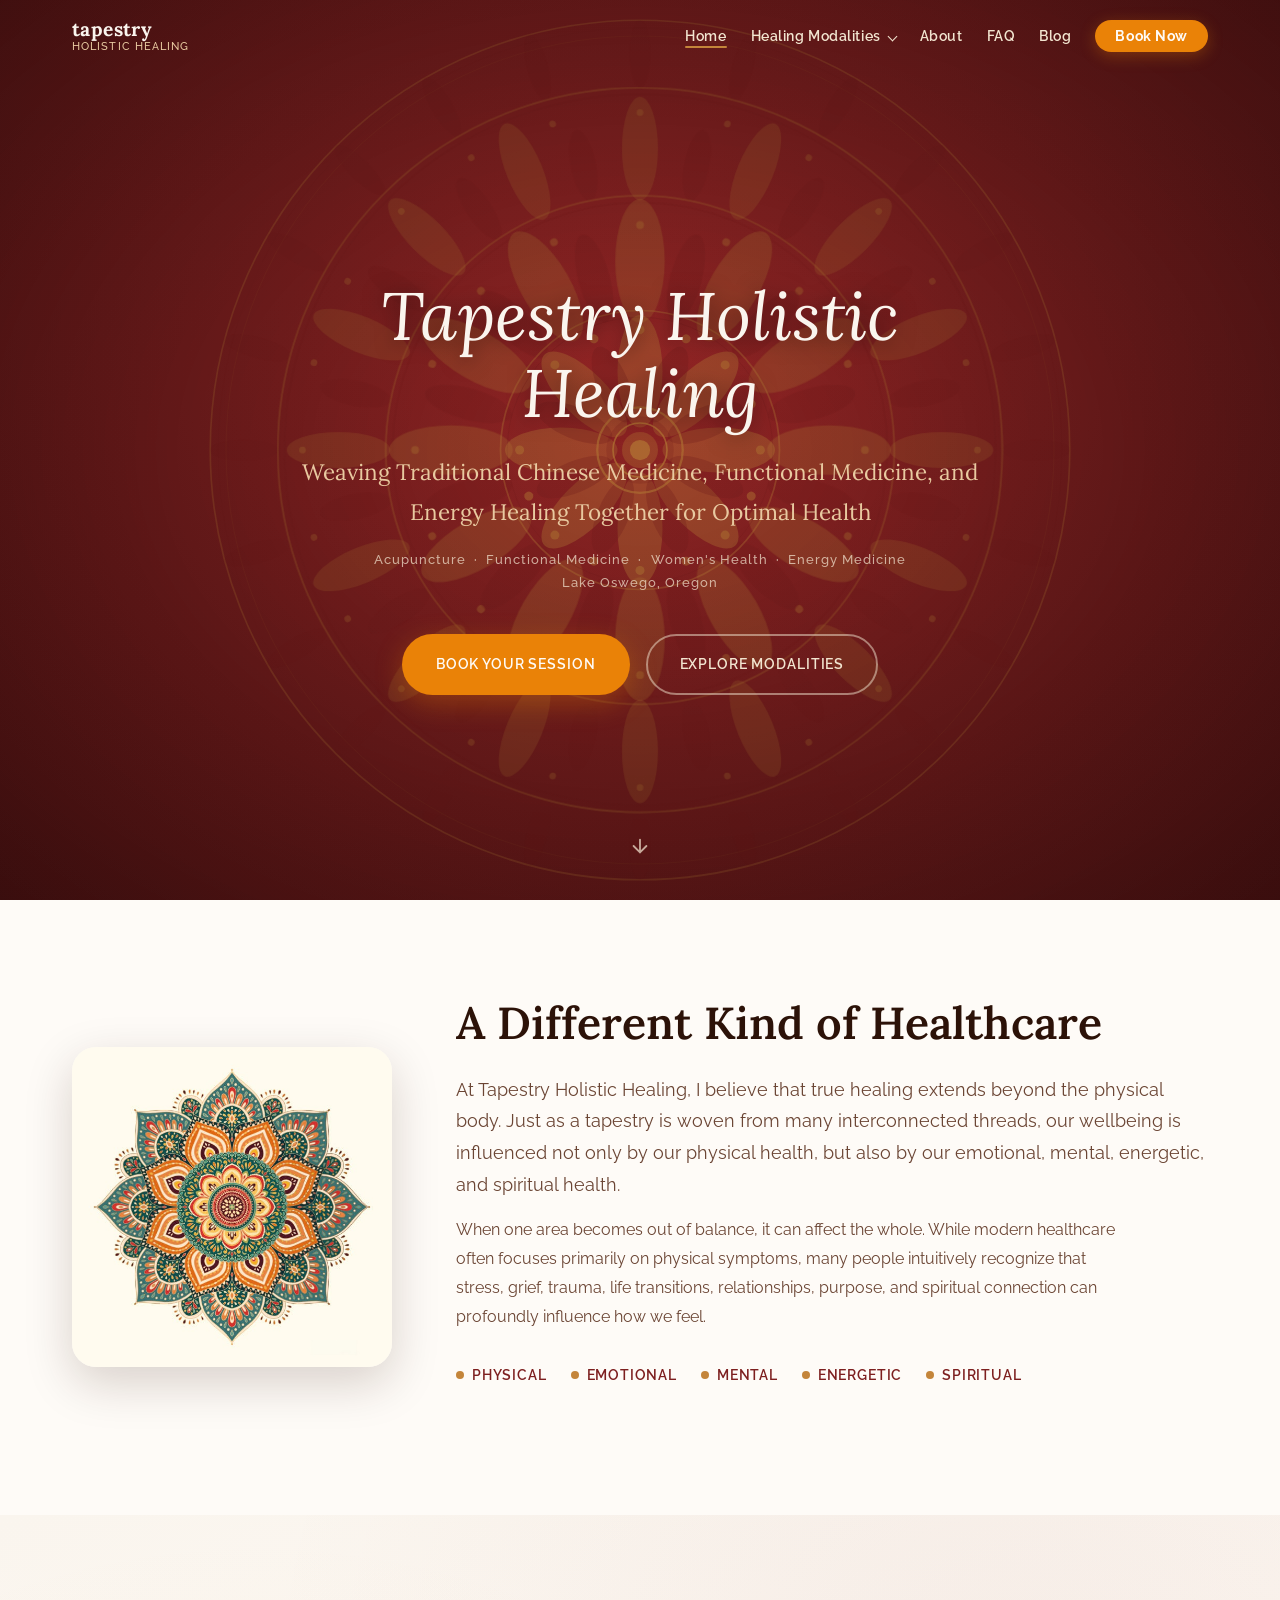
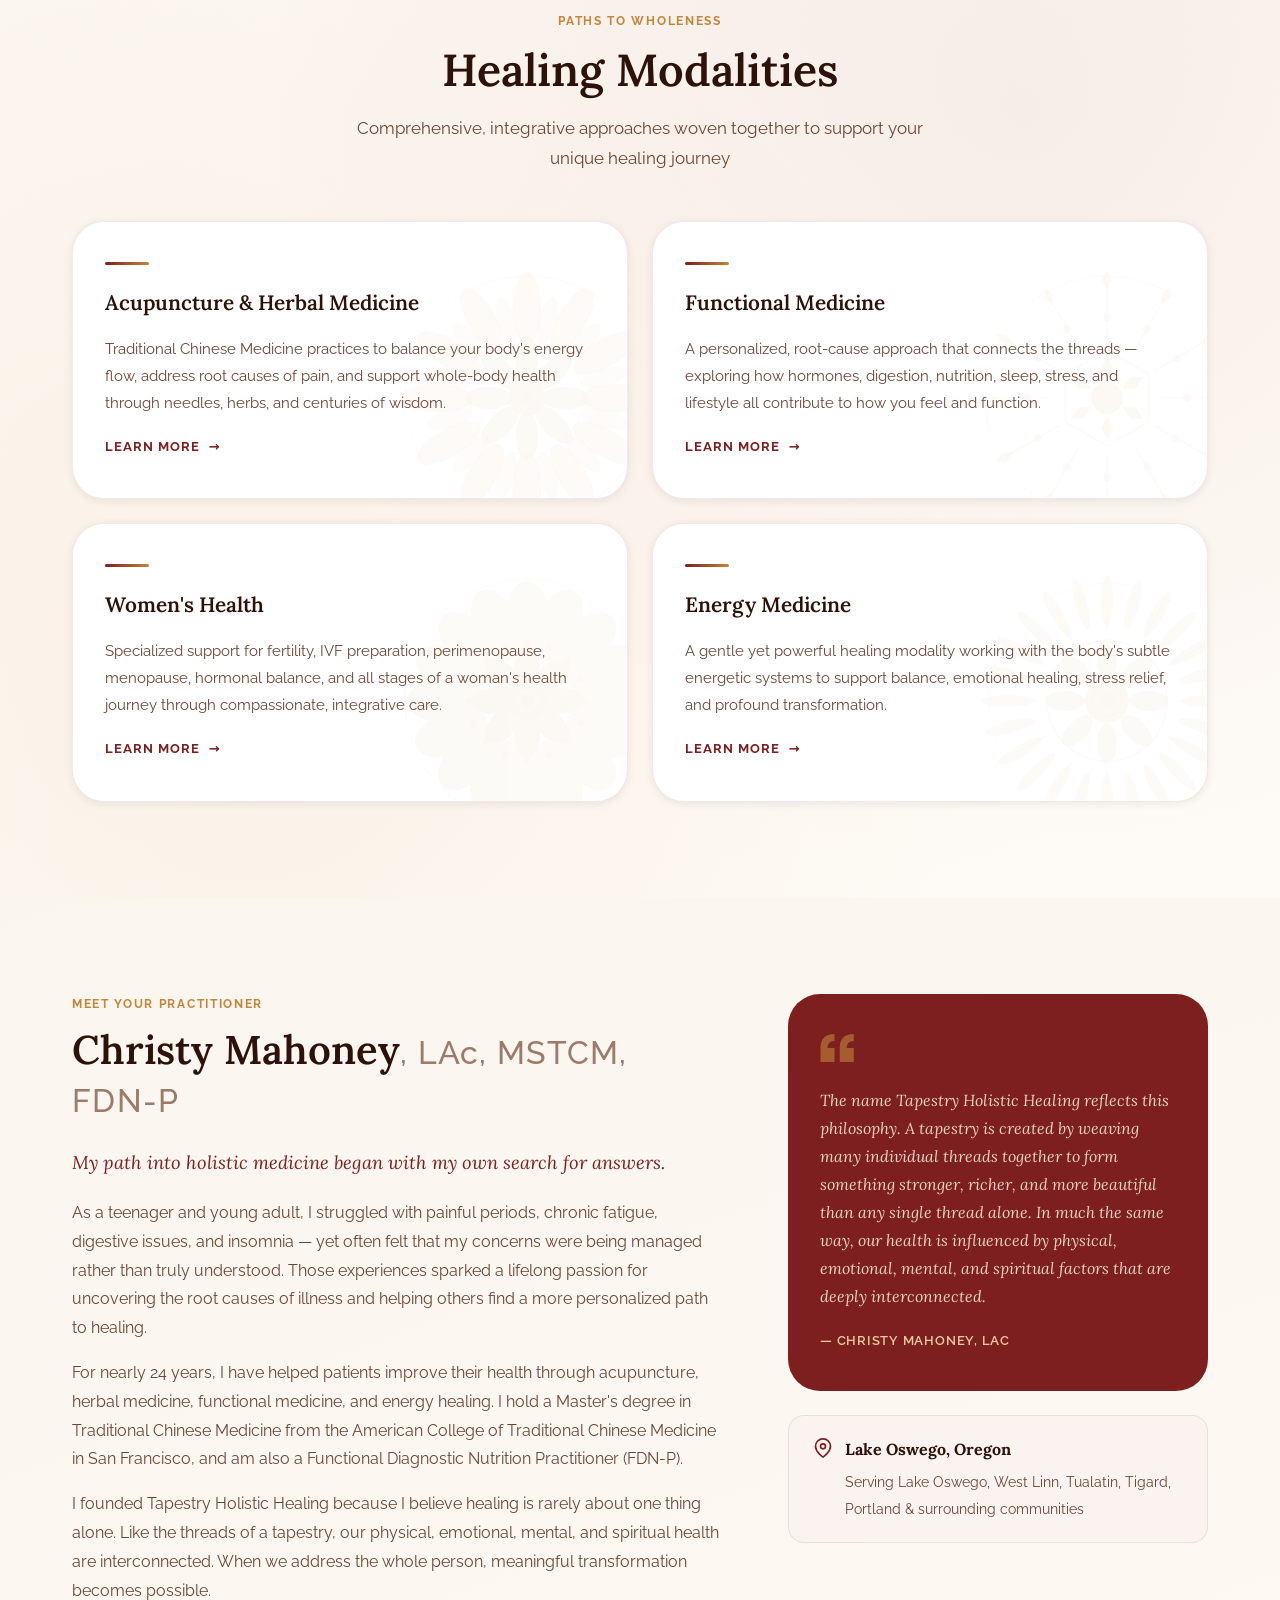
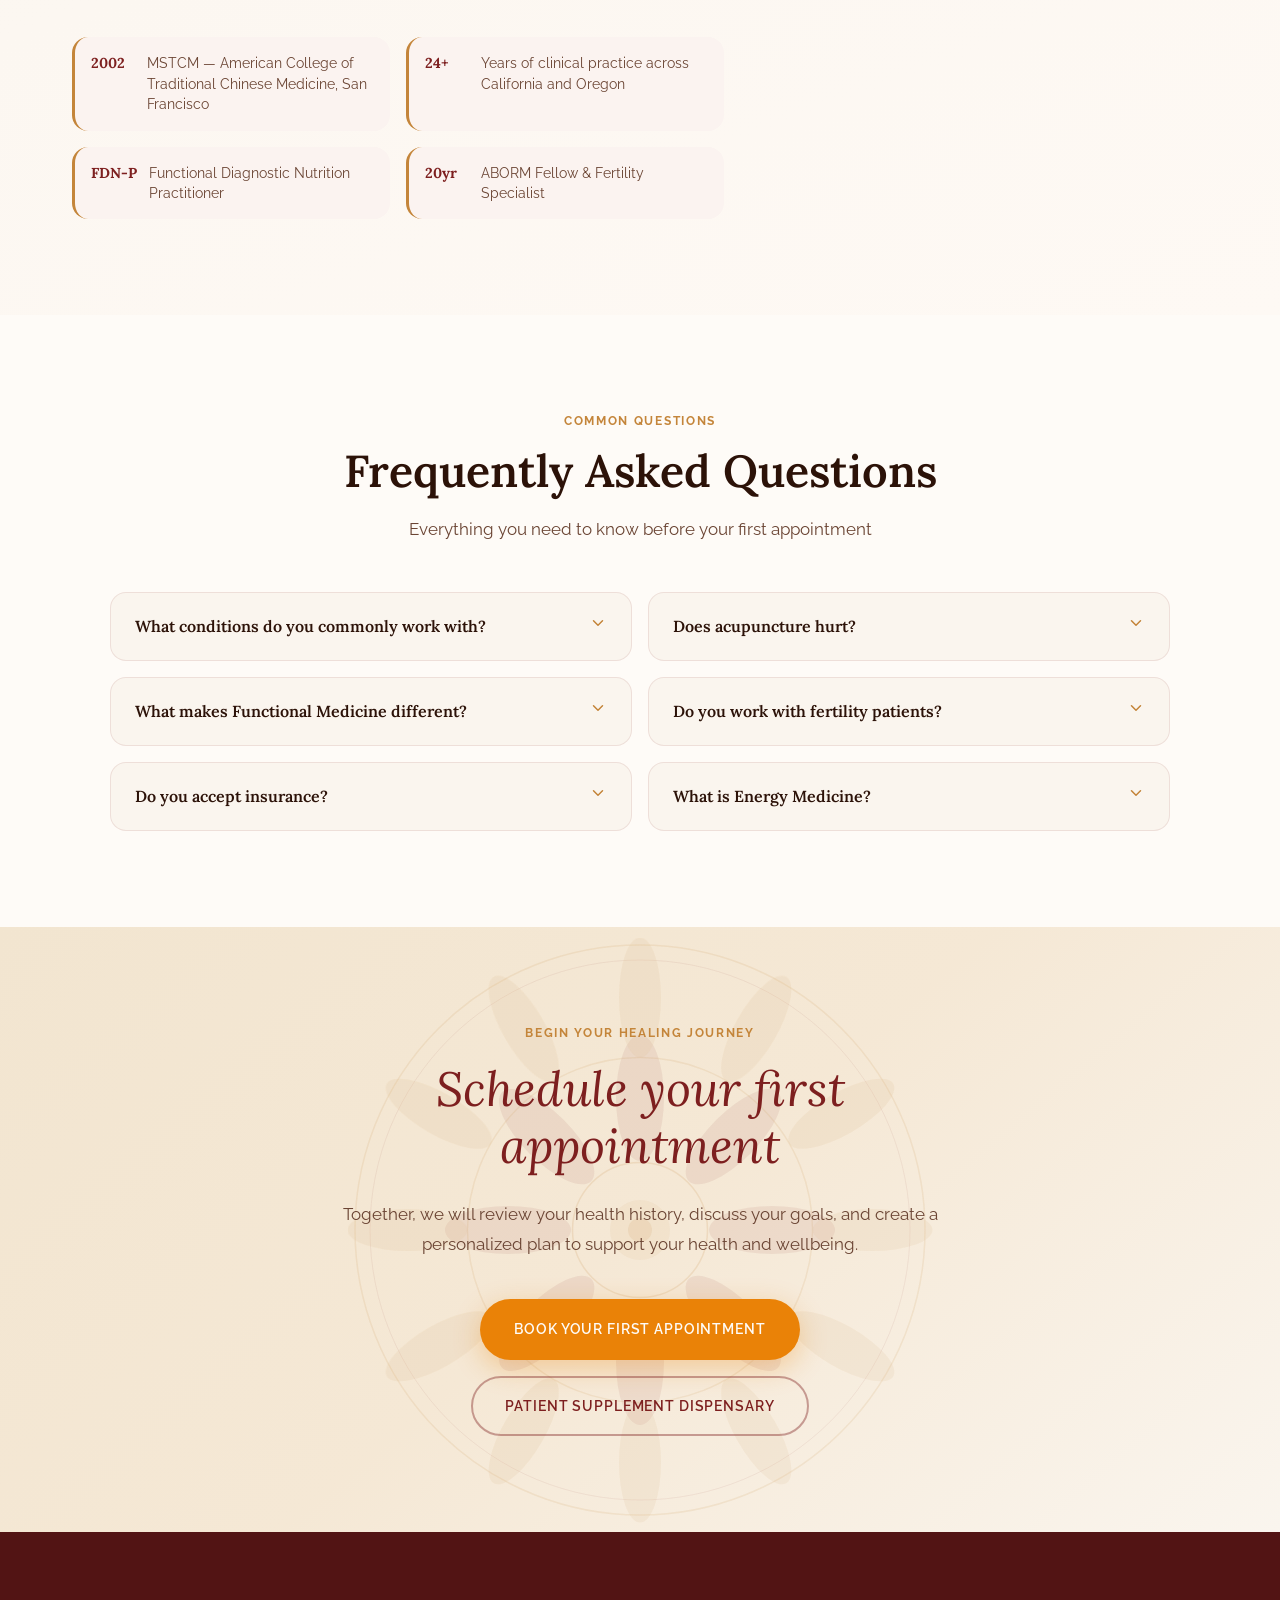
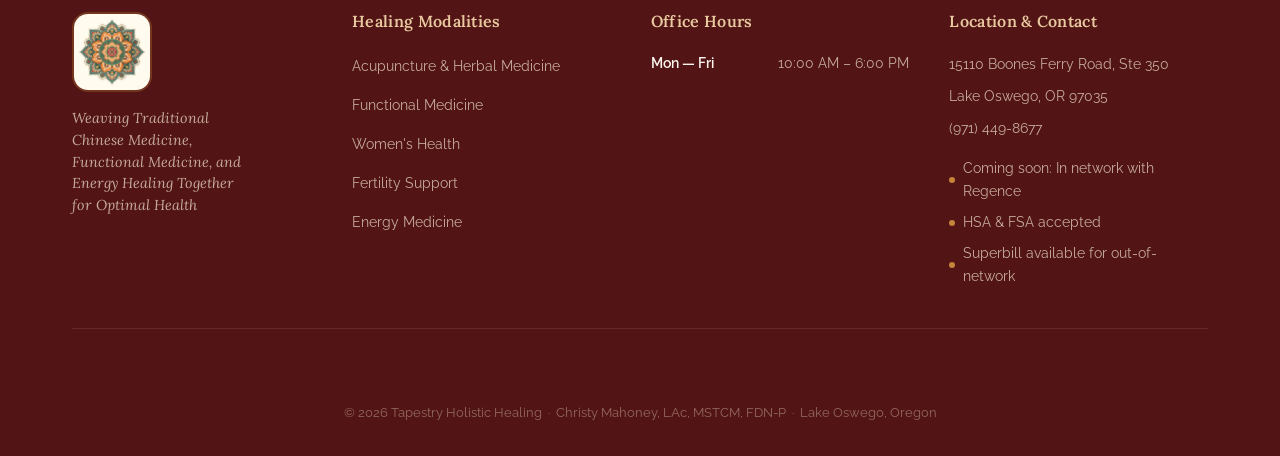
<file: index.html>
<!DOCTYPE html>
<html lang="en">
<head>
    <meta charset="UTF-8">
    <meta name="viewport" content="width=device-width, initial-scale=1.0">
    <title>Acupuncture &amp; Integrative Health in Lake Oswego | Tapestry Holistic Healing</title>
    <meta name="description" content="Tapestry Holistic Healing offers integrative health care including acupuncture, herbal medicine, functional medicine, women's health, and energy medicine in Lake Oswego, Oregon. Christy Mahoney, LAc, MSTCM, FDN&#8209;P.">
    <link rel="canonical" href="https://www.tapestryholistic.health/">
    <meta property="og:type" content="website">
    <meta property="og:title" content="Acupuncture &amp; Integrative Health in Lake Oswego | Tapestry Holistic Healing">
    <meta property="og:description" content="Tapestry Holistic Healing offers integrative health care including acupuncture, herbal medicine, functional medicine, women&#x27;s health, and energy medicine in Lake Oswego, Oregon. Christy Mahoney, LAc, MSTCM, FDN‑P.">
    <meta property="og:url" content="https://www.tapestryholistic.health/">
    <meta property="og:site_name" content="Tapestry Holistic Healing">
    <meta property="og:image" content="https://www.tapestryholistic.health/img/mandala-612x612.jpg">
    <meta property="og:image:width" content="612">
    <meta property="og:image:height" content="612">
    <meta property="og:image:alt" content="Tapestry Holistic Healing mandala">
    <meta name="twitter:card" content="summary">
    <meta name="twitter:title" content="Acupuncture &amp; Integrative Health in Lake Oswego | Tapestry Holistic Healing">
    <meta name="twitter:description" content="Tapestry Holistic Healing offers integrative health care including acupuncture, herbal medicine, functional medicine, women&#x27;s health, and energy medicine in Lake Oswego, Oregon. Christy Mahoney, LAc, MSTCM, FDN‑P.">
    <meta name="twitter:image" content="https://www.tapestryholistic.health/img/mandala-612x612.jpg">
    <meta name="twitter:image:alt" content="Tapestry Holistic Healing mandala">
    <script type="application/ld+json">
{
    "@context": "https://schema.org",
    "@type": "LocalBusiness",
    "@id": "https://www.tapestryholistic.health/#business",
    "name": "Tapestry Holistic Healing",
    "url": "https://www.tapestryholistic.health/",
    "telephone": "+1-971-449-8677",
    "image": "https://www.tapestryholistic.health/img/mandala-612x612.jpg",
    "address": {
        "@type": "PostalAddress",
        "streetAddress": "15110 Boones Ferry Road, Ste 350",
        "addressLocality": "Lake Oswego",
        "addressRegion": "OR",
        "postalCode": "97035",
        "addressCountry": "US"
    },
    "openingHoursSpecification": [
        {
            "@type": "OpeningHoursSpecification",
            "dayOfWeek": [
                "Monday",
                "Tuesday",
                "Wednesday",
                "Thursday",
                "Friday"
            ],
            "opens": "10:00",
            "closes": "18:00"
        }
    ]
}
</script>
    <link rel="preconnect" href="https://fonts.googleapis.com">
    <link rel="preconnect" href="https://fonts.gstatic.com" crossorigin>
    <link href="https://fonts.googleapis.com/css2?family=Lora:ital,wght@0,400;0,500;0,600;0,700;1,400;1,500&family=Raleway:wght@300;400;500;600;700&display=swap" rel="stylesheet">
    <link rel="stylesheet" href="styles.css">
</head>
<body>

    <!-- ======================================================
         NAVIGATION
         ====================================================== -->
    <nav class="navbar" id="navbar" role="navigation" aria-label="Main navigation">
        <div class="nav-container">
            <a href="/" class="nav-brand" aria-label="Tapestry Holistic Healing — Home">
                <span class="nav-brand-words" aria-hidden="true">
                    <span class="nav-brand-main">tapestry</span>
                    <span class="nav-brand-sub">holistic healing</span>
                </span>
            </a>
            <button class="hamburger" id="hamburger" aria-label="Open navigation menu" aria-expanded="false" aria-controls="navMenu">
                <span></span><span></span><span></span>
            </button>
            <ul class="nav-menu" id="navMenu" role="list">
                <li><a href="#home"        class="nav-link">Home</a></li>
                <li class="nav-item nav-item--dropdown">
                    <a href="#modalities" class="nav-link nav-link--has-submenu">Healing Modalities<span class="nav-caret" aria-hidden="true"></span></a>
                    <ul class="nav-submenu">
                        <li><a href="/acupuncture/" class="nav-link">Acupuncture &amp; Herbal Medicine</a></li>
                        <li><a href="/functional-medicine/" class="nav-link">Functional Medicine</a></li>
                        <li><a href="/womens-health/" class="nav-link">Women's Health</a></li>
                        <li><a href="/fertility/" class="nav-link">Fertility Support</a></li>
                        <li><a href="/energy-medicine/" class="nav-link">Energy Medicine</a></li>
                    </ul>
                </li>
                <li><a href="#about"       class="nav-link">About</a></li>
                <li><a href="#faq"         class="nav-link">FAQ</a></li>
                <li><a href="/blog/"       class="nav-link">Blog</a></li>
                <li><a href="https://tapestryholistic.acubliss.app/portal/booking/christina-mahoney/lake-oswego/" class="nav-link nav-book" target="_blank" rel="noopener noreferrer">Book Now</a></li>
            </ul>
        </div>
    </nav>


    <!-- ======================================================
         HERO
         ====================================================== -->
    <section class="hero" id="home" aria-label="Welcome">

        <!-- Animated mandala SVG -->
        <div class="hero-mandala" aria-hidden="true">
            <svg viewBox="0 0 800 800" xmlns="http://www.w3.org/2000/svg" class="mandala-svg" focusable="false">
                <g transform="translate(400 400)">

                    <!-- ── Outer boundary rings ── -->
                    <circle r="382" fill="none" stroke="#C4853A" stroke-width="1.5" opacity="0.28"/>
                    <circle r="375" fill="none" stroke="#7D1F1F" stroke-width="0.8" opacity="0.22"/>
                    <circle r="368" fill="none" stroke="#C4853A" stroke-width="0.5" opacity="0.15"/>

                    <!-- ── Edge petals — 24 petals (15° apart) crimson ── -->
                    <g fill="#7D1F1F" opacity="0.18">
                        <ellipse cx="0" cy="-352" rx="9" ry="30"/>
                        <ellipse cx="0" cy="-352" rx="9" ry="30" transform="rotate(15)"/>
                        <ellipse cx="0" cy="-352" rx="9" ry="30" transform="rotate(30)"/>
                        <ellipse cx="0" cy="-352" rx="9" ry="30" transform="rotate(45)"/>
                        <ellipse cx="0" cy="-352" rx="9" ry="30" transform="rotate(60)"/>
                        <ellipse cx="0" cy="-352" rx="9" ry="30" transform="rotate(75)"/>
                        <ellipse cx="0" cy="-352" rx="9" ry="30" transform="rotate(90)"/>
                        <ellipse cx="0" cy="-352" rx="9" ry="30" transform="rotate(105)"/>
                        <ellipse cx="0" cy="-352" rx="9" ry="30" transform="rotate(120)"/>
                        <ellipse cx="0" cy="-352" rx="9" ry="30" transform="rotate(135)"/>
                        <ellipse cx="0" cy="-352" rx="9" ry="30" transform="rotate(150)"/>
                        <ellipse cx="0" cy="-352" rx="9" ry="30" transform="rotate(165)"/>
                        <ellipse cx="0" cy="-352" rx="9" ry="30" transform="rotate(180)"/>
                        <ellipse cx="0" cy="-352" rx="9" ry="30" transform="rotate(195)"/>
                        <ellipse cx="0" cy="-352" rx="9" ry="30" transform="rotate(210)"/>
                        <ellipse cx="0" cy="-352" rx="9" ry="30" transform="rotate(225)"/>
                        <ellipse cx="0" cy="-352" rx="9" ry="30" transform="rotate(240)"/>
                        <ellipse cx="0" cy="-352" rx="9" ry="30" transform="rotate(255)"/>
                        <ellipse cx="0" cy="-352" rx="9" ry="30" transform="rotate(270)"/>
                        <ellipse cx="0" cy="-352" rx="9" ry="30" transform="rotate(285)"/>
                        <ellipse cx="0" cy="-352" rx="9" ry="30" transform="rotate(300)"/>
                        <ellipse cx="0" cy="-352" rx="9" ry="30" transform="rotate(315)"/>
                        <ellipse cx="0" cy="-352" rx="9" ry="30" transform="rotate(330)"/>
                        <ellipse cx="0" cy="-352" rx="9" ry="30" transform="rotate(345)"/>
                    </g>

                    <!-- ── Ring separator ── -->
                    <circle r="322" fill="none" stroke="#C4853A" stroke-width="1.5" opacity="0.32"/>
                    <circle r="316" fill="none" stroke="#7D1F1F" stroke-width="0.8" opacity="0.25"/>

                    <!-- ── Outer dot ring — 24 dots ── -->
                    <g fill="#C4853A" opacity="0.3">
                        <circle cx="0" cy="-300" r="3"/>
                        <circle cx="0" cy="-300" r="3" transform="rotate(15)"/>
                        <circle cx="0" cy="-300" r="3" transform="rotate(30)"/>
                        <circle cx="0" cy="-300" r="3" transform="rotate(45)"/>
                        <circle cx="0" cy="-300" r="3" transform="rotate(60)"/>
                        <circle cx="0" cy="-300" r="3" transform="rotate(75)"/>
                        <circle cx="0" cy="-300" r="3" transform="rotate(90)"/>
                        <circle cx="0" cy="-300" r="3" transform="rotate(105)"/>
                        <circle cx="0" cy="-300" r="3" transform="rotate(120)"/>
                        <circle cx="0" cy="-300" r="3" transform="rotate(135)"/>
                        <circle cx="0" cy="-300" r="3" transform="rotate(150)"/>
                        <circle cx="0" cy="-300" r="3" transform="rotate(165)"/>
                        <circle cx="0" cy="-300" r="3" transform="rotate(180)"/>
                        <circle cx="0" cy="-300" r="3" transform="rotate(195)"/>
                        <circle cx="0" cy="-300" r="3" transform="rotate(210)"/>
                        <circle cx="0" cy="-300" r="3" transform="rotate(225)"/>
                        <circle cx="0" cy="-300" r="3" transform="rotate(240)"/>
                        <circle cx="0" cy="-300" r="3" transform="rotate(255)"/>
                        <circle cx="0" cy="-300" r="3" transform="rotate(270)"/>
                        <circle cx="0" cy="-300" r="3" transform="rotate(285)"/>
                        <circle cx="0" cy="-300" r="3" transform="rotate(300)"/>
                        <circle cx="0" cy="-300" r="3" transform="rotate(315)"/>
                        <circle cx="0" cy="-300" r="3" transform="rotate(330)"/>
                        <circle cx="0" cy="-300" r="3" transform="rotate(345)"/>
                    </g>

                    <!-- ── Outer petal ring — 16 gold petals ── -->
                    <g fill="#C4853A" opacity="0.22">
                        <ellipse cx="0" cy="-268" rx="16" ry="46"/>
                        <ellipse cx="0" cy="-268" rx="16" ry="46" transform="rotate(22.5)"/>
                        <ellipse cx="0" cy="-268" rx="16" ry="46" transform="rotate(45)"/>
                        <ellipse cx="0" cy="-268" rx="16" ry="46" transform="rotate(67.5)"/>
                        <ellipse cx="0" cy="-268" rx="16" ry="46" transform="rotate(90)"/>
                        <ellipse cx="0" cy="-268" rx="16" ry="46" transform="rotate(112.5)"/>
                        <ellipse cx="0" cy="-268" rx="16" ry="46" transform="rotate(135)"/>
                        <ellipse cx="0" cy="-268" rx="16" ry="46" transform="rotate(157.5)"/>
                        <ellipse cx="0" cy="-268" rx="16" ry="46" transform="rotate(180)"/>
                        <ellipse cx="0" cy="-268" rx="16" ry="46" transform="rotate(202.5)"/>
                        <ellipse cx="0" cy="-268" rx="16" ry="46" transform="rotate(225)"/>
                        <ellipse cx="0" cy="-268" rx="16" ry="46" transform="rotate(247.5)"/>
                        <ellipse cx="0" cy="-268" rx="16" ry="46" transform="rotate(270)"/>
                        <ellipse cx="0" cy="-268" rx="16" ry="46" transform="rotate(292.5)"/>
                        <ellipse cx="0" cy="-268" rx="16" ry="46" transform="rotate(315)"/>
                        <ellipse cx="0" cy="-268" rx="16" ry="46" transform="rotate(337.5)"/>
                    </g>
                    <!-- 16 crimson inter-petals (offset 11.25°) -->
                    <g fill="#7D1F1F" opacity="0.18">
                        <ellipse cx="0" cy="-258" rx="11" ry="32" transform="rotate(11.25)"/>
                        <ellipse cx="0" cy="-258" rx="11" ry="32" transform="rotate(33.75)"/>
                        <ellipse cx="0" cy="-258" rx="11" ry="32" transform="rotate(56.25)"/>
                        <ellipse cx="0" cy="-258" rx="11" ry="32" transform="rotate(78.75)"/>
                        <ellipse cx="0" cy="-258" rx="11" ry="32" transform="rotate(101.25)"/>
                        <ellipse cx="0" cy="-258" rx="11" ry="32" transform="rotate(123.75)"/>
                        <ellipse cx="0" cy="-258" rx="11" ry="32" transform="rotate(146.25)"/>
                        <ellipse cx="0" cy="-258" rx="11" ry="32" transform="rotate(168.75)"/>
                        <ellipse cx="0" cy="-258" rx="11" ry="32" transform="rotate(191.25)"/>
                        <ellipse cx="0" cy="-258" rx="11" ry="32" transform="rotate(213.75)"/>
                        <ellipse cx="0" cy="-258" rx="11" ry="32" transform="rotate(236.25)"/>
                        <ellipse cx="0" cy="-258" rx="11" ry="32" transform="rotate(258.75)"/>
                        <ellipse cx="0" cy="-258" rx="11" ry="32" transform="rotate(281.25)"/>
                        <ellipse cx="0" cy="-258" rx="11" ry="32" transform="rotate(303.75)"/>
                        <ellipse cx="0" cy="-258" rx="11" ry="32" transform="rotate(326.25)"/>
                        <ellipse cx="0" cy="-258" rx="11" ry="32" transform="rotate(348.75)"/>
                    </g>

                    <!-- ── Ring separator ── -->
                    <circle r="226" fill="none" stroke="#C4853A" stroke-width="1.5" opacity="0.32"/>
                    <circle r="220" fill="none" stroke="#7D1F1F" stroke-width="0.8" opacity="0.26"/>

                    <!-- ── Middle dot ring — 16 dots ── -->
                    <g fill="#C4853A" opacity="0.38">
                        <circle cx="0" cy="-200" r="3.5"/>
                        <circle cx="0" cy="-200" r="3.5" transform="rotate(22.5)"/>
                        <circle cx="0" cy="-200" r="3.5" transform="rotate(45)"/>
                        <circle cx="0" cy="-200" r="3.5" transform="rotate(67.5)"/>
                        <circle cx="0" cy="-200" r="3.5" transform="rotate(90)"/>
                        <circle cx="0" cy="-200" r="3.5" transform="rotate(112.5)"/>
                        <circle cx="0" cy="-200" r="3.5" transform="rotate(135)"/>
                        <circle cx="0" cy="-200" r="3.5" transform="rotate(157.5)"/>
                        <circle cx="0" cy="-200" r="3.5" transform="rotate(180)"/>
                        <circle cx="0" cy="-200" r="3.5" transform="rotate(202.5)"/>
                        <circle cx="0" cy="-200" r="3.5" transform="rotate(225)"/>
                        <circle cx="0" cy="-200" r="3.5" transform="rotate(247.5)"/>
                        <circle cx="0" cy="-200" r="3.5" transform="rotate(270)"/>
                        <circle cx="0" cy="-200" r="3.5" transform="rotate(292.5)"/>
                        <circle cx="0" cy="-200" r="3.5" transform="rotate(315)"/>
                        <circle cx="0" cy="-200" r="3.5" transform="rotate(337.5)"/>
                    </g>

                    <!-- ── Middle petal ring — 12 gold petals ── -->
                    <g fill="#C4853A" opacity="0.28">
                        <ellipse cx="0" cy="-168" rx="22" ry="55"/>
                        <ellipse cx="0" cy="-168" rx="22" ry="55" transform="rotate(30)"/>
                        <ellipse cx="0" cy="-168" rx="22" ry="55" transform="rotate(60)"/>
                        <ellipse cx="0" cy="-168" rx="22" ry="55" transform="rotate(90)"/>
                        <ellipse cx="0" cy="-168" rx="22" ry="55" transform="rotate(120)"/>
                        <ellipse cx="0" cy="-168" rx="22" ry="55" transform="rotate(150)"/>
                        <ellipse cx="0" cy="-168" rx="22" ry="55" transform="rotate(180)"/>
                        <ellipse cx="0" cy="-168" rx="22" ry="55" transform="rotate(210)"/>
                        <ellipse cx="0" cy="-168" rx="22" ry="55" transform="rotate(240)"/>
                        <ellipse cx="0" cy="-168" rx="22" ry="55" transform="rotate(270)"/>
                        <ellipse cx="0" cy="-168" rx="22" ry="55" transform="rotate(300)"/>
                        <ellipse cx="0" cy="-168" rx="22" ry="55" transform="rotate(330)"/>
                    </g>
                    <!-- 12 crimson inter-petals (offset 15°) -->
                    <g fill="#7D1F1F" opacity="0.22">
                        <ellipse cx="0" cy="-158" rx="14" ry="40" transform="rotate(15)"/>
                        <ellipse cx="0" cy="-158" rx="14" ry="40" transform="rotate(45)"/>
                        <ellipse cx="0" cy="-158" rx="14" ry="40" transform="rotate(75)"/>
                        <ellipse cx="0" cy="-158" rx="14" ry="40" transform="rotate(105)"/>
                        <ellipse cx="0" cy="-158" rx="14" ry="40" transform="rotate(135)"/>
                        <ellipse cx="0" cy="-158" rx="14" ry="40" transform="rotate(165)"/>
                        <ellipse cx="0" cy="-158" rx="14" ry="40" transform="rotate(195)"/>
                        <ellipse cx="0" cy="-158" rx="14" ry="40" transform="rotate(225)"/>
                        <ellipse cx="0" cy="-158" rx="14" ry="40" transform="rotate(255)"/>
                        <ellipse cx="0" cy="-158" rx="14" ry="40" transform="rotate(285)"/>
                        <ellipse cx="0" cy="-158" rx="14" ry="40" transform="rotate(315)"/>
                        <ellipse cx="0" cy="-158" rx="14" ry="40" transform="rotate(345)"/>
                    </g>

                    <!-- ── Inner ring separator ── -->
                    <circle r="124" fill="none" stroke="#C4853A" stroke-width="1.5" opacity="0.38"/>
                    <circle r="118" fill="none" stroke="#7D1F1F" stroke-width="0.8" opacity="0.3"/>

                    <!-- ── Inner dot ring — 16 dots ── -->
                    <g fill="#C4853A" opacity="0.48">
                        <circle cx="0" cy="-107" r="4"/>
                        <circle cx="0" cy="-107" r="4" transform="rotate(22.5)"/>
                        <circle cx="0" cy="-107" r="4" transform="rotate(45)"/>
                        <circle cx="0" cy="-107" r="4" transform="rotate(67.5)"/>
                        <circle cx="0" cy="-107" r="4" transform="rotate(90)"/>
                        <circle cx="0" cy="-107" r="4" transform="rotate(112.5)"/>
                        <circle cx="0" cy="-107" r="4" transform="rotate(135)"/>
                        <circle cx="0" cy="-107" r="4" transform="rotate(157.5)"/>
                        <circle cx="0" cy="-107" r="4" transform="rotate(180)"/>
                        <circle cx="0" cy="-107" r="4" transform="rotate(202.5)"/>
                        <circle cx="0" cy="-107" r="4" transform="rotate(225)"/>
                        <circle cx="0" cy="-107" r="4" transform="rotate(247.5)"/>
                        <circle cx="0" cy="-107" r="4" transform="rotate(270)"/>
                        <circle cx="0" cy="-107" r="4" transform="rotate(292.5)"/>
                        <circle cx="0" cy="-107" r="4" transform="rotate(315)"/>
                        <circle cx="0" cy="-107" r="4" transform="rotate(337.5)"/>
                    </g>

                    <!-- ── Inner lotus — 8 gold petals ── -->
                    <g fill="#C4853A" opacity="0.38">
                        <ellipse cx="0" cy="-70" rx="20" ry="50"/>
                        <ellipse cx="0" cy="-70" rx="20" ry="50" transform="rotate(45)"/>
                        <ellipse cx="0" cy="-70" rx="20" ry="50" transform="rotate(90)"/>
                        <ellipse cx="0" cy="-70" rx="20" ry="50" transform="rotate(135)"/>
                        <ellipse cx="0" cy="-70" rx="20" ry="50" transform="rotate(180)"/>
                        <ellipse cx="0" cy="-70" rx="20" ry="50" transform="rotate(225)"/>
                        <ellipse cx="0" cy="-70" rx="20" ry="50" transform="rotate(270)"/>
                        <ellipse cx="0" cy="-70" rx="20" ry="50" transform="rotate(315)"/>
                    </g>
                    <!-- 8 crimson inter-petals (offset 22.5°) -->
                    <g fill="#7D1F1F" opacity="0.3">
                        <ellipse cx="0" cy="-63" rx="14" ry="36" transform="rotate(22.5)"/>
                        <ellipse cx="0" cy="-63" rx="14" ry="36" transform="rotate(67.5)"/>
                        <ellipse cx="0" cy="-63" rx="14" ry="36" transform="rotate(112.5)"/>
                        <ellipse cx="0" cy="-63" rx="14" ry="36" transform="rotate(157.5)"/>
                        <ellipse cx="0" cy="-63" rx="14" ry="36" transform="rotate(202.5)"/>
                        <ellipse cx="0" cy="-63" rx="14" ry="36" transform="rotate(247.5)"/>
                        <ellipse cx="0" cy="-63" rx="14" ry="36" transform="rotate(292.5)"/>
                        <ellipse cx="0" cy="-63" rx="14" ry="36" transform="rotate(337.5)"/>
                    </g>

                    <!-- ── Center circles ── -->
                    <circle r="38" fill="none" stroke="#C4853A" stroke-width="2"   opacity="0.55"/>
                    <circle r="30" fill="#7D1F1F"                                  opacity="0.22"/>
                    <circle r="24" fill="none" stroke="#C4853A" stroke-width="1.5" opacity="0.65"/>
                    <circle r="16" fill="#C4853A"                                  opacity="0.32"/>
                    <circle r="9"  fill="#C4853A"                                  opacity="0.65"/>
                </g>
            </svg>
        </div>

        <div class="hero-overlay" aria-hidden="true"></div>

        <div class="hero-content">
            <h1 class="hero-title">Tapestry Holistic Healing</h1>
            <p class="hero-subtitle">Weaving Traditional Chinese Medicine, Functional Medicine, and Energy Healing Together for Optimal Health</p>
            <p class="hero-descriptor">Acupuncture &nbsp;·&nbsp; Functional Medicine &nbsp;·&nbsp; Women's Health &nbsp;·&nbsp; Energy Medicine<br>Lake Oswego, Oregon</p>
            <div class="hero-actions">
                <a href="https://tapestryholistic.acubliss.app/portal/booking/christina-mahoney/lake-oswego/" class="btn btn-gold" target="_blank">Book Your Session</a>
                <a href="#modalities" class="btn btn-outline-cream">Explore Modalities</a>
            </div>
        </div>

        <a href="#welcome" class="hero-scroll" aria-label="Scroll to content">
            <svg width="22" height="22" viewBox="0 0 24 24" fill="none" stroke="currentColor" stroke-width="2" stroke-linecap="round" stroke-linejoin="round" aria-hidden="true">
                <path d="M12 5v14M5 12l7 7 7-7"/>
            </svg>
        </a>
    </section>


    <!-- ======================================================
         WELCOME / PHILOSOPHY
         ====================================================== -->
    <section class="welcome" id="welcome">
        <div class="container">
            <div class="welcome-inner">
                <div class="welcome-emblem">
                    <img src="img/mandala-612x612.jpg" alt="" class="welcome-logo-img" aria-hidden="true">
                </div>
                <div class="welcome-text">
                    <h2>A Different Kind of Healthcare</h2>
                    <p class="welcome-lead">At Tapestry Holistic Healing, I believe that true healing extends beyond the physical body. Just as a tapestry is woven from many interconnected threads, our wellbeing is influenced not only by our physical health, but also by our emotional, mental, energetic, and spiritual health.</p>
                    <p>When one area becomes out of balance, it can affect the whole. While modern healthcare often focuses primarily on physical symptoms, many people intuitively recognize that stress, grief, trauma, life transitions, relationships, purpose, and spiritual connection can profoundly influence how we feel.</p>
                    <div class="welcome-pillars" aria-label="Five dimensions of wellbeing">
                        <div class="pillar">
                            <span class="pillar-dot" aria-hidden="true"></span>
                            <span>Physical</span>
                        </div>
                        <div class="pillar">
                            <span class="pillar-dot" aria-hidden="true"></span>
                            <span>Emotional</span>
                        </div>
                        <div class="pillar">
                            <span class="pillar-dot" aria-hidden="true"></span>
                            <span>Mental</span>
                        </div>
                        <div class="pillar">
                            <span class="pillar-dot" aria-hidden="true"></span>
                            <span>Energetic</span>
                        </div>
                        <div class="pillar">
                            <span class="pillar-dot" aria-hidden="true"></span>
                            <span>Spiritual</span>
                        </div>
                    </div>
                </div>
            </div>
        </div>
    </section>


    <!-- ======================================================
         HEALING MODALITIES
         ====================================================== -->
    <section class="modalities" id="modalities">
        <div class="container">
            <div class="section-header">
                <span class="eyebrow eyebrow--light">Paths to Wholeness</span>
                <h2 class="section-title">Healing Modalities</h2>
                <p class="section-subtitle">Comprehensive, integrative approaches woven together to support your unique healing journey</p>
            </div>

            <div class="modalities-grid">

                <!-- Acupuncture & Herbal Medicine -->
                <a href="/acupuncture/" class="modality-card" aria-label="Acupuncture and Herbal Medicine — Learn More">
                    <div class="card-accent" aria-hidden="true"></div>
                    <h3>Acupuncture &amp; Herbal Medicine</h3>
                    <p>Traditional Chinese Medicine practices to balance your body's energy flow, address root causes of pain, and support whole-body health through needles, herbs, and centuries of wisdom.</p>
                    <span class="modality-link" aria-hidden="true">Learn More <span class="arrow">→</span></span>
                    <div class="modality-mandala" aria-hidden="true">
                        <svg viewBox="0 0 260 260" xmlns="http://www.w3.org/2000/svg" focusable="false">
                            <g transform="translate(130 130)">
                                <circle r="122" fill="none" stroke="currentColor" stroke-width="1" opacity="0.5"/>
                                <g fill="currentColor" opacity="0.6">
                                    <ellipse cx="0" cy="-90" rx="14" ry="36"/><ellipse cx="0" cy="-90" rx="14" ry="36" transform="rotate(30)"/>
                                    <ellipse cx="0" cy="-90" rx="14" ry="36" transform="rotate(60)"/><ellipse cx="0" cy="-90" rx="14" ry="36" transform="rotate(90)"/>
                                    <ellipse cx="0" cy="-90" rx="14" ry="36" transform="rotate(120)"/><ellipse cx="0" cy="-90" rx="14" ry="36" transform="rotate(150)"/>
                                    <ellipse cx="0" cy="-90" rx="14" ry="36" transform="rotate(180)"/><ellipse cx="0" cy="-90" rx="14" ry="36" transform="rotate(210)"/>
                                    <ellipse cx="0" cy="-90" rx="14" ry="36" transform="rotate(240)"/><ellipse cx="0" cy="-90" rx="14" ry="36" transform="rotate(270)"/>
                                    <ellipse cx="0" cy="-90" rx="14" ry="36" transform="rotate(300)"/><ellipse cx="0" cy="-90" rx="14" ry="36" transform="rotate(330)"/>
                                </g>
                                <g fill="currentColor" opacity="0.35">
                                    <ellipse cx="0" cy="-80" rx="9" ry="24" transform="rotate(15)"/><ellipse cx="0" cy="-80" rx="9" ry="24" transform="rotate(45)"/>
                                    <ellipse cx="0" cy="-80" rx="9" ry="24" transform="rotate(75)"/><ellipse cx="0" cy="-80" rx="9" ry="24" transform="rotate(105)"/>
                                    <ellipse cx="0" cy="-80" rx="9" ry="24" transform="rotate(135)"/><ellipse cx="0" cy="-80" rx="9" ry="24" transform="rotate(165)"/>
                                    <ellipse cx="0" cy="-80" rx="9" ry="24" transform="rotate(195)"/><ellipse cx="0" cy="-80" rx="9" ry="24" transform="rotate(225)"/>
                                    <ellipse cx="0" cy="-80" rx="9" ry="24" transform="rotate(255)"/><ellipse cx="0" cy="-80" rx="9" ry="24" transform="rotate(285)"/>
                                    <ellipse cx="0" cy="-80" rx="9" ry="24" transform="rotate(315)"/><ellipse cx="0" cy="-80" rx="9" ry="24" transform="rotate(345)"/>
                                </g>
                                <circle r="56" fill="none" stroke="currentColor" stroke-width="1" opacity="0.4"/>
                                <g fill="currentColor" opacity="0.65">
                                    <ellipse cx="0" cy="-38" rx="11" ry="24"/><ellipse cx="0" cy="-38" rx="11" ry="24" transform="rotate(45)"/>
                                    <ellipse cx="0" cy="-38" rx="11" ry="24" transform="rotate(90)"/><ellipse cx="0" cy="-38" rx="11" ry="24" transform="rotate(135)"/>
                                    <ellipse cx="0" cy="-38" rx="11" ry="24" transform="rotate(180)"/><ellipse cx="0" cy="-38" rx="11" ry="24" transform="rotate(225)"/>
                                    <ellipse cx="0" cy="-38" rx="11" ry="24" transform="rotate(270)"/><ellipse cx="0" cy="-38" rx="11" ry="24" transform="rotate(315)"/>
                                </g>
                                <circle r="18" fill="currentColor" opacity="0.7"/>
                                <circle r="12" fill="none" stroke="currentColor" stroke-width="1.5" opacity="0.8"/>
                                <circle r="6" fill="currentColor" opacity="0.9"/>
                            </g>
                        </svg>
                    </div>
                </a>

                <!-- Functional Medicine -->
                <a href="/functional-medicine/" class="modality-card" aria-label="Functional Medicine — Learn More">
                    <div class="card-accent" aria-hidden="true"></div>
                    <h3>Functional Medicine</h3>
                    <p>A personalized, root-cause approach that connects the threads — exploring how hormones, digestion, nutrition, sleep, stress, and lifestyle all contribute to how you feel and function.</p>
                    <span class="modality-link" aria-hidden="true">Learn More <span class="arrow">→</span></span>
                    <div class="modality-mandala" aria-hidden="true">
                        <svg viewBox="0 0 260 260" xmlns="http://www.w3.org/2000/svg" focusable="false">
                            <g transform="translate(130 130)">
                                <circle r="122" fill="none" stroke="currentColor" stroke-width="1" opacity="0.5"/>
                                <g stroke="currentColor" stroke-width="1.5" opacity="0.45" fill="none">
                                    <line x1="0" y1="-55" x2="0" y2="-118"/><line x1="0" y1="-55" x2="0" y2="-118" transform="rotate(30)"/>
                                    <line x1="0" y1="-55" x2="0" y2="-118" transform="rotate(60)"/><line x1="0" y1="-55" x2="0" y2="-118" transform="rotate(90)"/>
                                    <line x1="0" y1="-55" x2="0" y2="-118" transform="rotate(120)"/><line x1="0" y1="-55" x2="0" y2="-118" transform="rotate(150)"/>
                                    <line x1="0" y1="-55" x2="0" y2="-118" transform="rotate(180)"/><line x1="0" y1="-55" x2="0" y2="-118" transform="rotate(210)"/>
                                    <line x1="0" y1="-55" x2="0" y2="-118" transform="rotate(240)"/><line x1="0" y1="-55" x2="0" y2="-118" transform="rotate(270)"/>
                                    <line x1="0" y1="-55" x2="0" y2="-118" transform="rotate(300)"/><line x1="0" y1="-55" x2="0" y2="-118" transform="rotate(330)"/>
                                </g>
                                <g fill="currentColor" opacity="0.6">
                                    <polygon points="0,-108 5,-118 0,-128 -5,-118"/><polygon points="0,-108 5,-118 0,-128 -5,-118" transform="rotate(30)"/>
                                    <polygon points="0,-108 5,-118 0,-128 -5,-118" transform="rotate(60)"/><polygon points="0,-108 5,-118 0,-128 -5,-118" transform="rotate(90)"/>
                                    <polygon points="0,-108 5,-118 0,-128 -5,-118" transform="rotate(120)"/><polygon points="0,-108 5,-118 0,-128 -5,-118" transform="rotate(150)"/>
                                    <polygon points="0,-108 5,-118 0,-128 -5,-118" transform="rotate(180)"/><polygon points="0,-108 5,-118 0,-128 -5,-118" transform="rotate(210)"/>
                                    <polygon points="0,-108 5,-118 0,-128 -5,-118" transform="rotate(240)"/><polygon points="0,-108 5,-118 0,-128 -5,-118" transform="rotate(270)"/>
                                    <polygon points="0,-108 5,-118 0,-128 -5,-118" transform="rotate(300)"/><polygon points="0,-108 5,-118 0,-128 -5,-118" transform="rotate(330)"/>
                                </g>
                                <g fill="currentColor" opacity="0.55">
                                    <circle cx="0" cy="-80" r="4"/><circle cx="0" cy="-80" r="4" transform="rotate(30)"/>
                                    <circle cx="0" cy="-80" r="4" transform="rotate(60)"/><circle cx="0" cy="-80" r="4" transform="rotate(90)"/>
                                    <circle cx="0" cy="-80" r="4" transform="rotate(120)"/><circle cx="0" cy="-80" r="4" transform="rotate(150)"/>
                                    <circle cx="0" cy="-80" r="4" transform="rotate(180)"/><circle cx="0" cy="-80" r="4" transform="rotate(210)"/>
                                    <circle cx="0" cy="-80" r="4" transform="rotate(240)"/><circle cx="0" cy="-80" r="4" transform="rotate(270)"/>
                                    <circle cx="0" cy="-80" r="4" transform="rotate(300)"/><circle cx="0" cy="-80" r="4" transform="rotate(330)"/>
                                </g>
                                <polygon points="0,-48 41.6,-24 41.6,24 0,48 -41.6,24 -41.6,-24" fill="none" stroke="currentColor" stroke-width="1.5" opacity="0.45"/>
                                <g fill="currentColor" opacity="0.7">
                                    <polygon points="0,-42 6,-30 0,-18 -6,-30"/><polygon points="0,-42 6,-30 0,-18 -6,-30" transform="rotate(60)"/>
                                    <polygon points="0,-42 6,-30 0,-18 -6,-30" transform="rotate(120)"/><polygon points="0,-42 6,-30 0,-18 -6,-30" transform="rotate(180)"/>
                                    <polygon points="0,-42 6,-30 0,-18 -6,-30" transform="rotate(240)"/><polygon points="0,-42 6,-30 0,-18 -6,-30" transform="rotate(300)"/>
                                </g>
                                <circle r="16" fill="currentColor" opacity="0.7"/>
                                <circle r="9" fill="none" stroke="currentColor" stroke-width="2" opacity="0.9"/>
                            </g>
                        </svg>
                    </div>
                </a>

                <!-- Women's Health -->
                <a href="/womens-health/" class="modality-card" aria-label="Women's Health — Learn More">
                    <div class="card-accent" aria-hidden="true"></div>
                    <h3>Women's Health</h3>
                    <p>Specialized support for fertility, IVF preparation, perimenopause, menopause, hormonal balance, and all stages of a woman's health journey through compassionate, integrative care.</p>
                    <span class="modality-link" aria-hidden="true">Learn More <span class="arrow">→</span></span>
                    <div class="modality-mandala" aria-hidden="true">
                        <svg viewBox="0 0 260 260" xmlns="http://www.w3.org/2000/svg" focusable="false">
                            <g transform="translate(130 130)">
                                <circle r="122" fill="none" stroke="currentColor" stroke-width="1" opacity="0.4"/>
                                <g fill="currentColor" opacity="0.5">
                                    <ellipse cx="0" cy="-82" rx="22" ry="38"/><ellipse cx="0" cy="-82" rx="22" ry="38" transform="rotate(22.5)"/>
                                    <ellipse cx="0" cy="-82" rx="22" ry="38" transform="rotate(45)"/><ellipse cx="0" cy="-82" rx="22" ry="38" transform="rotate(67.5)"/>
                                    <ellipse cx="0" cy="-82" rx="22" ry="38" transform="rotate(90)"/><ellipse cx="0" cy="-82" rx="22" ry="38" transform="rotate(112.5)"/>
                                    <ellipse cx="0" cy="-82" rx="22" ry="38" transform="rotate(135)"/><ellipse cx="0" cy="-82" rx="22" ry="38" transform="rotate(157.5)"/>
                                    <ellipse cx="0" cy="-82" rx="22" ry="38" transform="rotate(180)"/><ellipse cx="0" cy="-82" rx="22" ry="38" transform="rotate(202.5)"/>
                                    <ellipse cx="0" cy="-82" rx="22" ry="38" transform="rotate(225)"/><ellipse cx="0" cy="-82" rx="22" ry="38" transform="rotate(247.5)"/>
                                    <ellipse cx="0" cy="-82" rx="22" ry="38" transform="rotate(270)"/><ellipse cx="0" cy="-82" rx="22" ry="38" transform="rotate(292.5)"/>
                                    <ellipse cx="0" cy="-82" rx="22" ry="38" transform="rotate(315)"/><ellipse cx="0" cy="-82" rx="22" ry="38" transform="rotate(337.5)"/>
                                </g>
                                <g fill="currentColor" opacity="0.6">
                                    <circle cx="0" cy="-58" r="3.5"/><circle cx="0" cy="-58" r="3.5" transform="rotate(22.5)"/>
                                    <circle cx="0" cy="-58" r="3.5" transform="rotate(45)"/><circle cx="0" cy="-58" r="3.5" transform="rotate(67.5)"/>
                                    <circle cx="0" cy="-58" r="3.5" transform="rotate(90)"/><circle cx="0" cy="-58" r="3.5" transform="rotate(112.5)"/>
                                    <circle cx="0" cy="-58" r="3.5" transform="rotate(135)"/><circle cx="0" cy="-58" r="3.5" transform="rotate(157.5)"/>
                                    <circle cx="0" cy="-58" r="3.5" transform="rotate(180)"/><circle cx="0" cy="-58" r="3.5" transform="rotate(202.5)"/>
                                    <circle cx="0" cy="-58" r="3.5" transform="rotate(225)"/><circle cx="0" cy="-58" r="3.5" transform="rotate(247.5)"/>
                                    <circle cx="0" cy="-58" r="3.5" transform="rotate(270)"/><circle cx="0" cy="-58" r="3.5" transform="rotate(292.5)"/>
                                    <circle cx="0" cy="-58" r="3.5" transform="rotate(315)"/><circle cx="0" cy="-58" r="3.5" transform="rotate(337.5)"/>
                                </g>
                                <g fill="currentColor" opacity="0.7">
                                    <ellipse cx="0" cy="-34" rx="13" ry="22"/><ellipse cx="0" cy="-34" rx="13" ry="22" transform="rotate(45)"/>
                                    <ellipse cx="0" cy="-34" rx="13" ry="22" transform="rotate(90)"/><ellipse cx="0" cy="-34" rx="13" ry="22" transform="rotate(135)"/>
                                    <ellipse cx="0" cy="-34" rx="13" ry="22" transform="rotate(180)"/><ellipse cx="0" cy="-34" rx="13" ry="22" transform="rotate(225)"/>
                                    <ellipse cx="0" cy="-34" rx="13" ry="22" transform="rotate(270)"/><ellipse cx="0" cy="-34" rx="13" ry="22" transform="rotate(315)"/>
                                </g>
                                <circle r="20" fill="currentColor" opacity="0.75"/>
                                <circle r="13" fill="none" stroke="currentColor" stroke-width="1.5" opacity="0.9"/>
                                <circle r="7" fill="currentColor" opacity="1"/>
                            </g>
                        </svg>
                    </div>
                </a>

                <!-- Energy Medicine -->
                <a href="/energy-medicine/" class="modality-card" aria-label="Energy Medicine — Learn More">
                    <div class="card-accent" aria-hidden="true"></div>
                    <h3>Energy Medicine</h3>
                    <p>A gentle yet powerful healing modality working with the body's subtle energetic systems to support balance, emotional healing, stress relief, and profound transformation.</p>
                    <span class="modality-link" aria-hidden="true">Learn More <span class="arrow">→</span></span>
                    <div class="modality-mandala" aria-hidden="true">
                        <svg viewBox="0 0 260 260" xmlns="http://www.w3.org/2000/svg" focusable="false">
                            <g transform="translate(130 130)">
                                <g fill="currentColor" opacity="0.45">
                                    <ellipse cx="0" cy="-100" rx="6" ry="26"/><ellipse cx="0" cy="-100" rx="6" ry="26" transform="rotate(15)"/>
                                    <ellipse cx="0" cy="-100" rx="6" ry="26" transform="rotate(30)"/><ellipse cx="0" cy="-100" rx="6" ry="26" transform="rotate(45)"/>
                                    <ellipse cx="0" cy="-100" rx="6" ry="26" transform="rotate(60)"/><ellipse cx="0" cy="-100" rx="6" ry="26" transform="rotate(75)"/>
                                    <ellipse cx="0" cy="-100" rx="6" ry="26" transform="rotate(90)"/><ellipse cx="0" cy="-100" rx="6" ry="26" transform="rotate(105)"/>
                                    <ellipse cx="0" cy="-100" rx="6" ry="26" transform="rotate(120)"/><ellipse cx="0" cy="-100" rx="6" ry="26" transform="rotate(135)"/>
                                    <ellipse cx="0" cy="-100" rx="6" ry="26" transform="rotate(150)"/><ellipse cx="0" cy="-100" rx="6" ry="26" transform="rotate(165)"/>
                                    <ellipse cx="0" cy="-100" rx="6" ry="26" transform="rotate(180)"/><ellipse cx="0" cy="-100" rx="6" ry="26" transform="rotate(195)"/>
                                    <ellipse cx="0" cy="-100" rx="6" ry="26" transform="rotate(210)"/><ellipse cx="0" cy="-100" rx="6" ry="26" transform="rotate(225)"/>
                                    <ellipse cx="0" cy="-100" rx="6" ry="26" transform="rotate(240)"/><ellipse cx="0" cy="-100" rx="6" ry="26" transform="rotate(255)"/>
                                    <ellipse cx="0" cy="-100" rx="6" ry="26" transform="rotate(270)"/><ellipse cx="0" cy="-100" rx="6" ry="26" transform="rotate(285)"/>
                                    <ellipse cx="0" cy="-100" rx="6" ry="26" transform="rotate(300)"/><ellipse cx="0" cy="-100" rx="6" ry="26" transform="rotate(315)"/>
                                    <ellipse cx="0" cy="-100" rx="6" ry="26" transform="rotate(330)"/><ellipse cx="0" cy="-100" rx="6" ry="26" transform="rotate(345)"/>
                                </g>
                                <circle r="118" fill="none" stroke="currentColor" stroke-width="1" opacity="0.4"/>
                                <g stroke="currentColor" stroke-width="1.5" opacity="0.5" fill="none">
                                    <line x1="0" y1="-70" x2="0" y2="-114"/><line x1="0" y1="-70" x2="0" y2="-114" transform="rotate(30)"/>
                                    <line x1="0" y1="-70" x2="0" y2="-114" transform="rotate(60)"/><line x1="0" y1="-70" x2="0" y2="-114" transform="rotate(90)"/>
                                    <line x1="0" y1="-70" x2="0" y2="-114" transform="rotate(120)"/><line x1="0" y1="-70" x2="0" y2="-114" transform="rotate(150)"/>
                                    <line x1="0" y1="-70" x2="0" y2="-114" transform="rotate(180)"/><line x1="0" y1="-70" x2="0" y2="-114" transform="rotate(210)"/>
                                    <line x1="0" y1="-70" x2="0" y2="-114" transform="rotate(240)"/><line x1="0" y1="-70" x2="0" y2="-114" transform="rotate(270)"/>
                                    <line x1="0" y1="-70" x2="0" y2="-114" transform="rotate(300)"/><line x1="0" y1="-70" x2="0" y2="-114" transform="rotate(330)"/>
                                </g>
                                <circle r="60" fill="none" stroke="currentColor" stroke-width="1.5" opacity="0.5"/>
                                <g fill="currentColor" opacity="0.65">
                                    <ellipse cx="0" cy="-42" rx="10" ry="20"/><ellipse cx="0" cy="-42" rx="10" ry="20" transform="rotate(45)"/>
                                    <ellipse cx="0" cy="-42" rx="10" ry="20" transform="rotate(90)"/><ellipse cx="0" cy="-42" rx="10" ry="20" transform="rotate(135)"/>
                                    <ellipse cx="0" cy="-42" rx="10" ry="20" transform="rotate(180)"/><ellipse cx="0" cy="-42" rx="10" ry="20" transform="rotate(225)"/>
                                    <ellipse cx="0" cy="-42" rx="10" ry="20" transform="rotate(270)"/><ellipse cx="0" cy="-42" rx="10" ry="20" transform="rotate(315)"/>
                                </g>
                                <circle r="22" fill="currentColor" opacity="0.7"/>
                                <circle r="15" fill="none" stroke="currentColor" stroke-width="2" opacity="0.9"/>
                                <circle r="8" fill="currentColor" opacity="1"/>
                            </g>
                        </svg>
                    </div>
                </a>

            </div>
        </div>
    </section>


    <!-- ======================================================
         ABOUT CHRISTY
         ====================================================== -->
    <section class="about" id="about">
        <div class="container">
            <div class="about-inner">
                <div class="about-text">
                    <span class="eyebrow">Meet Your Practitioner</span>
                    <h2>Christy Mahoney<span class="credentials">, LAc, MSTCM, FDN&#8209;P</span></h2>
                    <p class="about-lead">My path into holistic medicine began with my own search for answers.</p>
                    <p>As a teenager and young adult, I struggled with painful periods, chronic fatigue, digestive issues, and insomnia — yet often felt that my concerns were being managed rather than truly understood. Those experiences sparked a lifelong passion for uncovering the root causes of illness and helping others find a more personalized path to healing.</p>
                    <p>For nearly 24 years, I have helped patients improve their health through acupuncture, herbal medicine, functional medicine, and energy healing. I hold a Master's degree in Traditional Chinese Medicine from the American College of Traditional Chinese Medicine in San Francisco, and am also a Functional Diagnostic Nutrition Practitioner (FDN&#8209;P).</p>
                    <p>I founded Tapestry Holistic Healing because I believe healing is rarely about one thing alone. Like the threads of a tapestry, our physical, emotional, mental, and spiritual health are interconnected. When we address the whole person, meaningful transformation becomes possible.</p>
                    <div class="about-credentials" aria-label="Credentials and experience">
                        <div class="credential-item">
                            <span class="credential-badge">2002</span>
                            <span class="credential-desc">MSTCM — American College of Traditional Chinese Medicine, San Francisco</span>
                        </div>
                        <div class="credential-item">
                            <span class="credential-badge">24+</span>
                            <span class="credential-desc">Years of clinical practice across California and Oregon</span>
                        </div>
                        <div class="credential-item">
                            <span class="credential-badge">FDN&#8209;P</span>
                            <span class="credential-desc">Functional Diagnostic Nutrition Practitioner</span>
                        </div>
                        <div class="credential-item">
                            <span class="credential-badge">20yr</span>
                            <span class="credential-desc">ABORM Fellow &amp; Fertility Specialist</span>
                        </div>
                    </div>
                </div>
                <div class="about-side">
                    <blockquote class="about-quote">
                        <svg class="quote-mark" viewBox="0 0 40 32" fill="currentColor" aria-hidden="true">
                            <path d="M 0 32 L 0 16 Q 0 0 16 0 L 16 8 Q 8 8 8 16 L 16 16 L 16 32 Z M 22 32 L 22 16 Q 22 0 38 0 L 38 8 Q 30 8 30 16 L 38 16 L 38 32 Z"/>
                        </svg>
                        <p>The name Tapestry Holistic Healing reflects this philosophy. A tapestry is created by weaving many individual threads together to form something stronger, richer, and more beautiful than any single thread alone. In much the same way, our health is influenced by physical, emotional, mental, and spiritual factors that are deeply interconnected.</p>
                        <cite>— Christy Mahoney, LAc</cite>
                    </blockquote>
                    <div class="about-location">
                        <svg width="20" height="20" viewBox="0 0 24 24" fill="none" stroke="currentColor" stroke-width="2" stroke-linecap="round" stroke-linejoin="round" aria-hidden="true">
                            <path d="M21 10c0 7-9 13-9 13s-9-6-9-13a9 9 0 0 1 18 0z"/>
                            <circle cx="12" cy="10" r="3"/>
                        </svg>
                        <div>
                            <strong>Lake Oswego, Oregon</strong>
                            <span>Serving Lake Oswego, West Linn, Tualatin, Tigard, Portland &amp; surrounding communities</span>
                        </div>
                    </div>
                </div>
            </div>
        </div>
    </section>


    <!-- ======================================================
         FAQ
         ====================================================== -->
    <section class="faq" id="faq">
        <div class="container">
            <div class="section-header">
                <span class="eyebrow">Common Questions</span>
                <h2 class="section-title">Frequently Asked Questions</h2>
                <p class="section-subtitle">Everything you need to know before your first appointment</p>
            </div>
            <div class="faq-grid">

                <details class="faq-item">
                    <summary class="faq-question">
                        <span>What conditions do you commonly work with?</span>
                        <span class="faq-chevron" aria-hidden="true">
                            <svg width="18" height="18" viewBox="0 0 24 24" fill="none" stroke="currentColor" stroke-width="2" stroke-linecap="round" stroke-linejoin="round"><path d="m6 9 6 6 6-6"/></svg>
                        </span>
                    </summary>
                    <div class="faq-answer">
                        <p>Acupuncture may help support a wide variety of health concerns, including chronic and acute pain, neck, back, shoulder, hip and knee pain, headaches and migraines, fertility support, hormone imbalances, PMS and painful periods, perimenopause and menopause, digestive concerns, stress and anxiety, insomnia and sleep issues, fatigue and burnout, and metabolic health concerns.</p>
                        <p>If you are unsure whether your condition is a good fit, please reach out.</p>
                    </div>
                </details>

                <details class="faq-item">
                    <summary class="faq-question">
                        <span>Does acupuncture hurt?</span>
                        <span class="faq-chevron" aria-hidden="true">
                            <svg width="18" height="18" viewBox="0 0 24 24" fill="none" stroke="currentColor" stroke-width="2" stroke-linecap="round" stroke-linejoin="round"><path d="m6 9 6 6 6-6"/></svg>
                        </span>
                    </summary>
                    <div class="faq-answer">
                        <p>Most people find acupuncture much more comfortable than they expect. The needles are extremely thin — far finer than a hypodermic needle — and many patients barely feel them being inserted.</p>
                        <p>You may notice sensations such as warmth, tingling, heaviness, or gentle movement around a point. Many patients become so relaxed that they fall asleep during treatment.</p>
                    </div>
                </details>

                <details class="faq-item">
                    <summary class="faq-question">
                        <span>What makes Functional Medicine different?</span>
                        <span class="faq-chevron" aria-hidden="true">
                            <svg width="18" height="18" viewBox="0 0 24 24" fill="none" stroke="currentColor" stroke-width="2" stroke-linecap="round" stroke-linejoin="round"><path d="m6 9 6 6 6-6"/></svg>
                        </span>
                    </summary>
                    <div class="faq-answer">
                        <p>Functional Medicine is a personalized approach to health that focuses on identifying and addressing potential root causes rather than simply managing symptoms. By exploring the relationships between hormones, digestion, nutrition, sleep, stress, metabolism, and lifestyle, we gain a clearer picture of what may be contributing to imbalance — and where meaningful opportunities for healing exist.</p>
                    </div>
                </details>

                <details class="faq-item">
                    <summary class="faq-question">
                        <span>Do you work with fertility patients?</span>
                        <span class="faq-chevron" aria-hidden="true">
                            <svg width="18" height="18" viewBox="0 0 24 24" fill="none" stroke="currentColor" stroke-width="2" stroke-linecap="round" stroke-linejoin="round"><path d="m6 9 6 6 6-6"/></svg>
                        </span>
                    </summary>
                    <div class="faq-answer">
                        <p>Yes. Fertility support has been a major focus of my work for more than 20 years. Care may include acupuncture, functional testing recommendations, nutrition, supplements, cycle tracking, IVF support, and preconception health optimization. Learn more about <a href="/fertility/">fertility and preconception support</a> in Lake Oswego.</p>
                    </div>
                </details>

                <details class="faq-item">
                    <summary class="faq-question">
                        <span>Do you accept insurance?</span>
                        <span class="faq-chevron" aria-hidden="true">
                            <svg width="18" height="18" viewBox="0 0 24 24" fill="none" stroke="currentColor" stroke-width="2" stroke-linecap="round" stroke-linejoin="round"><path d="m6 9 6 6 6-6"/></svg>
                        </span>
                    </summary>
                    <div class="faq-answer">
                        <p>Tapestry Holistic Healing is currently in network with Regence. If you do not have Regence and your insurance plan offers out-of-network acupuncture benefits, a superbill can be provided for possible reimbursement. HSA and FSA cards are accepted for eligible services.</p>
                    </div>
                </details>

                <details class="faq-item">
                    <summary class="faq-question">
                        <span>What is Energy Medicine?</span>
                        <span class="faq-chevron" aria-hidden="true">
                            <svg width="18" height="18" viewBox="0 0 24 24" fill="none" stroke="currentColor" stroke-width="2" stroke-linecap="round" stroke-linejoin="round"><path d="m6 9 6 6 6-6"/></svg>
                        </span>
                    </summary>
                    <div class="faq-answer">
                        <p>Energy Medicine is a gentle healing modality that works with the body's energetic systems to support balance, relaxation, and wellbeing. Some people seek Energy Medicine for stress reduction and emotional healing. Others are interested in personal growth, spiritual development, or navigating major life transitions. Energy Medicine can be received on its own or combined with an acupuncture treatment. You do not need to be spiritually oriented to benefit.</p>
                    </div>
                </details>

            </div>
        </div>
    </section>


    <!-- ======================================================
         BOOK CTA
         ====================================================== -->
    <section class="book-cta" id="book" aria-labelledby="cta-heading">
        <div class="book-cta-mandala" aria-hidden="true">
            <svg viewBox="0 0 400 400" xmlns="http://www.w3.org/2000/svg" focusable="false">
                <g transform="translate(200 200)">
                    <circle r="190" fill="none" stroke="#C4853A" stroke-width="1"   opacity="0.2"/>
                    <circle r="180" fill="none" stroke="#7D1F1F" stroke-width="0.5" opacity="0.15"/>
                    <g fill="#C4853A" opacity="0.12">
                        <ellipse cx="0" cy="-155" rx="14" ry="40"/>
                        <ellipse cx="0" cy="-155" rx="14" ry="40" transform="rotate(30)"/>
                        <ellipse cx="0" cy="-155" rx="14" ry="40" transform="rotate(60)"/>
                        <ellipse cx="0" cy="-155" rx="14" ry="40" transform="rotate(90)"/>
                        <ellipse cx="0" cy="-155" rx="14" ry="40" transform="rotate(120)"/>
                        <ellipse cx="0" cy="-155" rx="14" ry="40" transform="rotate(150)"/>
                        <ellipse cx="0" cy="-155" rx="14" ry="40" transform="rotate(180)"/>
                        <ellipse cx="0" cy="-155" rx="14" ry="40" transform="rotate(210)"/>
                        <ellipse cx="0" cy="-155" rx="14" ry="40" transform="rotate(240)"/>
                        <ellipse cx="0" cy="-155" rx="14" ry="40" transform="rotate(270)"/>
                        <ellipse cx="0" cy="-155" rx="14" ry="40" transform="rotate(300)"/>
                        <ellipse cx="0" cy="-155" rx="14" ry="40" transform="rotate(330)"/>
                    </g>
                    <circle r="115" fill="none" stroke="#C4853A" stroke-width="1" opacity="0.2"/>
                    <g fill="#7D1F1F" opacity="0.12">
                        <ellipse cx="0" cy="-88" rx="16" ry="42"/>
                        <ellipse cx="0" cy="-88" rx="16" ry="42" transform="rotate(45)"/>
                        <ellipse cx="0" cy="-88" rx="16" ry="42" transform="rotate(90)"/>
                        <ellipse cx="0" cy="-88" rx="16" ry="42" transform="rotate(135)"/>
                        <ellipse cx="0" cy="-88" rx="16" ry="42" transform="rotate(180)"/>
                        <ellipse cx="0" cy="-88" rx="16" ry="42" transform="rotate(225)"/>
                        <ellipse cx="0" cy="-88" rx="16" ry="42" transform="rotate(270)"/>
                        <ellipse cx="0" cy="-88" rx="16" ry="42" transform="rotate(315)"/>
                    </g>
                    <circle r="45" fill="none" stroke="#C4853A" stroke-width="1" opacity="0.25"/>
                    <circle r="20" fill="#C4853A" opacity="0.1"/>
                    <circle r="8"  fill="#C4853A" opacity="0.2"/>
                </g>
            </svg>
        </div>
        <div class="container">
            <div class="book-cta-content">
                <span class="eyebrow eyebrow--light">Begin Your Healing Journey</span>
                <h2 id="cta-heading">Schedule your first appointment</h2>
                <p>Together, we will review your health history, discuss your goals, and create a personalized plan to support your health and wellbeing.</p>
                <div class="book-cta-actions">
                    <a href="https://tapestryholistic.acubliss.app/portal/booking/christina-mahoney/lake-oswego/" class="btn btn-gold" target="_blank" rel="noopener noreferrer">Book Your First Appointment</a>
                    <a href="https://us.fullscript.com/welcome/cmahoney1665860134" target="_blank" rel="noopener noreferrer" class="btn btn-outline-cream">Patient Supplement Dispensary</a>
                </div>
            </div>
        </div>
    </section>


    <!-- ======================================================
         FOOTER / CONTACT
         ====================================================== -->
    <footer class="footer" id="contact">
        <div class="container">
            <div class="footer-grid">

                <div class="footer-brand">
                    <img src="img/mandala-612x612.jpg" alt="Tapestry Holistic Healing" class="footer-logo">
                    <p class="footer-tagline">Weaving Traditional Chinese Medicine, Functional Medicine, and Energy Healing Together for Optimal Health</p>
                    <!-- add foot social here -->
                </div>

                <div class="footer-section">
                    <h4 class="footer-heading">Healing Modalities</h4>
                    <ul class="footer-links">
                        <li><a href="/acupuncture/">Acupuncture &amp; Herbal Medicine</a></li>
                        <li><a href="/functional-medicine/">Functional Medicine</a></li>
                        <li><a href="/womens-health/">Women's Health</a></li>
                        <li><a href="/fertility/">Fertility Support</a></li>
                        <li><a href="/energy-medicine/">Energy Medicine</a></li>
                    </ul>
                </div>

                <div class="footer-section">
                    <h4 class="footer-heading">Office Hours</h4>
                    <ul class="footer-hours">
                        <li><span>Mon &mdash; Fri</span><span>10:00 AM – 6:00 PM</span></li>
                    </ul>
                </div>

                <div class="footer-section">
                    <h4 class="footer-heading">Location &amp; Contact</h4>
                    <address class="footer-address">
                        <a href="https://maps.google.com/?q=15110+Boones+Ferry+Rd,+Ste+350,+Lake+Oswego,+OR+97035" target="_blank" rel="noopener noreferrer">
                            <p>15110 Boones Ferry Road, Ste 350</p>
                            <p>Lake Oswego, OR 97035</p>
                        </a>
                        <p><a href="tel:9714498677">(971) 449-8677</a></p>
                    </address>
                    <ul class="footer-meta">
                        <li>Coming soon: In network with Regence</li>
                        <li>HSA &amp; FSA accepted</li>
                        <li>Superbill available for out-of-network</li>
                    </ul>
                </div>

            </div>

            <div class="footer-bottom">
                <p>&copy; <script>document.write(new Date().getFullYear())</script> Tapestry Holistic Healing &nbsp;·&nbsp; Christy Mahoney, LAc, MSTCM, FDN&#8209;P &nbsp;·&nbsp; Lake Oswego, Oregon</p>
            </div>
        </div>
    </footer>


    <script src="script.js"></script>
</body>
</html>
</file>
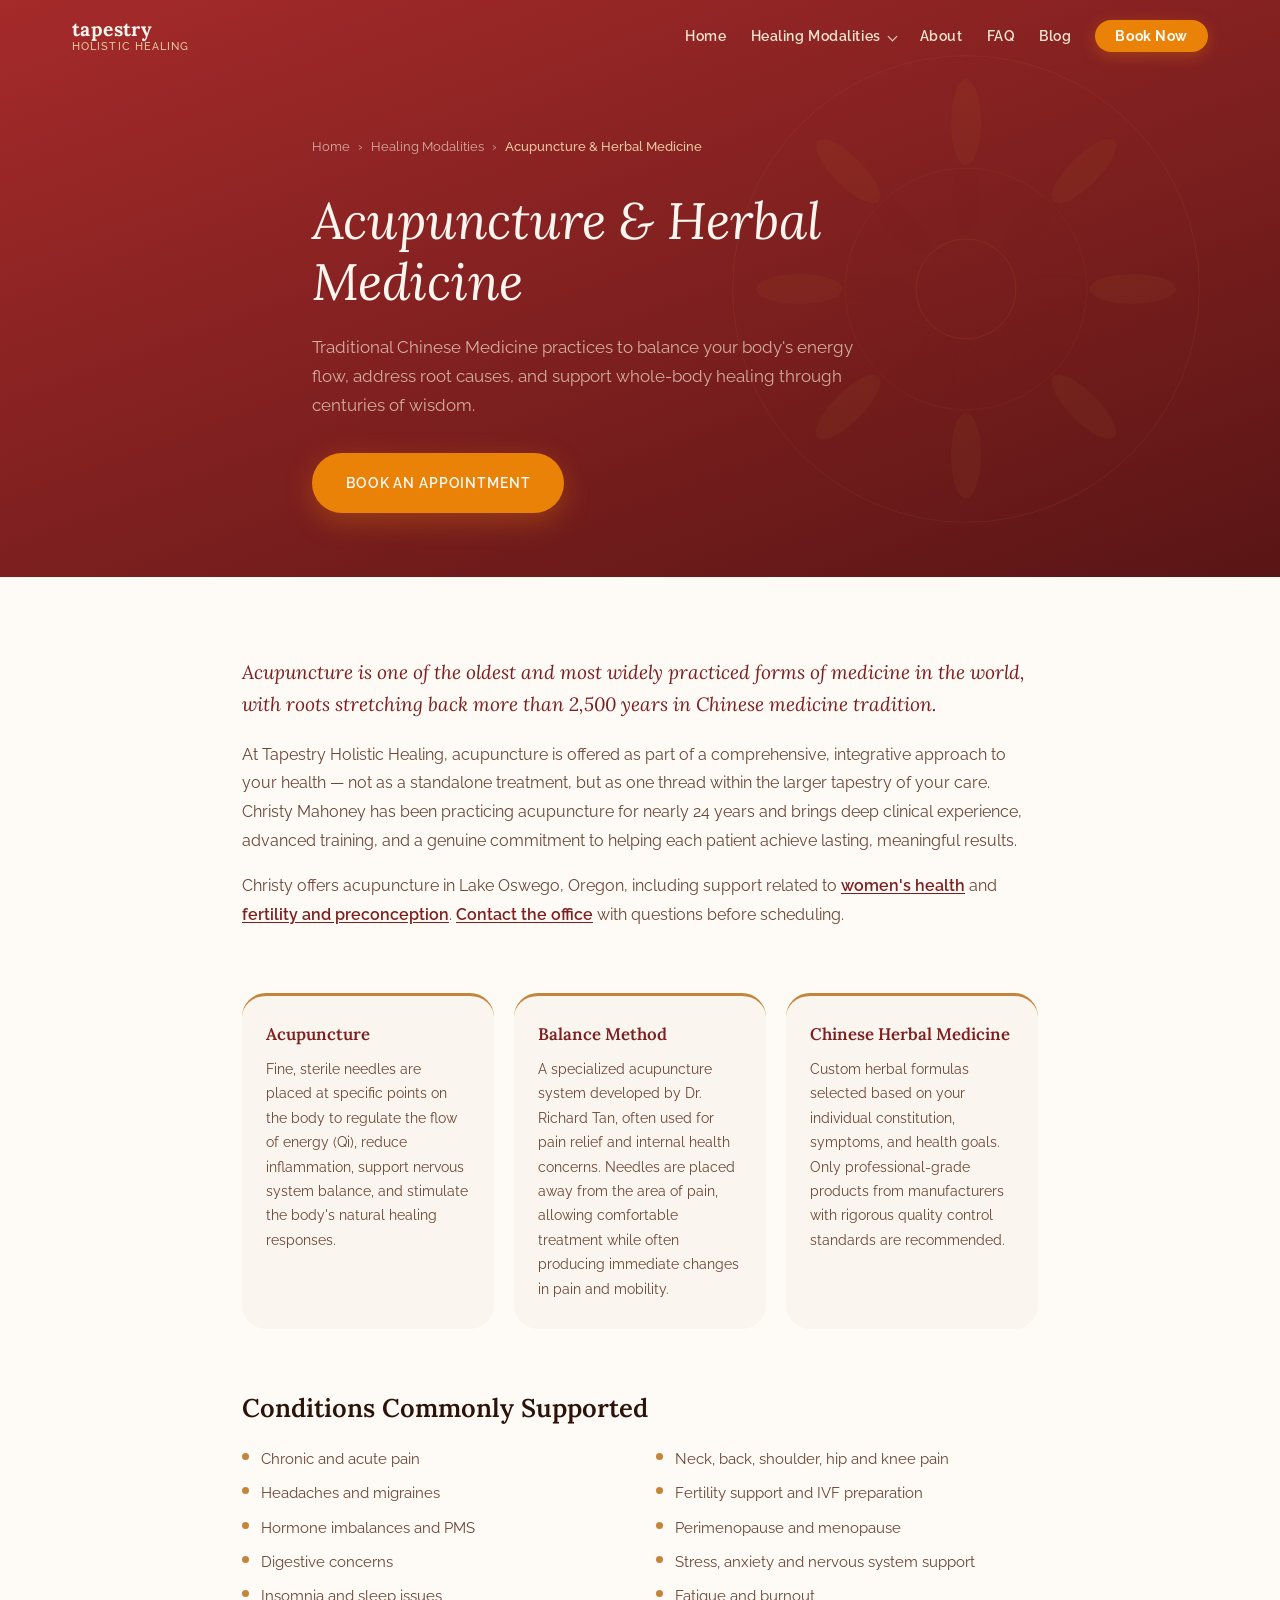
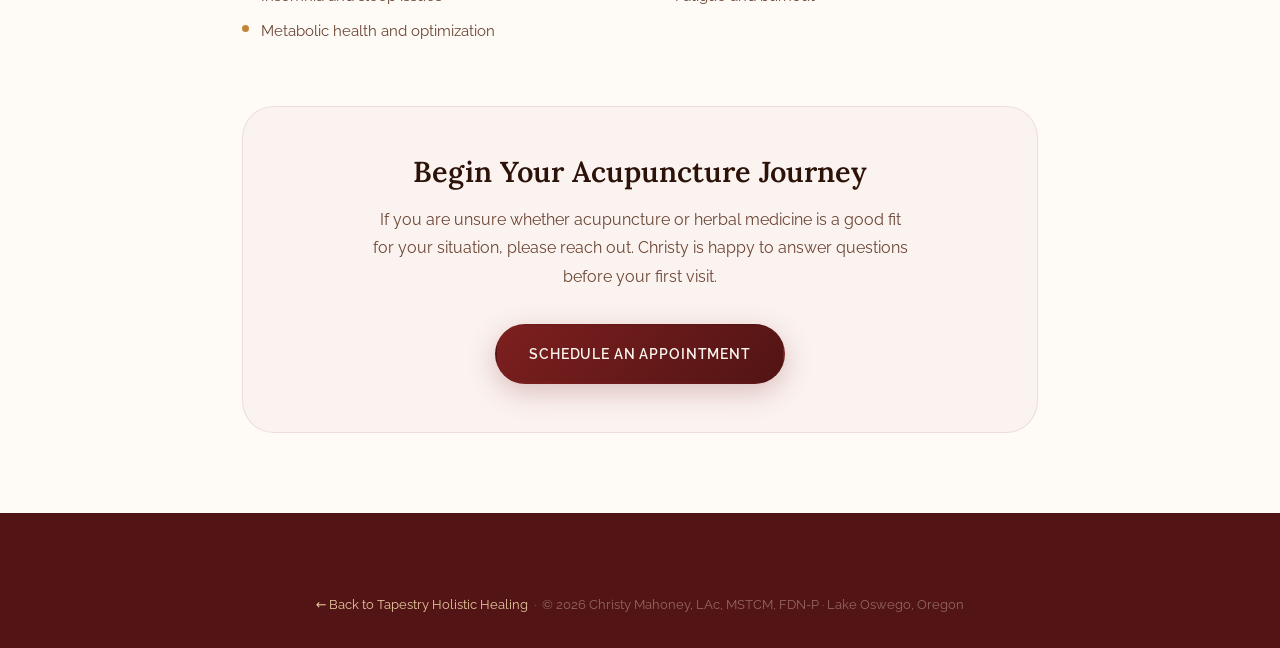
<file: acupuncture/index.html>
<!DOCTYPE html>
<html lang="en">
<head>
    <meta charset="UTF-8">
    <meta name="viewport" content="width=device-width, initial-scale=1.0">
    <title>Acupuncture in Lake Oswego, OR | Tapestry Holistic Healing</title>
    <meta name="description" content="Acupuncture and Chinese herbal medicine in Lake Oswego, Oregon. Christy Mahoney, LAc, MSTCM offers Traditional Chinese Medicine for pain, fertility, women's health, and whole-body wellness.">
    <link rel="canonical" href="https://www.tapestryholistic.health/acupuncture/">
    <meta property="og:type" content="website">
    <meta property="og:title" content="Acupuncture in Lake Oswego, OR | Tapestry Holistic Healing">
    <meta property="og:description" content="Acupuncture and Chinese herbal medicine in Lake Oswego, Oregon. Christy Mahoney, LAc, MSTCM offers Traditional Chinese Medicine for pain, fertility, women&#x27;s health, and whole-body wellness.">
    <meta property="og:url" content="https://www.tapestryholistic.health/acupuncture/">
    <meta property="og:site_name" content="Tapestry Holistic Healing">
    <meta property="og:image" content="https://www.tapestryholistic.health/img/mandala-612x612.jpg">
    <meta property="og:image:width" content="612">
    <meta property="og:image:height" content="612">
    <meta property="og:image:alt" content="Tapestry Holistic Healing mandala">
    <meta name="twitter:card" content="summary">
    <meta name="twitter:title" content="Acupuncture in Lake Oswego, OR | Tapestry Holistic Healing">
    <meta name="twitter:description" content="Acupuncture and Chinese herbal medicine in Lake Oswego, Oregon. Christy Mahoney, LAc, MSTCM offers Traditional Chinese Medicine for pain, fertility, women&#x27;s health, and whole-body wellness.">
    <meta name="twitter:image" content="https://www.tapestryholistic.health/img/mandala-612x612.jpg">
    <meta name="twitter:image:alt" content="Tapestry Holistic Healing mandala">
    <script type="application/ld+json">
{
    "@context": "https://schema.org",
    "@type": "BreadcrumbList",
    "itemListElement": [
        {
            "@type": "ListItem",
            "position": 1,
            "name": "Home",
            "item": "https://www.tapestryholistic.health/"
        },
        {
            "@type": "ListItem",
            "position": 2,
            "name": "Healing Modalities",
            "item": "https://www.tapestryholistic.health/#modalities"
        },
        {
            "@type": "ListItem",
            "position": 3,
            "name": "Acupuncture & Herbal Medicine",
            "item": "https://www.tapestryholistic.health/acupuncture/"
        }
    ]
}
</script>
    <link rel="preconnect" href="https://fonts.googleapis.com">
    <link rel="preconnect" href="https://fonts.gstatic.com" crossorigin>
    <link href="https://fonts.googleapis.com/css2?family=Lora:ital,wght@0,400;0,500;0,600;0,700;1,400;1,500&family=Raleway:wght@300;400;500;600;700&display=swap" rel="stylesheet">
    <link rel="stylesheet" href="../styles.css">
    <link rel="stylesheet" href="../modality.css">
</head>
<body>

    <nav class="navbar" id="navbar">
        <div class="nav-container">
            <a href="/" class="nav-brand" aria-label="Tapestry Holistic Healing — Home">
                <span class="nav-brand-words" aria-hidden="true">
                    <span class="nav-brand-main">tapestry</span>
                    <span class="nav-brand-sub">holistic healing</span>
                </span>
            </a>
            <button class="hamburger" id="hamburger" aria-label="Open navigation menu" aria-expanded="false" aria-controls="navMenu">
                <span></span><span></span><span></span>
            </button>
            <ul class="nav-menu" id="navMenu" role="list">
                <li><a href="/#home"       class="nav-link">Home</a></li>
                <li class="nav-item nav-item--dropdown">
                    <a href="/#modalities" class="nav-link nav-link--has-submenu">Healing Modalities<span class="nav-caret" aria-hidden="true"></span></a>
                    <ul class="nav-submenu">
                        <li><a href="/acupuncture/" class="nav-link">Acupuncture &amp; Herbal Medicine</a></li>
                        <li><a href="/functional-medicine/" class="nav-link">Functional Medicine</a></li>
                        <li><a href="/womens-health/" class="nav-link">Women's Health</a></li>
                        <li><a href="/fertility/" class="nav-link">Fertility Support</a></li>
                        <li><a href="/energy-medicine/" class="nav-link">Energy Medicine</a></li>
                    </ul>
                </li>
                <li><a href="/#about"      class="nav-link">About</a></li>
                <li><a href="/#faq"        class="nav-link">FAQ</a></li>
                <li><a href="/blog/"       class="nav-link">Blog</a></li>
                <li><a href="https://tapestryholistic.acubliss.app/portal/booking/christina-mahoney/lake-oswego/" class="nav-link nav-book" target="_blank" rel="noopener noreferrer">Book Now</a></li>
            </ul>
        </div>
    </nav>

    <!-- Page Header -->
    <header class="modality-header">
        <div class="modality-header-bg" aria-hidden="true">
            <svg viewBox="0 0 600 600" xmlns="http://www.w3.org/2000/svg" focusable="false">
                <g transform="translate(300 300)">
                    <circle r="280" fill="none" stroke="#C4853A" stroke-width="1" opacity="0.2"/>
                    <g fill="#C4853A" opacity="0.1">
                        <ellipse cx="0" cy="-200" rx="18" ry="52" transform="rotate(0)"/>
                        <ellipse cx="0" cy="-200" rx="18" ry="52" transform="rotate(45)"/>
                        <ellipse cx="0" cy="-200" rx="18" ry="52" transform="rotate(90)"/>
                        <ellipse cx="0" cy="-200" rx="18" ry="52" transform="rotate(135)"/>
                        <ellipse cx="0" cy="-200" rx="18" ry="52" transform="rotate(180)"/>
                        <ellipse cx="0" cy="-200" rx="18" ry="52" transform="rotate(225)"/>
                        <ellipse cx="0" cy="-200" rx="18" ry="52" transform="rotate(270)"/>
                        <ellipse cx="0" cy="-200" rx="18" ry="52" transform="rotate(315)"/>
                    </g>
                    <circle r="145" fill="none" stroke="#C4853A" stroke-width="1" opacity="0.2"/>
                    <g fill="#7D1F1F" opacity="0.1">
                        <ellipse cx="0" cy="-110" rx="16" ry="44" transform="rotate(0)"/>
                        <ellipse cx="0" cy="-110" rx="16" ry="44" transform="rotate(45)"/>
                        <ellipse cx="0" cy="-110" rx="16" ry="44" transform="rotate(90)"/>
                        <ellipse cx="0" cy="-110" rx="16" ry="44" transform="rotate(135)"/>
                        <ellipse cx="0" cy="-110" rx="16" ry="44" transform="rotate(180)"/>
                        <ellipse cx="0" cy="-110" rx="16" ry="44" transform="rotate(225)"/>
                        <ellipse cx="0" cy="-110" rx="16" ry="44" transform="rotate(270)"/>
                        <ellipse cx="0" cy="-110" rx="16" ry="44" transform="rotate(315)"/>
                    </g>
                    <circle r="60" fill="none" stroke="#C4853A" stroke-width="1" opacity="0.3"/>
                </g>
            </svg>
        </div>
        <div class="container">
            <nav class="breadcrumb" aria-label="Breadcrumb">
                <a href="/">Home</a>
                <span aria-hidden="true">›</span>
                <a href="/#modalities">Healing Modalities</a>
                <span aria-hidden="true">›</span>
                <span aria-current="page">Acupuncture &amp; Herbal Medicine</span>
            </nav>
            <h1>Acupuncture &amp; Herbal Medicine</h1>
            <p class="modality-header-desc">Traditional Chinese Medicine practices to balance your body's energy flow, address root causes, and support whole-body healing through centuries of wisdom.</p>
            <a href="https://tapestryholistic.acubliss.app/portal/booking/christina-mahoney/lake-oswego/" class="btn btn-gold" target="_blank" rel="noopener noreferrer">Book an Appointment</a>
        </div>
    </header>

    <!-- Content -->
    <main class="modality-content">
        <div class="container">

            <div class="modality-intro">
                <p class="modality-intro-lead">Acupuncture is one of the oldest and most widely practiced forms of medicine in the world, with roots stretching back more than 2,500 years in Chinese medicine tradition.</p>
                <p>At Tapestry Holistic Healing, acupuncture is offered as part of a comprehensive, integrative approach to your health — not as a standalone treatment, but as one thread within the larger tapestry of your care. Christy Mahoney has been practicing acupuncture for nearly 24 years and brings deep clinical experience, advanced training, and a genuine commitment to helping each patient achieve lasting, meaningful results.</p>
                <p>Christy offers acupuncture in Lake Oswego, Oregon, including support related to <a href="/womens-health/">women's health</a> and <a href="/fertility/">fertility and preconception</a>. <a href="/#contact">Contact the office</a> with questions before scheduling.</p>
            </div>

            <div class="modality-highlights">
                <div class="highlight-card">
                    <h3>Acupuncture</h3>
                    <p>Fine, sterile needles are placed at specific points on the body to regulate the flow of energy (Qi), reduce inflammation, support nervous system balance, and stimulate the body's natural healing responses.</p>
                </div>
                <div class="highlight-card">
                    <h3>Balance Method</h3>
                    <p>A specialized acupuncture system developed by Dr. Richard Tan, often used for pain relief and internal health concerns. Needles are placed away from the area of pain, allowing comfortable treatment while often producing immediate changes in pain and mobility.</p>
                </div>
                <div class="highlight-card">
                    <h3>Chinese Herbal Medicine</h3>
                    <p>Custom herbal formulas selected based on your individual constitution, symptoms, and health goals. Only professional-grade products from manufacturers with rigorous quality control standards are recommended.</p>
                </div>
            </div>

            <div class="modality-conditions">
                <h2>Conditions Commonly Supported</h2>
                <ul class="conditions-list">
                    <li>Chronic and acute pain</li>
                    <li>Neck, back, shoulder, hip and knee pain</li>
                    <li>Headaches and migraines</li>
                    <li>Fertility support and IVF preparation</li>
                    <li>Hormone imbalances and PMS</li>
                    <li>Perimenopause and menopause</li>
                    <li>Digestive concerns</li>
                    <li>Stress, anxiety and nervous system support</li>
                    <li>Insomnia and sleep issues</li>
                    <li>Fatigue and burnout</li>
                    <li>Metabolic health and optimization</li>
                </ul>
            </div>

            <div class="modality-cta-block">
                <h2>Begin Your Acupuncture Journey</h2>
                <p>If you are unsure whether acupuncture or herbal medicine is a good fit for your situation, please reach out. Christy is happy to answer questions before your first visit.</p>
                <a href="https://tapestryholistic.acubliss.app/portal/booking/christina-mahoney/lake-oswego/" class="btn btn-crimson" target="_blank" rel="noopener noreferrer">Schedule an Appointment</a>
            </div>

        </div>
    </main>

    <!-- Footer -->
    <footer class="footer" id="contact">
        <div class="container">
            <div class="footer-bottom" style="padding-top: 0;">
                <p><a href="/">← Back to Tapestry Holistic Healing</a> &nbsp;·&nbsp; &copy; <script>document.write(new Date().getFullYear())</script> Christy Mahoney, LAc, MSTCM, FDN&#8209;P · Lake Oswego, Oregon</p>
            </div>
        </div>
    </footer>

    <script src="../script.js"></script>
</body>
</html>
</file>
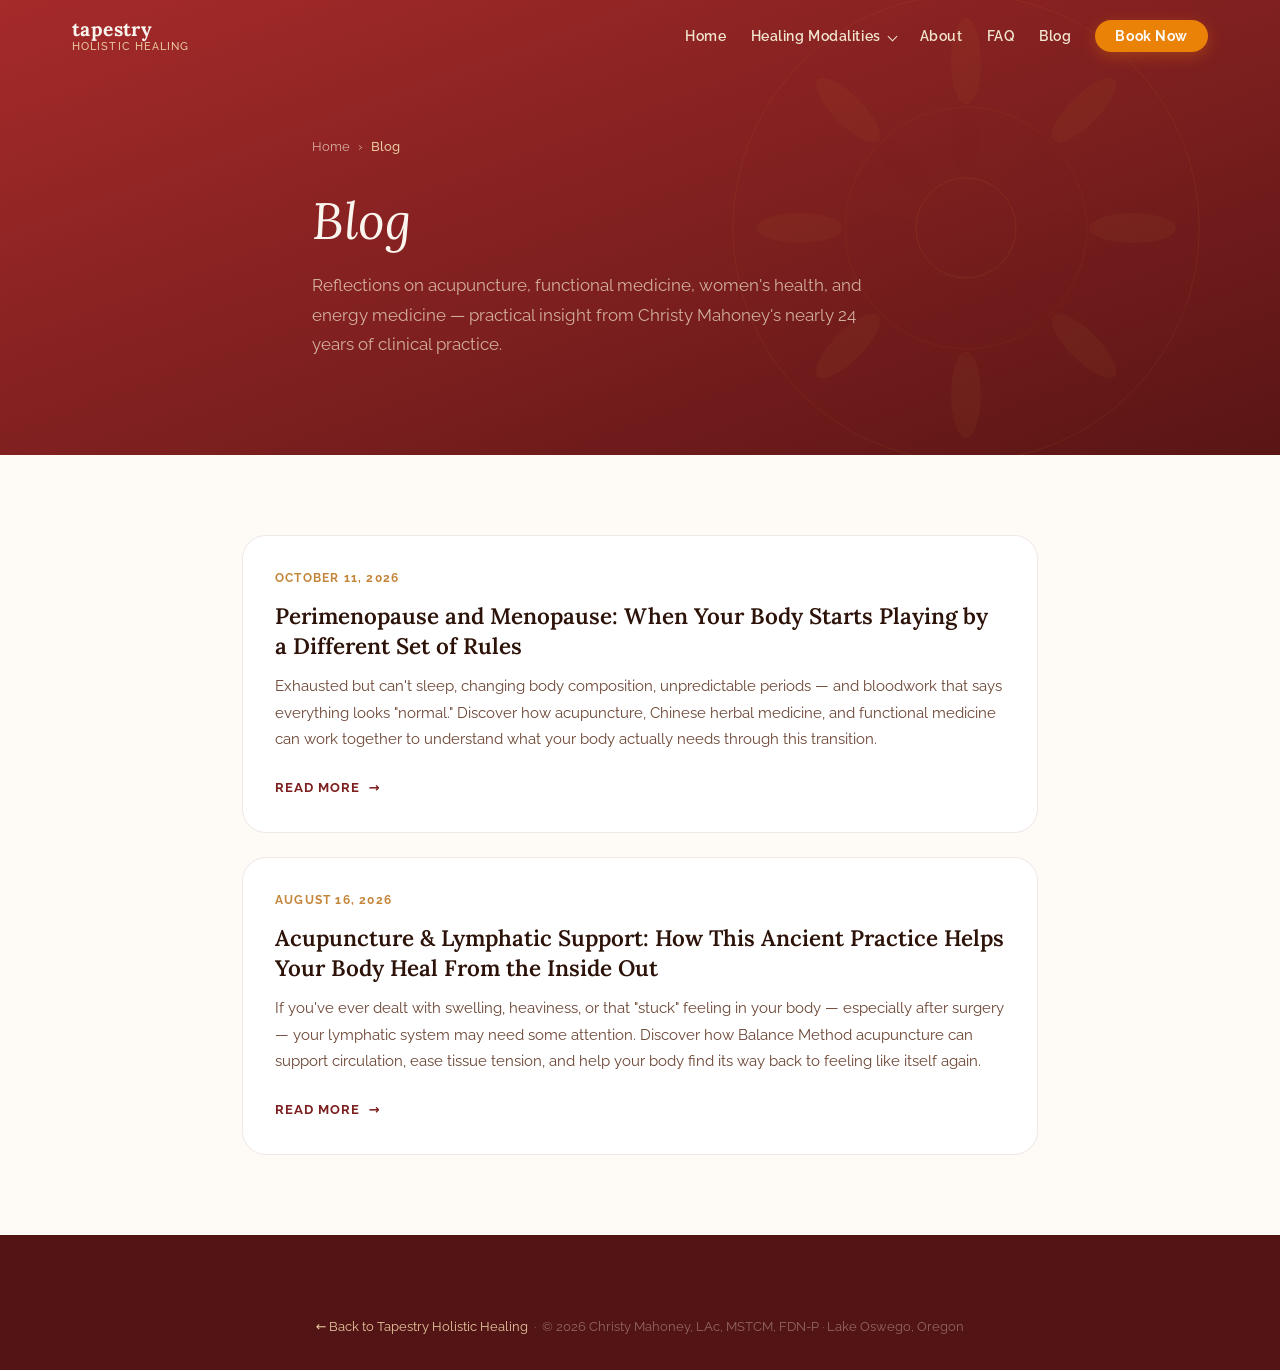
<file: blog/index.html>
<!DOCTYPE html>
<html lang="en">
<head>
    <meta charset="UTF-8">
    <meta name="viewport" content="width=device-width, initial-scale=1.0">
    <title>Blog | Tapestry Holistic Healing | Lake Oswego, OR</title>
    <meta name="description" content="Articles on acupuncture, functional medicine, women's health, and energy medicine from Christy Mahoney, LAc, MSTCM, FDN&#8209;P of Tapestry Holistic Healing in Lake Oswego, Oregon.">
    <link rel="canonical" href="https://www.tapestryholistic.health/blog/">
    <meta property="og:type" content="website">
    <meta property="og:title" content="Blog | Tapestry Holistic Healing | Lake Oswego, OR">
    <meta property="og:description" content="Articles on acupuncture, functional medicine, women&#x27;s health, and energy medicine from Christy Mahoney, LAc, MSTCM, FDN‑P of Tapestry Holistic Healing in Lake Oswego, Oregon.">
    <meta property="og:url" content="https://www.tapestryholistic.health/blog/">
    <meta property="og:site_name" content="Tapestry Holistic Healing">
    <meta property="og:image" content="https://www.tapestryholistic.health/img/mandala-612x612.jpg">
    <meta property="og:image:width" content="612">
    <meta property="og:image:height" content="612">
    <meta property="og:image:alt" content="Tapestry Holistic Healing mandala">
    <meta name="twitter:card" content="summary">
    <meta name="twitter:title" content="Blog | Tapestry Holistic Healing | Lake Oswego, OR">
    <meta name="twitter:description" content="Articles on acupuncture, functional medicine, women&#x27;s health, and energy medicine from Christy Mahoney, LAc, MSTCM, FDN‑P of Tapestry Holistic Healing in Lake Oswego, Oregon.">
    <meta name="twitter:image" content="https://www.tapestryholistic.health/img/mandala-612x612.jpg">
    <meta name="twitter:image:alt" content="Tapestry Holistic Healing mandala">
    <script type="application/ld+json">
{
    "@context": "https://schema.org",
    "@type": "BreadcrumbList",
    "itemListElement": [
        {
            "@type": "ListItem",
            "position": 1,
            "name": "Home",
            "item": "https://www.tapestryholistic.health/"
        },
        {
            "@type": "ListItem",
            "position": 2,
            "name": "Blog",
            "item": "https://www.tapestryholistic.health/blog/"
        }
    ]
}
</script>
    <link rel="preconnect" href="https://fonts.googleapis.com">
    <link rel="preconnect" href="https://fonts.gstatic.com" crossorigin>
    <link href="https://fonts.googleapis.com/css2?family=Lora:ital,wght@0,400;0,500;0,600;0,700;1,400;1,500&family=Raleway:wght@300;400;500;600;700&display=swap" rel="stylesheet">
    <link rel="stylesheet" href="../styles.css">
    <link rel="stylesheet" href="../modality.css">
    <link rel="stylesheet" href="../blog.css">
</head>
<body>

    <nav class="navbar" id="navbar">
        <div class="nav-container">
            <a href="/" class="nav-brand" aria-label="Tapestry Holistic Healing — Home">
                <span class="nav-brand-words" aria-hidden="true">
                    <span class="nav-brand-main">tapestry</span>
                    <span class="nav-brand-sub">holistic healing</span>
                </span>
            </a>
            <button class="hamburger" id="hamburger" aria-label="Open navigation menu" aria-expanded="false" aria-controls="navMenu">
                <span></span><span></span><span></span>
            </button>
            <ul class="nav-menu" id="navMenu" role="list">
                <li><a href="/#home"       class="nav-link">Home</a></li>
                <li class="nav-item nav-item--dropdown">
                    <a href="/#modalities" class="nav-link nav-link--has-submenu">Healing Modalities<span class="nav-caret" aria-hidden="true"></span></a>
                    <ul class="nav-submenu">
                        <li><a href="/acupuncture/" class="nav-link">Acupuncture &amp; Herbal Medicine</a></li>
                        <li><a href="/functional-medicine/" class="nav-link">Functional Medicine</a></li>
                        <li><a href="/womens-health/" class="nav-link">Women's Health</a></li>
                        <li><a href="/fertility/" class="nav-link">Fertility Support</a></li>
                        <li><a href="/energy-medicine/" class="nav-link">Energy Medicine</a></li>
                    </ul>
                </li>
                <li><a href="/#about"      class="nav-link">About</a></li>
                <li><a href="/#faq"        class="nav-link">FAQ</a></li>
                <li><a href="/blog/"       class="nav-link">Blog</a></li>
                <li><a href="https://tapestryholistic.acubliss.app/portal/booking/christina-mahoney/lake-oswego/" class="nav-link nav-book" target="_blank" rel="noopener noreferrer">Book Now</a></li>
            </ul>
        </div>
    </nav>

    <!-- Page Header -->
    <header class="modality-header">
        <div class="modality-header-bg" aria-hidden="true">
            <svg viewBox="0 0 600 600" xmlns="http://www.w3.org/2000/svg" focusable="false">
                <g transform="translate(300 300)">
                    <circle r="280" fill="none" stroke="#C4853A" stroke-width="1" opacity="0.2"/>
                    <g fill="#C4853A" opacity="0.1">
                        <ellipse cx="0" cy="-200" rx="18" ry="52" transform="rotate(0)"/>
                        <ellipse cx="0" cy="-200" rx="18" ry="52" transform="rotate(45)"/>
                        <ellipse cx="0" cy="-200" rx="18" ry="52" transform="rotate(90)"/>
                        <ellipse cx="0" cy="-200" rx="18" ry="52" transform="rotate(135)"/>
                        <ellipse cx="0" cy="-200" rx="18" ry="52" transform="rotate(180)"/>
                        <ellipse cx="0" cy="-200" rx="18" ry="52" transform="rotate(225)"/>
                        <ellipse cx="0" cy="-200" rx="18" ry="52" transform="rotate(270)"/>
                        <ellipse cx="0" cy="-200" rx="18" ry="52" transform="rotate(315)"/>
                    </g>
                    <circle r="145" fill="none" stroke="#C4853A" stroke-width="1" opacity="0.2"/>
                    <g fill="#7D1F1F" opacity="0.1">
                        <ellipse cx="0" cy="-110" rx="16" ry="44" transform="rotate(0)"/>
                        <ellipse cx="0" cy="-110" rx="16" ry="44" transform="rotate(45)"/>
                        <ellipse cx="0" cy="-110" rx="16" ry="44" transform="rotate(90)"/>
                        <ellipse cx="0" cy="-110" rx="16" ry="44" transform="rotate(135)"/>
                        <ellipse cx="0" cy="-110" rx="16" ry="44" transform="rotate(180)"/>
                        <ellipse cx="0" cy="-110" rx="16" ry="44" transform="rotate(225)"/>
                        <ellipse cx="0" cy="-110" rx="16" ry="44" transform="rotate(270)"/>
                        <ellipse cx="0" cy="-110" rx="16" ry="44" transform="rotate(315)"/>
                    </g>
                    <circle r="60" fill="none" stroke="#C4853A" stroke-width="1" opacity="0.3"/>
                </g>
            </svg>
        </div>
        <div class="container">
            <nav class="breadcrumb" aria-label="Breadcrumb">
                <a href="/">Home</a>
                <span aria-hidden="true">›</span>
                <span aria-current="page">Blog</span>
            </nav>
            <h1>Blog</h1>
            <p class="modality-header-desc">Reflections on acupuncture, functional medicine, women's health, and energy medicine — practical insight from Christy Mahoney's nearly 24 years of clinical practice.</p>
        </div>
    </header>

    <!-- Content -->
    <main class="modality-content">
        <div class="container">
            <div class="blog-list">

                <a href="/blog/perimenopause-and-menopause/" class="blog-card">
                    <span class="blog-card-date">October 11, 2026</span>
                    <h2>Perimenopause and Menopause: When Your Body Starts Playing by a Different Set of Rules</h2>
                    <p>Exhausted but can't sleep, changing body composition, unpredictable periods — and bloodwork that says everything looks "normal." Discover how acupuncture, Chinese herbal medicine, and functional medicine can work together to understand what your body actually needs through this transition.</p>
                    <span class="modality-link" aria-hidden="true">Read More <span class="arrow">→</span></span>
                </a>

                <a href="/blog/acupuncture-lymphatic-support/" class="blog-card">
                    <span class="blog-card-date">August 16, 2026</span>
                    <h2>Acupuncture &amp; Lymphatic Support: How This Ancient Practice Helps Your Body Heal From the Inside Out</h2>
                    <p>If you've ever dealt with swelling, heaviness, or that "stuck" feeling in your body — especially after surgery — your lymphatic system may need some attention. Discover how Balance Method acupuncture can support circulation, ease tissue tension, and help your body find its way back to feeling like itself again.</p>
                    <span class="modality-link" aria-hidden="true">Read More <span class="arrow">→</span></span>
                </a>

            </div>
        </div>
    </main>

    <!-- Footer -->
    <footer class="footer" id="contact">
        <div class="container">
            <div class="footer-bottom" style="padding-top: 0;">
                <p><a href="/">← Back to Tapestry Holistic Healing</a> &nbsp;·&nbsp; &copy; <script>document.write(new Date().getFullYear())</script> Christy Mahoney, LAc, MSTCM, FDN&#8209;P · Lake Oswego, Oregon</p>
            </div>
        </div>
    </footer>

    <script src="../script.js"></script>
</body>
</html>
</file>
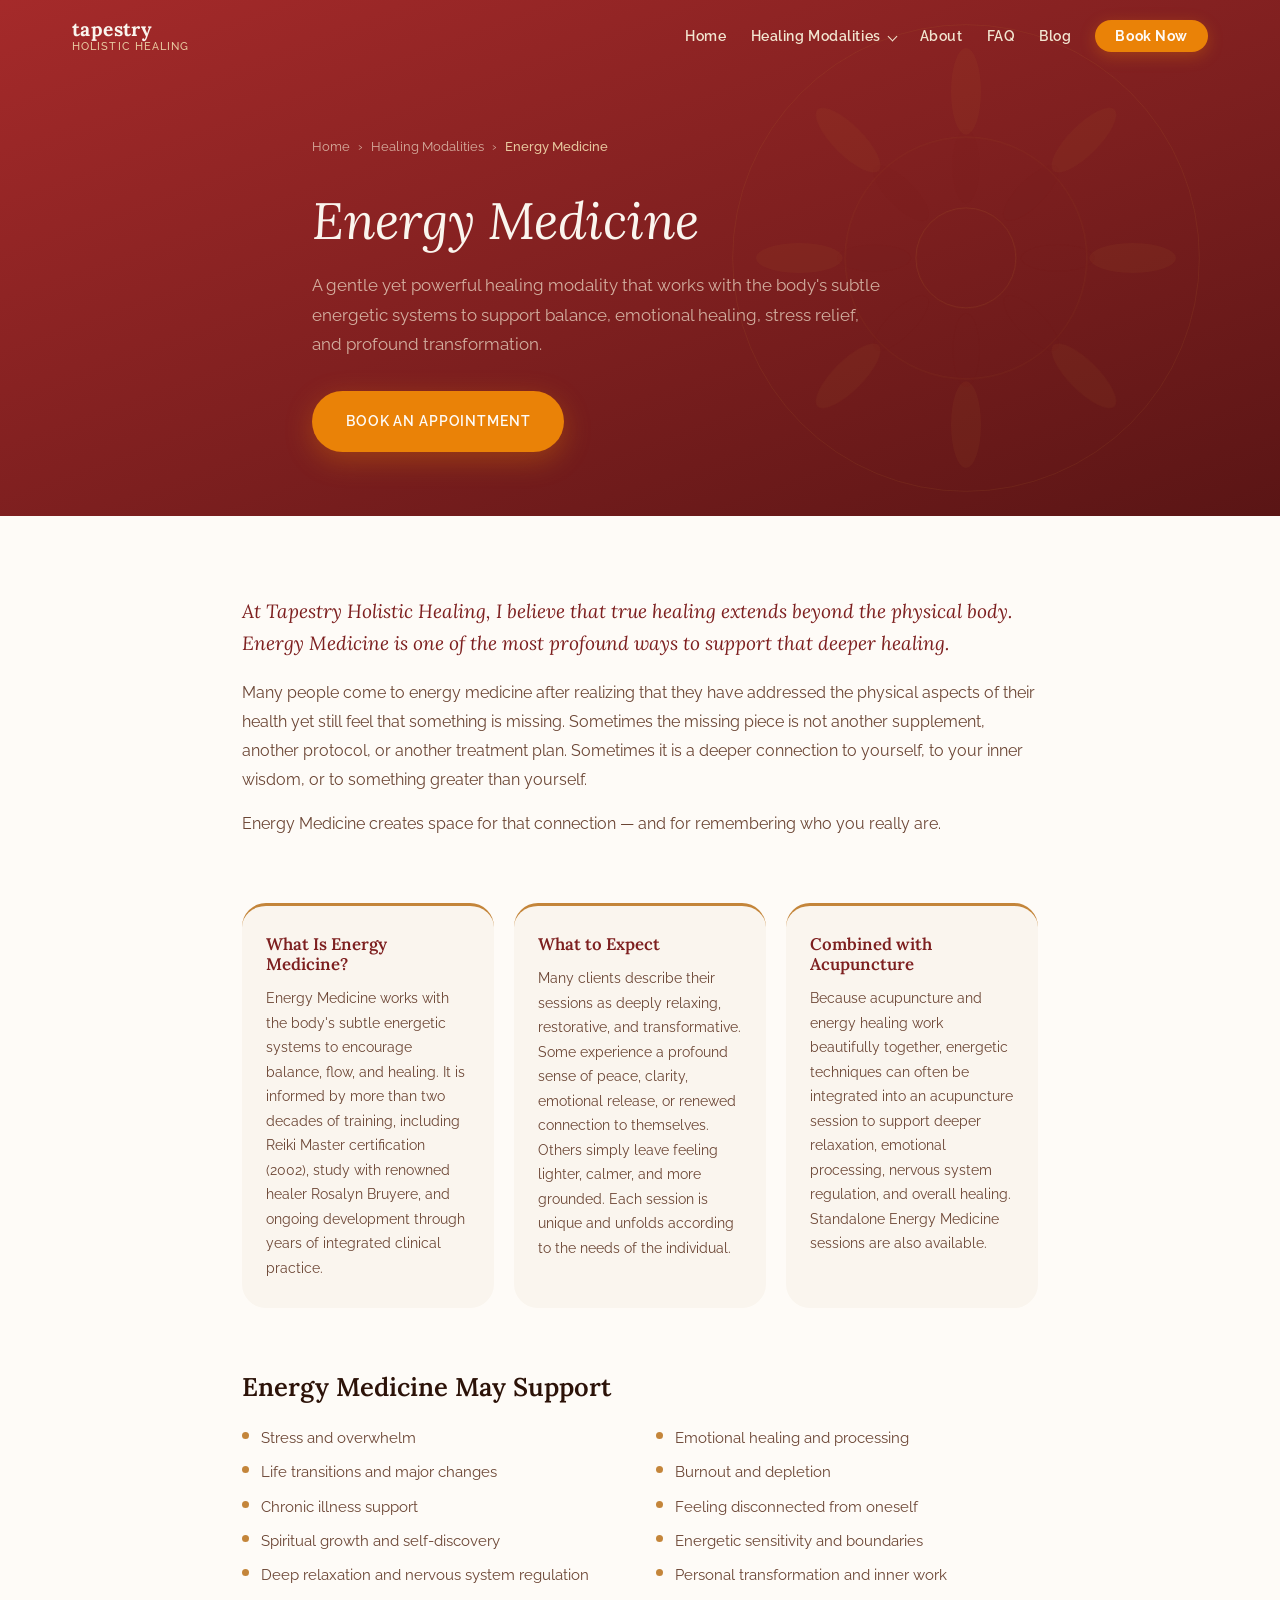
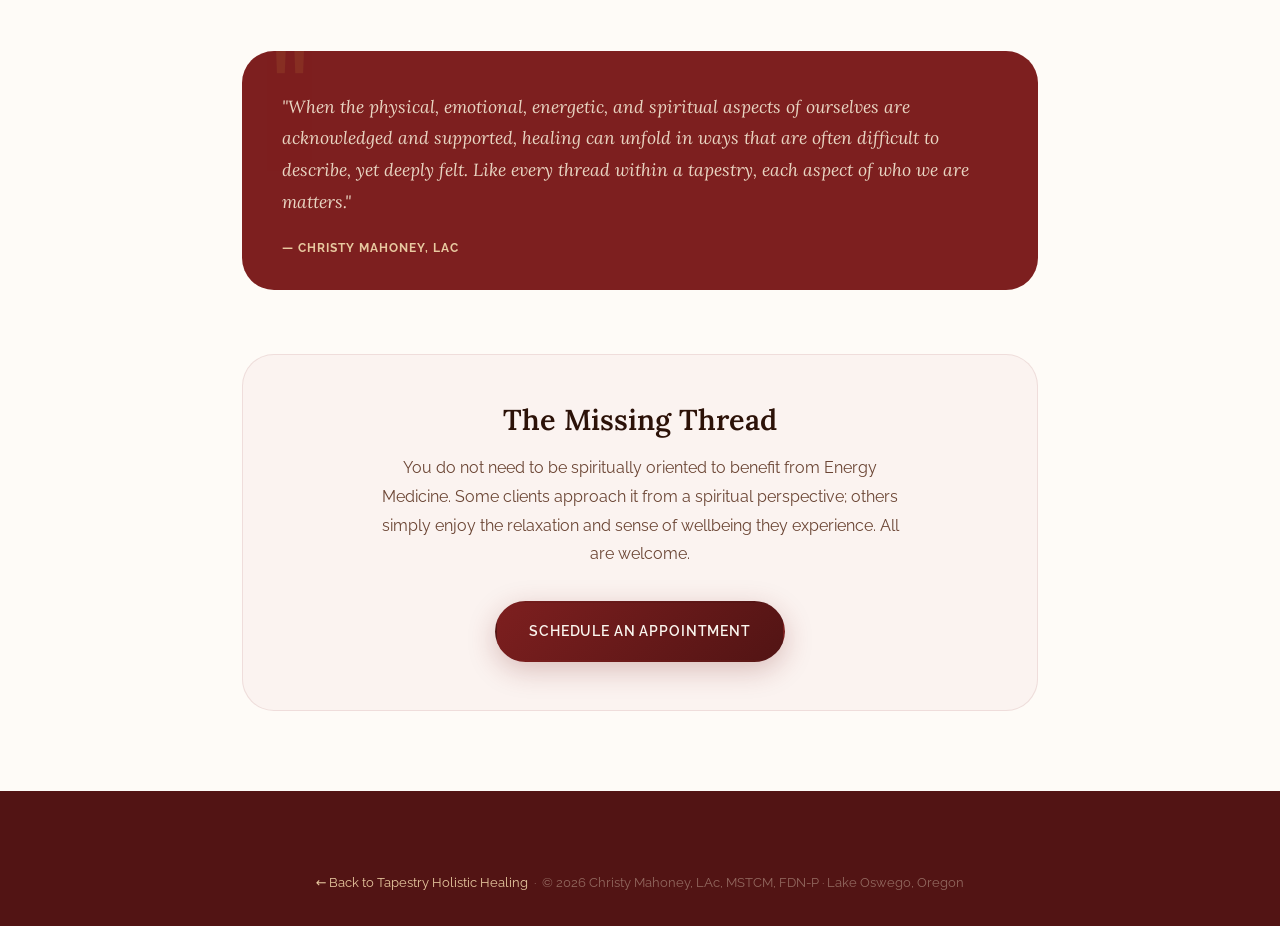
<file: energy-medicine/index.html>
<!DOCTYPE html>
<html lang="en">
<head>
    <meta charset="UTF-8">
    <meta name="viewport" content="width=device-width, initial-scale=1.0">
    <title>Energy Medicine in Lake Oswego | Tapestry Holistic Healing</title>
    <meta name="description" content="Energy Medicine in Lake Oswego, Oregon. Gentle, transformative healing that works with the body's subtle energetic systems to support balance, emotional healing, and deep relaxation.">
    <link rel="canonical" href="https://www.tapestryholistic.health/energy-medicine/">
    <meta property="og:type" content="website">
    <meta property="og:title" content="Energy Medicine in Lake Oswego | Tapestry Holistic Healing">
    <meta property="og:description" content="Energy Medicine in Lake Oswego, Oregon. Gentle, transformative healing that works with the body&#x27;s subtle energetic systems to support balance, emotional healing, and deep relaxation.">
    <meta property="og:url" content="https://www.tapestryholistic.health/energy-medicine/">
    <meta property="og:site_name" content="Tapestry Holistic Healing">
    <meta property="og:image" content="https://www.tapestryholistic.health/img/mandala-612x612.jpg">
    <meta property="og:image:width" content="612">
    <meta property="og:image:height" content="612">
    <meta property="og:image:alt" content="Tapestry Holistic Healing mandala">
    <meta name="twitter:card" content="summary">
    <meta name="twitter:title" content="Energy Medicine in Lake Oswego | Tapestry Holistic Healing">
    <meta name="twitter:description" content="Energy Medicine in Lake Oswego, Oregon. Gentle, transformative healing that works with the body&#x27;s subtle energetic systems to support balance, emotional healing, and deep relaxation.">
    <meta name="twitter:image" content="https://www.tapestryholistic.health/img/mandala-612x612.jpg">
    <meta name="twitter:image:alt" content="Tapestry Holistic Healing mandala">
    <script type="application/ld+json">
{
    "@context": "https://schema.org",
    "@type": "BreadcrumbList",
    "itemListElement": [
        {
            "@type": "ListItem",
            "position": 1,
            "name": "Home",
            "item": "https://www.tapestryholistic.health/"
        },
        {
            "@type": "ListItem",
            "position": 2,
            "name": "Healing Modalities",
            "item": "https://www.tapestryholistic.health/#modalities"
        },
        {
            "@type": "ListItem",
            "position": 3,
            "name": "Energy Medicine",
            "item": "https://www.tapestryholistic.health/energy-medicine/"
        }
    ]
}
</script>
    <link rel="preconnect" href="https://fonts.googleapis.com">
    <link rel="preconnect" href="https://fonts.gstatic.com" crossorigin>
    <link href="https://fonts.googleapis.com/css2?family=Lora:ital,wght@0,400;0,500;0,600;0,700;1,400;1,500&family=Raleway:wght@300;400;500;600;700&display=swap" rel="stylesheet">
    <link rel="stylesheet" href="../styles.css">
    <link rel="stylesheet" href="../modality.css">
</head>
<body>

    <nav class="navbar" id="navbar">
        <div class="nav-container">
            <a href="/" class="nav-brand" aria-label="Tapestry Holistic Healing — Home">
                <span class="nav-brand-words" aria-hidden="true">
                    <span class="nav-brand-main">tapestry</span>
                    <span class="nav-brand-sub">holistic healing</span>
                </span>
            </a>
            <button class="hamburger" id="hamburger" aria-label="Open navigation menu" aria-expanded="false" aria-controls="navMenu">
                <span></span><span></span><span></span>
            </button>
            <ul class="nav-menu" id="navMenu" role="list">
                <li><a href="/#home"       class="nav-link">Home</a></li>
                <li class="nav-item nav-item--dropdown">
                    <a href="/#modalities" class="nav-link nav-link--has-submenu">Healing Modalities<span class="nav-caret" aria-hidden="true"></span></a>
                    <ul class="nav-submenu">
                        <li><a href="/acupuncture/" class="nav-link">Acupuncture &amp; Herbal Medicine</a></li>
                        <li><a href="/functional-medicine/" class="nav-link">Functional Medicine</a></li>
                        <li><a href="/womens-health/" class="nav-link">Women's Health</a></li>
                        <li><a href="/fertility/" class="nav-link">Fertility Support</a></li>
                        <li><a href="/energy-medicine/" class="nav-link">Energy Medicine</a></li>
                    </ul>
                </li>
                <li><a href="/#about"      class="nav-link">About</a></li>
                <li><a href="/#faq"        class="nav-link">FAQ</a></li>
                <li><a href="/blog/"       class="nav-link">Blog</a></li>
                <li><a href="https://tapestryholistic.acubliss.app/portal/booking/christina-mahoney/lake-oswego/" class="nav-link nav-book" target="_blank" rel="noopener noreferrer">Book Now</a></li>
            </ul>
        </div>
    </nav>

    <header class="modality-header">
        <div class="modality-header-bg" aria-hidden="true">
            <svg viewBox="0 0 600 600" xmlns="http://www.w3.org/2000/svg" focusable="false">
                <g transform="translate(300 300)">
                    <circle r="280" fill="none" stroke="#C4853A" stroke-width="1" opacity="0.2"/>
                    <g fill="#C4853A" opacity="0.1">
                        <ellipse cx="0" cy="-200" rx="18" ry="52" transform="rotate(0)"/>
                        <ellipse cx="0" cy="-200" rx="18" ry="52" transform="rotate(45)"/>
                        <ellipse cx="0" cy="-200" rx="18" ry="52" transform="rotate(90)"/>
                        <ellipse cx="0" cy="-200" rx="18" ry="52" transform="rotate(135)"/>
                        <ellipse cx="0" cy="-200" rx="18" ry="52" transform="rotate(180)"/>
                        <ellipse cx="0" cy="-200" rx="18" ry="52" transform="rotate(225)"/>
                        <ellipse cx="0" cy="-200" rx="18" ry="52" transform="rotate(270)"/>
                        <ellipse cx="0" cy="-200" rx="18" ry="52" transform="rotate(315)"/>
                    </g>
                    <circle r="145" fill="none" stroke="#C4853A" stroke-width="1" opacity="0.2"/>
                    <g fill="#7D1F1F" opacity="0.1">
                        <ellipse cx="0" cy="-110" rx="16" ry="44" transform="rotate(0)"/>
                        <ellipse cx="0" cy="-110" rx="16" ry="44" transform="rotate(45)"/>
                        <ellipse cx="0" cy="-110" rx="16" ry="44" transform="rotate(90)"/>
                        <ellipse cx="0" cy="-110" rx="16" ry="44" transform="rotate(135)"/>
                        <ellipse cx="0" cy="-110" rx="16" ry="44" transform="rotate(180)"/>
                        <ellipse cx="0" cy="-110" rx="16" ry="44" transform="rotate(225)"/>
                        <ellipse cx="0" cy="-110" rx="16" ry="44" transform="rotate(270)"/>
                        <ellipse cx="0" cy="-110" rx="16" ry="44" transform="rotate(315)"/>
                    </g>
                    <circle r="60" fill="none" stroke="#C4853A" stroke-width="1" opacity="0.3"/>
                </g>
            </svg>
        </div>
        <div class="container">
            <nav class="breadcrumb" aria-label="Breadcrumb">
                <a href="/">Home</a>
                <span aria-hidden="true">›</span>
                <a href="/#modalities">Healing Modalities</a>
                <span aria-hidden="true">›</span>
                <span aria-current="page">Energy Medicine</span>
            </nav>
            <h1>Energy Medicine</h1>
            <p class="modality-header-desc">A gentle yet powerful healing modality that works with the body's subtle energetic systems to support balance, emotional healing, stress relief, and profound transformation.</p>
            <a href="https://tapestryholistic.acubliss.app/portal/booking/christina-mahoney/lake-oswego/" class="btn btn-gold" target="_blank" rel="noopener noreferrer">Book an Appointment</a>
        </div>
    </header>

    <main class="modality-content">
        <div class="container">

            <div class="modality-intro">
                <p class="modality-intro-lead">At Tapestry Holistic Healing, I believe that true healing extends beyond the physical body. Energy Medicine is one of the most profound ways to support that deeper healing.</p>
                <p>Many people come to energy medicine after realizing that they have addressed the physical aspects of their health yet still feel that something is missing. Sometimes the missing piece is not another supplement, another protocol, or another treatment plan. Sometimes it is a deeper connection to yourself, to your inner wisdom, or to something greater than yourself.</p>
                <p>Energy Medicine creates space for that connection — and for remembering who you really are.</p>
            </div>

            <div class="modality-highlights">
                <div class="highlight-card">
                    <h3>What Is Energy Medicine?</h3>
                    <p>Energy Medicine works with the body's subtle energetic systems to encourage balance, flow, and healing. It is informed by more than two decades of training, including Reiki Master certification (2002), study with renowned healer Rosalyn Bruyere, and ongoing development through years of integrated clinical practice.</p>
                </div>
                <div class="highlight-card">
                    <h3>What to Expect</h3>
                    <p>Many clients describe their sessions as deeply relaxing, restorative, and transformative. Some experience a profound sense of peace, clarity, emotional release, or renewed connection to themselves. Others simply leave feeling lighter, calmer, and more grounded. Each session is unique and unfolds according to the needs of the individual.</p>
                </div>
                <div class="highlight-card">
                    <h3>Combined with Acupuncture</h3>
                    <p>Because acupuncture and energy healing work beautifully together, energetic techniques can often be integrated into an acupuncture session to support deeper relaxation, emotional processing, nervous system regulation, and overall healing. Standalone Energy Medicine sessions are also available.</p>
                </div>
            </div>

            <div class="modality-conditions">
                <h2>Energy Medicine May Support</h2>
                <ul class="conditions-list">
                    <li>Stress and overwhelm</li>
                    <li>Emotional healing and processing</li>
                    <li>Life transitions and major changes</li>
                    <li>Burnout and depletion</li>
                    <li>Chronic illness support</li>
                    <li>Feeling disconnected from oneself</li>
                    <li>Spiritual growth and self-discovery</li>
                    <li>Energetic sensitivity and boundaries</li>
                    <li>Deep relaxation and nervous system regulation</li>
                    <li>Personal transformation and inner work</li>
                </ul>
            </div>

            <blockquote class="modality-pullquote">
                <p>"When the physical, emotional, energetic, and spiritual aspects of ourselves are acknowledged and supported, healing can unfold in ways that are often difficult to describe, yet deeply felt. Like every thread within a tapestry, each aspect of who we are matters."</p>
                <cite>— Christy Mahoney, LAc</cite>
            </blockquote>

            <div class="modality-cta-block">
                <h2>The Missing Thread</h2>
                <p>You do not need to be spiritually oriented to benefit from Energy Medicine. Some clients approach it from a spiritual perspective; others simply enjoy the relaxation and sense of wellbeing they experience. All are welcome.</p>
                <a href="https://tapestryholistic.acubliss.app/portal/booking/christina-mahoney/lake-oswego/" class="btn btn-crimson" target="_blank" rel="noopener noreferrer">Schedule an Appointment</a>
            </div>

        </div>
    </main>

    <footer class="footer" id="contact">
        <div class="container">
            <div class="footer-bottom" style="padding-top: 0;">
                <p><a href="/">← Back to Tapestry Holistic Healing</a> &nbsp;·&nbsp; &copy; <script>document.write(new Date().getFullYear())</script> Christy Mahoney, LAc, MSTCM, FDN&#8209;P · Lake Oswego, Oregon</p>
            </div>
        </div>
    </footer>

    <script src="../script.js"></script>
</body>
</html>
</file>
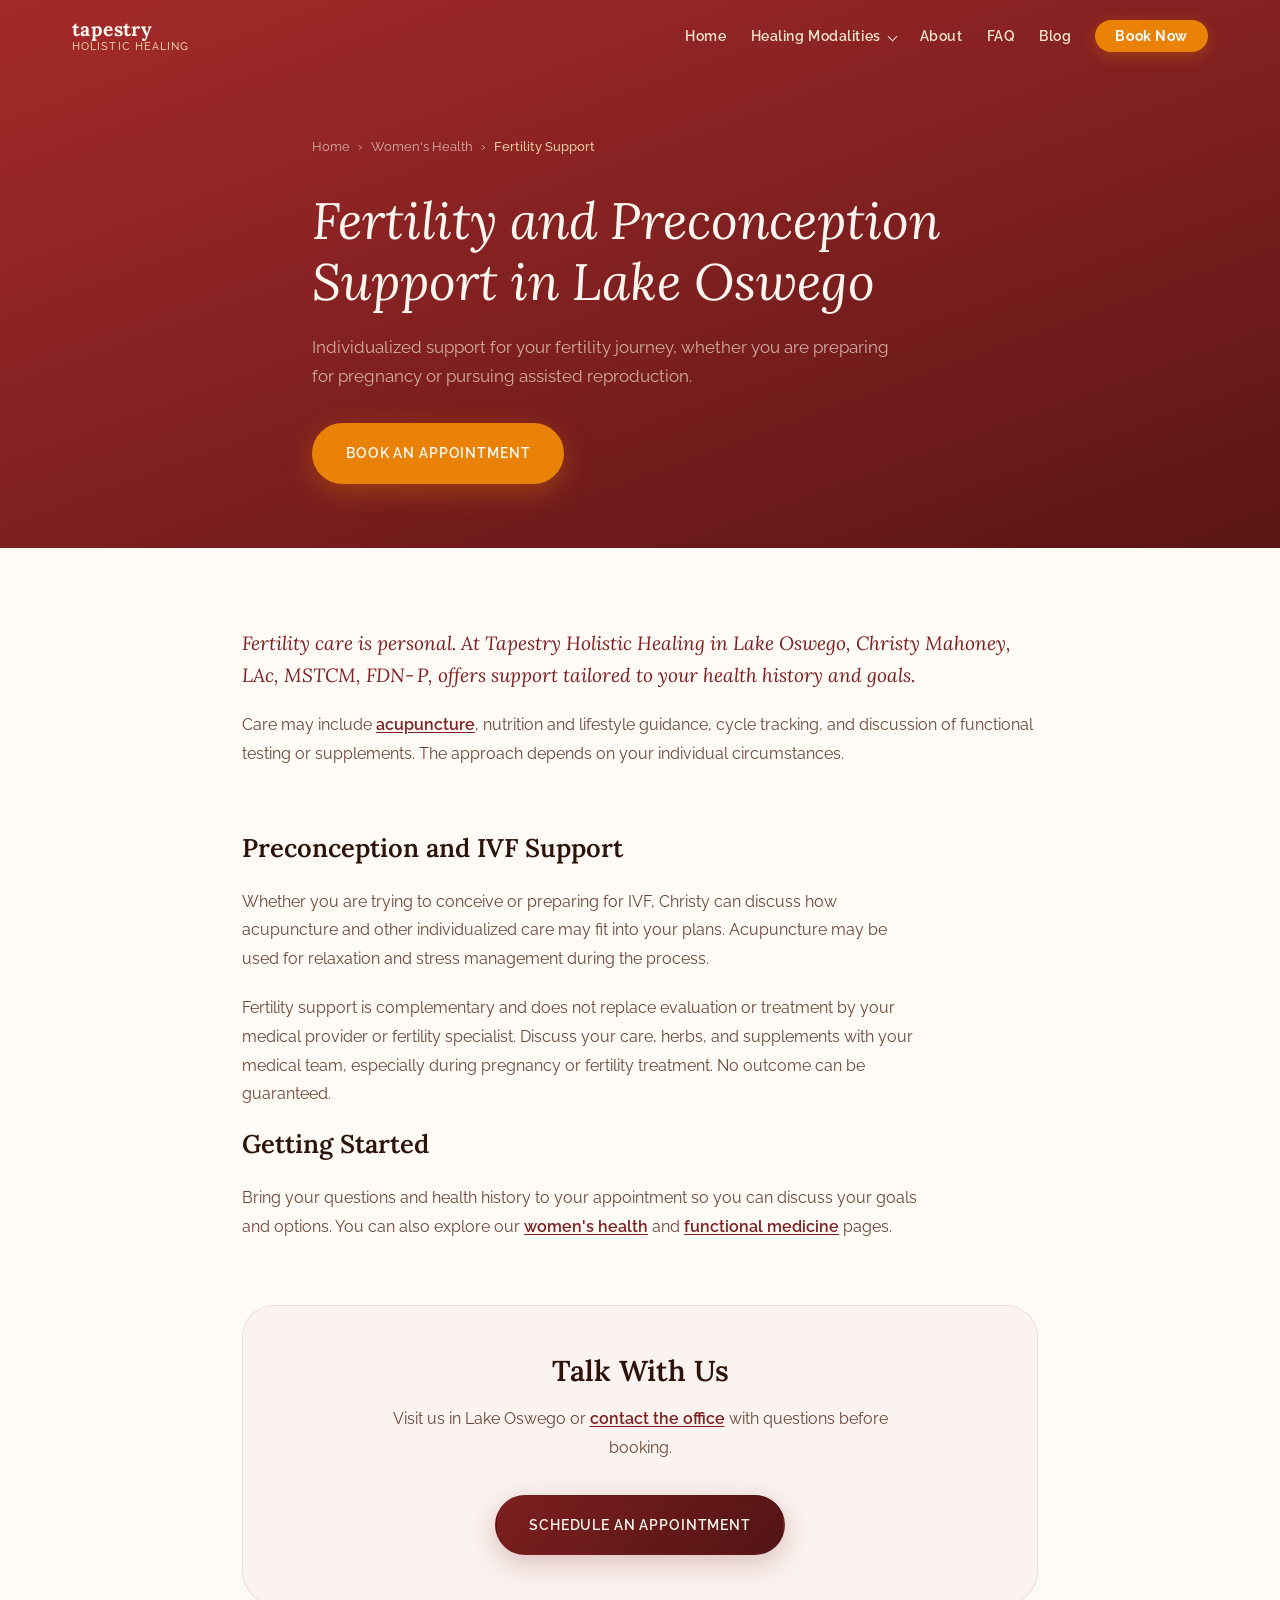
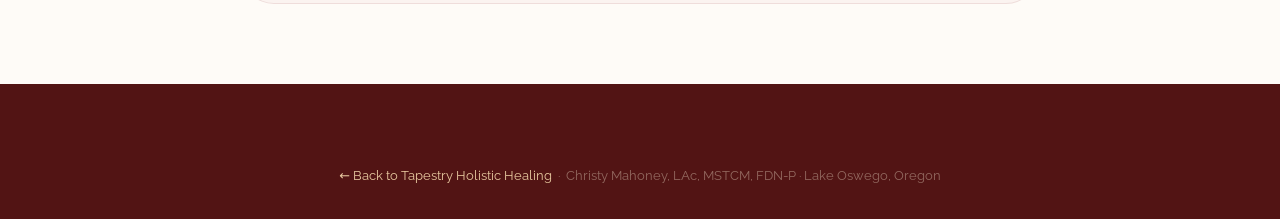
<file: fertility/index.html>
<!DOCTYPE html>
<html lang="en">
<head>
    <meta charset="UTF-8">
    <meta name="viewport" content="width=device-width, initial-scale=1.0">
    <title>Fertility Support in Lake Oswego | Tapestry Holistic Healing</title>
    <meta name="description" content="Explore fertility and preconception support, including acupuncture and IVF support, with Christy Mahoney in Lake Oswego, Oregon.">
    <link rel="canonical" href="https://www.tapestryholistic.health/fertility/">
    <meta property="og:type" content="website">
    <meta property="og:title" content="Fertility Support in Lake Oswego | Tapestry Holistic Healing">
    <meta property="og:description" content="Explore fertility and preconception support, including acupuncture and IVF support, with Christy Mahoney in Lake Oswego, Oregon.">
    <meta property="og:url" content="https://www.tapestryholistic.health/fertility/">
    <meta property="og:site_name" content="Tapestry Holistic Healing">
    <meta property="og:image" content="https://www.tapestryholistic.health/img/mandala-612x612.jpg">
    <meta property="og:image:width" content="612">
    <meta property="og:image:height" content="612">
    <meta property="og:image:alt" content="Tapestry Holistic Healing mandala">
    <meta name="twitter:card" content="summary">
    <meta name="twitter:title" content="Fertility Support in Lake Oswego | Tapestry Holistic Healing">
    <meta name="twitter:description" content="Explore fertility and preconception support, including acupuncture and IVF support, with Christy Mahoney in Lake Oswego, Oregon.">
    <meta name="twitter:image" content="https://www.tapestryholistic.health/img/mandala-612x612.jpg">
    <meta name="twitter:image:alt" content="Tapestry Holistic Healing mandala">
    <script type="application/ld+json">
{
    "@context": "https://schema.org",
    "@type": "BreadcrumbList",
    "itemListElement": [
        {
            "@type": "ListItem",
            "position": 1,
            "name": "Home",
            "item": "https://www.tapestryholistic.health/"
        },
        {
            "@type": "ListItem",
            "position": 2,
            "name": "Women's Health",
            "item": "https://www.tapestryholistic.health/womens-health/"
        },
        {
            "@type": "ListItem",
            "position": 3,
            "name": "Fertility Support",
            "item": "https://www.tapestryholistic.health/fertility/"
        }
    ]
}
</script>
    <link rel="preconnect" href="https://fonts.googleapis.com">
    <link rel="preconnect" href="https://fonts.gstatic.com" crossorigin>
    <link href="https://fonts.googleapis.com/css2?family=Lora:ital,wght@0,400;0,500;0,600;0,700;1,400;1,500&family=Raleway:wght@300;400;500;600;700&display=swap" rel="stylesheet">
    <link rel="stylesheet" href="../styles.css">
    <link rel="stylesheet" href="../modality.css">
</head>
<body>
    <nav class="navbar" id="navbar" aria-label="Main navigation">
        <div class="nav-container">
            <a href="/" class="nav-brand" aria-label="Tapestry Holistic Healing — Home">
                <span class="nav-brand-words" aria-hidden="true">
                    <span class="nav-brand-main">tapestry</span>
                    <span class="nav-brand-sub">holistic healing</span>
                </span>
            </a>
            <button class="hamburger" id="hamburger" aria-label="Open navigation menu" aria-expanded="false" aria-controls="navMenu">
                <span></span><span></span><span></span>
            </button>
            <ul class="nav-menu" id="navMenu" role="list">
                <li><a href="/#home" class="nav-link">Home</a></li>
                <li class="nav-item nav-item--dropdown">
                    <a href="/#modalities" class="nav-link nav-link--has-submenu">Healing Modalities<span class="nav-caret" aria-hidden="true"></span></a>
                    <ul class="nav-submenu">
                        <li><a href="/acupuncture/" class="nav-link">Acupuncture &amp; Herbal Medicine</a></li>
                        <li><a href="/functional-medicine/" class="nav-link">Functional Medicine</a></li>
                        <li><a href="/womens-health/" class="nav-link">Women's Health</a></li>
                        <li><a href="/fertility/" class="nav-link">Fertility Support</a></li>
                        <li><a href="/energy-medicine/" class="nav-link">Energy Medicine</a></li>
                    </ul>
                </li>
                <li><a href="/#about" class="nav-link">About</a></li>
                <li><a href="/#faq" class="nav-link">FAQ</a></li>
                <li><a href="/blog/" class="nav-link">Blog</a></li>
                <li><a href="https://tapestryholistic.acubliss.app/portal/booking/christina-mahoney/lake-oswego/" class="nav-link nav-book" target="_blank" rel="noopener noreferrer">Book Now</a></li>
            </ul>
        </div>
    </nav>

    <header class="modality-header">
        <div class="container">
            <nav class="breadcrumb" aria-label="Breadcrumb">
                <a href="/">Home</a>
                <span aria-hidden="true">›</span>
                <a href="/womens-health/">Women's Health</a>
                <span aria-hidden="true">›</span>
                <span aria-current="page">Fertility Support</span>
            </nav>
            <h1>Fertility and Preconception Support in Lake Oswego</h1>
            <p class="modality-header-desc">Individualized support for your fertility journey, whether you are preparing for pregnancy or pursuing assisted reproduction.</p>
            <a href="https://tapestryholistic.acubliss.app/portal/booking/christina-mahoney/lake-oswego/" class="btn btn-gold" target="_blank" rel="noopener noreferrer">Book an Appointment</a>
        </div>
    </header>

    <main class="modality-content">
        <div class="container">
            <div class="modality-intro">
                <p class="modality-intro-lead">Fertility care is personal. At Tapestry Holistic Healing in Lake Oswego, Christy Mahoney, LAc, MSTCM, FDN&#8209;P, offers support tailored to your health history and goals.</p>
                <p>Care may include <a href="/acupuncture/">acupuncture</a>, nutrition and lifestyle guidance, cycle tracking, and discussion of functional testing or supplements. The approach depends on your individual circumstances.</p>
            </div>
            <div class="modality-conditions">
                <h2>Preconception and IVF Support</h2>
                <p>Whether you are trying to conceive or preparing for IVF, Christy can discuss how acupuncture and other individualized care may fit into your plans. Acupuncture may be used for relaxation and stress management during the process.</p>
                <p>Fertility support is complementary and does not replace evaluation or treatment by your medical provider or fertility specialist. Discuss your care, herbs, and supplements with your medical team, especially during pregnancy or fertility treatment. No outcome can be guaranteed.</p>
                <h2>Getting Started</h2>
                <p>Bring your questions and health history to your appointment so you can discuss your goals and options. You can also explore our <a href="/womens-health/">women's health</a> and <a href="/functional-medicine/">functional medicine</a> pages.</p>
            </div>
            <div class="modality-cta-block">
                <h2>Talk With Us</h2>
                <p>Visit us in Lake Oswego or <a href="/#contact">contact the office</a> with questions before booking.</p>
                <a href="https://tapestryholistic.acubliss.app/portal/booking/christina-mahoney/lake-oswego/" class="btn btn-crimson" target="_blank" rel="noopener noreferrer">Schedule an Appointment</a>
            </div>
        </div>
    </main>

    <footer class="footer" id="contact">
        <div class="container">
            <div class="footer-bottom" style="padding-top: 0;">
                <p><a href="/">← Back to Tapestry Holistic Healing</a> &nbsp;·&nbsp; Christy Mahoney, LAc, MSTCM, FDN&#8209;P · Lake Oswego, Oregon</p>
            </div>
        </div>
    </footer>
    <script src="../script.js"></script>
</body>
</html>
</file>
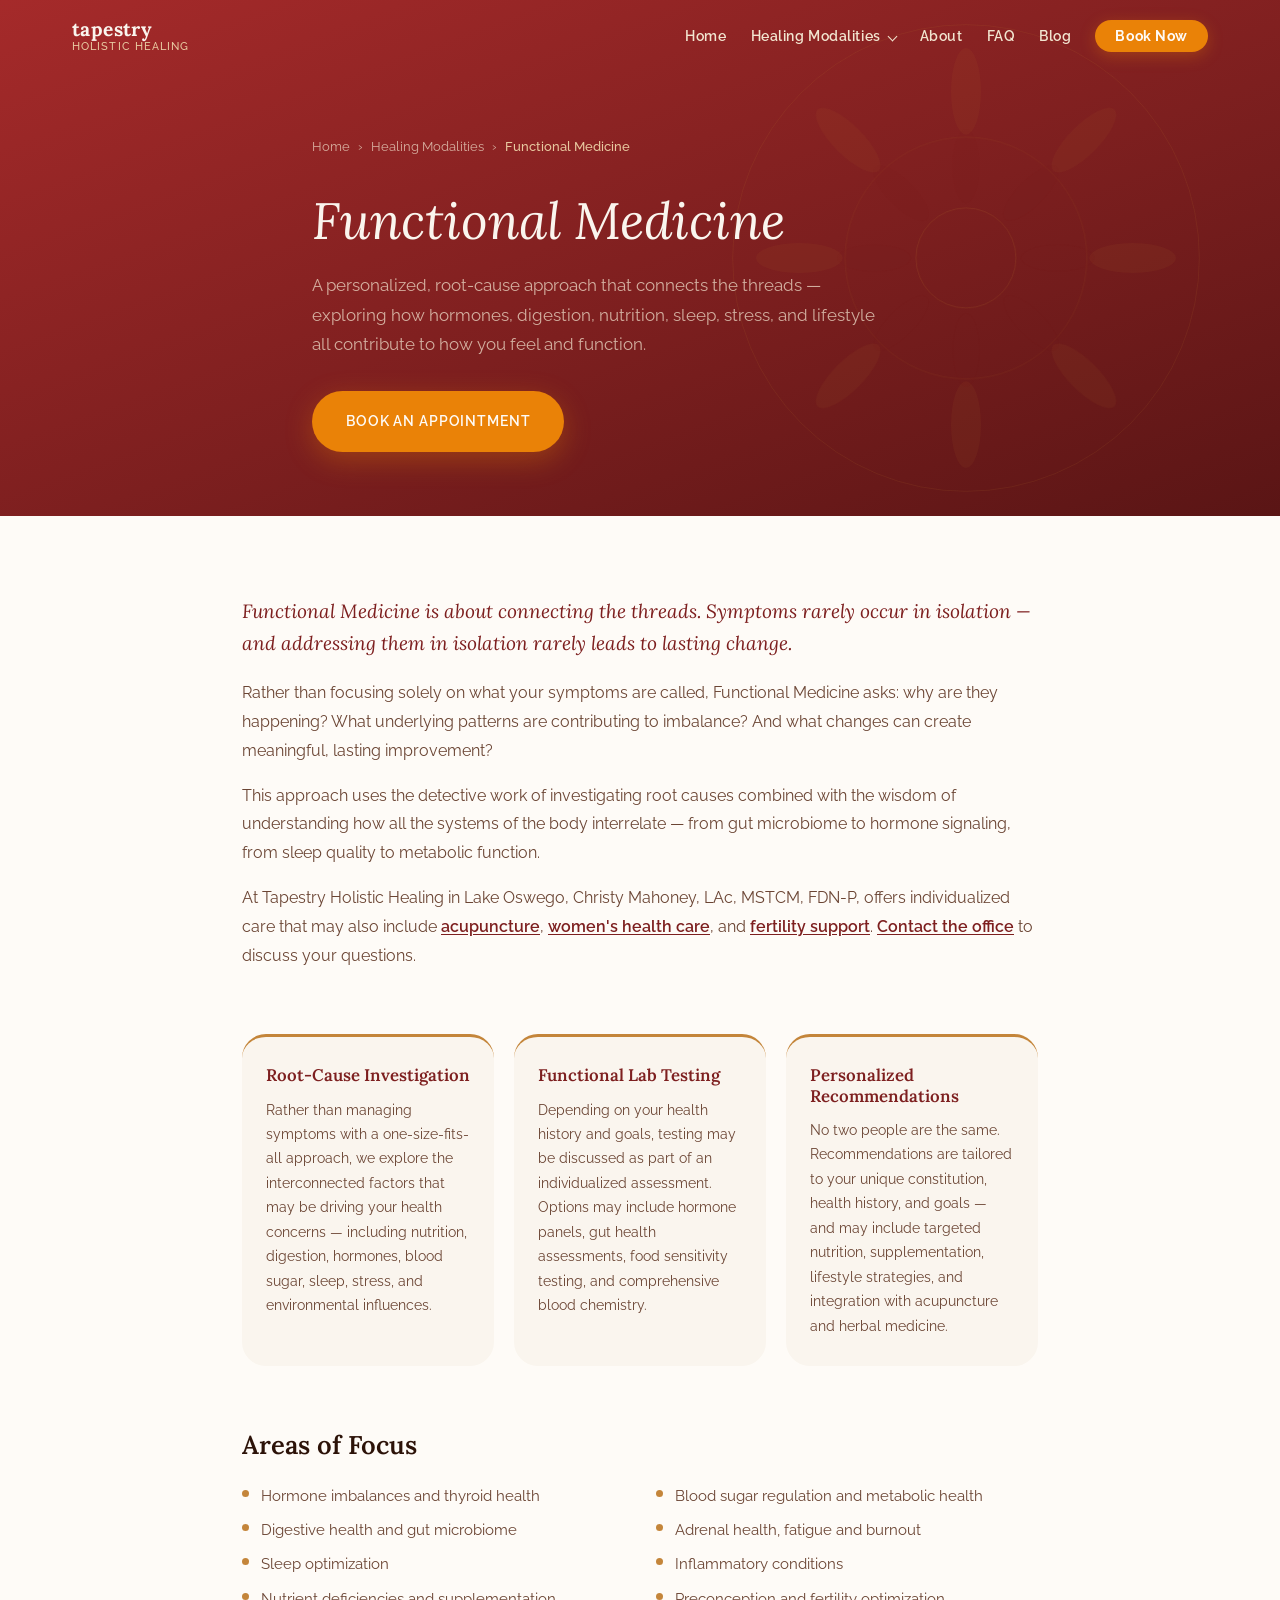
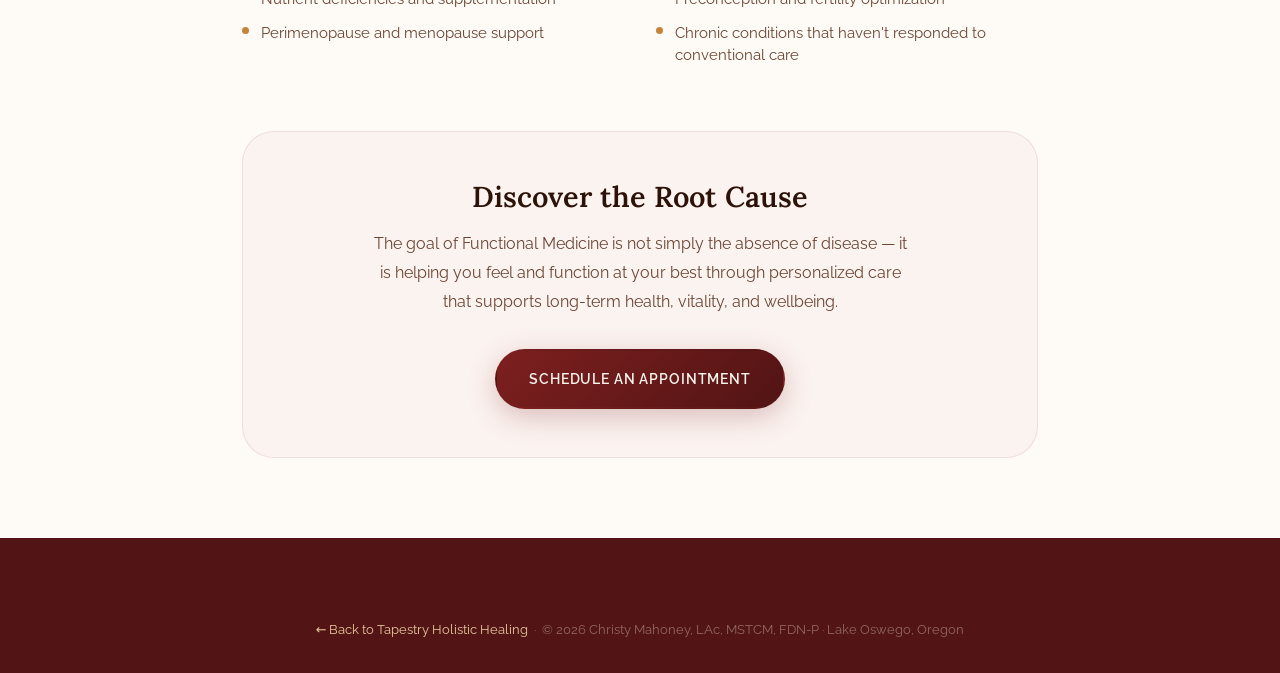
<file: functional-medicine/index.html>
<!DOCTYPE html>
<html lang="en">
<head>
    <meta charset="UTF-8">
    <meta name="viewport" content="width=device-width, initial-scale=1.0">
    <title>Functional Medicine in Lake Oswego | Tapestry Holistic Healing</title>
    <meta name="description" content="Functional Medicine in Lake Oswego, Oregon. Root-cause, personalized health care that explores hormones, digestion, nutrition, sleep, and lifestyle to support lasting wellness.">
    <link rel="canonical" href="https://www.tapestryholistic.health/functional-medicine/">
    <meta property="og:type" content="website">
    <meta property="og:title" content="Functional Medicine in Lake Oswego | Tapestry Holistic Healing">
    <meta property="og:description" content="Functional Medicine in Lake Oswego, Oregon. Root-cause, personalized health care that explores hormones, digestion, nutrition, sleep, and lifestyle to support lasting wellness.">
    <meta property="og:url" content="https://www.tapestryholistic.health/functional-medicine/">
    <meta property="og:site_name" content="Tapestry Holistic Healing">
    <meta property="og:image" content="https://www.tapestryholistic.health/img/mandala-612x612.jpg">
    <meta property="og:image:width" content="612">
    <meta property="og:image:height" content="612">
    <meta property="og:image:alt" content="Tapestry Holistic Healing mandala">
    <meta name="twitter:card" content="summary">
    <meta name="twitter:title" content="Functional Medicine in Lake Oswego | Tapestry Holistic Healing">
    <meta name="twitter:description" content="Functional Medicine in Lake Oswego, Oregon. Root-cause, personalized health care that explores hormones, digestion, nutrition, sleep, and lifestyle to support lasting wellness.">
    <meta name="twitter:image" content="https://www.tapestryholistic.health/img/mandala-612x612.jpg">
    <meta name="twitter:image:alt" content="Tapestry Holistic Healing mandala">
    <script type="application/ld+json">
{
    "@context": "https://schema.org",
    "@type": "BreadcrumbList",
    "itemListElement": [
        {
            "@type": "ListItem",
            "position": 1,
            "name": "Home",
            "item": "https://www.tapestryholistic.health/"
        },
        {
            "@type": "ListItem",
            "position": 2,
            "name": "Healing Modalities",
            "item": "https://www.tapestryholistic.health/#modalities"
        },
        {
            "@type": "ListItem",
            "position": 3,
            "name": "Functional Medicine",
            "item": "https://www.tapestryholistic.health/functional-medicine/"
        }
    ]
}
</script>
    <link rel="preconnect" href="https://fonts.googleapis.com">
    <link rel="preconnect" href="https://fonts.gstatic.com" crossorigin>
    <link href="https://fonts.googleapis.com/css2?family=Lora:ital,wght@0,400;0,500;0,600;0,700;1,400;1,500&family=Raleway:wght@300;400;500;600;700&display=swap" rel="stylesheet">
    <link rel="stylesheet" href="../styles.css">
    <link rel="stylesheet" href="../modality.css">
</head>
<body>

    <nav class="navbar" id="navbar">
        <div class="nav-container">
            <a href="/" class="nav-brand" aria-label="Tapestry Holistic Healing — Home">
                <span class="nav-brand-words" aria-hidden="true">
                    <span class="nav-brand-main">tapestry</span>
                    <span class="nav-brand-sub">holistic healing</span>
                </span>
            </a>
            <button class="hamburger" id="hamburger" aria-label="Open navigation menu" aria-expanded="false" aria-controls="navMenu">
                <span></span><span></span><span></span>
            </button>
            <ul class="nav-menu" id="navMenu" role="list">
                <li><a href="/#home"       class="nav-link">Home</a></li>
                <li class="nav-item nav-item--dropdown">
                    <a href="/#modalities" class="nav-link nav-link--has-submenu">Healing Modalities<span class="nav-caret" aria-hidden="true"></span></a>
                    <ul class="nav-submenu">
                        <li><a href="/acupuncture/" class="nav-link">Acupuncture &amp; Herbal Medicine</a></li>
                        <li><a href="/functional-medicine/" class="nav-link">Functional Medicine</a></li>
                        <li><a href="/womens-health/" class="nav-link">Women's Health</a></li>
                        <li><a href="/fertility/" class="nav-link">Fertility Support</a></li>
                        <li><a href="/energy-medicine/" class="nav-link">Energy Medicine</a></li>
                    </ul>
                </li>
                <li><a href="/#about"      class="nav-link">About</a></li>
                <li><a href="/#faq"        class="nav-link">FAQ</a></li>
                <li><a href="/blog/"       class="nav-link">Blog</a></li>
                <li><a href="https://tapestryholistic.acubliss.app/portal/booking/christina-mahoney/lake-oswego/" class="nav-link nav-book" target="_blank" rel="noopener noreferrer">Book Now</a></li>
            </ul>
        </div>
    </nav>

    <header class="modality-header">
        <div class="modality-header-bg" aria-hidden="true">
            <svg viewBox="0 0 600 600" xmlns="http://www.w3.org/2000/svg" focusable="false">
                <g transform="translate(300 300)">
                    <circle r="280" fill="none" stroke="#C4853A" stroke-width="1" opacity="0.2"/>
                    <g fill="#C4853A" opacity="0.1">
                        <ellipse cx="0" cy="-200" rx="18" ry="52" transform="rotate(0)"/>
                        <ellipse cx="0" cy="-200" rx="18" ry="52" transform="rotate(45)"/>
                        <ellipse cx="0" cy="-200" rx="18" ry="52" transform="rotate(90)"/>
                        <ellipse cx="0" cy="-200" rx="18" ry="52" transform="rotate(135)"/>
                        <ellipse cx="0" cy="-200" rx="18" ry="52" transform="rotate(180)"/>
                        <ellipse cx="0" cy="-200" rx="18" ry="52" transform="rotate(225)"/>
                        <ellipse cx="0" cy="-200" rx="18" ry="52" transform="rotate(270)"/>
                        <ellipse cx="0" cy="-200" rx="18" ry="52" transform="rotate(315)"/>
                    </g>
                    <circle r="145" fill="none" stroke="#C4853A" stroke-width="1" opacity="0.2"/>
                    <g fill="#7D1F1F" opacity="0.1">
                        <ellipse cx="0" cy="-110" rx="16" ry="44" transform="rotate(0)"/>
                        <ellipse cx="0" cy="-110" rx="16" ry="44" transform="rotate(45)"/>
                        <ellipse cx="0" cy="-110" rx="16" ry="44" transform="rotate(90)"/>
                        <ellipse cx="0" cy="-110" rx="16" ry="44" transform="rotate(135)"/>
                        <ellipse cx="0" cy="-110" rx="16" ry="44" transform="rotate(180)"/>
                        <ellipse cx="0" cy="-110" rx="16" ry="44" transform="rotate(225)"/>
                        <ellipse cx="0" cy="-110" rx="16" ry="44" transform="rotate(270)"/>
                        <ellipse cx="0" cy="-110" rx="16" ry="44" transform="rotate(315)"/>
                    </g>
                    <circle r="60" fill="none" stroke="#C4853A" stroke-width="1" opacity="0.3"/>
                </g>
            </svg>
        </div>
        <div class="container">
            <nav class="breadcrumb" aria-label="Breadcrumb">
                <a href="/">Home</a>
                <span aria-hidden="true">›</span>
                <a href="/#modalities">Healing Modalities</a>
                <span aria-hidden="true">›</span>
                <span aria-current="page">Functional Medicine</span>
            </nav>
            <h1>Functional Medicine</h1>
            <p class="modality-header-desc">A personalized, root-cause approach that connects the threads — exploring how hormones, digestion, nutrition, sleep, stress, and lifestyle all contribute to how you feel and function.</p>
            <a href="https://tapestryholistic.acubliss.app/portal/booking/christina-mahoney/lake-oswego/" class="btn btn-gold" target="_blank" rel="noopener noreferrer">Book an Appointment</a>
        </div>
    </header>

    <main class="modality-content">
        <div class="container">

            <div class="modality-intro">
                <p class="modality-intro-lead">Functional Medicine is about connecting the threads. Symptoms rarely occur in isolation — and addressing them in isolation rarely leads to lasting change.</p>
                <p>Rather than focusing solely on what your symptoms are called, Functional Medicine asks: why are they happening? What underlying patterns are contributing to imbalance? And what changes can create meaningful, lasting improvement?</p>
                <p>This approach uses the detective work of investigating root causes combined with the wisdom of understanding how all the systems of the body interrelate — from gut microbiome to hormone signaling, from sleep quality to metabolic function.</p>
                <p>At Tapestry Holistic Healing in Lake Oswego, Christy Mahoney, LAc, MSTCM, FDN&#8209;P, offers individualized care that may also include <a href="/acupuncture/">acupuncture</a>, <a href="/womens-health/">women's health care</a>, and <a href="/fertility/">fertility support</a>. <a href="/#contact">Contact the office</a> to discuss your questions.</p>
            </div>

            <div class="modality-highlights">
                <div class="highlight-card">
                    <h3>Root-Cause Investigation</h3>
                    <p>Rather than managing symptoms with a one-size-fits-all approach, we explore the interconnected factors that may be driving your health concerns — including nutrition, digestion, hormones, blood sugar, sleep, stress, and environmental influences.</p>
                </div>
                <div class="highlight-card">
                    <h3>Functional Lab Testing</h3>
                    <p>Depending on your health history and goals, testing may be discussed as part of an individualized assessment. Options may include hormone panels, gut health assessments, food sensitivity testing, and comprehensive blood chemistry.</p>
                </div>
                <div class="highlight-card">
                    <h3>Personalized Recommendations</h3>
                    <p>No two people are the same. Recommendations are tailored to your unique constitution, health history, and goals — and may include targeted nutrition, supplementation, lifestyle strategies, and integration with acupuncture and herbal medicine.</p>
                </div>
            </div>

            <div class="modality-conditions">
                <h2>Areas of Focus</h2>
                <ul class="conditions-list">
                    <li>Hormone imbalances and thyroid health</li>
                    <li>Blood sugar regulation and metabolic health</li>
                    <li>Digestive health and gut microbiome</li>
                    <li>Adrenal health, fatigue and burnout</li>
                    <li>Sleep optimization</li>
                    <li>Inflammatory conditions</li>
                    <li>Nutrient deficiencies and supplementation</li>
                    <li>Preconception and fertility optimization</li>
                    <li>Perimenopause and menopause support</li>
                    <li>Chronic conditions that haven't responded to conventional care</li>
                </ul>
            </div>

            <div class="modality-cta-block">
                <h2>Discover the Root Cause</h2>
                <p>The goal of Functional Medicine is not simply the absence of disease — it is helping you feel and function at your best through personalized care that supports long-term health, vitality, and wellbeing.</p>
                <a href="https://tapestryholistic.acubliss.app/portal/booking/christina-mahoney/lake-oswego/" class="btn btn-crimson" target="_blank" rel="noopener noreferrer">Schedule an Appointment</a>
            </div>

        </div>
    </main>

    <footer class="footer" id="contact">
        <div class="container">
            <div class="footer-bottom" style="padding-top: 0;">
                <p><a href="/">← Back to Tapestry Holistic Healing</a> &nbsp;·&nbsp; &copy; <script>document.write(new Date().getFullYear())</script> Christy Mahoney, LAc, MSTCM, FDN&#8209;P · Lake Oswego, Oregon</p>
            </div>
        </div>
    </footer>

    <script src="../script.js"></script>
</body>
</html>
</file>
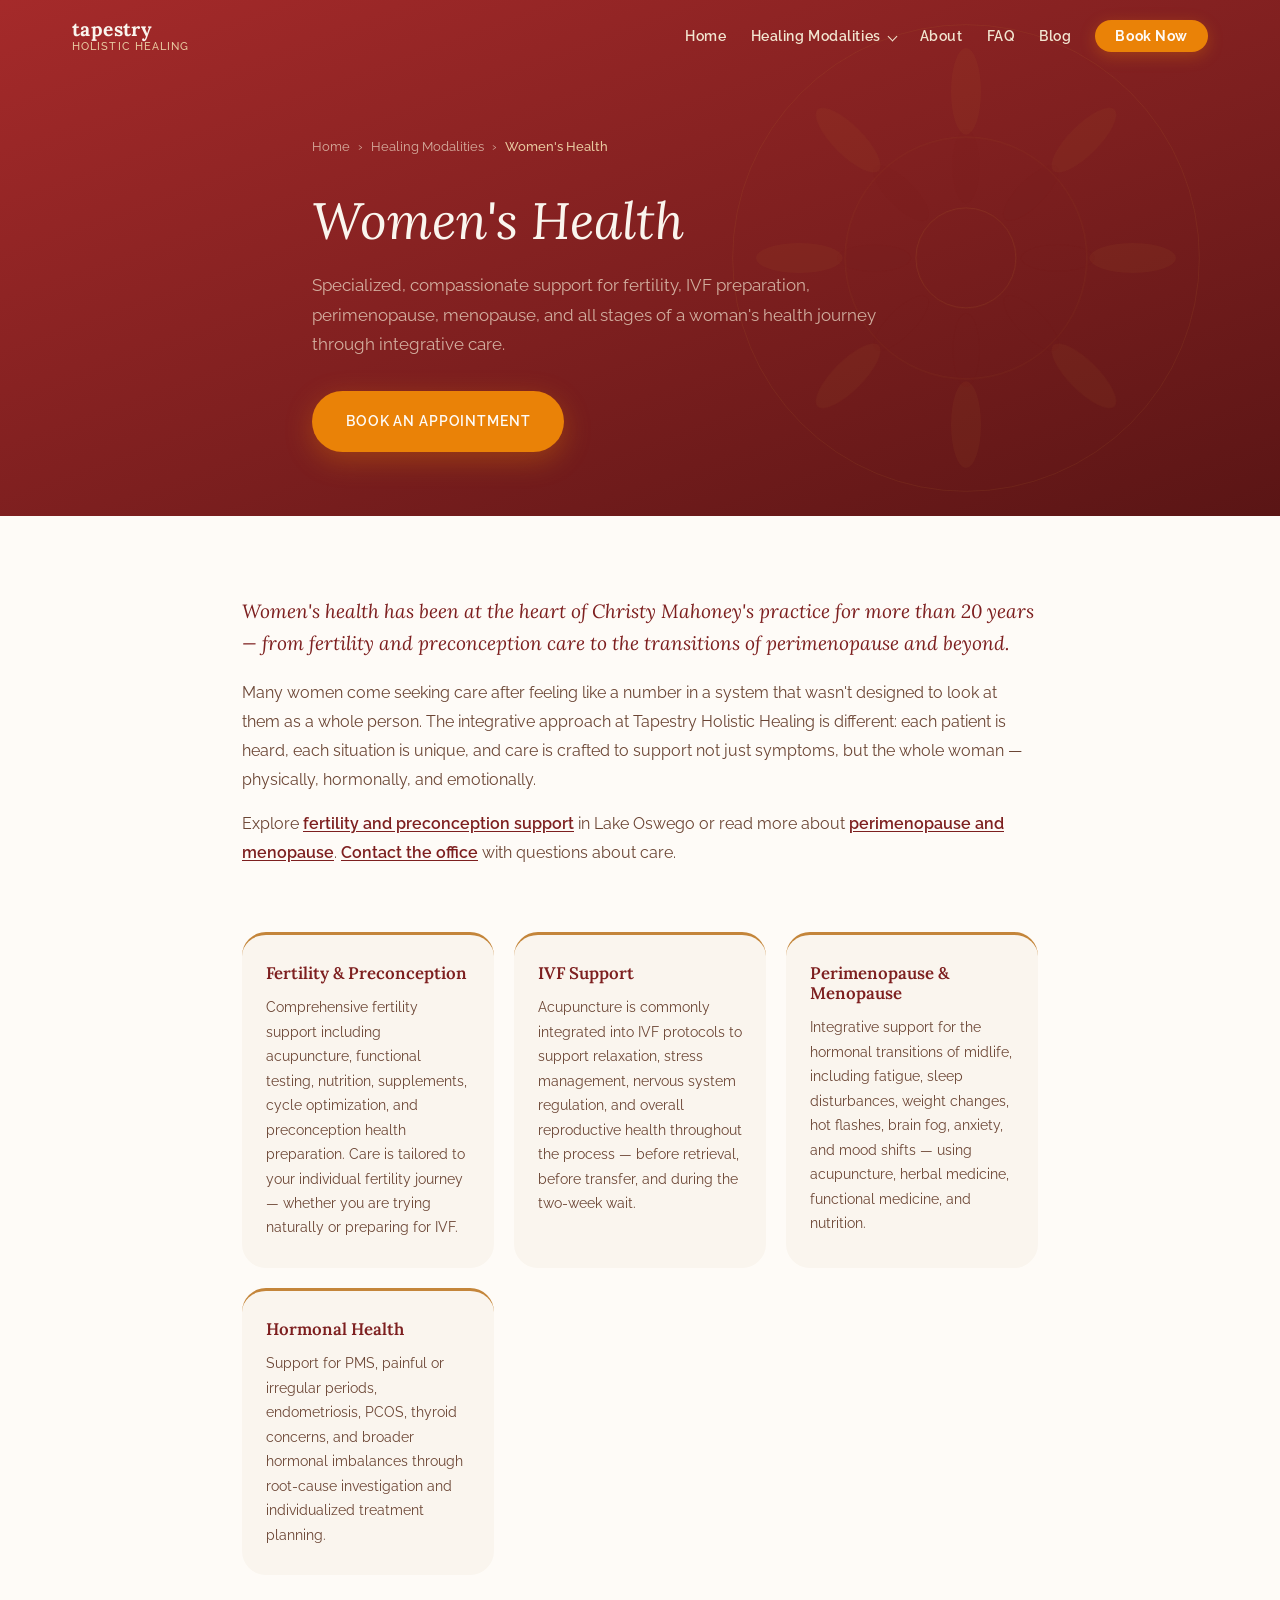
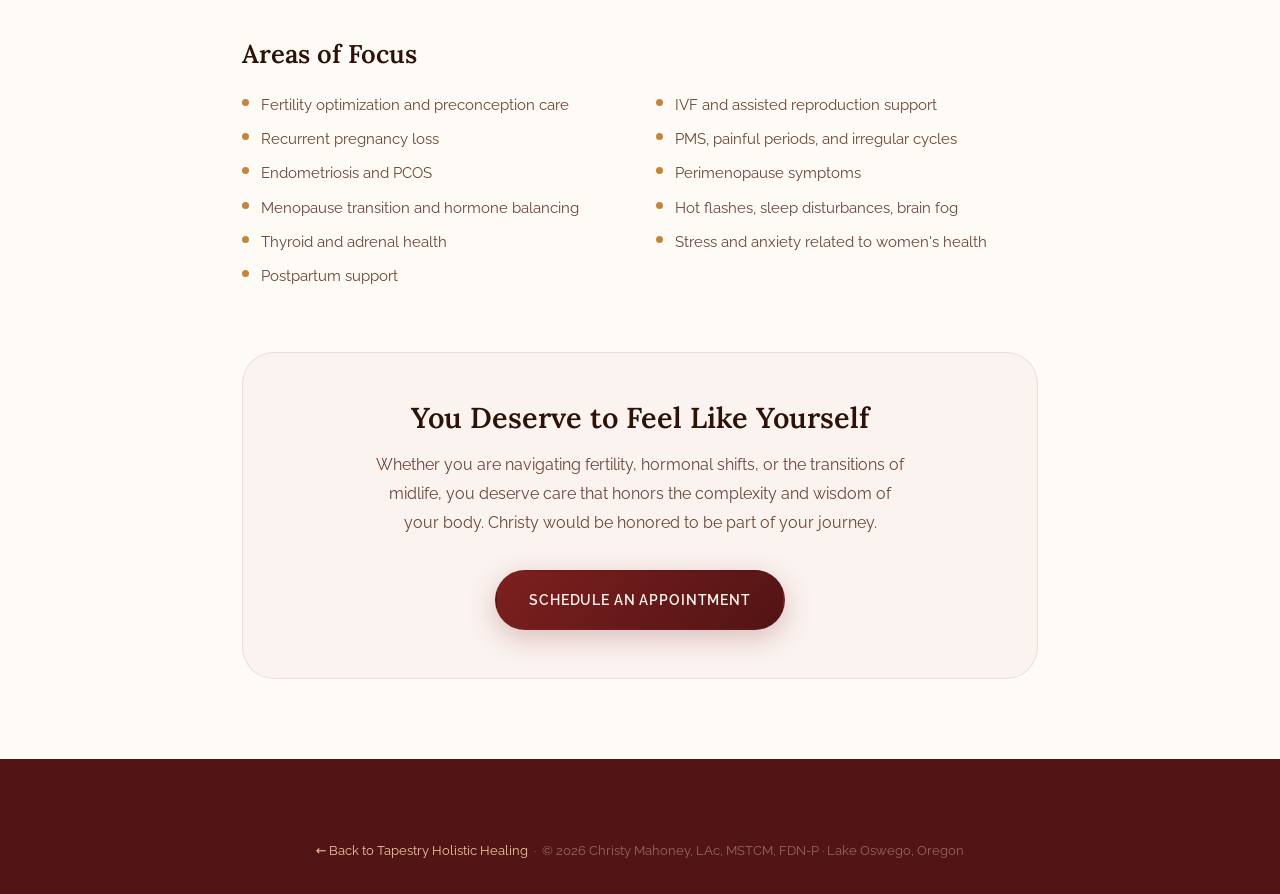
<file: womens-health/index.html>
<!DOCTYPE html>
<html lang="en">
<head>
    <meta charset="UTF-8">
    <meta name="viewport" content="width=device-width, initial-scale=1.0">
    <title>Women&#x27;s Health in Lake Oswego | Tapestry Holistic Healing</title>
    <meta name="description" content="Women's health care in Lake Oswego, Oregon. Integrative support for fertility, IVF preparation, perimenopause, menopause, hormonal balance, and all stages of women's health.">
    <link rel="canonical" href="https://www.tapestryholistic.health/womens-health/">
    <meta property="og:type" content="website">
    <meta property="og:title" content="Women&#x27;s Health in Lake Oswego | Tapestry Holistic Healing">
    <meta property="og:description" content="Women&#x27;s health care in Lake Oswego, Oregon. Integrative support for fertility, IVF preparation, perimenopause, menopause, hormonal balance, and all stages of women&#x27;s health.">
    <meta property="og:url" content="https://www.tapestryholistic.health/womens-health/">
    <meta property="og:site_name" content="Tapestry Holistic Healing">
    <meta property="og:image" content="https://www.tapestryholistic.health/img/mandala-612x612.jpg">
    <meta property="og:image:width" content="612">
    <meta property="og:image:height" content="612">
    <meta property="og:image:alt" content="Tapestry Holistic Healing mandala">
    <meta name="twitter:card" content="summary">
    <meta name="twitter:title" content="Women&#x27;s Health in Lake Oswego | Tapestry Holistic Healing">
    <meta name="twitter:description" content="Women&#x27;s health care in Lake Oswego, Oregon. Integrative support for fertility, IVF preparation, perimenopause, menopause, hormonal balance, and all stages of women&#x27;s health.">
    <meta name="twitter:image" content="https://www.tapestryholistic.health/img/mandala-612x612.jpg">
    <meta name="twitter:image:alt" content="Tapestry Holistic Healing mandala">
    <script type="application/ld+json">
{
    "@context": "https://schema.org",
    "@type": "BreadcrumbList",
    "itemListElement": [
        {
            "@type": "ListItem",
            "position": 1,
            "name": "Home",
            "item": "https://www.tapestryholistic.health/"
        },
        {
            "@type": "ListItem",
            "position": 2,
            "name": "Healing Modalities",
            "item": "https://www.tapestryholistic.health/#modalities"
        },
        {
            "@type": "ListItem",
            "position": 3,
            "name": "Women's Health",
            "item": "https://www.tapestryholistic.health/womens-health/"
        }
    ]
}
</script>
    <link rel="preconnect" href="https://fonts.googleapis.com">
    <link rel="preconnect" href="https://fonts.gstatic.com" crossorigin>
    <link href="https://fonts.googleapis.com/css2?family=Lora:ital,wght@0,400;0,500;0,600;0,700;1,400;1,500&family=Raleway:wght@300;400;500;600;700&display=swap" rel="stylesheet">
    <link rel="stylesheet" href="../styles.css">
    <link rel="stylesheet" href="../modality.css">
</head>
<body>

    <nav class="navbar" id="navbar">
        <div class="nav-container">
            <a href="/" class="nav-brand" aria-label="Tapestry Holistic Healing — Home">
                <span class="nav-brand-words" aria-hidden="true">
                    <span class="nav-brand-main">tapestry</span>
                    <span class="nav-brand-sub">holistic healing</span>
                </span>
            </a>
            <button class="hamburger" id="hamburger" aria-label="Open navigation menu" aria-expanded="false" aria-controls="navMenu">
                <span></span><span></span><span></span>
            </button>
            <ul class="nav-menu" id="navMenu" role="list">
                <li><a href="/#home"       class="nav-link">Home</a></li>
                <li class="nav-item nav-item--dropdown">
                    <a href="/#modalities" class="nav-link nav-link--has-submenu">Healing Modalities<span class="nav-caret" aria-hidden="true"></span></a>
                    <ul class="nav-submenu">
                        <li><a href="/acupuncture/" class="nav-link">Acupuncture &amp; Herbal Medicine</a></li>
                        <li><a href="/functional-medicine/" class="nav-link">Functional Medicine</a></li>
                        <li><a href="/womens-health/" class="nav-link">Women's Health</a></li>
                        <li><a href="/fertility/" class="nav-link">Fertility Support</a></li>
                        <li><a href="/energy-medicine/" class="nav-link">Energy Medicine</a></li>
                    </ul>
                </li>
                <li><a href="/#about"      class="nav-link">About</a></li>
                <li><a href="/#faq"        class="nav-link">FAQ</a></li>
                <li><a href="/blog/"       class="nav-link">Blog</a></li>
                <li><a href="https://tapestryholistic.acubliss.app/portal/booking/christina-mahoney/lake-oswego/" class="nav-link nav-book" target="_blank" rel="noopener noreferrer">Book Now</a></li>
            </ul>
        </div>
    </nav>

    <header class="modality-header">
        <div class="modality-header-bg" aria-hidden="true">
            <svg viewBox="0 0 600 600" xmlns="http://www.w3.org/2000/svg" focusable="false">
                <g transform="translate(300 300)">
                    <circle r="280" fill="none" stroke="#C4853A" stroke-width="1" opacity="0.2"/>
                    <g fill="#C4853A" opacity="0.1">
                        <ellipse cx="0" cy="-200" rx="18" ry="52" transform="rotate(0)"/>
                        <ellipse cx="0" cy="-200" rx="18" ry="52" transform="rotate(45)"/>
                        <ellipse cx="0" cy="-200" rx="18" ry="52" transform="rotate(90)"/>
                        <ellipse cx="0" cy="-200" rx="18" ry="52" transform="rotate(135)"/>
                        <ellipse cx="0" cy="-200" rx="18" ry="52" transform="rotate(180)"/>
                        <ellipse cx="0" cy="-200" rx="18" ry="52" transform="rotate(225)"/>
                        <ellipse cx="0" cy="-200" rx="18" ry="52" transform="rotate(270)"/>
                        <ellipse cx="0" cy="-200" rx="18" ry="52" transform="rotate(315)"/>
                    </g>
                    <circle r="145" fill="none" stroke="#C4853A" stroke-width="1" opacity="0.2"/>
                    <g fill="#7D1F1F" opacity="0.1">
                        <ellipse cx="0" cy="-110" rx="16" ry="44" transform="rotate(0)"/>
                        <ellipse cx="0" cy="-110" rx="16" ry="44" transform="rotate(45)"/>
                        <ellipse cx="0" cy="-110" rx="16" ry="44" transform="rotate(90)"/>
                        <ellipse cx="0" cy="-110" rx="16" ry="44" transform="rotate(135)"/>
                        <ellipse cx="0" cy="-110" rx="16" ry="44" transform="rotate(180)"/>
                        <ellipse cx="0" cy="-110" rx="16" ry="44" transform="rotate(225)"/>
                        <ellipse cx="0" cy="-110" rx="16" ry="44" transform="rotate(270)"/>
                        <ellipse cx="0" cy="-110" rx="16" ry="44" transform="rotate(315)"/>
                    </g>
                    <circle r="60" fill="none" stroke="#C4853A" stroke-width="1" opacity="0.3"/>
                </g>
            </svg>
        </div>
        <div class="container">
            <nav class="breadcrumb" aria-label="Breadcrumb">
                <a href="/">Home</a>
                <span aria-hidden="true">›</span>
                <a href="/#modalities">Healing Modalities</a>
                <span aria-hidden="true">›</span>
                <span aria-current="page">Women's Health</span>
            </nav>
            <h1>Women's Health</h1>
            <p class="modality-header-desc">Specialized, compassionate support for fertility, IVF preparation, perimenopause, menopause, and all stages of a woman's health journey through integrative care.</p>
            <a href="https://tapestryholistic.acubliss.app/portal/booking/christina-mahoney/lake-oswego/" class="btn btn-gold" target="_blank" rel="noopener noreferrer">Book an Appointment</a>
        </div>
    </header>

    <main class="modality-content">
        <div class="container">

            <div class="modality-intro">
                <p class="modality-intro-lead">Women's health has been at the heart of Christy Mahoney's practice for more than 20 years — from fertility and preconception care to the transitions of perimenopause and beyond.</p>
                <p>Many women come seeking care after feeling like a number in a system that wasn't designed to look at them as a whole person. The integrative approach at Tapestry Holistic Healing is different: each patient is heard, each situation is unique, and care is crafted to support not just symptoms, but the whole woman — physically, hormonally, and emotionally.</p>
                <p>Explore <a href="/fertility/">fertility and preconception support</a> in Lake Oswego or read more about <a href="/blog/perimenopause-and-menopause/">perimenopause and menopause</a>. <a href="/#contact">Contact the office</a> with questions about care.</p>
            </div>

            <div class="modality-highlights">
                <div class="highlight-card">
                    <h3>Fertility &amp; Preconception</h3>
                    <p>Comprehensive fertility support including acupuncture, functional testing, nutrition, supplements, cycle optimization, and preconception health preparation. Care is tailored to your individual fertility journey — whether you are trying naturally or preparing for IVF.</p>
                </div>
                <div class="highlight-card">
                    <h3>IVF Support</h3>
                    <p>Acupuncture is commonly integrated into IVF protocols to support relaxation, stress management, nervous system regulation, and overall reproductive health throughout the process — before retrieval, before transfer, and during the two-week wait.</p>
                </div>
                <div class="highlight-card">
                    <h3>Perimenopause &amp; Menopause</h3>
                    <p>Integrative support for the hormonal transitions of midlife, including fatigue, sleep disturbances, weight changes, hot flashes, brain fog, anxiety, and mood shifts — using acupuncture, herbal medicine, functional medicine, and nutrition.</p>
                </div>
                <div class="highlight-card">
                    <h3>Hormonal Health</h3>
                    <p>Support for PMS, painful or irregular periods, endometriosis, PCOS, thyroid concerns, and broader hormonal imbalances through root-cause investigation and individualized treatment planning.</p>
                </div>
            </div>

            <div class="modality-conditions">
                <h2>Areas of Focus</h2>
                <ul class="conditions-list">
                    <li>Fertility optimization and preconception care</li>
                    <li>IVF and assisted reproduction support</li>
                    <li>Recurrent pregnancy loss</li>
                    <li>PMS, painful periods, and irregular cycles</li>
                    <li>Endometriosis and PCOS</li>
                    <li>Perimenopause symptoms</li>
                    <li>Menopause transition and hormone balancing</li>
                    <li>Hot flashes, sleep disturbances, brain fog</li>
                    <li>Thyroid and adrenal health</li>
                    <li>Stress and anxiety related to women's health</li>
                    <li>Postpartum support</li>
                </ul>
            </div>

            <div class="modality-cta-block">
                <h2>You Deserve to Feel Like Yourself</h2>
                <p>Whether you are navigating fertility, hormonal shifts, or the transitions of midlife, you deserve care that honors the complexity and wisdom of your body. Christy would be honored to be part of your journey.</p>
                <a href="https://tapestryholistic.acubliss.app/portal/booking/christina-mahoney/lake-oswego/" class="btn btn-crimson" target="_blank" rel="noopener noreferrer">Schedule an Appointment</a>
            </div>

        </div>
    </main>

    <footer class="footer" id="contact">
        <div class="container">
            <div class="footer-bottom" style="padding-top: 0;">
                <p><a href="/">← Back to Tapestry Holistic Healing</a> &nbsp;·&nbsp; &copy; <script>document.write(new Date().getFullYear())</script> Christy Mahoney, LAc, MSTCM, FDN&#8209;P · Lake Oswego, Oregon</p>
            </div>
        </div>
    </footer>

    <script src="../script.js"></script>
</body>
</html>
</file>
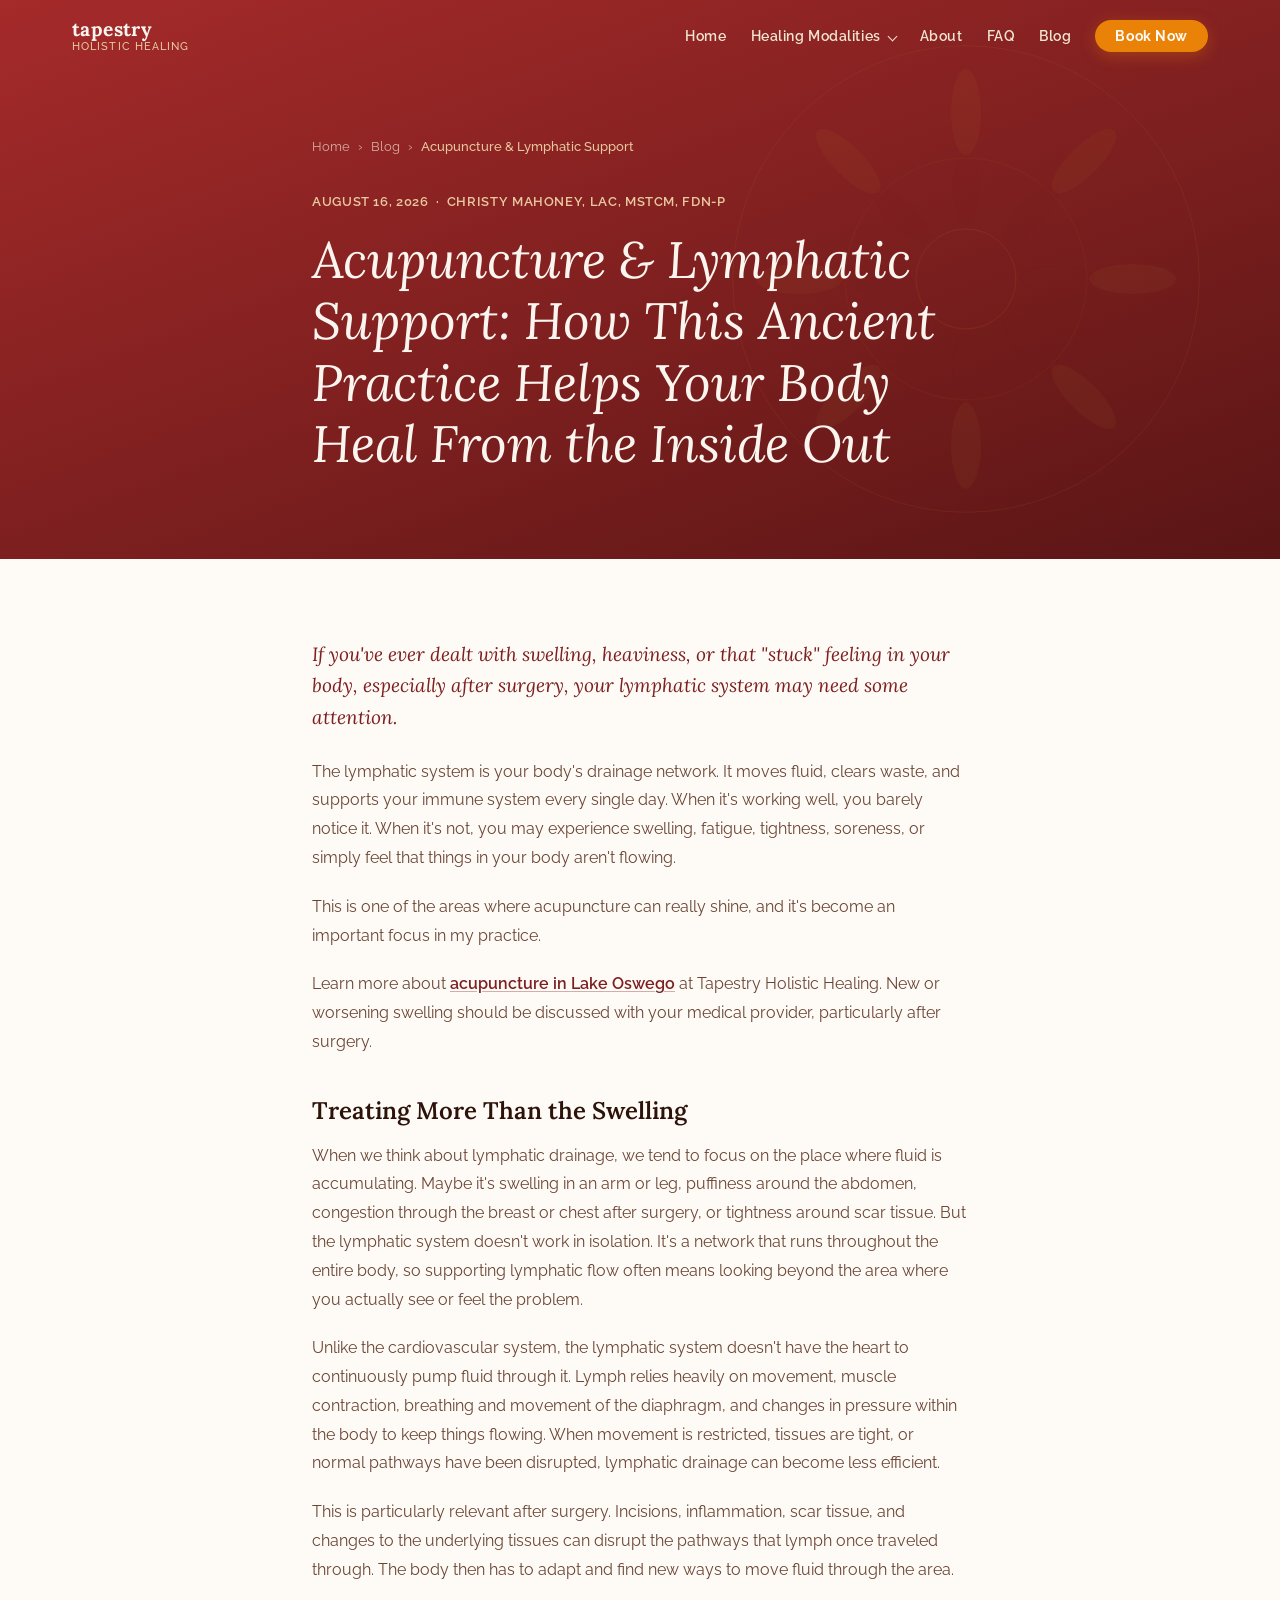
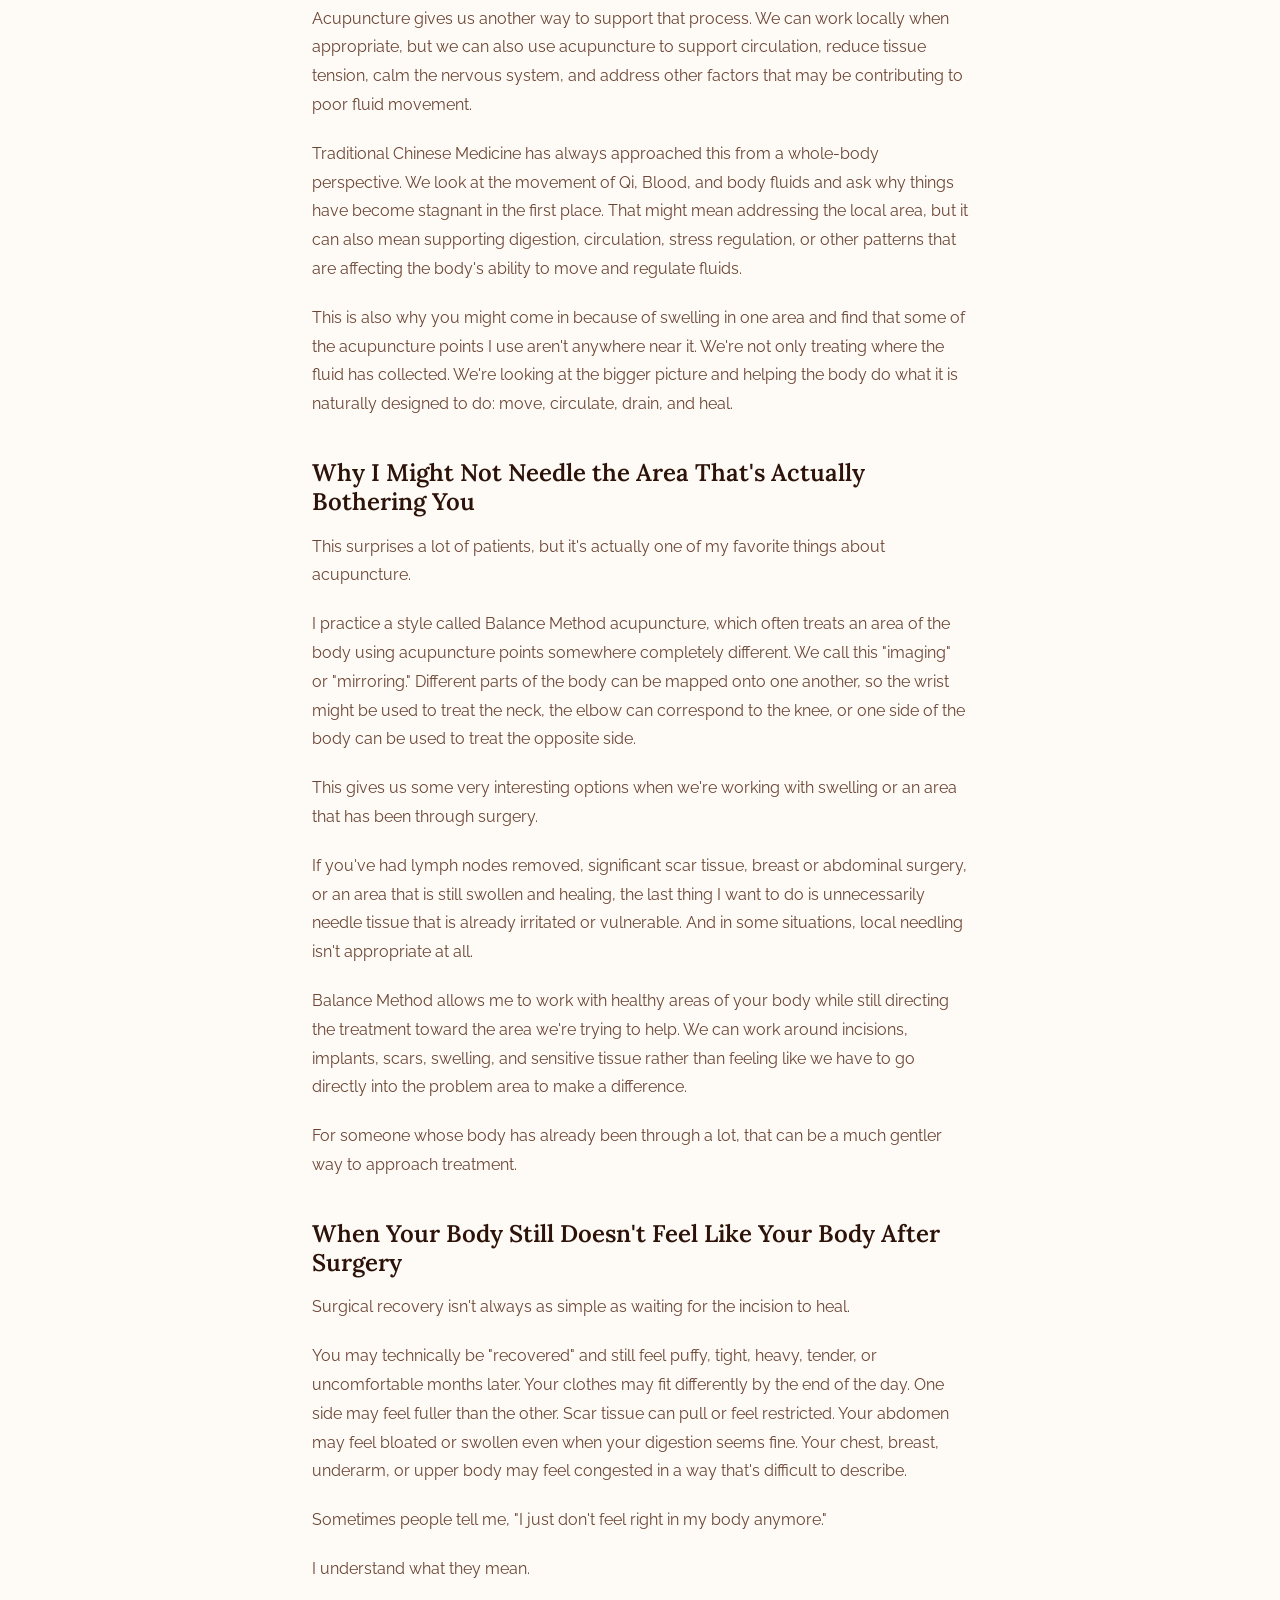
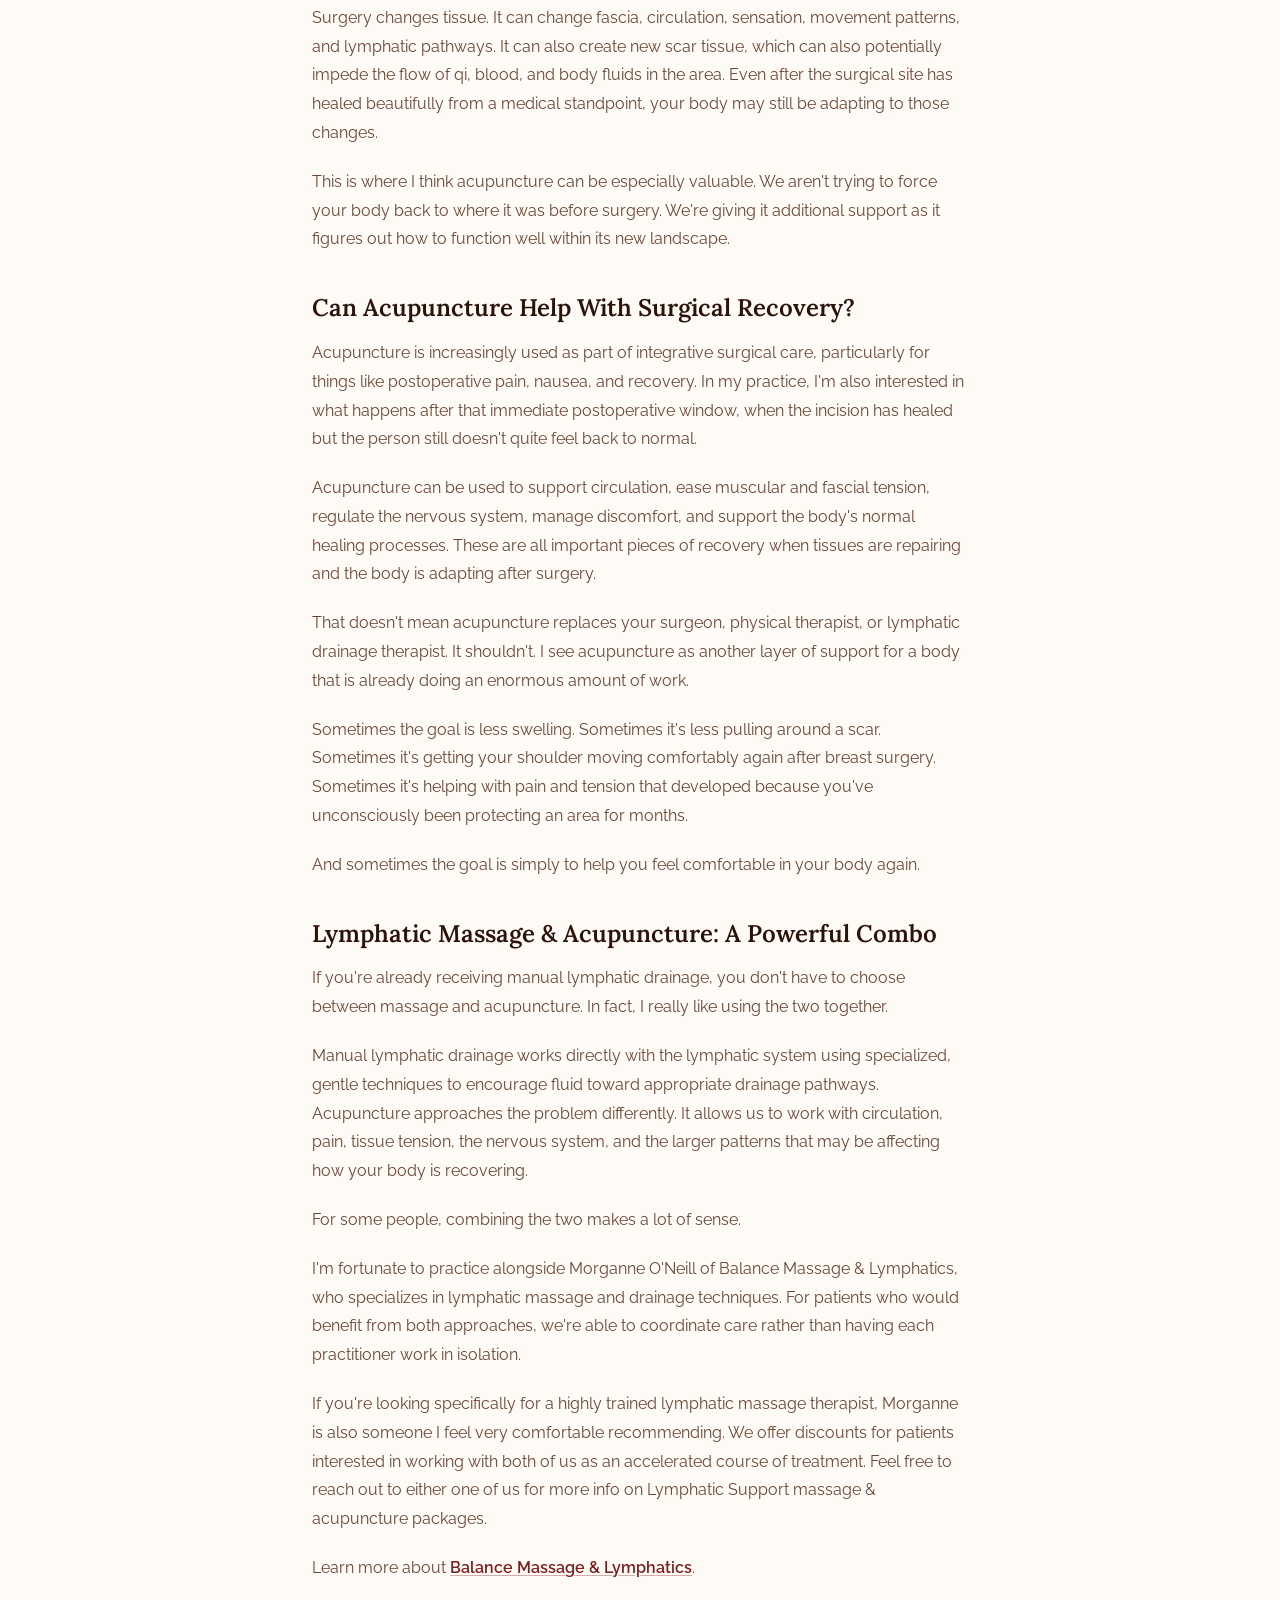
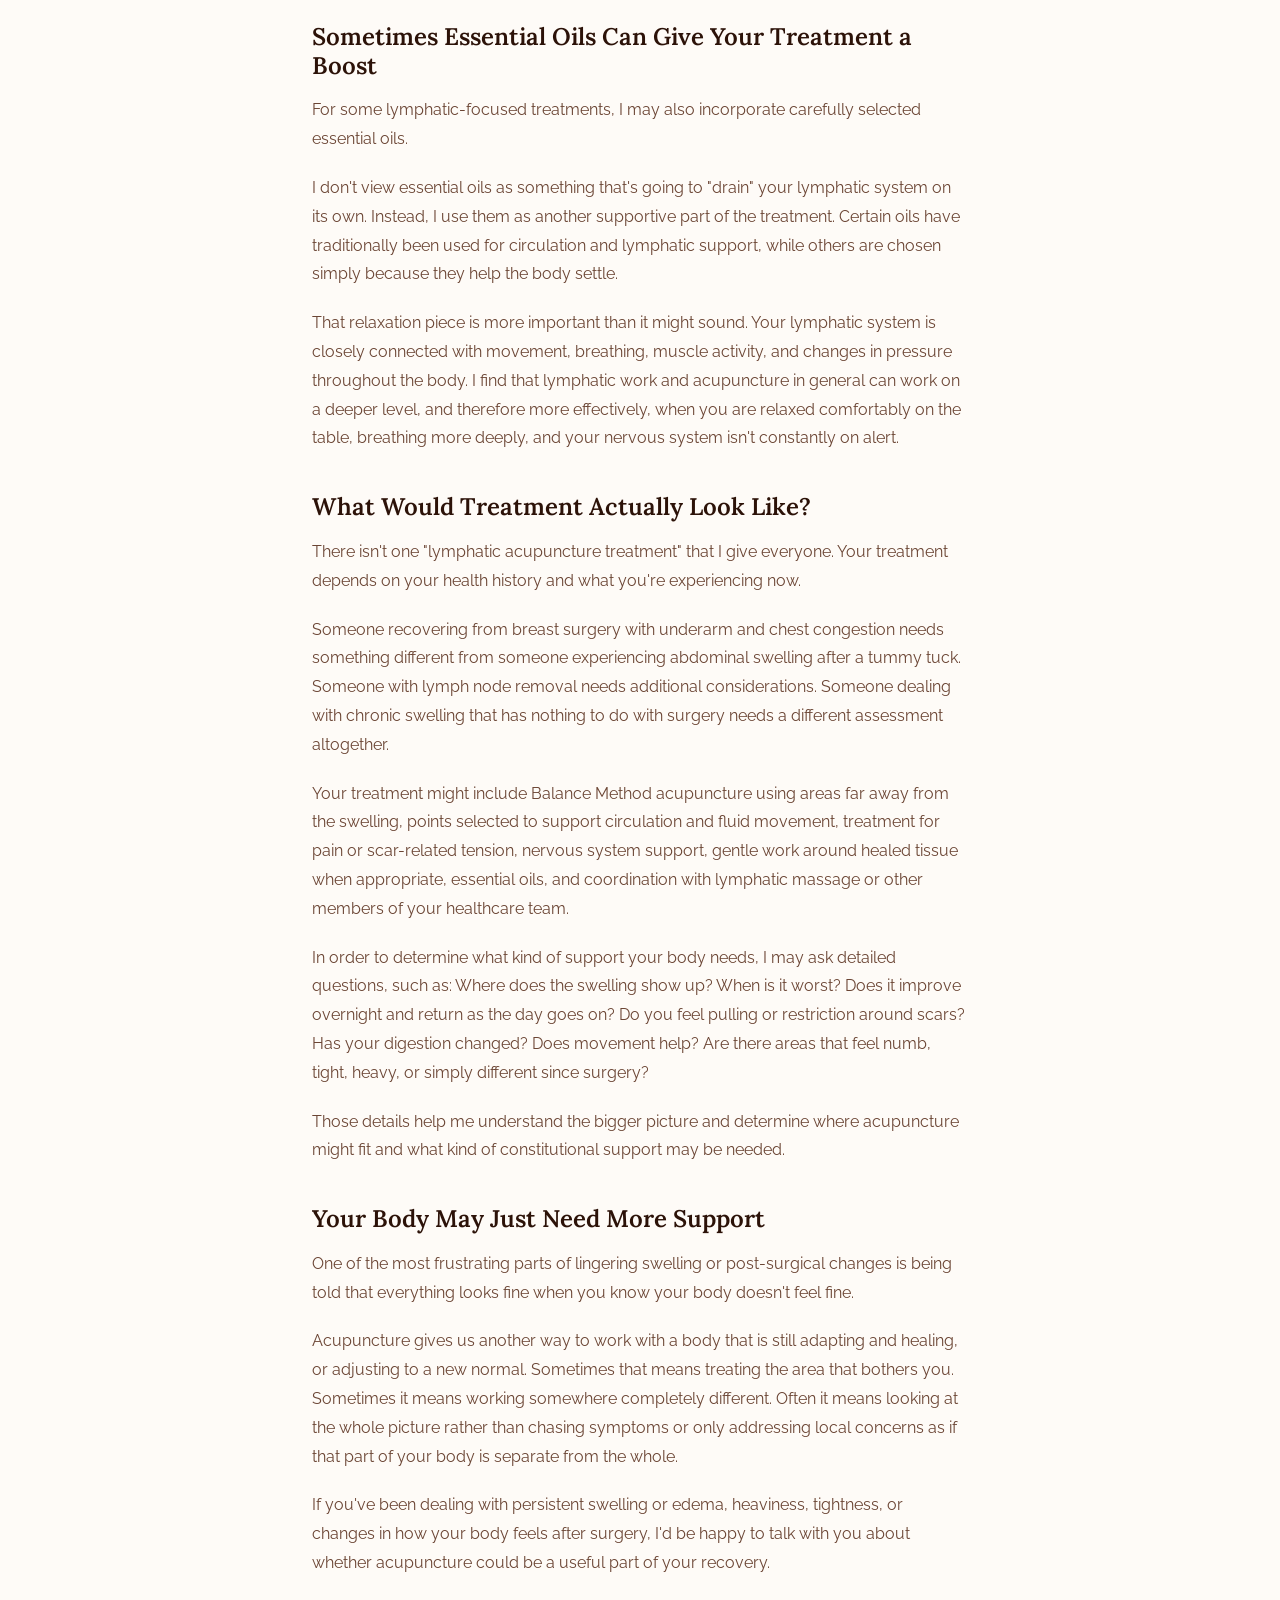
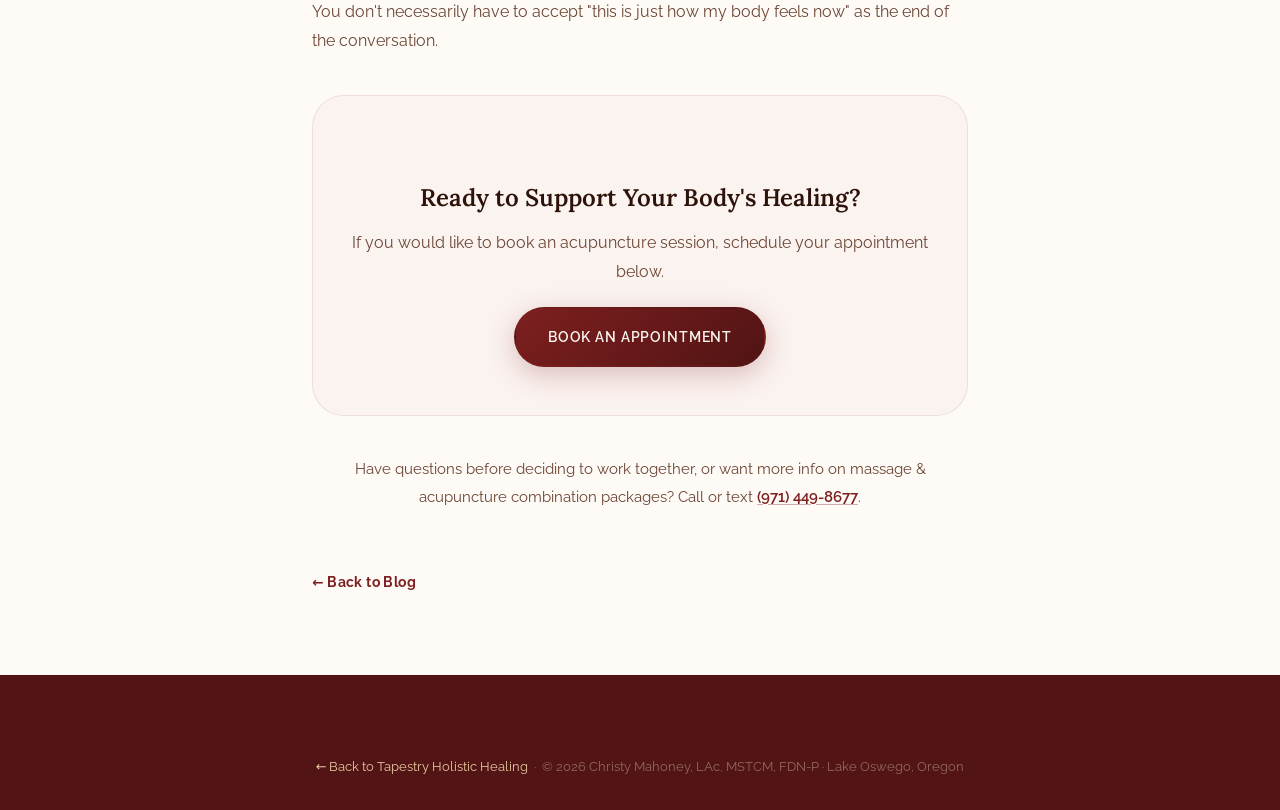
<file: blog/acupuncture-lymphatic-support/index.html>
<!DOCTYPE html>
<html lang="en">
<head>
    <meta charset="UTF-8">
    <meta name="viewport" content="width=device-width, initial-scale=1.0">
    <title>Acupuncture &amp; Lymphatic Support | Tapestry Holistic Healing | Lake Oswego, OR</title>
    <meta name="description" content="How acupuncture and Balance Method treatment can support lymphatic drainage, ease post-surgical swelling, and help your body heal after surgery.">
    <link rel="canonical" href="https://www.tapestryholistic.health/blog/acupuncture-lymphatic-support/">
    <meta property="og:type" content="article">
    <meta property="og:title" content="Acupuncture &amp; Lymphatic Support | Tapestry Holistic Healing | Lake Oswego, OR">
    <meta property="og:description" content="How acupuncture and Balance Method treatment can support lymphatic drainage, ease post-surgical swelling, and help your body heal after surgery.">
    <meta property="og:url" content="https://www.tapestryholistic.health/blog/acupuncture-lymphatic-support/">
    <meta property="og:site_name" content="Tapestry Holistic Healing">
    <meta property="og:image" content="https://www.tapestryholistic.health/img/mandala-612x612.jpg">
    <meta property="og:image:width" content="612">
    <meta property="og:image:height" content="612">
    <meta property="og:image:alt" content="Tapestry Holistic Healing mandala">
    <meta name="twitter:card" content="summary">
    <meta name="twitter:title" content="Acupuncture &amp; Lymphatic Support | Tapestry Holistic Healing | Lake Oswego, OR">
    <meta name="twitter:description" content="How acupuncture and Balance Method treatment can support lymphatic drainage, ease post-surgical swelling, and help your body heal after surgery.">
    <meta name="twitter:image" content="https://www.tapestryholistic.health/img/mandala-612x612.jpg">
    <meta name="twitter:image:alt" content="Tapestry Holistic Healing mandala">
    <script type="application/ld+json">
{
    "@context": "https://schema.org",
    "@type": "BreadcrumbList",
    "itemListElement": [
        {
            "@type": "ListItem",
            "position": 1,
            "name": "Home",
            "item": "https://www.tapestryholistic.health/"
        },
        {
            "@type": "ListItem",
            "position": 2,
            "name": "Blog",
            "item": "https://www.tapestryholistic.health/blog/"
        },
        {
            "@type": "ListItem",
            "position": 3,
            "name": "Acupuncture & Lymphatic Support",
            "item": "https://www.tapestryholistic.health/blog/acupuncture-lymphatic-support/"
        }
    ]
}
</script>
    <script type="application/ld+json">
{
    "@context": "https://schema.org",
    "@type": "BlogPosting",
    "headline": "Acupuncture & Lymphatic Support: How This Ancient Practice Helps Your Body Heal From the Inside Out",
    "datePublished": "2026-08-16",
    "author": {
        "@type": "Person",
        "name": "Christy Mahoney"
    },
    "publisher": {
        "@id": "https://www.tapestryholistic.health/#business"
    },
    "mainEntityOfPage": "https://www.tapestryholistic.health/blog/acupuncture-lymphatic-support/",
    "image": "https://www.tapestryholistic.health/img/mandala-612x612.jpg"
}
</script>
    <link rel="preconnect" href="https://fonts.googleapis.com">
    <link rel="preconnect" href="https://fonts.gstatic.com" crossorigin>
    <link href="https://fonts.googleapis.com/css2?family=Lora:ital,wght@0,400;0,500;0,600;0,700;1,400;1,500&family=Raleway:wght@300;400;500;600;700&display=swap" rel="stylesheet">
    <link rel="stylesheet" href="../../styles.css">
    <link rel="stylesheet" href="../../modality.css">
    <link rel="stylesheet" href="../../blog.css">
</head>
<body>

    <nav class="navbar" id="navbar">
        <div class="nav-container">
            <a href="/" class="nav-brand" aria-label="Tapestry Holistic Healing — Home">
                <span class="nav-brand-words" aria-hidden="true">
                    <span class="nav-brand-main">tapestry</span>
                    <span class="nav-brand-sub">holistic healing</span>
                </span>
            </a>
            <button class="hamburger" id="hamburger" aria-label="Open navigation menu" aria-expanded="false" aria-controls="navMenu">
                <span></span><span></span><span></span>
            </button>
            <ul class="nav-menu" id="navMenu" role="list">
                <li><a href="/#home"       class="nav-link">Home</a></li>
                <li class="nav-item nav-item--dropdown">
                    <a href="/#modalities" class="nav-link nav-link--has-submenu">Healing Modalities<span class="nav-caret" aria-hidden="true"></span></a>
                    <ul class="nav-submenu">
                        <li><a href="/acupuncture/" class="nav-link">Acupuncture &amp; Herbal Medicine</a></li>
                        <li><a href="/functional-medicine/" class="nav-link">Functional Medicine</a></li>
                        <li><a href="/womens-health/" class="nav-link">Women's Health</a></li>
                        <li><a href="/fertility/" class="nav-link">Fertility Support</a></li>
                        <li><a href="/energy-medicine/" class="nav-link">Energy Medicine</a></li>
                    </ul>
                </li>
                <li><a href="/#about"      class="nav-link">About</a></li>
                <li><a href="/#faq"        class="nav-link">FAQ</a></li>
                <li><a href="/blog/"       class="nav-link">Blog</a></li>
                <li><a href="https://tapestryholistic.acubliss.app/portal/booking/christina-mahoney/lake-oswego/" class="nav-link nav-book" target="_blank" rel="noopener noreferrer">Book Now</a></li>
            </ul>
        </div>
    </nav>

    <!-- Page Header -->
    <header class="modality-header">
        <div class="modality-header-bg" aria-hidden="true">
            <svg viewBox="0 0 600 600" xmlns="http://www.w3.org/2000/svg" focusable="false">
                <g transform="translate(300 300)">
                    <circle r="280" fill="none" stroke="#C4853A" stroke-width="1" opacity="0.2"/>
                    <g fill="#C4853A" opacity="0.1">
                        <ellipse cx="0" cy="-200" rx="18" ry="52" transform="rotate(0)"/>
                        <ellipse cx="0" cy="-200" rx="18" ry="52" transform="rotate(45)"/>
                        <ellipse cx="0" cy="-200" rx="18" ry="52" transform="rotate(90)"/>
                        <ellipse cx="0" cy="-200" rx="18" ry="52" transform="rotate(135)"/>
                        <ellipse cx="0" cy="-200" rx="18" ry="52" transform="rotate(180)"/>
                        <ellipse cx="0" cy="-200" rx="18" ry="52" transform="rotate(225)"/>
                        <ellipse cx="0" cy="-200" rx="18" ry="52" transform="rotate(270)"/>
                        <ellipse cx="0" cy="-200" rx="18" ry="52" transform="rotate(315)"/>
                    </g>
                    <circle r="145" fill="none" stroke="#C4853A" stroke-width="1" opacity="0.2"/>
                    <g fill="#7D1F1F" opacity="0.1">
                        <ellipse cx="0" cy="-110" rx="16" ry="44" transform="rotate(0)"/>
                        <ellipse cx="0" cy="-110" rx="16" ry="44" transform="rotate(45)"/>
                        <ellipse cx="0" cy="-110" rx="16" ry="44" transform="rotate(90)"/>
                        <ellipse cx="0" cy="-110" rx="16" ry="44" transform="rotate(135)"/>
                        <ellipse cx="0" cy="-110" rx="16" ry="44" transform="rotate(180)"/>
                        <ellipse cx="0" cy="-110" rx="16" ry="44" transform="rotate(225)"/>
                        <ellipse cx="0" cy="-110" rx="16" ry="44" transform="rotate(270)"/>
                        <ellipse cx="0" cy="-110" rx="16" ry="44" transform="rotate(315)"/>
                    </g>
                    <circle r="60" fill="none" stroke="#C4853A" stroke-width="1" opacity="0.3"/>
                </g>
            </svg>
        </div>
        <div class="container">
            <nav class="breadcrumb" aria-label="Breadcrumb">
                <a href="/">Home</a>
                <span aria-hidden="true">›</span>
                <a href="/blog/">Blog</a>
                <span aria-hidden="true">›</span>
                <span aria-current="page">Acupuncture &amp; Lymphatic Support</span>
            </nav>
            <p class="blog-post-meta">August 16, 2026 &nbsp;·&nbsp; Christy Mahoney, LAc, MSTCM, FDN&#8209;P</p>
            <h1>Acupuncture &amp; Lymphatic Support: How This Ancient Practice Helps Your Body Heal From the Inside Out</h1>
        </div>
    </header>

    <!-- Content -->
    <main class="blog-post-content">
        <div class="container blog-post-body">

            <p class="modality-intro-lead">If you've ever dealt with swelling, heaviness, or that "stuck" feeling in your body, especially after surgery, your lymphatic system may need some attention.</p>
            <p>The lymphatic system is your body's drainage network. It moves fluid, clears waste, and supports your immune system every single day. When it's working well, you barely notice it. When it's not, you may experience swelling, fatigue, tightness, soreness, or simply feel that things in your body aren't flowing.</p>
            <p>This is one of the areas where acupuncture can really shine, and it's become an important focus in my practice.</p>
            <p>Learn more about <a href="/acupuncture/">acupuncture in Lake Oswego</a> at Tapestry Holistic Healing. New or worsening swelling should be discussed with your medical provider, particularly after surgery.</p>

            <h2>Treating More Than the Swelling</h2>
            <p>When we think about lymphatic drainage, we tend to focus on the place where fluid is accumulating. Maybe it's swelling in an arm or leg, puffiness around the abdomen, congestion through the breast or chest after surgery, or tightness around scar tissue. But the lymphatic system doesn't work in isolation. It's a network that runs throughout the entire body, so supporting lymphatic flow often means looking beyond the area where you actually see or feel the problem.</p>
            <p>Unlike the cardiovascular system, the lymphatic system doesn't have the heart to continuously pump fluid through it. Lymph relies heavily on movement, muscle contraction, breathing and movement of the diaphragm, and changes in pressure within the body to keep things flowing. When movement is restricted, tissues are tight, or normal pathways have been disrupted, lymphatic drainage can become less efficient.</p>
            <p>This is particularly relevant after surgery. Incisions, inflammation, scar tissue, and changes to the underlying tissues can disrupt the pathways that lymph once traveled through. The body then has to adapt and find new ways to move fluid through the area.</p>
            <p>Acupuncture gives us another way to support that process. We can work locally when appropriate, but we can also use acupuncture to support circulation, reduce tissue tension, calm the nervous system, and address other factors that may be contributing to poor fluid movement.</p>
            <p>Traditional Chinese Medicine has always approached this from a whole-body perspective. We look at the movement of Qi, Blood, and body fluids and ask why things have become stagnant in the first place. That might mean addressing the local area, but it can also mean supporting digestion, circulation, stress regulation, or other patterns that are affecting the body's ability to move and regulate fluids.</p>
            <p>This is also why you might come in because of swelling in one area and find that some of the acupuncture points I use aren't anywhere near it. We're not only treating where the fluid has collected. We're looking at the bigger picture and helping the body do what it is naturally designed to do: move, circulate, drain, and heal.</p>

            <h2>Why I Might Not Needle the Area That's Actually Bothering You</h2>
            <p>This surprises a lot of patients, but it's actually one of my favorite things about acupuncture.</p>
            <p>I practice a style called Balance Method acupuncture, which often treats an area of the body using acupuncture points somewhere completely different. We call this "imaging" or "mirroring." Different parts of the body can be mapped onto one another, so the wrist might be used to treat the neck, the elbow can correspond to the knee, or one side of the body can be used to treat the opposite side.</p>
            <p>This gives us some very interesting options when we're working with swelling or an area that has been through surgery.</p>
            <p>If you've had lymph nodes removed, significant scar tissue, breast or abdominal surgery, or an area that is still swollen and healing, the last thing I want to do is unnecessarily needle tissue that is already irritated or vulnerable. And in some situations, local needling isn't appropriate at all.</p>
            <p>Balance Method allows me to work with healthy areas of your body while still directing the treatment toward the area we're trying to help. We can work around incisions, implants, scars, swelling, and sensitive tissue rather than feeling like we have to go directly into the problem area to make a difference.</p>
            <p>For someone whose body has already been through a lot, that can be a much gentler way to approach treatment.</p>

            <h2>When Your Body Still Doesn't Feel Like Your Body After Surgery</h2>
            <p>Surgical recovery isn't always as simple as waiting for the incision to heal.</p>
            <p>You may technically be "recovered" and still feel puffy, tight, heavy, tender, or uncomfortable months later. Your clothes may fit differently by the end of the day. One side may feel fuller than the other. Scar tissue can pull or feel restricted. Your abdomen may feel bloated or swollen even when your digestion seems fine. Your chest, breast, underarm, or upper body may feel congested in a way that's difficult to describe.</p>
            <p>Sometimes people tell me, "I just don't feel right in my body anymore."</p>
            <p>I understand what they mean.</p>
            <p>Surgery changes tissue. It can change fascia, circulation, sensation, movement patterns, and lymphatic pathways. It can also create new scar tissue, which can also potentially impede the flow of qi, blood, and body fluids in the area. Even after the surgical site has healed beautifully from a medical standpoint, your body may still be adapting to those changes.</p>
            <p>This is where I think acupuncture can be especially valuable. We aren't trying to force your body back to where it was before surgery. We're giving it additional support as it figures out how to function well within its new landscape.</p>

            <h2>Can Acupuncture Help With Surgical Recovery?</h2>
            <p>Acupuncture is increasingly used as part of integrative surgical care, particularly for things like postoperative pain, nausea, and recovery. In my practice, I'm also interested in what happens after that immediate postoperative window, when the incision has healed but the person still doesn't quite feel back to normal.</p>
            <p>Acupuncture can be used to support circulation, ease muscular and fascial tension, regulate the nervous system, manage discomfort, and support the body's normal healing processes. These are all important pieces of recovery when tissues are repairing and the body is adapting after surgery.</p>
            <p>That doesn't mean acupuncture replaces your surgeon, physical therapist, or lymphatic drainage therapist. It shouldn't. I see acupuncture as another layer of support for a body that is already doing an enormous amount of work.</p>
            <p>Sometimes the goal is less swelling. Sometimes it's less pulling around a scar. Sometimes it's getting your shoulder moving comfortably again after breast surgery. Sometimes it's helping with pain and tension that developed because you've unconsciously been protecting an area for months.</p>
            <p>And sometimes the goal is simply to help you feel comfortable in your body again.</p>

            <h2>Lymphatic Massage &amp; Acupuncture: A Powerful Combo</h2>
            <p>If you're already receiving manual lymphatic drainage, you don't have to choose between massage and acupuncture. In fact, I really like using the two together.</p>
            <p>Manual lymphatic drainage works directly with the lymphatic system using specialized, gentle techniques to encourage fluid toward appropriate drainage pathways. Acupuncture approaches the problem differently. It allows us to work with circulation, pain, tissue tension, the nervous system, and the larger patterns that may be affecting how your body is recovering.</p>
            <p>For some people, combining the two makes a lot of sense.</p>
            <p>I'm fortunate to practice alongside Morganne O'Neill of Balance Massage &amp; Lymphatics, who specializes in lymphatic massage and drainage techniques. For patients who would benefit from both approaches, we're able to coordinate care rather than having each practitioner work in isolation.</p>
            <p>If you're looking specifically for a highly trained lymphatic massage therapist, Morganne is also someone I feel very comfortable recommending. We offer discounts for patients interested in working with both of us as an accelerated course of treatment. Feel free to reach out to either one of us for more info on Lymphatic Support massage &amp; acupuncture packages.</p>
            <p>Learn more about <a href="https://www.balancemassageandlymphatics.com/" target="_blank" rel="noopener noreferrer">Balance Massage &amp; Lymphatics</a>.</p>

            <h2>Sometimes Essential Oils Can Give Your Treatment a Boost</h2>
            <p>For some lymphatic-focused treatments, I may also incorporate carefully selected essential oils.</p>
            <p>I don't view essential oils as something that's going to "drain" your lymphatic system on its own. Instead, I use them as another supportive part of the treatment. Certain oils have traditionally been used for circulation and lymphatic support, while others are chosen simply because they help the body settle.</p>
            <p>That relaxation piece is more important than it might sound. Your lymphatic system is closely connected with movement, breathing, muscle activity, and changes in pressure throughout the body. I find that lymphatic work and acupuncture in general can work on a deeper level, and therefore more effectively, when you are relaxed comfortably on the table, breathing more deeply, and your nervous system isn't constantly on alert.</p>

            <h2>What Would Treatment Actually Look Like?</h2>
            <p>There isn't one "lymphatic acupuncture treatment" that I give everyone. Your treatment depends on your health history and what you're experiencing now.</p>
            <p>Someone recovering from breast surgery with underarm and chest congestion needs something different from someone experiencing abdominal swelling after a tummy tuck. Someone with lymph node removal needs additional considerations. Someone dealing with chronic swelling that has nothing to do with surgery needs a different assessment altogether.</p>
            <p>Your treatment might include Balance Method acupuncture using areas far away from the swelling, points selected to support circulation and fluid movement, treatment for pain or scar-related tension, nervous system support, gentle work around healed tissue when appropriate, essential oils, and coordination with lymphatic massage or other members of your healthcare team.</p>
            <p>In order to determine what kind of support your body needs, I may ask detailed questions, such as: Where does the swelling show up? When is it worst? Does it improve overnight and return as the day goes on? Do you feel pulling or restriction around scars? Has your digestion changed? Does movement help? Are there areas that feel numb, tight, heavy, or simply different since surgery?</p>
            <p>Those details help me understand the bigger picture and determine where acupuncture might fit and what kind of constitutional support may be needed.</p>

            <h2>Your Body May Just Need More Support</h2>
            <p>One of the most frustrating parts of lingering swelling or post-surgical changes is being told that everything looks fine when you know your body doesn't feel fine.</p>
            <p>Acupuncture gives us another way to work with a body that is still adapting and healing, or adjusting to a new normal. Sometimes that means treating the area that bothers you. Sometimes it means working somewhere completely different. Often it means looking at the whole picture rather than chasing symptoms or only addressing local concerns as if that part of your body is separate from the whole.</p>
            <p>If you've been dealing with persistent swelling or edema, heaviness, tightness, or changes in how your body feels after surgery, I'd be happy to talk with you about whether acupuncture could be a useful part of your recovery.</p>
            <p>You don't necessarily have to accept "this is just how my body feels now" as the end of the conversation.</p>

            <div class="modality-cta-block">
                <h2>Ready to Support Your Body's Healing?</h2>
                <p>If you would like to book an acupuncture session, schedule your appointment below.</p>
                <a href="https://tapestryholistic.acubliss.app/portal/booking/christina-mahoney/lake-oswego/" class="btn btn-crimson" target="_blank" rel="noopener noreferrer">Book an Appointment</a>
            </div>

            <p class="blog-post-contact">Have questions before deciding to work together, or want more info on massage &amp; acupuncture combination packages? Call or text <a href="tel:9714498677">(971) 449-8677</a>.</p>

            <a href="/blog/" class="blog-back-link">← Back to Blog</a>

        </div>
    </main>

    <!-- Footer -->
    <footer class="footer" id="contact">
        <div class="container">
            <div class="footer-bottom" style="padding-top: 0;">
                <p><a href="/">← Back to Tapestry Holistic Healing</a> &nbsp;·&nbsp; &copy; <script>document.write(new Date().getFullYear())</script> Christy Mahoney, LAc, MSTCM, FDN&#8209;P · Lake Oswego, Oregon</p>
            </div>
        </div>
    </footer>

    <script src="../../script.js"></script>
</body>
</html>
</file>
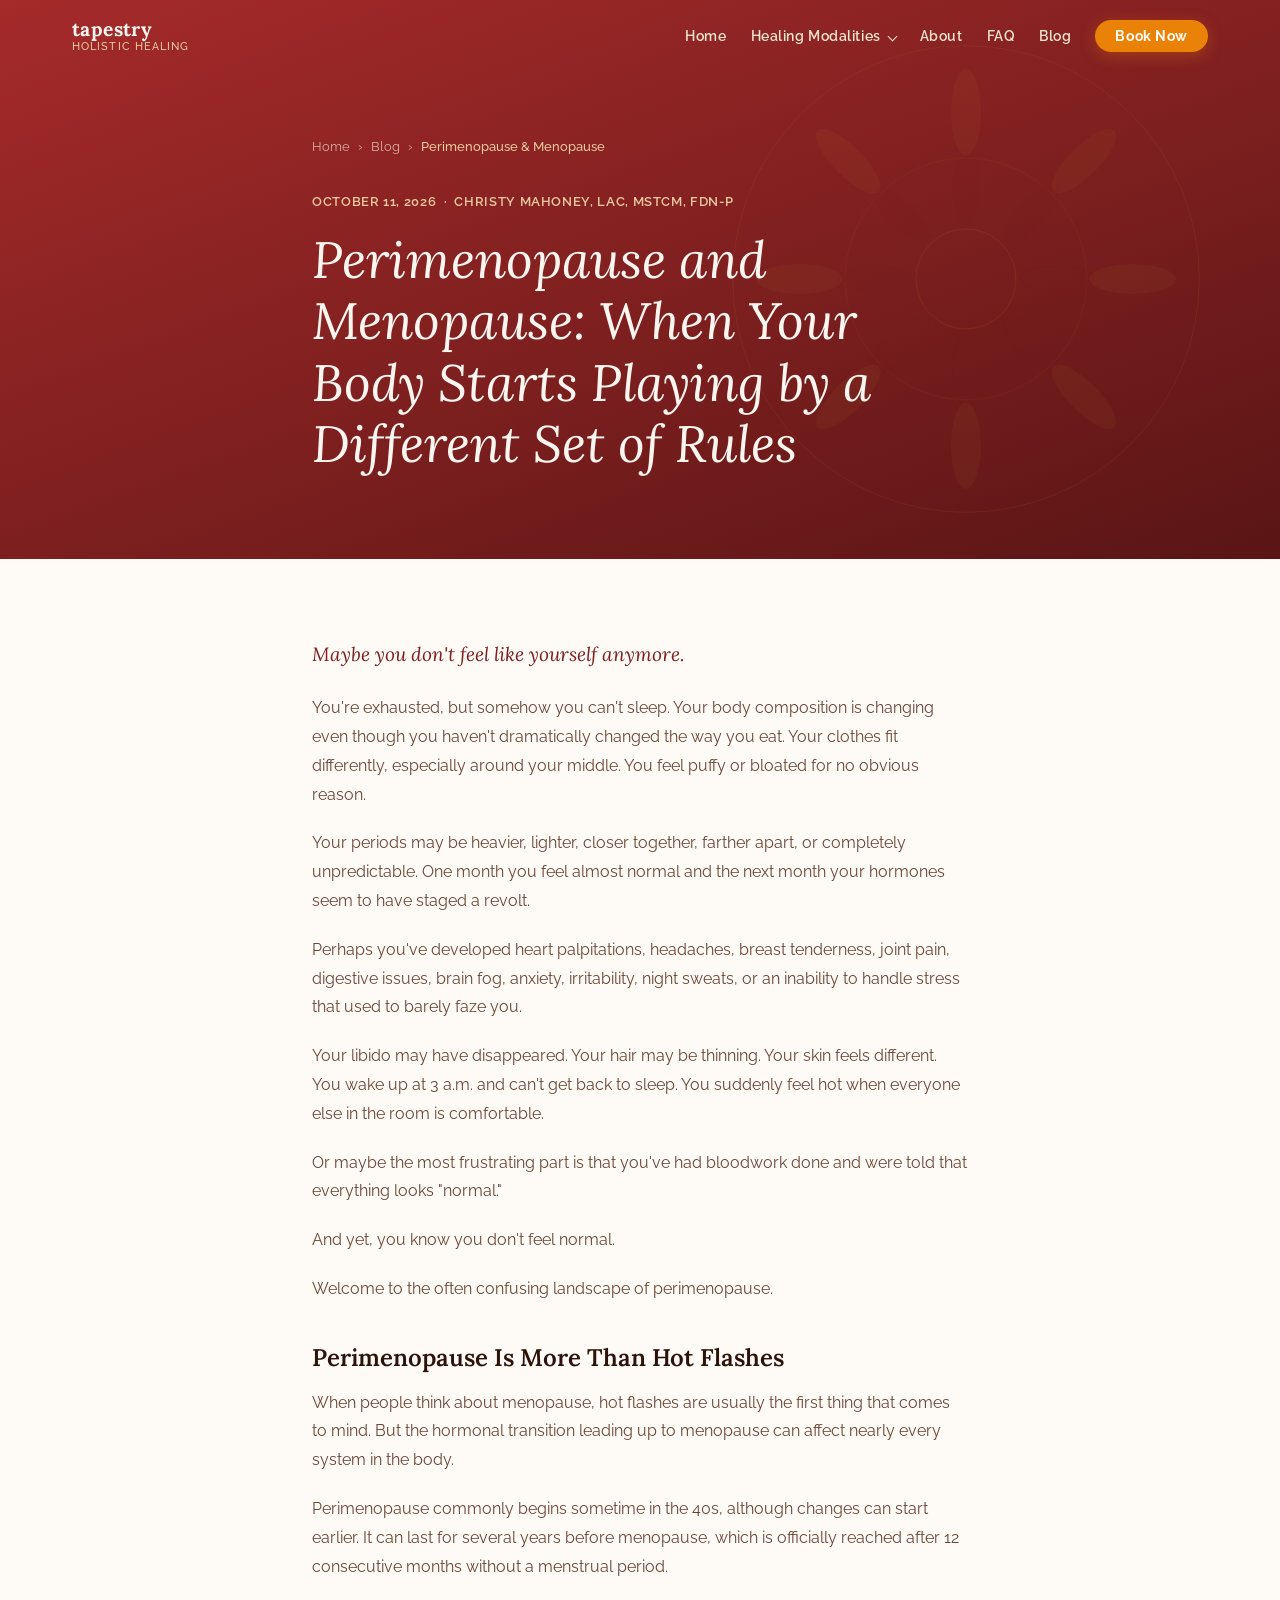
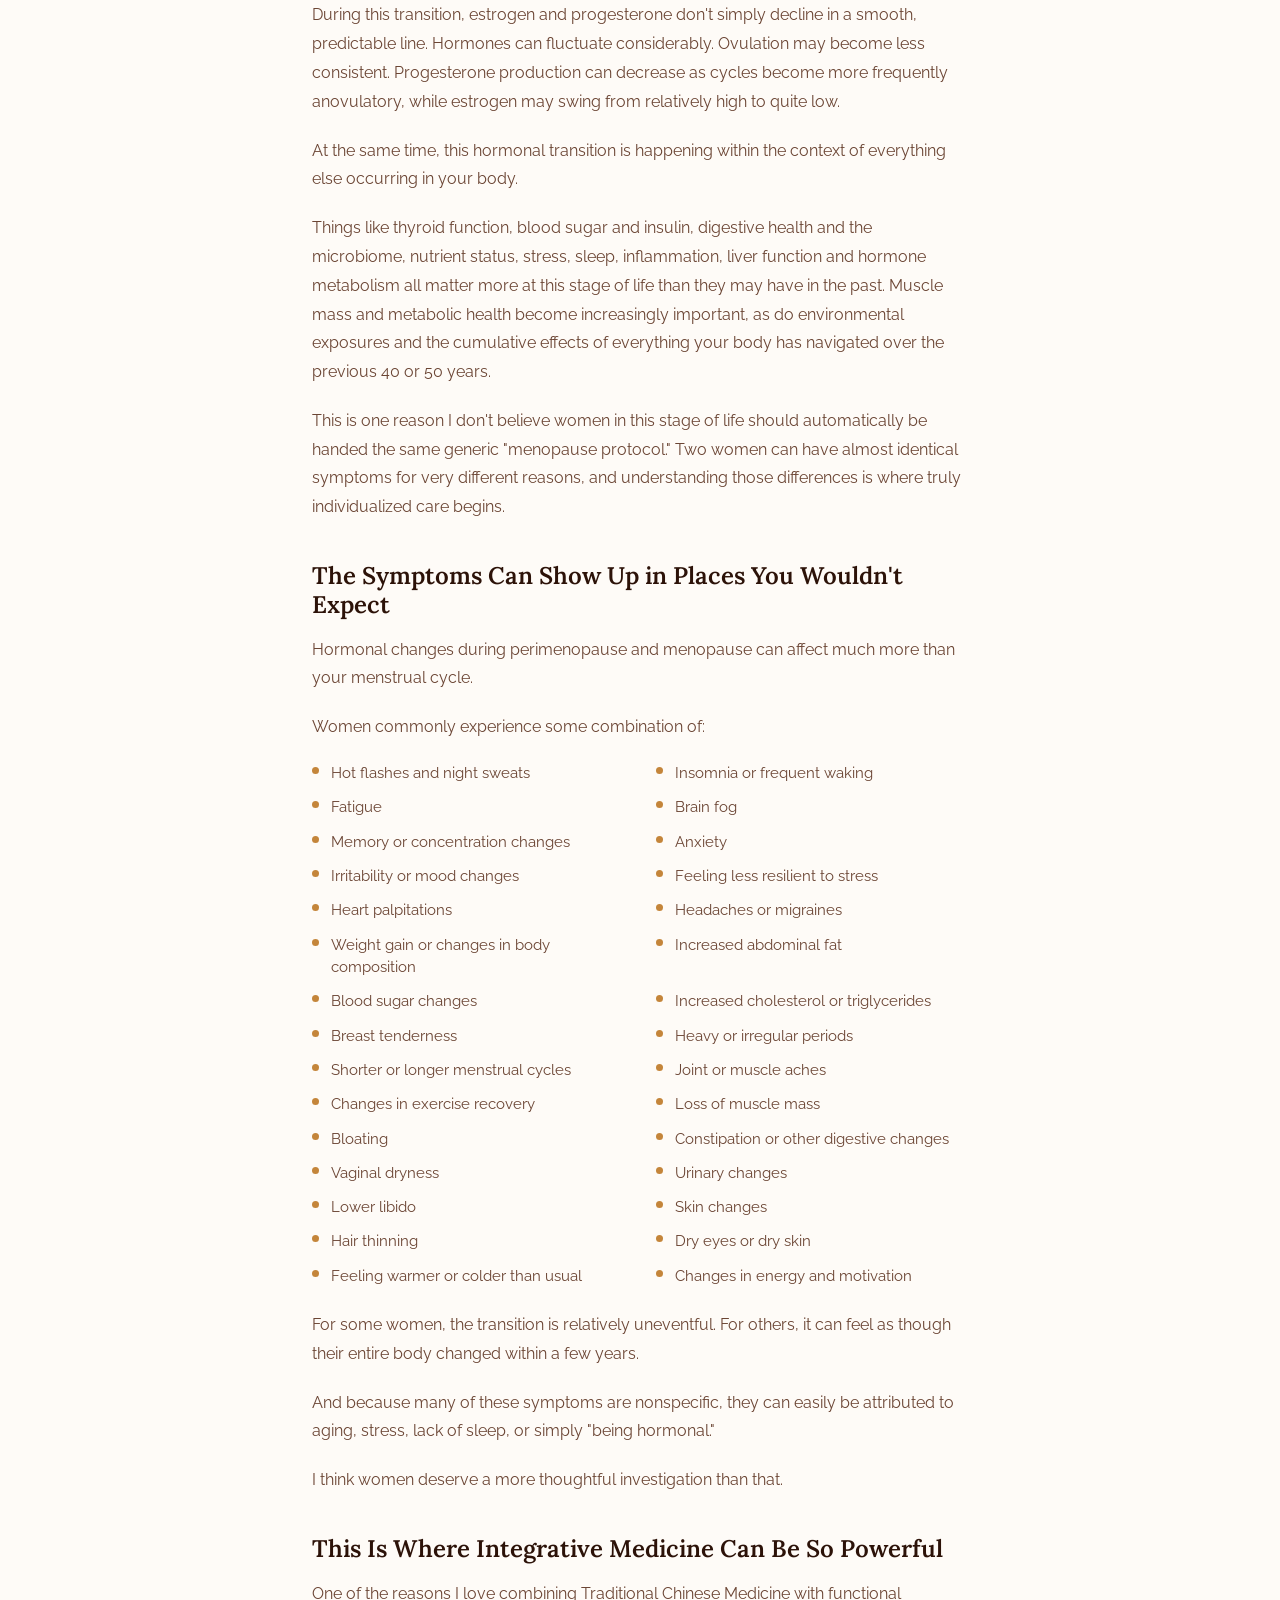
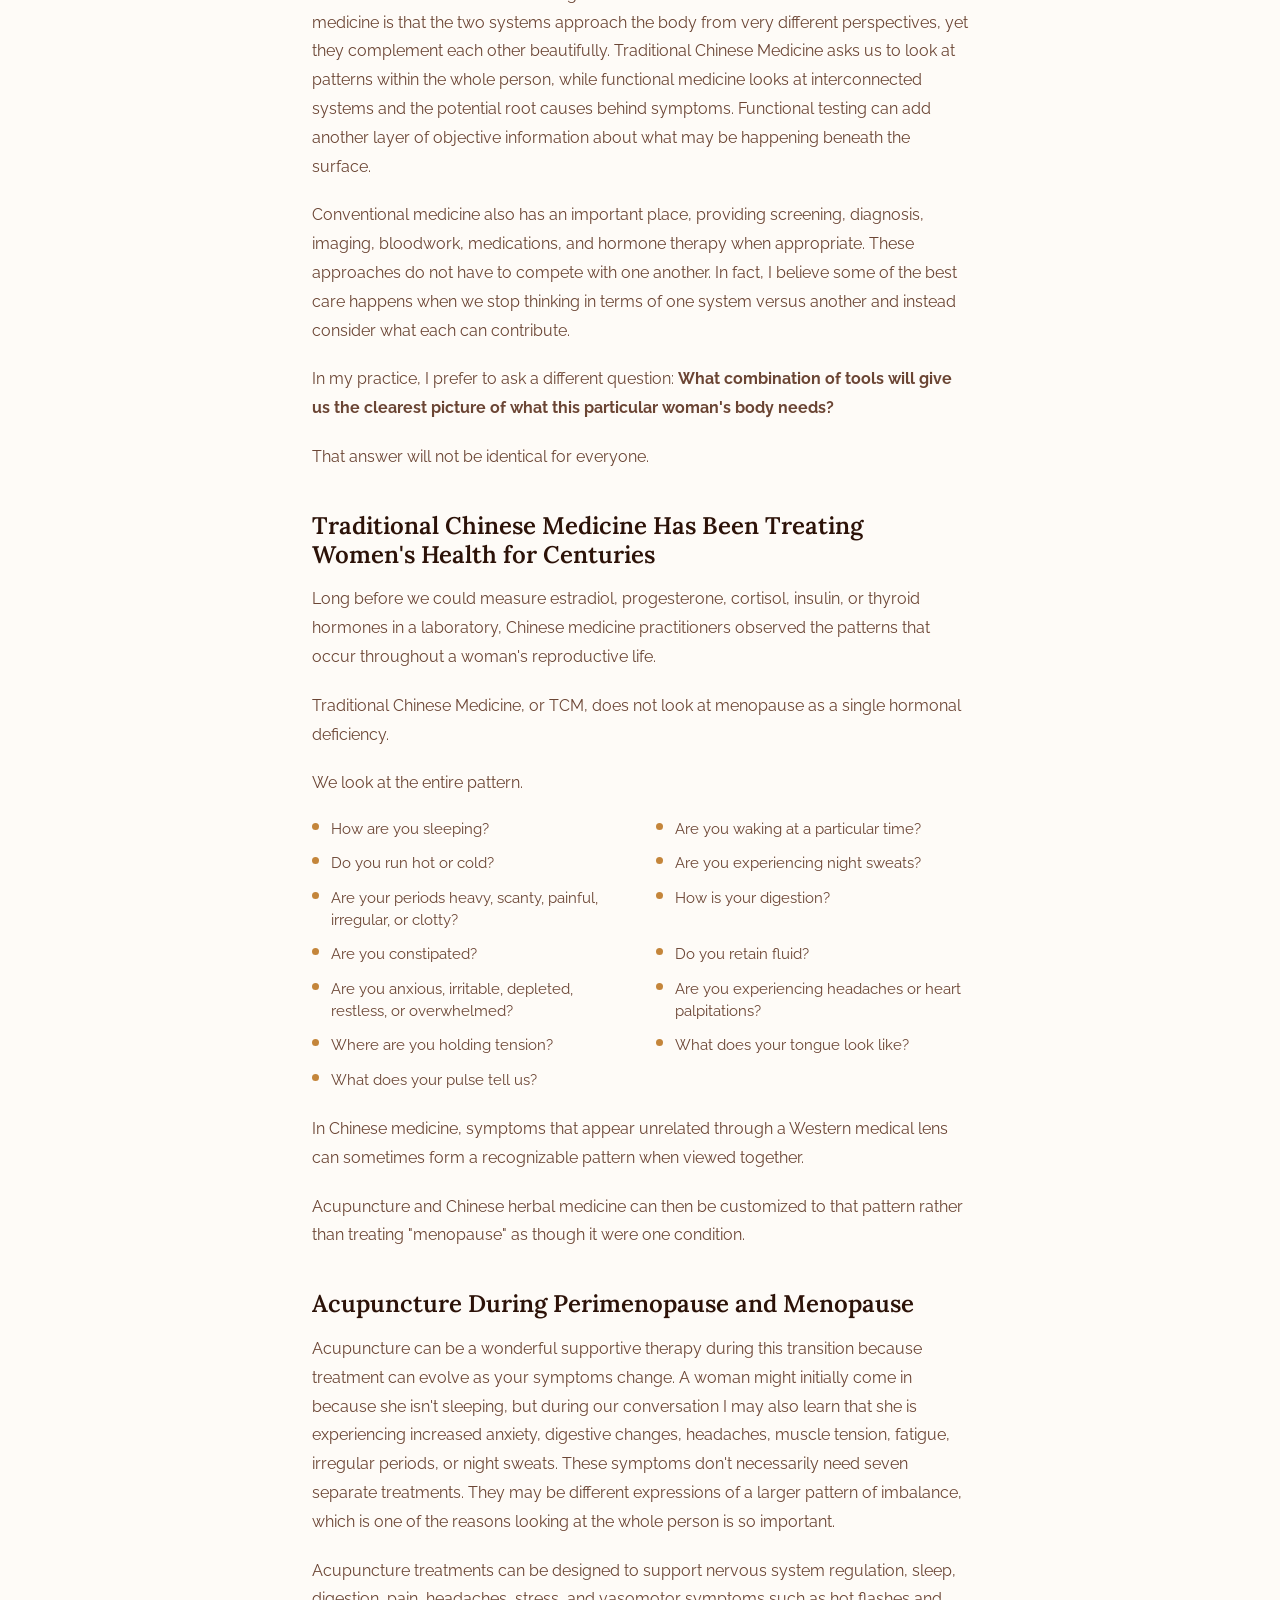
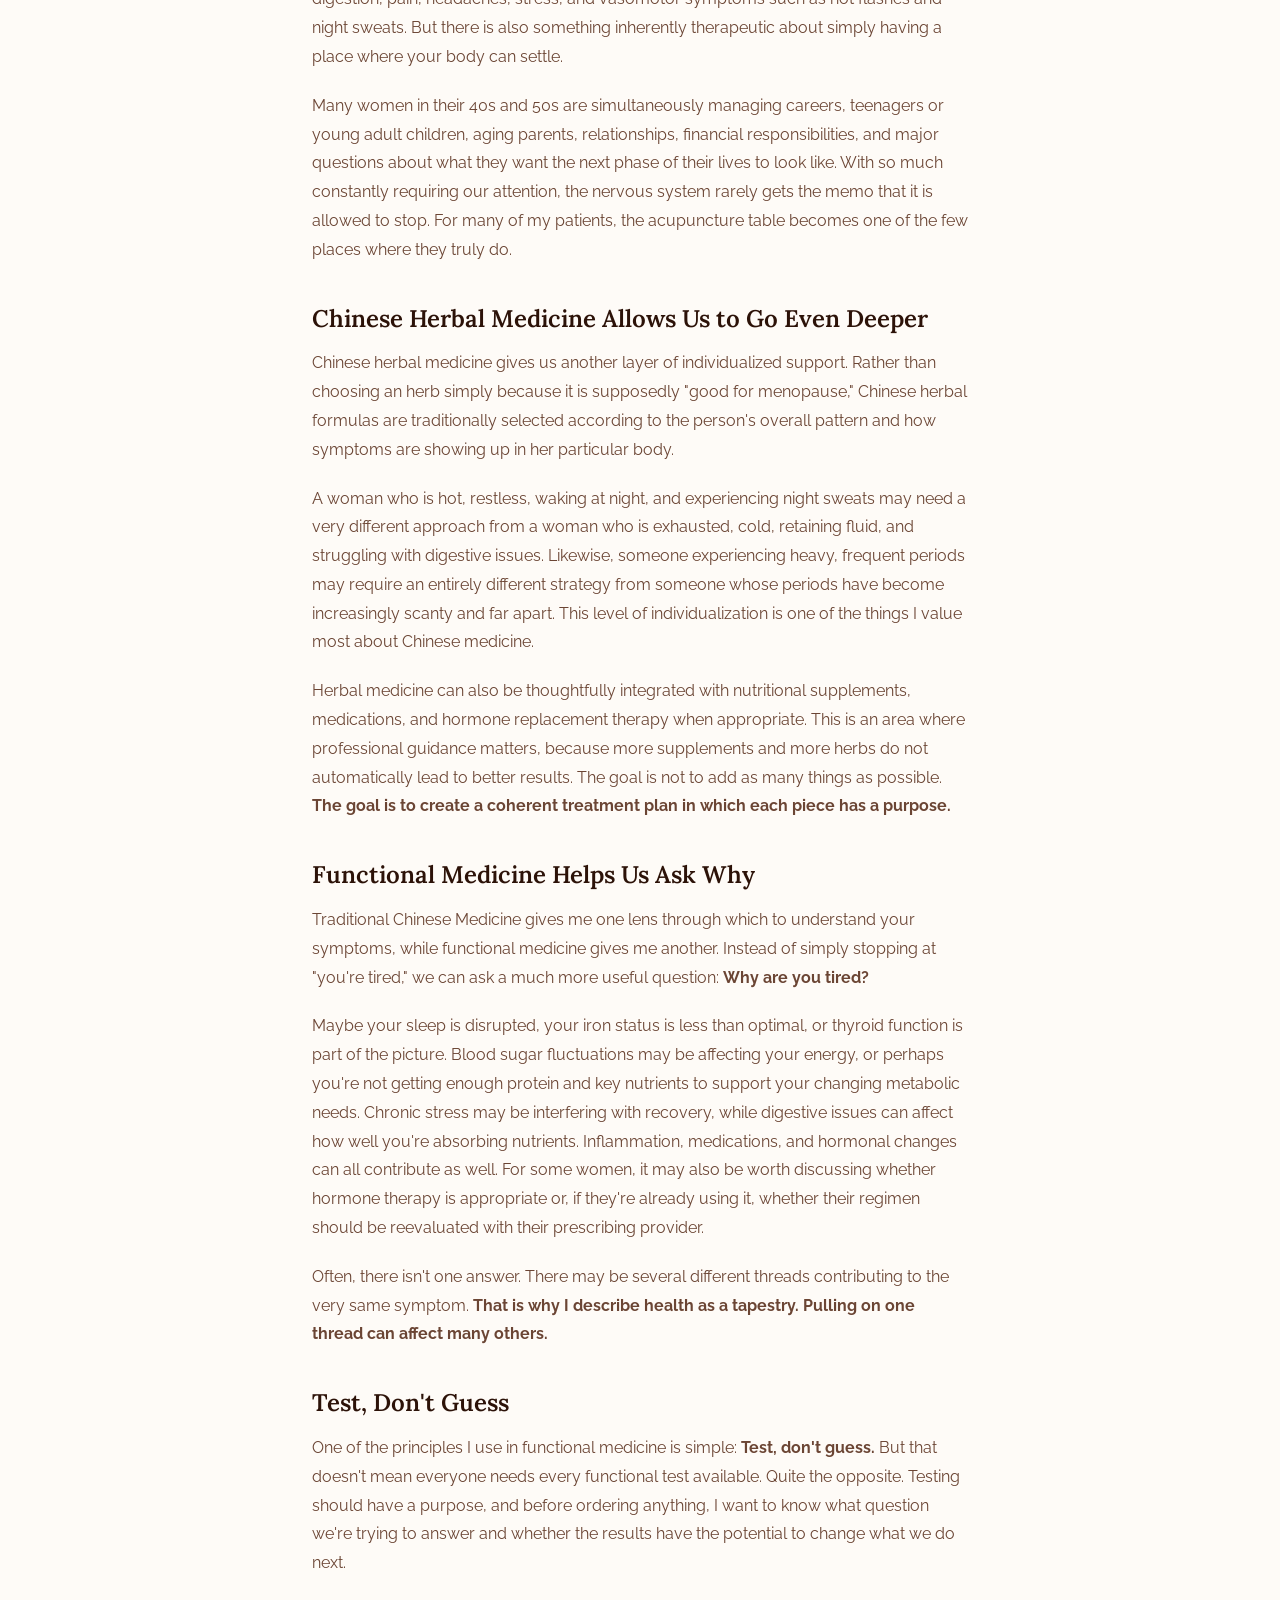
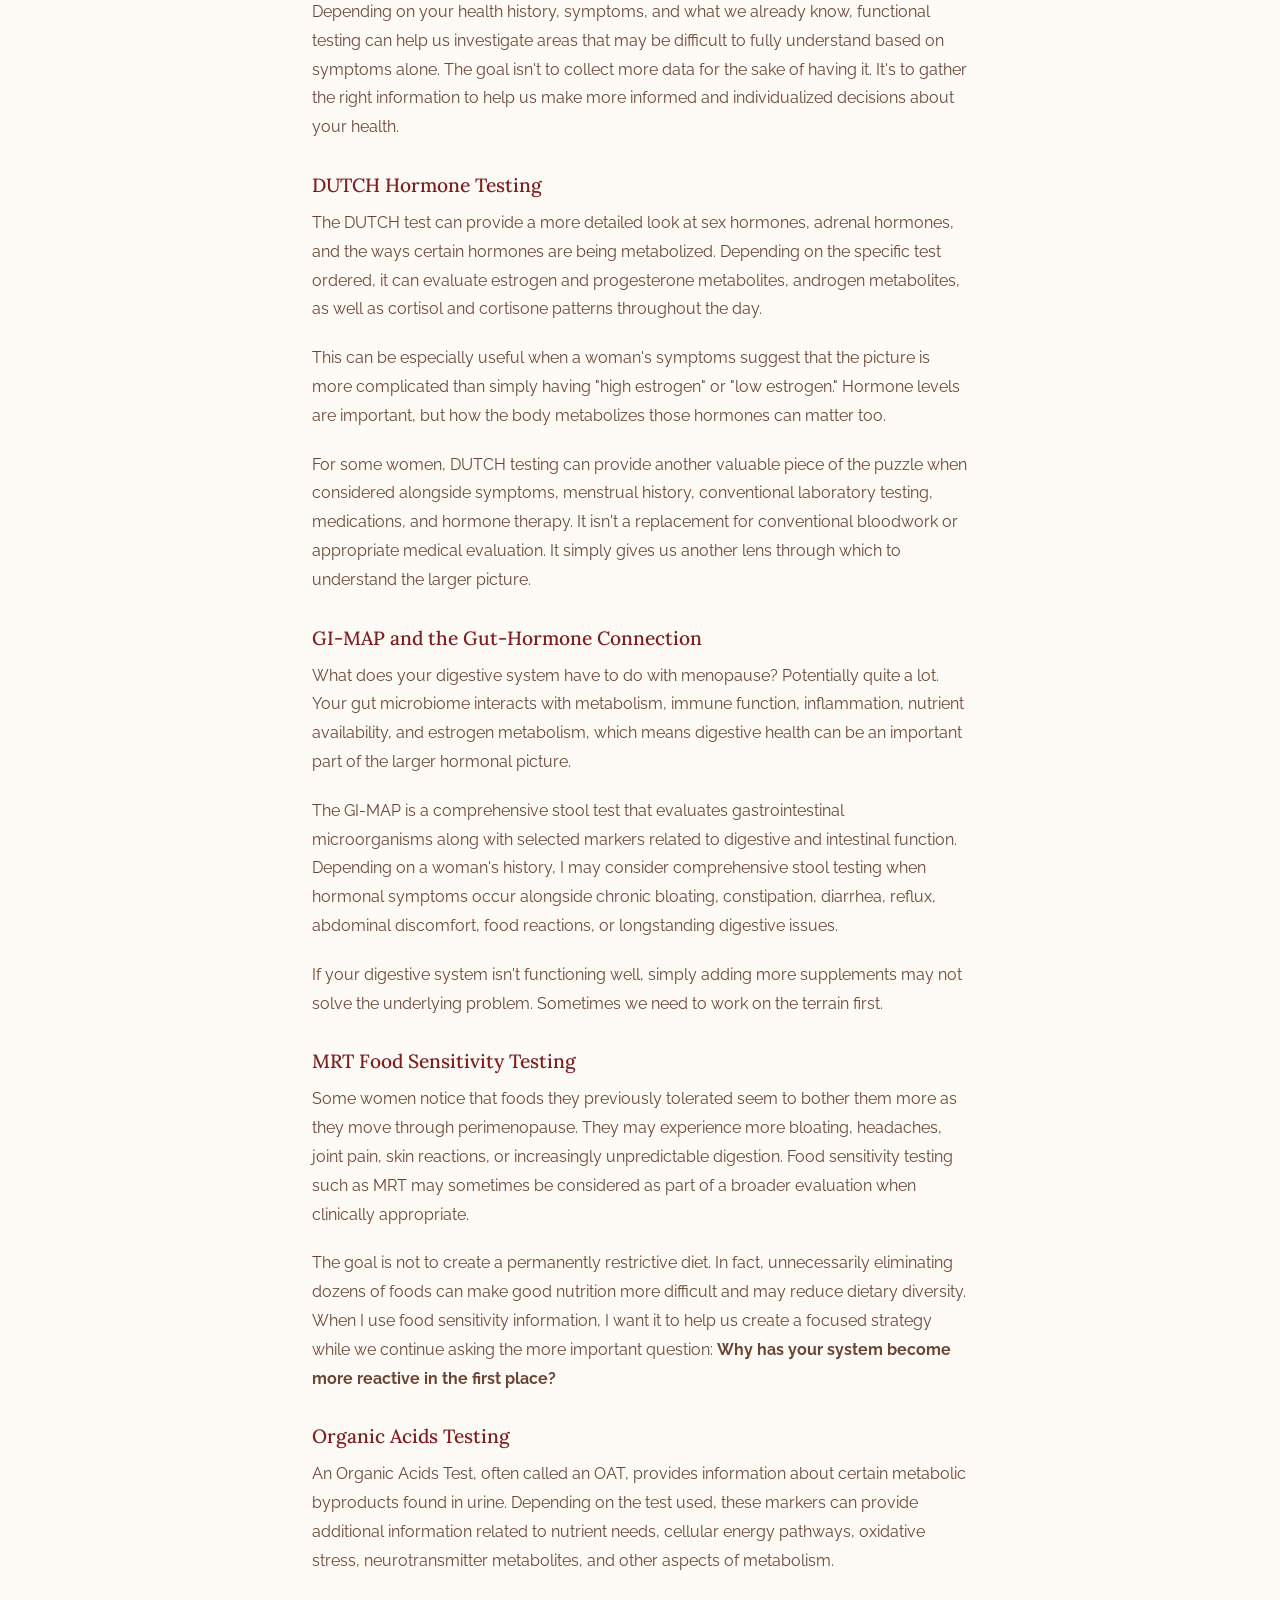
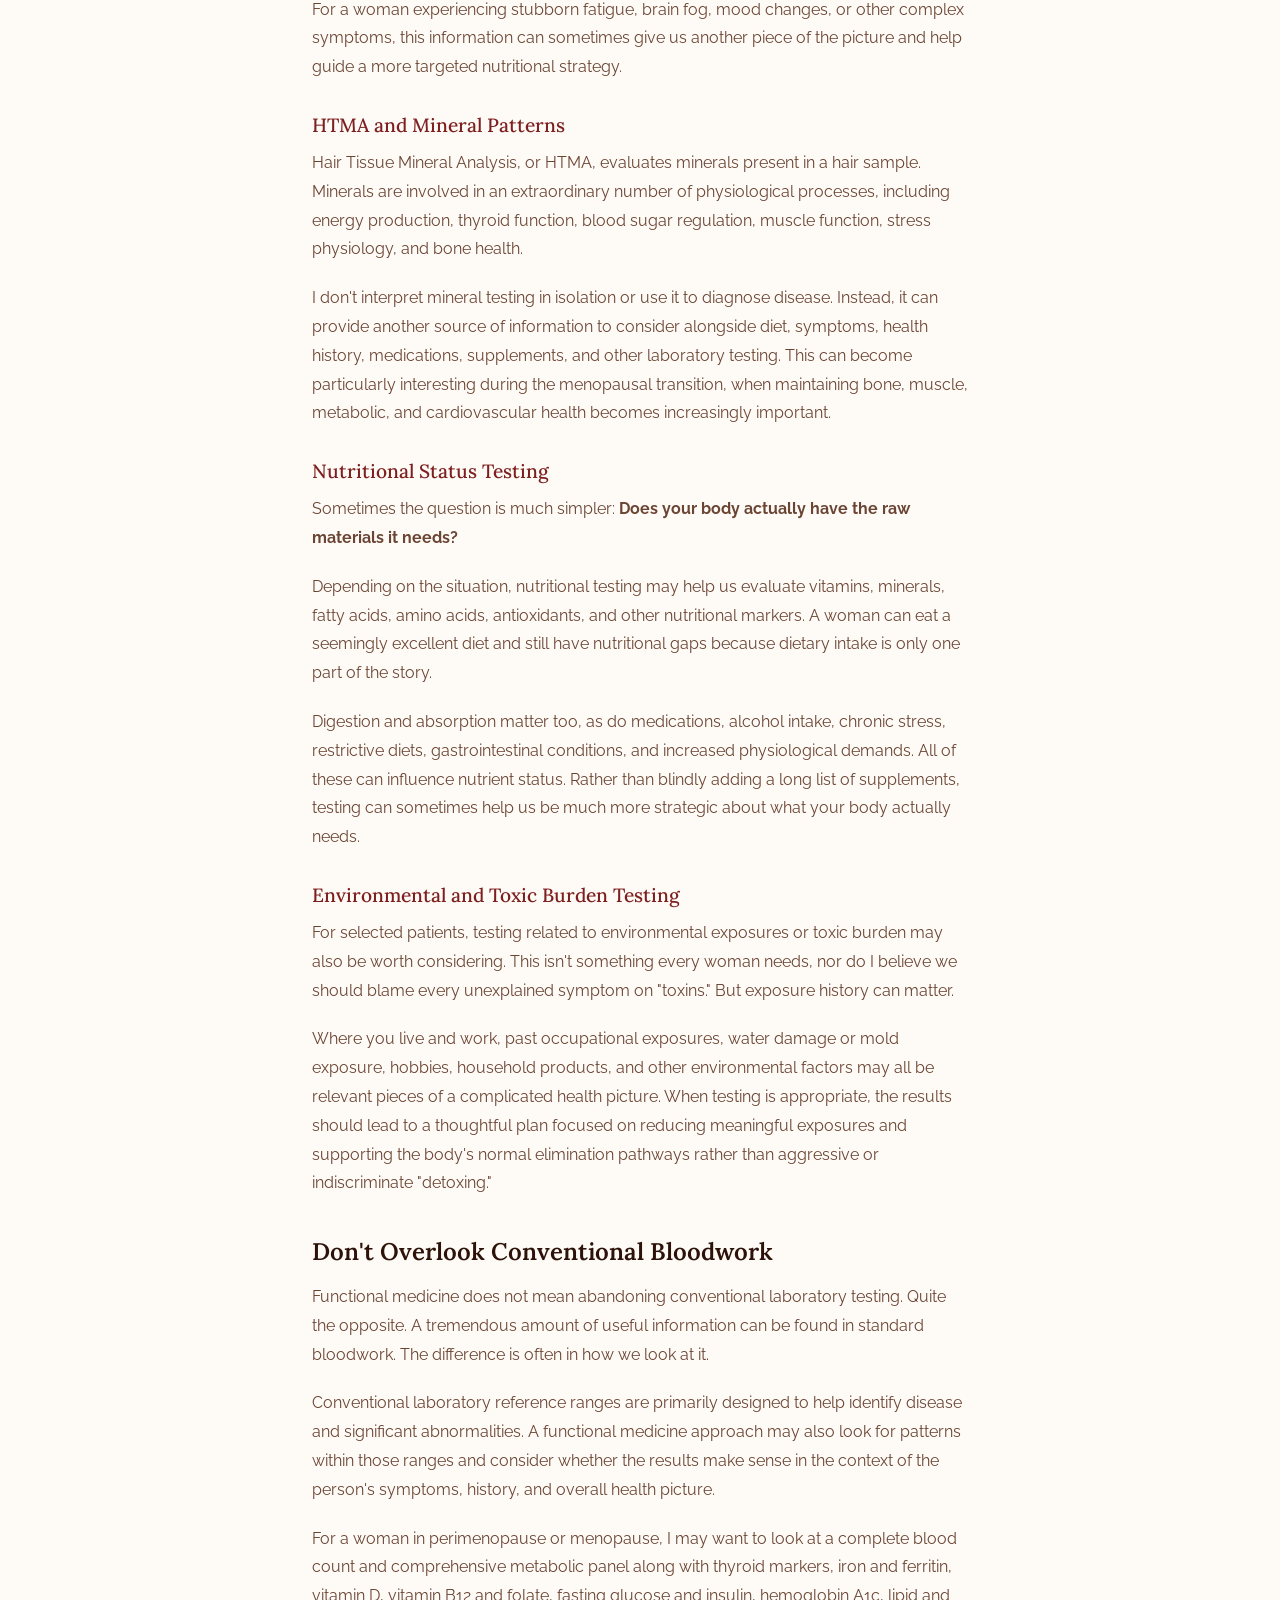
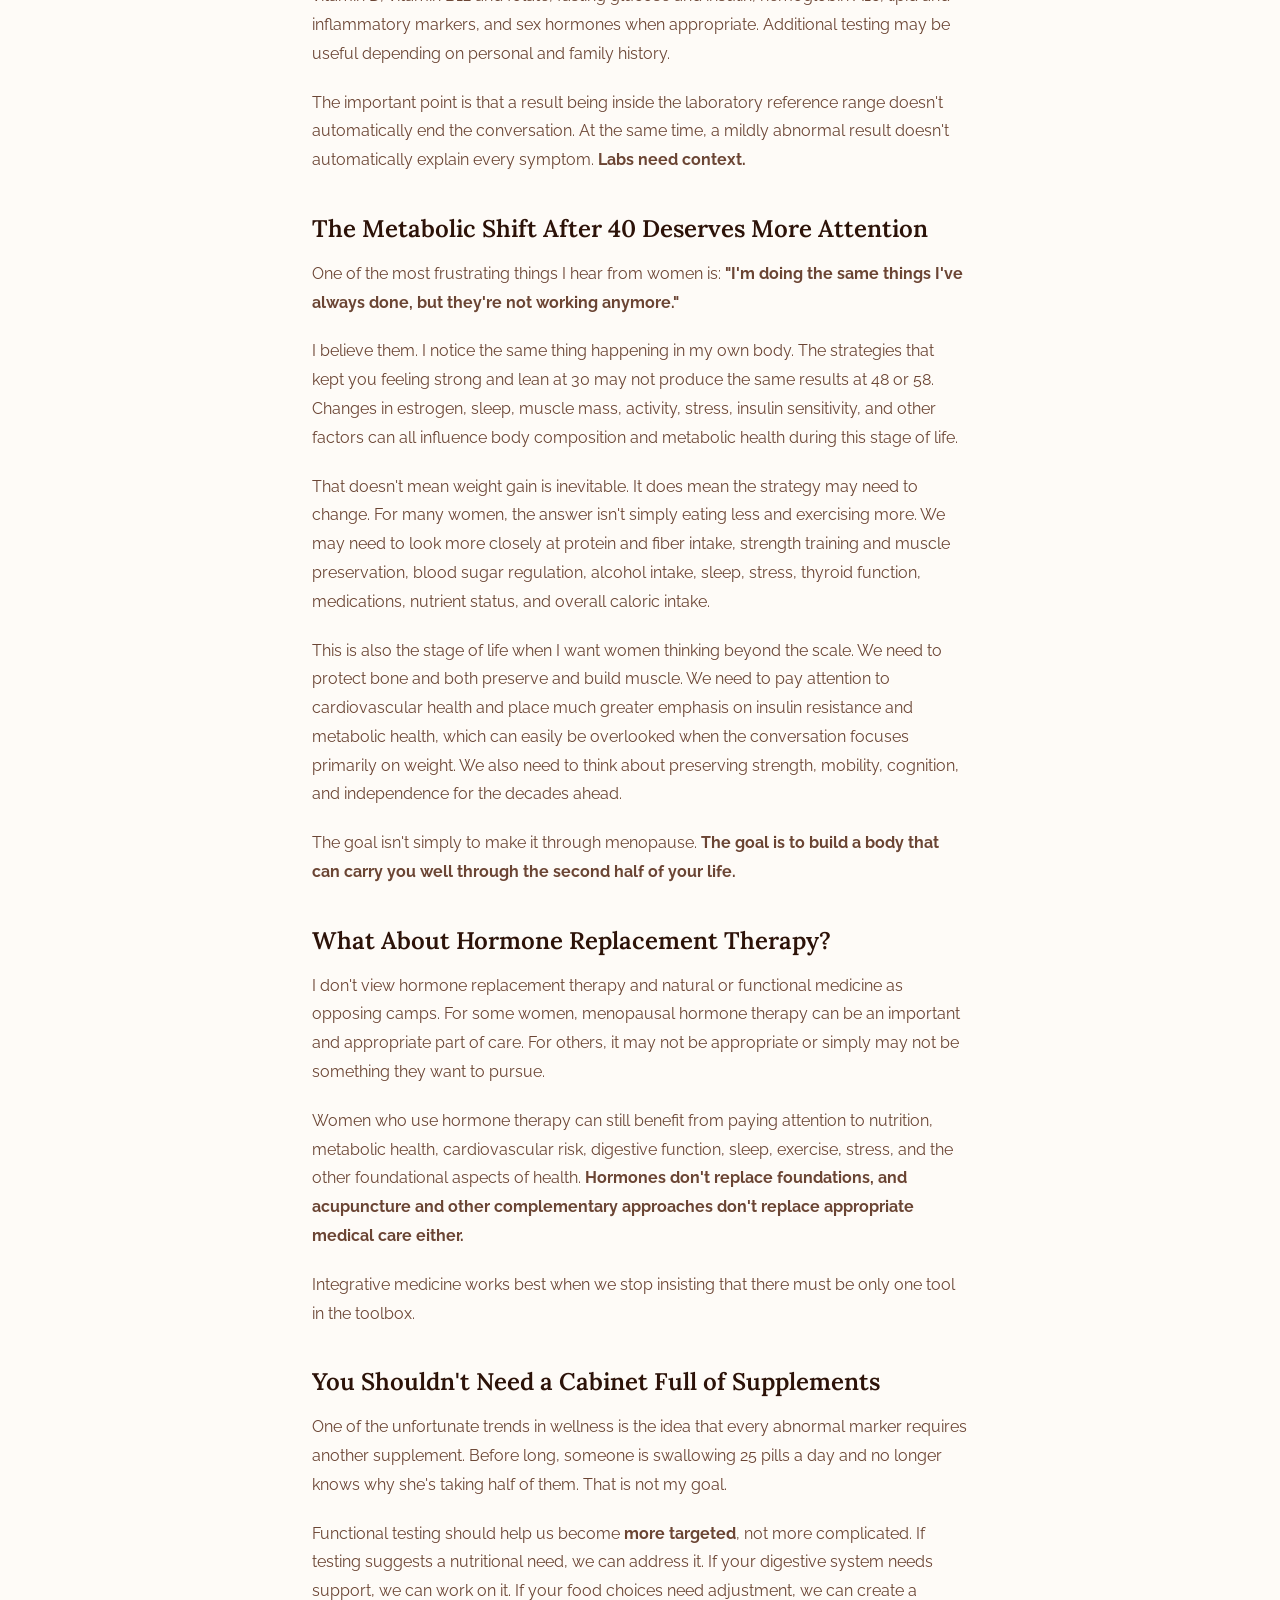
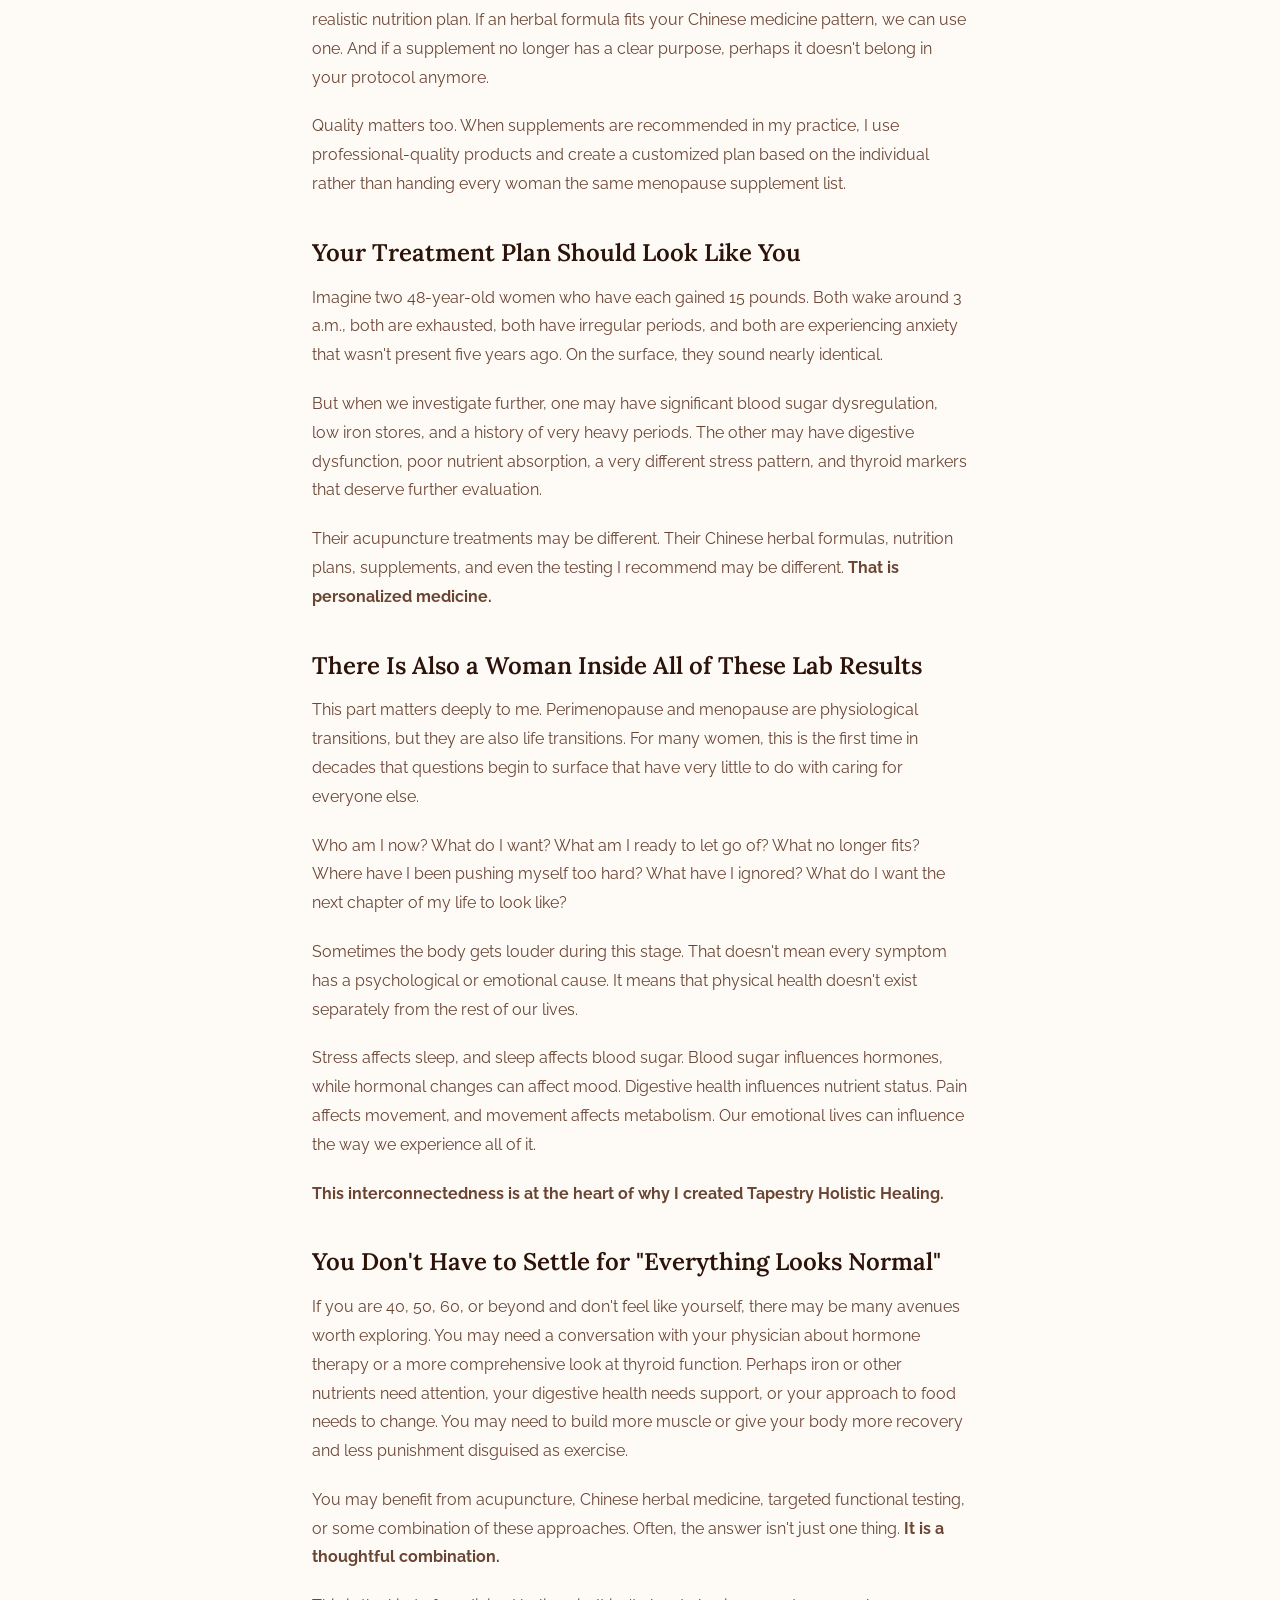
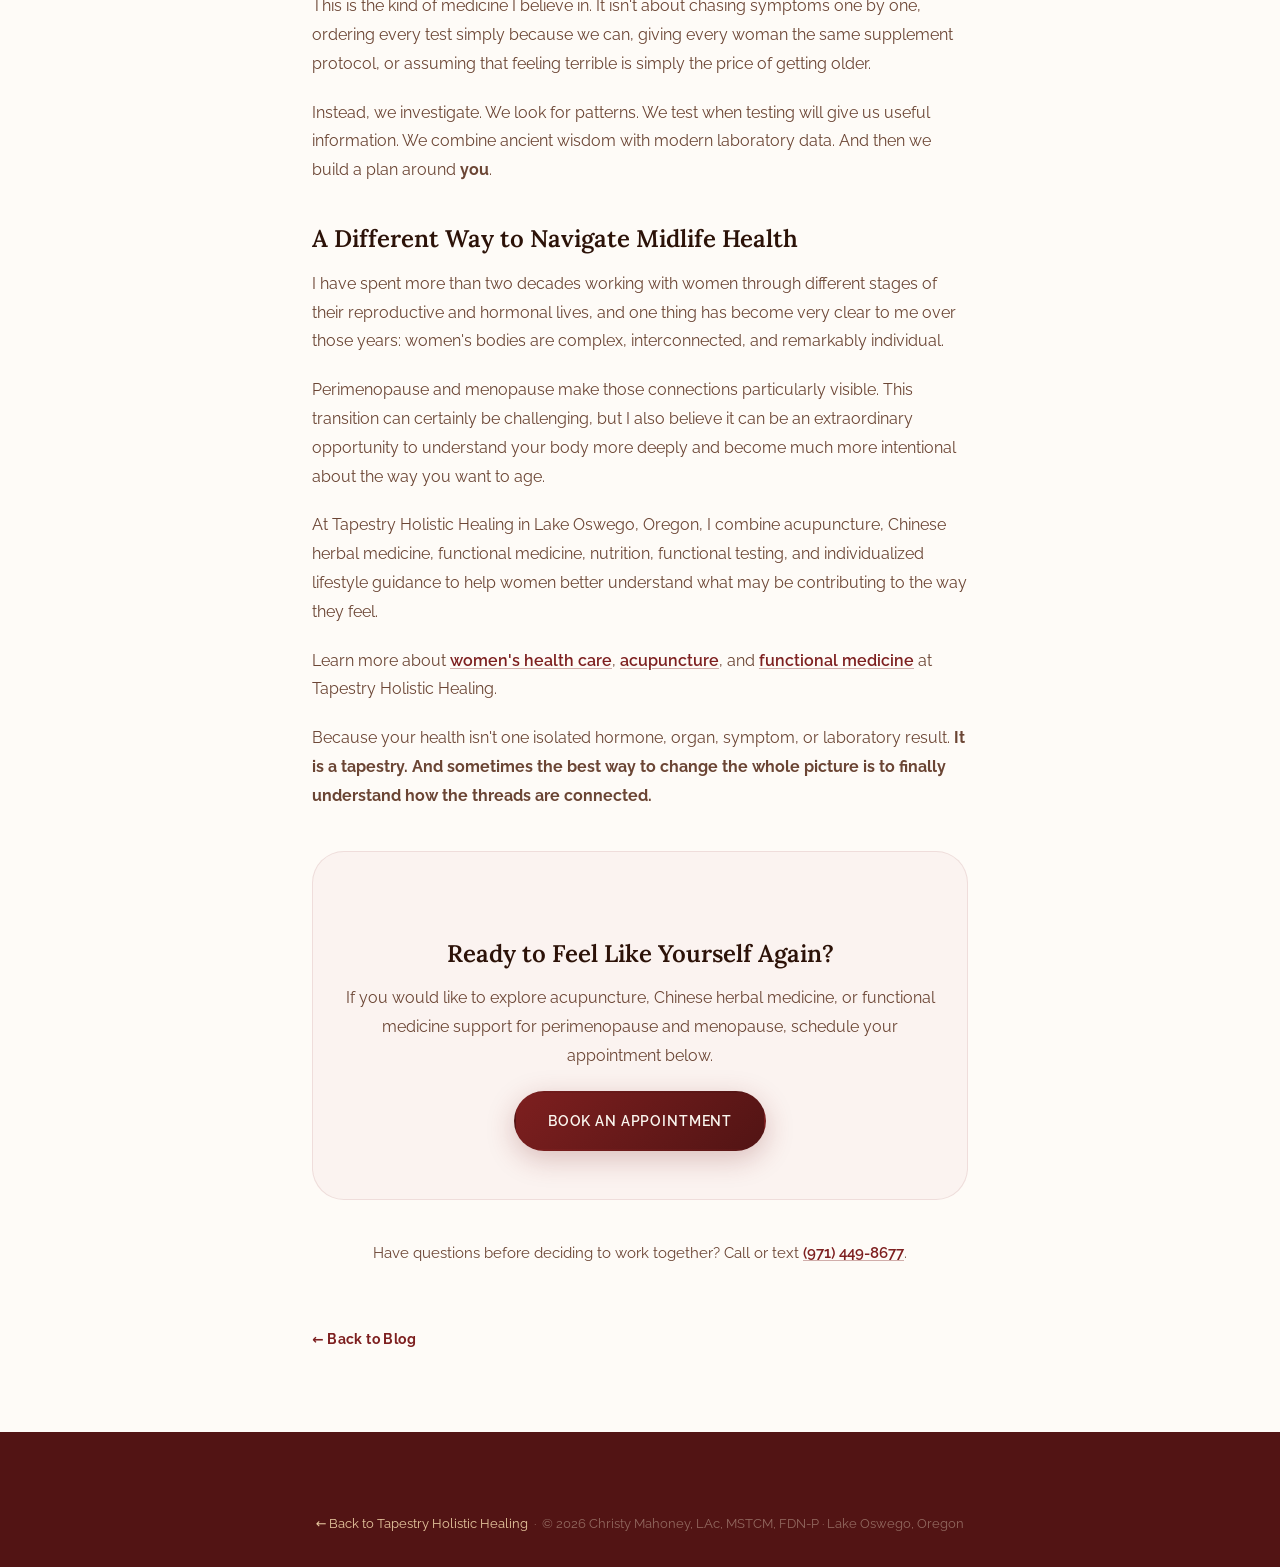
<file: blog/perimenopause-and-menopause/index.html>
<!DOCTYPE html>
<html lang="en">
<head>
    <meta charset="UTF-8">
    <meta name="viewport" content="width=device-width, initial-scale=1.0">
    <title>Perimenopause &amp; Menopause | Tapestry Holistic Healing | Lake Oswego, OR</title>
    <meta name="description" content="An integrative approach to perimenopause and menopause combining acupuncture, Chinese herbal medicine, functional medicine, and targeted testing to understand what your body needs.">
    <link rel="canonical" href="https://www.tapestryholistic.health/blog/perimenopause-and-menopause/">
    <meta property="og:type" content="article">
    <meta property="og:title" content="Perimenopause &amp; Menopause | Tapestry Holistic Healing | Lake Oswego, OR">
    <meta property="og:description" content="An integrative approach to perimenopause and menopause combining acupuncture, Chinese herbal medicine, functional medicine, and targeted testing to understand what your body needs.">
    <meta property="og:url" content="https://www.tapestryholistic.health/blog/perimenopause-and-menopause/">
    <meta property="og:site_name" content="Tapestry Holistic Healing">
    <meta property="og:image" content="https://www.tapestryholistic.health/img/mandala-612x612.jpg">
    <meta property="og:image:width" content="612">
    <meta property="og:image:height" content="612">
    <meta property="og:image:alt" content="Tapestry Holistic Healing mandala">
    <meta name="twitter:card" content="summary">
    <meta name="twitter:title" content="Perimenopause &amp; Menopause | Tapestry Holistic Healing | Lake Oswego, OR">
    <meta name="twitter:description" content="An integrative approach to perimenopause and menopause combining acupuncture, Chinese herbal medicine, functional medicine, and targeted testing to understand what your body needs.">
    <meta name="twitter:image" content="https://www.tapestryholistic.health/img/mandala-612x612.jpg">
    <meta name="twitter:image:alt" content="Tapestry Holistic Healing mandala">
    <script type="application/ld+json">
{
    "@context": "https://schema.org",
    "@type": "BreadcrumbList",
    "itemListElement": [
        {
            "@type": "ListItem",
            "position": 1,
            "name": "Home",
            "item": "https://www.tapestryholistic.health/"
        },
        {
            "@type": "ListItem",
            "position": 2,
            "name": "Blog",
            "item": "https://www.tapestryholistic.health/blog/"
        },
        {
            "@type": "ListItem",
            "position": 3,
            "name": "Perimenopause & Menopause",
            "item": "https://www.tapestryholistic.health/blog/perimenopause-and-menopause/"
        }
    ]
}
</script>
    <script type="application/ld+json">
{
    "@context": "https://schema.org",
    "@type": "BlogPosting",
    "headline": "Perimenopause and Menopause: When Your Body Starts Playing by a Different Set of Rules",
    "datePublished": "2026-10-11",
    "author": {
        "@type": "Person",
        "name": "Christy Mahoney"
    },
    "publisher": {
        "@id": "https://www.tapestryholistic.health/#business"
    },
    "mainEntityOfPage": "https://www.tapestryholistic.health/blog/perimenopause-and-menopause/",
    "image": "https://www.tapestryholistic.health/img/mandala-612x612.jpg"
}
</script>
    <link rel="preconnect" href="https://fonts.googleapis.com">
    <link rel="preconnect" href="https://fonts.gstatic.com" crossorigin>
    <link href="https://fonts.googleapis.com/css2?family=Lora:ital,wght@0,400;0,500;0,600;0,700;1,400;1,500&family=Raleway:wght@300;400;500;600;700&display=swap" rel="stylesheet">
    <link rel="stylesheet" href="../../styles.css">
    <link rel="stylesheet" href="../../modality.css">
    <link rel="stylesheet" href="../../blog.css">
</head>
<body>

    <nav class="navbar" id="navbar">
        <div class="nav-container">
            <a href="/" class="nav-brand" aria-label="Tapestry Holistic Healing — Home">
                <span class="nav-brand-words" aria-hidden="true">
                    <span class="nav-brand-main">tapestry</span>
                    <span class="nav-brand-sub">holistic healing</span>
                </span>
            </a>
            <button class="hamburger" id="hamburger" aria-label="Open navigation menu" aria-expanded="false" aria-controls="navMenu">
                <span></span><span></span><span></span>
            </button>
            <ul class="nav-menu" id="navMenu" role="list">
                <li><a href="/#home"       class="nav-link">Home</a></li>
                <li class="nav-item nav-item--dropdown">
                    <a href="/#modalities" class="nav-link nav-link--has-submenu">Healing Modalities<span class="nav-caret" aria-hidden="true"></span></a>
                    <ul class="nav-submenu">
                        <li><a href="/acupuncture/" class="nav-link">Acupuncture &amp; Herbal Medicine</a></li>
                        <li><a href="/functional-medicine/" class="nav-link">Functional Medicine</a></li>
                        <li><a href="/womens-health/" class="nav-link">Women's Health</a></li>
                        <li><a href="/fertility/" class="nav-link">Fertility Support</a></li>
                        <li><a href="/energy-medicine/" class="nav-link">Energy Medicine</a></li>
                    </ul>
                </li>
                <li><a href="/#about"      class="nav-link">About</a></li>
                <li><a href="/#faq"        class="nav-link">FAQ</a></li>
                <li><a href="/blog/"       class="nav-link">Blog</a></li>
                <li><a href="https://tapestryholistic.acubliss.app/portal/booking/christina-mahoney/lake-oswego/" class="nav-link nav-book" target="_blank" rel="noopener noreferrer">Book Now</a></li>
            </ul>
        </div>
    </nav>

    <!-- Page Header -->
    <header class="modality-header">
        <div class="modality-header-bg" aria-hidden="true">
            <svg viewBox="0 0 600 600" xmlns="http://www.w3.org/2000/svg" focusable="false">
                <g transform="translate(300 300)">
                    <circle r="280" fill="none" stroke="#C4853A" stroke-width="1" opacity="0.2"/>
                    <g fill="#C4853A" opacity="0.1">
                        <ellipse cx="0" cy="-200" rx="18" ry="52" transform="rotate(0)"/>
                        <ellipse cx="0" cy="-200" rx="18" ry="52" transform="rotate(45)"/>
                        <ellipse cx="0" cy="-200" rx="18" ry="52" transform="rotate(90)"/>
                        <ellipse cx="0" cy="-200" rx="18" ry="52" transform="rotate(135)"/>
                        <ellipse cx="0" cy="-200" rx="18" ry="52" transform="rotate(180)"/>
                        <ellipse cx="0" cy="-200" rx="18" ry="52" transform="rotate(225)"/>
                        <ellipse cx="0" cy="-200" rx="18" ry="52" transform="rotate(270)"/>
                        <ellipse cx="0" cy="-200" rx="18" ry="52" transform="rotate(315)"/>
                    </g>
                    <circle r="145" fill="none" stroke="#C4853A" stroke-width="1" opacity="0.2"/>
                    <g fill="#7D1F1F" opacity="0.1">
                        <ellipse cx="0" cy="-110" rx="16" ry="44" transform="rotate(0)"/>
                        <ellipse cx="0" cy="-110" rx="16" ry="44" transform="rotate(45)"/>
                        <ellipse cx="0" cy="-110" rx="16" ry="44" transform="rotate(90)"/>
                        <ellipse cx="0" cy="-110" rx="16" ry="44" transform="rotate(135)"/>
                        <ellipse cx="0" cy="-110" rx="16" ry="44" transform="rotate(180)"/>
                        <ellipse cx="0" cy="-110" rx="16" ry="44" transform="rotate(225)"/>
                        <ellipse cx="0" cy="-110" rx="16" ry="44" transform="rotate(270)"/>
                        <ellipse cx="0" cy="-110" rx="16" ry="44" transform="rotate(315)"/>
                    </g>
                    <circle r="60" fill="none" stroke="#C4853A" stroke-width="1" opacity="0.3"/>
                </g>
            </svg>
        </div>
        <div class="container">
            <nav class="breadcrumb" aria-label="Breadcrumb">
                <a href="/">Home</a>
                <span aria-hidden="true">›</span>
                <a href="/blog/">Blog</a>
                <span aria-hidden="true">›</span>
                <span aria-current="page">Perimenopause &amp; Menopause</span>
            </nav>
            <p class="blog-post-meta">October 11, 2026 &nbsp;·&nbsp; Christy Mahoney, LAc, MSTCM, FDN&#8209;P</p>
            <h1>Perimenopause and Menopause: When Your Body Starts Playing by a Different Set of Rules</h1>
        </div>
    </header>

    <!-- Content -->
    <main class="blog-post-content">
        <div class="container blog-post-body">

            <p class="modality-intro-lead">Maybe you don't feel like yourself anymore.</p>
            <p>You're exhausted, but somehow you can't sleep. Your body composition is changing even though you haven't dramatically changed the way you eat. Your clothes fit differently, especially around your middle. You feel puffy or bloated for no obvious reason.</p>
            <p>Your periods may be heavier, lighter, closer together, farther apart, or completely unpredictable. One month you feel almost normal and the next month your hormones seem to have staged a revolt.</p>
            <p>Perhaps you've developed heart palpitations, headaches, breast tenderness, joint pain, digestive issues, brain fog, anxiety, irritability, night sweats, or an inability to handle stress that used to barely faze you.</p>
            <p>Your libido may have disappeared. Your hair may be thinning. Your skin feels different. You wake up at 3 a.m. and can't get back to sleep. You suddenly feel hot when everyone else in the room is comfortable.</p>
            <p>Or maybe the most frustrating part is that you've had bloodwork done and were told that everything looks "normal."</p>
            <p>And yet, you know you don't feel normal.</p>
            <p>Welcome to the often confusing landscape of perimenopause.</p>

            <h2>Perimenopause Is More Than Hot Flashes</h2>
            <p>When people think about menopause, hot flashes are usually the first thing that comes to mind. But the hormonal transition leading up to menopause can affect nearly every system in the body.</p>
            <p>Perimenopause commonly begins sometime in the 40s, although changes can start earlier. It can last for several years before menopause, which is officially reached after 12 consecutive months without a menstrual period.</p>
            <p>During this transition, estrogen and progesterone don't simply decline in a smooth, predictable line. Hormones can fluctuate considerably. Ovulation may become less consistent. Progesterone production can decrease as cycles become more frequently anovulatory, while estrogen may swing from relatively high to quite low.</p>
            <p>At the same time, this hormonal transition is happening within the context of everything else occurring in your body.</p>
            <p>Things like thyroid function, blood sugar and insulin, digestive health and the microbiome, nutrient status, stress, sleep, inflammation, liver function and hormone metabolism all matter more at this stage of life than they may have in the past. Muscle mass and metabolic health become increasingly important, as do environmental exposures and the cumulative effects of everything your body has navigated over the previous 40 or 50 years.</p>
            <p>This is one reason I don't believe women in this stage of life should automatically be handed the same generic "menopause protocol." Two women can have almost identical symptoms for very different reasons, and understanding those differences is where truly individualized care begins.</p>

            <h2>The Symptoms Can Show Up in Places You Wouldn't Expect</h2>
            <p>Hormonal changes during perimenopause and menopause can affect much more than your menstrual cycle.</p>
            <p>Women commonly experience some combination of:</p>
            <ul class="conditions-list">
                <li>Hot flashes and night sweats</li>
                <li>Insomnia or frequent waking</li>
                <li>Fatigue</li>
                <li>Brain fog</li>
                <li>Memory or concentration changes</li>
                <li>Anxiety</li>
                <li>Irritability or mood changes</li>
                <li>Feeling less resilient to stress</li>
                <li>Heart palpitations</li>
                <li>Headaches or migraines</li>
                <li>Weight gain or changes in body composition</li>
                <li>Increased abdominal fat</li>
                <li>Blood sugar changes</li>
                <li>Increased cholesterol or triglycerides</li>
                <li>Breast tenderness</li>
                <li>Heavy or irregular periods</li>
                <li>Shorter or longer menstrual cycles</li>
                <li>Joint or muscle aches</li>
                <li>Changes in exercise recovery</li>
                <li>Loss of muscle mass</li>
                <li>Bloating</li>
                <li>Constipation or other digestive changes</li>
                <li>Vaginal dryness</li>
                <li>Urinary changes</li>
                <li>Lower libido</li>
                <li>Skin changes</li>
                <li>Hair thinning</li>
                <li>Dry eyes or dry skin</li>
                <li>Feeling warmer or colder than usual</li>
                <li>Changes in energy and motivation</li>
            </ul>
            <p>For some women, the transition is relatively uneventful. For others, it can feel as though their entire body changed within a few years.</p>
            <p>And because many of these symptoms are nonspecific, they can easily be attributed to aging, stress, lack of sleep, or simply "being hormonal."</p>
            <p>I think women deserve a more thoughtful investigation than that.</p>

            <h2>This Is Where Integrative Medicine Can Be So Powerful</h2>
            <p>One of the reasons I love combining Traditional Chinese Medicine with functional medicine is that the two systems approach the body from very different perspectives, yet they complement each other beautifully. Traditional Chinese Medicine asks us to look at patterns within the whole person, while functional medicine looks at interconnected systems and the potential root causes behind symptoms. Functional testing can add another layer of objective information about what may be happening beneath the surface.</p>
            <p>Conventional medicine also has an important place, providing screening, diagnosis, imaging, bloodwork, medications, and hormone therapy when appropriate. These approaches do not have to compete with one another. In fact, I believe some of the best care happens when we stop thinking in terms of one system versus another and instead consider what each can contribute.</p>
            <p>In my practice, I prefer to ask a different question: <strong>What combination of tools will give us the clearest picture of what this particular woman's body needs?</strong></p>
            <p>That answer will not be identical for everyone.</p>

            <h2>Traditional Chinese Medicine Has Been Treating Women's Health for Centuries</h2>
            <p>Long before we could measure estradiol, progesterone, cortisol, insulin, or thyroid hormones in a laboratory, Chinese medicine practitioners observed the patterns that occur throughout a woman's reproductive life.</p>
            <p>Traditional Chinese Medicine, or TCM, does not look at menopause as a single hormonal deficiency.</p>
            <p>We look at the entire pattern.</p>
            <ul class="conditions-list">
                <li>How are you sleeping?</li>
                <li>Are you waking at a particular time?</li>
                <li>Do you run hot or cold?</li>
                <li>Are you experiencing night sweats?</li>
                <li>Are your periods heavy, scanty, painful, irregular, or clotty?</li>
                <li>How is your digestion?</li>
                <li>Are you constipated?</li>
                <li>Do you retain fluid?</li>
                <li>Are you anxious, irritable, depleted, restless, or overwhelmed?</li>
                <li>Are you experiencing headaches or heart palpitations?</li>
                <li>Where are you holding tension?</li>
                <li>What does your tongue look like?</li>
                <li>What does your pulse tell us?</li>
            </ul>
            <p>In Chinese medicine, symptoms that appear unrelated through a Western medical lens can sometimes form a recognizable pattern when viewed together.</p>
            <p>Acupuncture and Chinese herbal medicine can then be customized to that pattern rather than treating "menopause" as though it were one condition.</p>

            <h2>Acupuncture During Perimenopause and Menopause</h2>
            <p>Acupuncture can be a wonderful supportive therapy during this transition because treatment can evolve as your symptoms change. A woman might initially come in because she isn't sleeping, but during our conversation I may also learn that she is experiencing increased anxiety, digestive changes, headaches, muscle tension, fatigue, irregular periods, or night sweats. These symptoms don't necessarily need seven separate treatments. They may be different expressions of a larger pattern of imbalance, which is one of the reasons looking at the whole person is so important.</p>
            <p>Acupuncture treatments can be designed to support nervous system regulation, sleep, digestion, pain, headaches, stress, and vasomotor symptoms such as hot flashes and night sweats. But there is also something inherently therapeutic about simply having a place where your body can settle.</p>
            <p>Many women in their 40s and 50s are simultaneously managing careers, teenagers or young adult children, aging parents, relationships, financial responsibilities, and major questions about what they want the next phase of their lives to look like. With so much constantly requiring our attention, the nervous system rarely gets the memo that it is allowed to stop. For many of my patients, the acupuncture table becomes one of the few places where they truly do.</p>

            <h2>Chinese Herbal Medicine Allows Us to Go Even Deeper</h2>
            <p>Chinese herbal medicine gives us another layer of individualized support. Rather than choosing an herb simply because it is supposedly "good for menopause," Chinese herbal formulas are traditionally selected according to the person's overall pattern and how symptoms are showing up in her particular body.</p>
            <p>A woman who is hot, restless, waking at night, and experiencing night sweats may need a very different approach from a woman who is exhausted, cold, retaining fluid, and struggling with digestive issues. Likewise, someone experiencing heavy, frequent periods may require an entirely different strategy from someone whose periods have become increasingly scanty and far apart. This level of individualization is one of the things I value most about Chinese medicine.</p>
            <p>Herbal medicine can also be thoughtfully integrated with nutritional supplements, medications, and hormone replacement therapy when appropriate. This is an area where professional guidance matters, because more supplements and more herbs do not automatically lead to better results. The goal is not to add as many things as possible. <strong>The goal is to create a coherent treatment plan in which each piece has a purpose.</strong></p>

            <h2>Functional Medicine Helps Us Ask Why</h2>
            <p>Traditional Chinese Medicine gives me one lens through which to understand your symptoms, while functional medicine gives me another. Instead of simply stopping at "you're tired," we can ask a much more useful question: <strong>Why are you tired?</strong></p>
            <p>Maybe your sleep is disrupted, your iron status is less than optimal, or thyroid function is part of the picture. Blood sugar fluctuations may be affecting your energy, or perhaps you're not getting enough protein and key nutrients to support your changing metabolic needs. Chronic stress may be interfering with recovery, while digestive issues can affect how well you're absorbing nutrients. Inflammation, medications, and hormonal changes can all contribute as well. For some women, it may also be worth discussing whether hormone therapy is appropriate or, if they're already using it, whether their regimen should be reevaluated with their prescribing provider.</p>
            <p>Often, there isn't one answer. There may be several different threads contributing to the very same symptom. <strong>That is why I describe health as a tapestry. Pulling on one thread can affect many others.</strong></p>

            <h2>Test, Don't Guess</h2>
            <p>One of the principles I use in functional medicine is simple: <strong>Test, don't guess.</strong> But that doesn't mean everyone needs every functional test available. Quite the opposite. Testing should have a purpose, and before ordering anything, I want to know what question we're trying to answer and whether the results have the potential to change what we do next.</p>
            <p>Depending on your health history, symptoms, and what we already know, functional testing can help us investigate areas that may be difficult to fully understand based on symptoms alone. The goal isn't to collect more data for the sake of having it. It's to gather the right information to help us make more informed and individualized decisions about your health.</p>

            <h3>DUTCH Hormone Testing</h3>
            <p>The DUTCH test can provide a more detailed look at sex hormones, adrenal hormones, and the ways certain hormones are being metabolized. Depending on the specific test ordered, it can evaluate estrogen and progesterone metabolites, androgen metabolites, as well as cortisol and cortisone patterns throughout the day.</p>
            <p>This can be especially useful when a woman's symptoms suggest that the picture is more complicated than simply having "high estrogen" or "low estrogen." Hormone levels are important, but how the body metabolizes those hormones can matter too.</p>
            <p>For some women, DUTCH testing can provide another valuable piece of the puzzle when considered alongside symptoms, menstrual history, conventional laboratory testing, medications, and hormone therapy. It isn't a replacement for conventional bloodwork or appropriate medical evaluation. It simply gives us another lens through which to understand the larger picture.</p>

            <h3>GI-MAP and the Gut-Hormone Connection</h3>
            <p>What does your digestive system have to do with menopause? Potentially quite a lot. Your gut microbiome interacts with metabolism, immune function, inflammation, nutrient availability, and estrogen metabolism, which means digestive health can be an important part of the larger hormonal picture.</p>
            <p>The GI-MAP is a comprehensive stool test that evaluates gastrointestinal microorganisms along with selected markers related to digestive and intestinal function. Depending on a woman's history, I may consider comprehensive stool testing when hormonal symptoms occur alongside chronic bloating, constipation, diarrhea, reflux, abdominal discomfort, food reactions, or longstanding digestive issues.</p>
            <p>If your digestive system isn't functioning well, simply adding more supplements may not solve the underlying problem. Sometimes we need to work on the terrain first.</p>

            <h3>MRT Food Sensitivity Testing</h3>
            <p>Some women notice that foods they previously tolerated seem to bother them more as they move through perimenopause. They may experience more bloating, headaches, joint pain, skin reactions, or increasingly unpredictable digestion. Food sensitivity testing such as MRT may sometimes be considered as part of a broader evaluation when clinically appropriate.</p>
            <p>The goal is not to create a permanently restrictive diet. In fact, unnecessarily eliminating dozens of foods can make good nutrition more difficult and may reduce dietary diversity. When I use food sensitivity information, I want it to help us create a focused strategy while we continue asking the more important question: <strong>Why has your system become more reactive in the first place?</strong></p>

            <h3>Organic Acids Testing</h3>
            <p>An Organic Acids Test, often called an OAT, provides information about certain metabolic byproducts found in urine. Depending on the test used, these markers can provide additional information related to nutrient needs, cellular energy pathways, oxidative stress, neurotransmitter metabolites, and other aspects of metabolism.</p>
            <p>For a woman experiencing stubborn fatigue, brain fog, mood changes, or other complex symptoms, this information can sometimes give us another piece of the picture and help guide a more targeted nutritional strategy.</p>

            <h3>HTMA and Mineral Patterns</h3>
            <p>Hair Tissue Mineral Analysis, or HTMA, evaluates minerals present in a hair sample. Minerals are involved in an extraordinary number of physiological processes, including energy production, thyroid function, blood sugar regulation, muscle function, stress physiology, and bone health.</p>
            <p>I don't interpret mineral testing in isolation or use it to diagnose disease. Instead, it can provide another source of information to consider alongside diet, symptoms, health history, medications, supplements, and other laboratory testing. This can become particularly interesting during the menopausal transition, when maintaining bone, muscle, metabolic, and cardiovascular health becomes increasingly important.</p>

            <h3>Nutritional Status Testing</h3>
            <p>Sometimes the question is much simpler: <strong>Does your body actually have the raw materials it needs?</strong></p>
            <p>Depending on the situation, nutritional testing may help us evaluate vitamins, minerals, fatty acids, amino acids, antioxidants, and other nutritional markers. A woman can eat a seemingly excellent diet and still have nutritional gaps because dietary intake is only one part of the story.</p>
            <p>Digestion and absorption matter too, as do medications, alcohol intake, chronic stress, restrictive diets, gastrointestinal conditions, and increased physiological demands. All of these can influence nutrient status. Rather than blindly adding a long list of supplements, testing can sometimes help us be much more strategic about what your body actually needs.</p>

            <h3>Environmental and Toxic Burden Testing</h3>
            <p>For selected patients, testing related to environmental exposures or toxic burden may also be worth considering. This isn't something every woman needs, nor do I believe we should blame every unexplained symptom on "toxins." But exposure history can matter.</p>
            <p>Where you live and work, past occupational exposures, water damage or mold exposure, hobbies, household products, and other environmental factors may all be relevant pieces of a complicated health picture. When testing is appropriate, the results should lead to a thoughtful plan focused on reducing meaningful exposures and supporting the body's normal elimination pathways rather than aggressive or indiscriminate "detoxing."</p>

            <h2>Don't Overlook Conventional Bloodwork</h2>
            <p>Functional medicine does not mean abandoning conventional laboratory testing. Quite the opposite. A tremendous amount of useful information can be found in standard bloodwork. The difference is often in how we look at it.</p>
            <p>Conventional laboratory reference ranges are primarily designed to help identify disease and significant abnormalities. A functional medicine approach may also look for patterns within those ranges and consider whether the results make sense in the context of the person's symptoms, history, and overall health picture.</p>
            <p>For a woman in perimenopause or menopause, I may want to look at a complete blood count and comprehensive metabolic panel along with thyroid markers, iron and ferritin, vitamin D, vitamin B12 and folate, fasting glucose and insulin, hemoglobin A1c, lipid and inflammatory markers, and sex hormones when appropriate. Additional testing may be useful depending on personal and family history.</p>
            <p>The important point is that a result being inside the laboratory reference range doesn't automatically end the conversation. At the same time, a mildly abnormal result doesn't automatically explain every symptom. <strong>Labs need context.</strong></p>

            <h2>The Metabolic Shift After 40 Deserves More Attention</h2>
            <p>One of the most frustrating things I hear from women is: <strong>"I'm doing the same things I've always done, but they're not working anymore."</strong></p>
            <p>I believe them. I notice the same thing happening in my own body. The strategies that kept you feeling strong and lean at 30 may not produce the same results at 48 or 58. Changes in estrogen, sleep, muscle mass, activity, stress, insulin sensitivity, and other factors can all influence body composition and metabolic health during this stage of life.</p>
            <p>That doesn't mean weight gain is inevitable. It does mean the strategy may need to change. For many women, the answer isn't simply eating less and exercising more. We may need to look more closely at protein and fiber intake, strength training and muscle preservation, blood sugar regulation, alcohol intake, sleep, stress, thyroid function, medications, nutrient status, and overall caloric intake.</p>
            <p>This is also the stage of life when I want women thinking beyond the scale. We need to protect bone and both preserve and build muscle. We need to pay attention to cardiovascular health and place much greater emphasis on insulin resistance and metabolic health, which can easily be overlooked when the conversation focuses primarily on weight. We also need to think about preserving strength, mobility, cognition, and independence for the decades ahead.</p>
            <p>The goal isn't simply to make it through menopause. <strong>The goal is to build a body that can carry you well through the second half of your life.</strong></p>

            <h2>What About Hormone Replacement Therapy?</h2>
            <p>I don't view hormone replacement therapy and natural or functional medicine as opposing camps. For some women, menopausal hormone therapy can be an important and appropriate part of care. For others, it may not be appropriate or simply may not be something they want to pursue.</p>
            <p>Women who use hormone therapy can still benefit from paying attention to nutrition, metabolic health, cardiovascular risk, digestive function, sleep, exercise, stress, and the other foundational aspects of health. <strong>Hormones don't replace foundations, and acupuncture and other complementary approaches don't replace appropriate medical care either.</strong></p>
            <p>Integrative medicine works best when we stop insisting that there must be only one tool in the toolbox.</p>

            <h2>You Shouldn't Need a Cabinet Full of Supplements</h2>
            <p>One of the unfortunate trends in wellness is the idea that every abnormal marker requires another supplement. Before long, someone is swallowing 25 pills a day and no longer knows why she's taking half of them. That is not my goal.</p>
            <p>Functional testing should help us become <strong>more targeted</strong>, not more complicated. If testing suggests a nutritional need, we can address it. If your digestive system needs support, we can work on it. If your food choices need adjustment, we can create a realistic nutrition plan. If an herbal formula fits your Chinese medicine pattern, we can use one. And if a supplement no longer has a clear purpose, perhaps it doesn't belong in your protocol anymore.</p>
            <p>Quality matters too. When supplements are recommended in my practice, I use professional-quality products and create a customized plan based on the individual rather than handing every woman the same menopause supplement list.</p>

            <h2>Your Treatment Plan Should Look Like You</h2>
            <p>Imagine two 48-year-old women who have each gained 15 pounds. Both wake around 3 a.m., both are exhausted, both have irregular periods, and both are experiencing anxiety that wasn't present five years ago. On the surface, they sound nearly identical.</p>
            <p>But when we investigate further, one may have significant blood sugar dysregulation, low iron stores, and a history of very heavy periods. The other may have digestive dysfunction, poor nutrient absorption, a very different stress pattern, and thyroid markers that deserve further evaluation.</p>
            <p>Their acupuncture treatments may be different. Their Chinese herbal formulas, nutrition plans, supplements, and even the testing I recommend may be different. <strong>That is personalized medicine.</strong></p>

            <h2>There Is Also a Woman Inside All of These Lab Results</h2>
            <p>This part matters deeply to me. Perimenopause and menopause are physiological transitions, but they are also life transitions. For many women, this is the first time in decades that questions begin to surface that have very little to do with caring for everyone else.</p>
            <p>Who am I now? What do I want? What am I ready to let go of? What no longer fits? Where have I been pushing myself too hard? What have I ignored? What do I want the next chapter of my life to look like?</p>
            <p>Sometimes the body gets louder during this stage. That doesn't mean every symptom has a psychological or emotional cause. It means that physical health doesn't exist separately from the rest of our lives.</p>
            <p>Stress affects sleep, and sleep affects blood sugar. Blood sugar influences hormones, while hormonal changes can affect mood. Digestive health influences nutrient status. Pain affects movement, and movement affects metabolism. Our emotional lives can influence the way we experience all of it.</p>
            <p><strong>This interconnectedness is at the heart of why I created Tapestry Holistic Healing.</strong></p>

            <h2>You Don't Have to Settle for "Everything Looks Normal"</h2>
            <p>If you are 40, 50, 60, or beyond and don't feel like yourself, there may be many avenues worth exploring. You may need a conversation with your physician about hormone therapy or a more comprehensive look at thyroid function. Perhaps iron or other nutrients need attention, your digestive health needs support, or your approach to food needs to change. You may need to build more muscle or give your body more recovery and less punishment disguised as exercise.</p>
            <p>You may benefit from acupuncture, Chinese herbal medicine, targeted functional testing, or some combination of these approaches. Often, the answer isn't just one thing. <strong>It is a thoughtful combination.</strong></p>
            <p>This is the kind of medicine I believe in. It isn't about chasing symptoms one by one, ordering every test simply because we can, giving every woman the same supplement protocol, or assuming that feeling terrible is simply the price of getting older.</p>
            <p>Instead, we investigate. We look for patterns. We test when testing will give us useful information. We combine ancient wisdom with modern laboratory data. And then we build a plan around <strong>you</strong>.</p>

            <h2>A Different Way to Navigate Midlife Health</h2>
            <p>I have spent more than two decades working with women through different stages of their reproductive and hormonal lives, and one thing has become very clear to me over those years: women's bodies are complex, interconnected, and remarkably individual.</p>
            <p>Perimenopause and menopause make those connections particularly visible. This transition can certainly be challenging, but I also believe it can be an extraordinary opportunity to understand your body more deeply and become much more intentional about the way you want to age.</p>
            <p>At Tapestry Holistic Healing in Lake Oswego, Oregon, I combine acupuncture, Chinese herbal medicine, functional medicine, nutrition, functional testing, and individualized lifestyle guidance to help women better understand what may be contributing to the way they feel.</p>
            <p>Learn more about <a href="/womens-health/">women's health care</a>, <a href="/acupuncture/">acupuncture</a>, and <a href="/functional-medicine/">functional medicine</a> at Tapestry Holistic Healing.</p>
            <p>Because your health isn't one isolated hormone, organ, symptom, or laboratory result. <strong>It is a tapestry. And sometimes the best way to change the whole picture is to finally understand how the threads are connected.</strong></p>

            <div class="modality-cta-block">
                <h2>Ready to Feel Like Yourself Again?</h2>
                <p>If you would like to explore acupuncture, Chinese herbal medicine, or functional medicine support for perimenopause and menopause, schedule your appointment below.</p>
                <a href="https://tapestryholistic.acubliss.app/portal/booking/christina-mahoney/lake-oswego/" class="btn btn-crimson" target="_blank" rel="noopener noreferrer">Book an Appointment</a>
            </div>

            <p class="blog-post-contact">Have questions before deciding to work together? Call or text <a href="tel:9714498677">(971) 449-8677</a>.</p>

            <a href="/blog/" class="blog-back-link">← Back to Blog</a>

        </div>
    </main>

    <!-- Footer -->
    <footer class="footer" id="contact">
        <div class="container">
            <div class="footer-bottom" style="padding-top: 0;">
                <p><a href="/">← Back to Tapestry Holistic Healing</a> &nbsp;·&nbsp; &copy; <script>document.write(new Date().getFullYear())</script> Christy Mahoney, LAc, MSTCM, FDN&#8209;P · Lake Oswego, Oregon</p>
            </div>
        </div>
    </footer>

    <script src="../../script.js"></script>
</body>
</html>
</file>
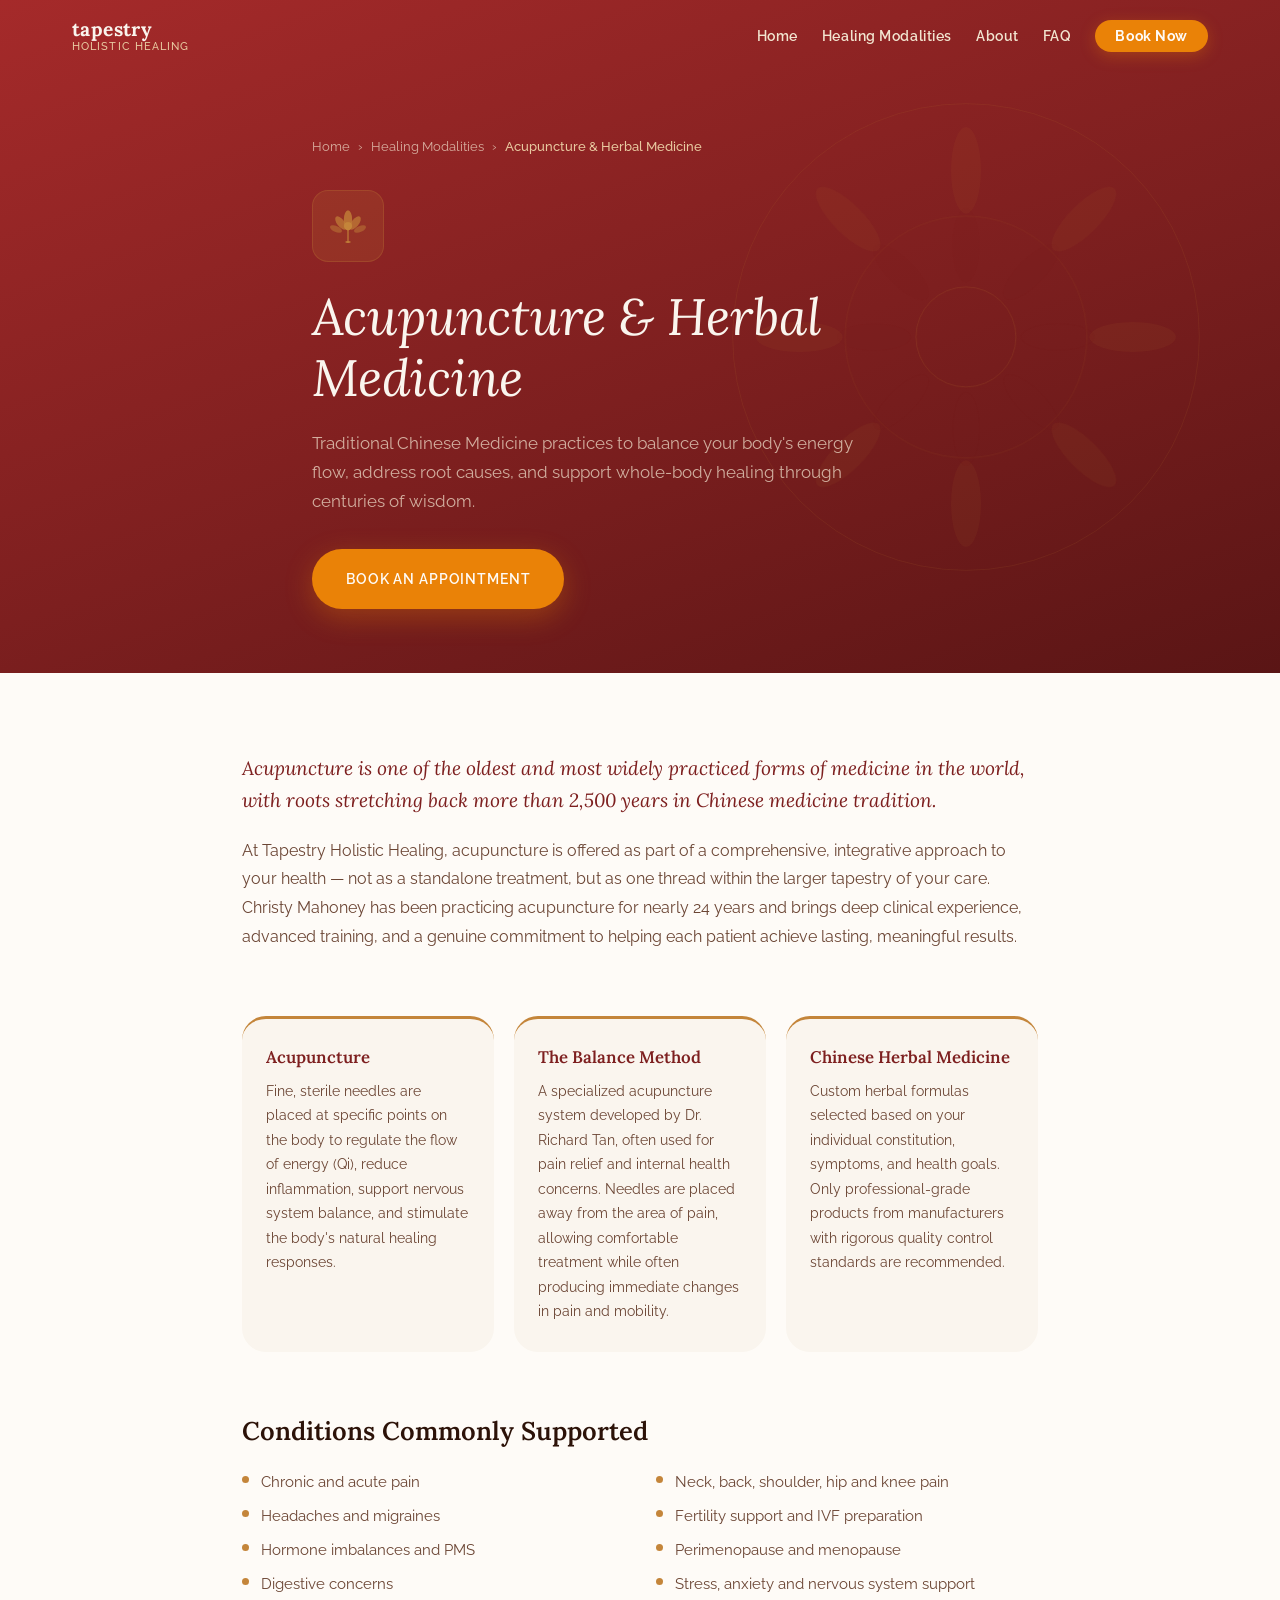
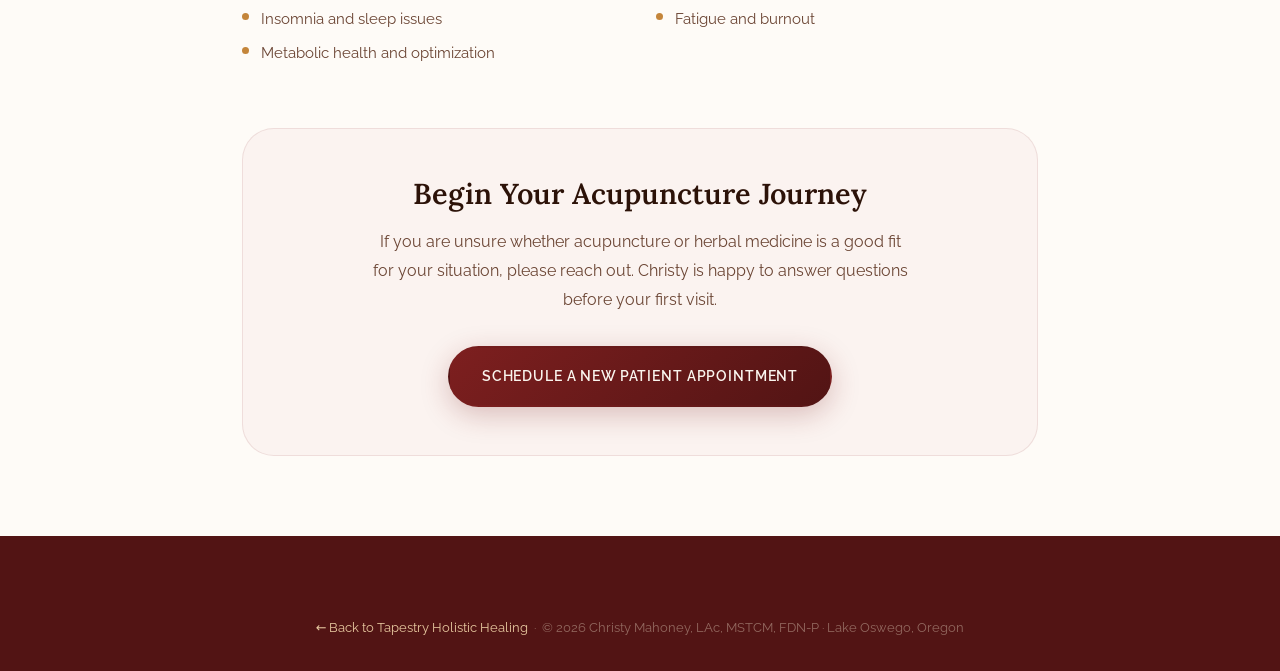
<file: acupuncture.html>
<!DOCTYPE html>
<html lang="en">
<head>
    <meta charset="UTF-8">
    <meta name="viewport" content="width=device-width, initial-scale=1.0">
    <title>Acupuncture &amp; Herbal Medicine | Tapestry Holistic Healing | Lake Oswego, OR</title>
    <meta name="description" content="Acupuncture and Chinese herbal medicine in Lake Oswego, Oregon. Christy Mahoney, LAc, MSTCM offers Traditional Chinese Medicine for pain, fertility, women's health, and whole-body wellness.">
    <link rel="preconnect" href="https://fonts.googleapis.com">
    <link rel="preconnect" href="https://fonts.gstatic.com" crossorigin>
    <link href="https://fonts.googleapis.com/css2?family=Lora:ital,wght@0,400;0,500;0,600;0,700;1,400;1,500&family=Raleway:wght@300;400;500;600;700&display=swap" rel="stylesheet">
    <link rel="stylesheet" href="styles.css">
    <link rel="stylesheet" href="modality.css">
</head>
<body>

    <nav class="navbar" id="navbar">
        <div class="nav-container">
            <a href="/" class="nav-brand" aria-label="Tapestry Holistic Healing — Home">
                <span class="nav-brand-words" aria-hidden="true">
                    <span class="nav-brand-main">tapestry</span>
                    <span class="nav-brand-sub">holistic healing</span>
                </span>
            </a>
            <button class="hamburger" id="hamburger" aria-label="Open navigation menu" aria-expanded="false" aria-controls="navMenu">
                <span></span><span></span><span></span>
            </button>
            <ul class="nav-menu" id="navMenu" role="list">
                <li><a href="/#home"       class="nav-link">Home</a></li>
                <li><a href="/#modalities" class="nav-link">Healing Modalities</a></li>
                <li><a href="/#about"      class="nav-link">About</a></li>
                <li><a href="/#faq"        class="nav-link">FAQ</a></li>
                <li><a href="/#contact"    class="nav-link nav-book">Book Now</a></li>
            </ul>
        </div>
    </nav>

    <!-- Page Header -->
    <header class="modality-header">
        <div class="modality-header-bg" aria-hidden="true">
            <svg viewBox="0 0 600 600" xmlns="http://www.w3.org/2000/svg" focusable="false">
                <g transform="translate(300 300)">
                    <circle r="280" fill="none" stroke="#C4853A" stroke-width="1" opacity="0.2"/>
                    <g fill="#C4853A" opacity="0.1">
                        <ellipse cx="0" cy="-200" rx="18" ry="52" transform="rotate(0)"/>
                        <ellipse cx="0" cy="-200" rx="18" ry="52" transform="rotate(45)"/>
                        <ellipse cx="0" cy="-200" rx="18" ry="52" transform="rotate(90)"/>
                        <ellipse cx="0" cy="-200" rx="18" ry="52" transform="rotate(135)"/>
                        <ellipse cx="0" cy="-200" rx="18" ry="52" transform="rotate(180)"/>
                        <ellipse cx="0" cy="-200" rx="18" ry="52" transform="rotate(225)"/>
                        <ellipse cx="0" cy="-200" rx="18" ry="52" transform="rotate(270)"/>
                        <ellipse cx="0" cy="-200" rx="18" ry="52" transform="rotate(315)"/>
                    </g>
                    <circle r="145" fill="none" stroke="#C4853A" stroke-width="1" opacity="0.2"/>
                    <g fill="#7D1F1F" opacity="0.1">
                        <ellipse cx="0" cy="-110" rx="16" ry="44" transform="rotate(0)"/>
                        <ellipse cx="0" cy="-110" rx="16" ry="44" transform="rotate(45)"/>
                        <ellipse cx="0" cy="-110" rx="16" ry="44" transform="rotate(90)"/>
                        <ellipse cx="0" cy="-110" rx="16" ry="44" transform="rotate(135)"/>
                        <ellipse cx="0" cy="-110" rx="16" ry="44" transform="rotate(180)"/>
                        <ellipse cx="0" cy="-110" rx="16" ry="44" transform="rotate(225)"/>
                        <ellipse cx="0" cy="-110" rx="16" ry="44" transform="rotate(270)"/>
                        <ellipse cx="0" cy="-110" rx="16" ry="44" transform="rotate(315)"/>
                    </g>
                    <circle r="60" fill="none" stroke="#C4853A" stroke-width="1" opacity="0.3"/>
                </g>
            </svg>
        </div>
        <div class="container">
            <nav class="breadcrumb" aria-label="Breadcrumb">
                <a href="/">Home</a>
                <span aria-hidden="true">›</span>
                <a href="/#modalities">Healing Modalities</a>
                <span aria-hidden="true">›</span>
                <span aria-current="page">Acupuncture &amp; Herbal Medicine</span>
            </nav>
            <div class="modality-header-icon" aria-hidden="true">
                <svg viewBox="0 0 56 56" fill="none" xmlns="http://www.w3.org/2000/svg">
                    <ellipse cx="28" cy="19" rx="5.5" ry="12" fill="currentColor" opacity="0.75"/>
                    <ellipse cx="18.5" cy="24" rx="5" ry="10.5" transform="rotate(-38 18.5 24)" fill="currentColor" opacity="0.65"/>
                    <ellipse cx="37.5" cy="24" rx="5" ry="10.5" transform="rotate(38 37.5 24)" fill="currentColor" opacity="0.65"/>
                    <ellipse cx="12" cy="32" rx="4" ry="8.5" transform="rotate(-68 12 32)" fill="currentColor" opacity="0.45"/>
                    <ellipse cx="44" cy="32" rx="4" ry="8.5" transform="rotate(68 44 32)" fill="currentColor" opacity="0.45"/>
                    <circle cx="28" cy="28" r="5.5" fill="currentColor"/>
                    <line x1="28" y1="33.5" x2="28" y2="50" stroke="currentColor" stroke-width="1.5" stroke-linecap="round"/>
                    <rect x="24.5" y="48" width="7" height="2.5" rx="1.25" fill="currentColor" opacity="0.7"/>
                </svg>
            </div>
            <h1>Acupuncture &amp; Herbal Medicine</h1>
            <p class="modality-header-desc">Traditional Chinese Medicine practices to balance your body's energy flow, address root causes, and support whole-body healing through centuries of wisdom.</p>
            <a href="/#contact" class="btn btn-gold">Book an Appointment</a>
        </div>
    </header>

    <!-- Content -->
    <main class="modality-content">
        <div class="container">

            <div class="modality-intro">
                <p class="modality-intro-lead">Acupuncture is one of the oldest and most widely practiced forms of medicine in the world, with roots stretching back more than 2,500 years in Chinese medicine tradition.</p>
                <p>At Tapestry Holistic Healing, acupuncture is offered as part of a comprehensive, integrative approach to your health — not as a standalone treatment, but as one thread within the larger tapestry of your care. Christy Mahoney has been practicing acupuncture for nearly 24 years and brings deep clinical experience, advanced training, and a genuine commitment to helping each patient achieve lasting, meaningful results.</p>
            </div>

            <div class="modality-highlights">
                <div class="highlight-card">
                    <h3>Acupuncture</h3>
                    <p>Fine, sterile needles are placed at specific points on the body to regulate the flow of energy (Qi), reduce inflammation, support nervous system balance, and stimulate the body's natural healing responses.</p>
                </div>
                <div class="highlight-card">
                    <h3>The Balance Method</h3>
                    <p>A specialized acupuncture system developed by Dr. Richard Tan, often used for pain relief and internal health concerns. Needles are placed away from the area of pain, allowing comfortable treatment while often producing immediate changes in pain and mobility.</p>
                </div>
                <div class="highlight-card">
                    <h3>Chinese Herbal Medicine</h3>
                    <p>Custom herbal formulas selected based on your individual constitution, symptoms, and health goals. Only professional-grade products from manufacturers with rigorous quality control standards are recommended.</p>
                </div>
            </div>

            <div class="modality-conditions">
                <h2>Conditions Commonly Supported</h2>
                <ul class="conditions-list">
                    <li>Chronic and acute pain</li>
                    <li>Neck, back, shoulder, hip and knee pain</li>
                    <li>Headaches and migraines</li>
                    <li>Fertility support and IVF preparation</li>
                    <li>Hormone imbalances and PMS</li>
                    <li>Perimenopause and menopause</li>
                    <li>Digestive concerns</li>
                    <li>Stress, anxiety and nervous system support</li>
                    <li>Insomnia and sleep issues</li>
                    <li>Fatigue and burnout</li>
                    <li>Metabolic health and optimization</li>
                </ul>
            </div>

            <div class="modality-cta-block">
                <h2>Begin Your Acupuncture Journey</h2>
                <p>If you are unsure whether acupuncture or herbal medicine is a good fit for your situation, please reach out. Christy is happy to answer questions before your first visit.</p>
                <a href="/#contact" class="btn btn-crimson">Schedule a New Patient Appointment</a>
            </div>

        </div>
    </main>

    <!-- Footer -->
    <footer class="footer" id="contact">
        <div class="container">
            <div class="footer-bottom" style="padding-top: 0;">
                <p><a href="/">← Back to Tapestry Holistic Healing</a> &nbsp;·&nbsp; &copy; <script>document.write(new Date().getFullYear())</script> Christy Mahoney, LAc, MSTCM, FDN&#8209;P · Lake Oswego, Oregon</p>
            </div>
        </div>
    </footer>

    <script src="script.js"></script>
</body>
</html>
</file>
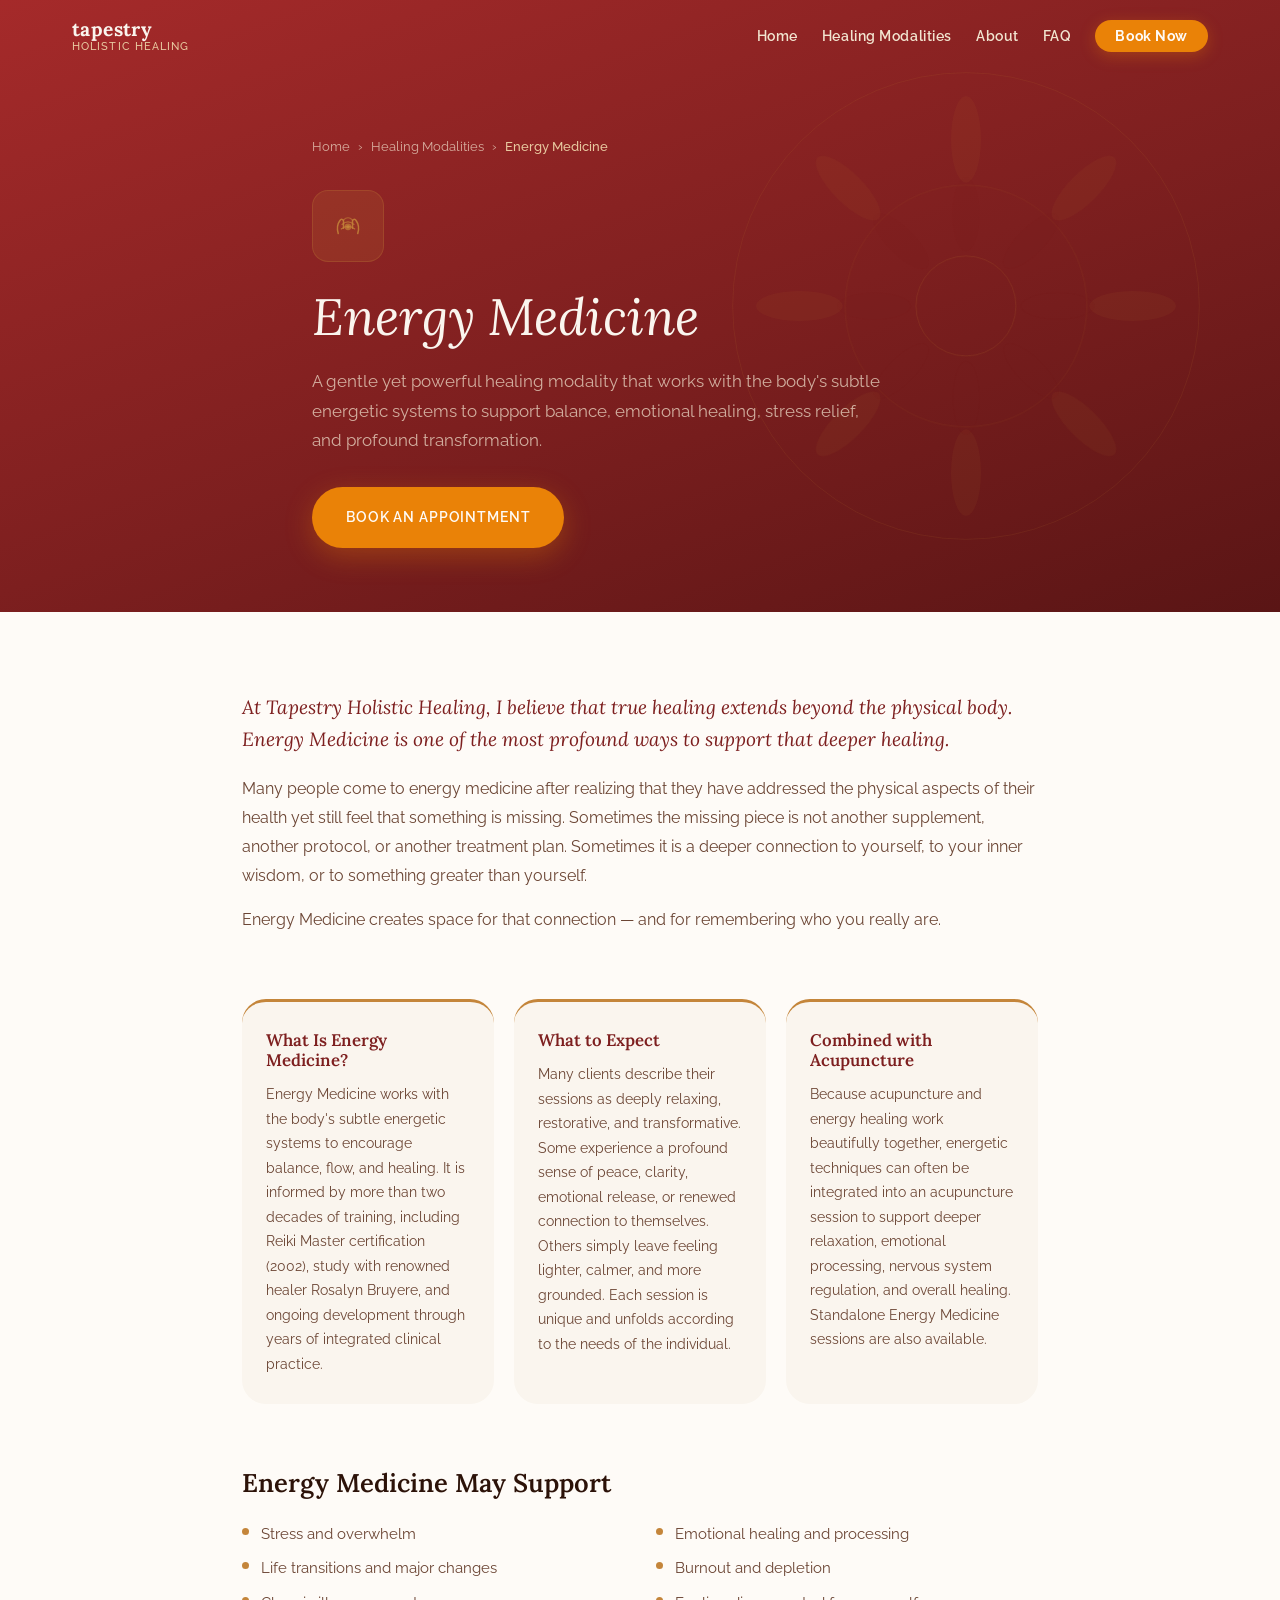
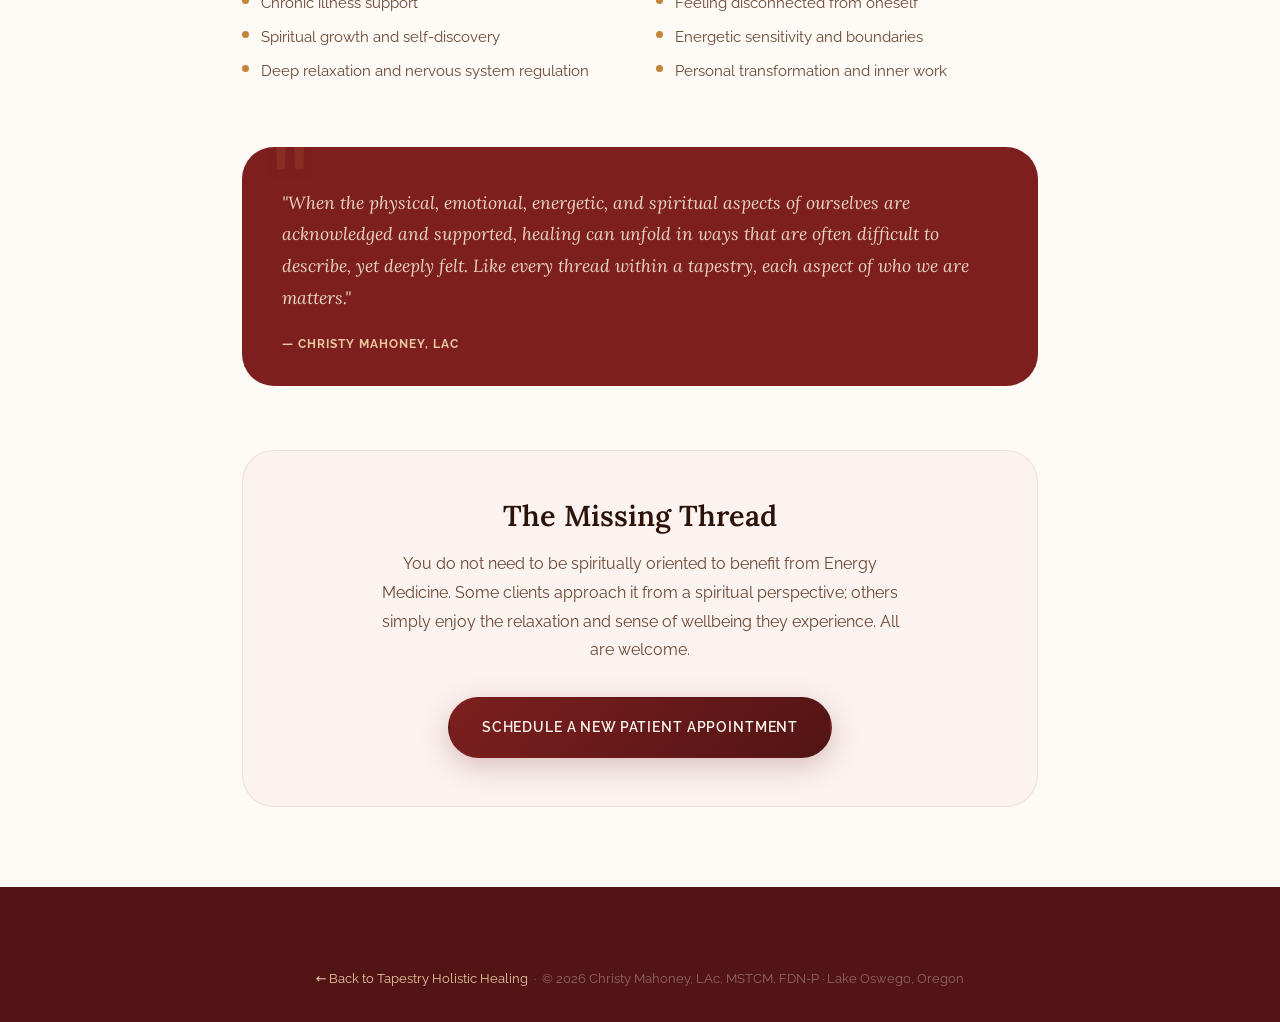
<file: energy-medicine.html>
<!DOCTYPE html>
<html lang="en">
<head>
    <meta charset="UTF-8">
    <meta name="viewport" content="width=device-width, initial-scale=1.0">
    <title>Energy Medicine | Tapestry Holistic Healing | Lake Oswego, OR</title>
    <meta name="description" content="Energy Medicine in Lake Oswego, Oregon. Gentle, transformative healing that works with the body's subtle energetic systems to support balance, emotional healing, and deep relaxation.">
    <link rel="preconnect" href="https://fonts.googleapis.com">
    <link rel="preconnect" href="https://fonts.gstatic.com" crossorigin>
    <link href="https://fonts.googleapis.com/css2?family=Lora:ital,wght@0,400;0,500;0,600;0,700;1,400;1,500&family=Raleway:wght@300;400;500;600;700&display=swap" rel="stylesheet">
    <link rel="stylesheet" href="styles.css">
    <link rel="stylesheet" href="modality.css">
</head>
<body>

    <nav class="navbar" id="navbar">
        <div class="nav-container">
            <a href="/" class="nav-brand" aria-label="Tapestry Holistic Healing — Home">
                <span class="nav-brand-words" aria-hidden="true">
                    <span class="nav-brand-main">tapestry</span>
                    <span class="nav-brand-sub">holistic healing</span>
                </span>
            </a>
            <button class="hamburger" id="hamburger" aria-label="Open navigation menu" aria-expanded="false" aria-controls="navMenu">
                <span></span><span></span><span></span>
            </button>
            <ul class="nav-menu" id="navMenu" role="list">
                <li><a href="/#home"       class="nav-link">Home</a></li>
                <li><a href="/#modalities" class="nav-link">Healing Modalities</a></li>
                <li><a href="/#about"      class="nav-link">About</a></li>
                <li><a href="/#faq"        class="nav-link">FAQ</a></li>
                <li><a href="/#contact"    class="nav-link nav-book">Book Now</a></li>
            </ul>
        </div>
    </nav>

    <header class="modality-header">
        <div class="modality-header-bg" aria-hidden="true">
            <svg viewBox="0 0 600 600" xmlns="http://www.w3.org/2000/svg" focusable="false">
                <g transform="translate(300 300)">
                    <circle r="280" fill="none" stroke="#C4853A" stroke-width="1" opacity="0.2"/>
                    <g fill="#C4853A" opacity="0.1">
                        <ellipse cx="0" cy="-200" rx="18" ry="52" transform="rotate(0)"/>
                        <ellipse cx="0" cy="-200" rx="18" ry="52" transform="rotate(45)"/>
                        <ellipse cx="0" cy="-200" rx="18" ry="52" transform="rotate(90)"/>
                        <ellipse cx="0" cy="-200" rx="18" ry="52" transform="rotate(135)"/>
                        <ellipse cx="0" cy="-200" rx="18" ry="52" transform="rotate(180)"/>
                        <ellipse cx="0" cy="-200" rx="18" ry="52" transform="rotate(225)"/>
                        <ellipse cx="0" cy="-200" rx="18" ry="52" transform="rotate(270)"/>
                        <ellipse cx="0" cy="-200" rx="18" ry="52" transform="rotate(315)"/>
                    </g>
                    <circle r="145" fill="none" stroke="#C4853A" stroke-width="1" opacity="0.2"/>
                    <g fill="#7D1F1F" opacity="0.1">
                        <ellipse cx="0" cy="-110" rx="16" ry="44" transform="rotate(0)"/>
                        <ellipse cx="0" cy="-110" rx="16" ry="44" transform="rotate(45)"/>
                        <ellipse cx="0" cy="-110" rx="16" ry="44" transform="rotate(90)"/>
                        <ellipse cx="0" cy="-110" rx="16" ry="44" transform="rotate(135)"/>
                        <ellipse cx="0" cy="-110" rx="16" ry="44" transform="rotate(180)"/>
                        <ellipse cx="0" cy="-110" rx="16" ry="44" transform="rotate(225)"/>
                        <ellipse cx="0" cy="-110" rx="16" ry="44" transform="rotate(270)"/>
                        <ellipse cx="0" cy="-110" rx="16" ry="44" transform="rotate(315)"/>
                    </g>
                    <circle r="60" fill="none" stroke="#C4853A" stroke-width="1" opacity="0.3"/>
                </g>
            </svg>
        </div>
        <div class="container">
            <nav class="breadcrumb" aria-label="Breadcrumb">
                <a href="/">Home</a>
                <span aria-hidden="true">›</span>
                <a href="/#modalities">Healing Modalities</a>
                <span aria-hidden="true">›</span>
                <span aria-current="page">Energy Medicine</span>
            </nav>
            <div class="modality-header-icon" aria-hidden="true">
                <svg viewBox="0 0 56 56" fill="none" xmlns="http://www.w3.org/2000/svg">
                    <path d="M 15 38 Q 12 28 17 21 Q 19.5 17 22 21 L 22 31" stroke="currentColor" stroke-width="2" fill="none" stroke-linecap="round" stroke-linejoin="round" opacity="0.85"/>
                    <path d="M 41 38 Q 44 28 39 21 Q 36.5 17 34 21 L 34 31" stroke="currentColor" stroke-width="2" fill="none" stroke-linecap="round" stroke-linejoin="round" opacity="0.85"/>
                    <path d="M 22 20 Q 28 14 34 20" stroke="currentColor" stroke-width="1.5" fill="none" stroke-linecap="round" opacity="0.6"/>
                    <path d="M 20 26 Q 28 19 36 26" stroke="currentColor" stroke-width="1.5" fill="none" stroke-linecap="round" opacity="0.7"/>
                    <path d="M 19 32 Q 28 25 37 32" stroke="currentColor" stroke-width="1.5" fill="none" stroke-linecap="round" opacity="0.8"/>
                    <circle cx="28" cy="29" r="4.5" fill="currentColor" opacity="0.65"/>
                    <circle cx="28" cy="29" r="2"   fill="currentColor" opacity="0.9"/>
                </svg>
            </div>
            <h1>Energy Medicine</h1>
            <p class="modality-header-desc">A gentle yet powerful healing modality that works with the body's subtle energetic systems to support balance, emotional healing, stress relief, and profound transformation.</p>
            <a href="/#contact" class="btn btn-gold">Book an Appointment</a>
        </div>
    </header>

    <main class="modality-content">
        <div class="container">

            <div class="modality-intro">
                <p class="modality-intro-lead">At Tapestry Holistic Healing, I believe that true healing extends beyond the physical body. Energy Medicine is one of the most profound ways to support that deeper healing.</p>
                <p>Many people come to energy medicine after realizing that they have addressed the physical aspects of their health yet still feel that something is missing. Sometimes the missing piece is not another supplement, another protocol, or another treatment plan. Sometimes it is a deeper connection to yourself, to your inner wisdom, or to something greater than yourself.</p>
                <p>Energy Medicine creates space for that connection — and for remembering who you really are.</p>
            </div>

            <div class="modality-highlights">
                <div class="highlight-card">
                    <h3>What Is Energy Medicine?</h3>
                    <p>Energy Medicine works with the body's subtle energetic systems to encourage balance, flow, and healing. It is informed by more than two decades of training, including Reiki Master certification (2002), study with renowned healer Rosalyn Bruyere, and ongoing development through years of integrated clinical practice.</p>
                </div>
                <div class="highlight-card">
                    <h3>What to Expect</h3>
                    <p>Many clients describe their sessions as deeply relaxing, restorative, and transformative. Some experience a profound sense of peace, clarity, emotional release, or renewed connection to themselves. Others simply leave feeling lighter, calmer, and more grounded. Each session is unique and unfolds according to the needs of the individual.</p>
                </div>
                <div class="highlight-card">
                    <h3>Combined with Acupuncture</h3>
                    <p>Because acupuncture and energy healing work beautifully together, energetic techniques can often be integrated into an acupuncture session to support deeper relaxation, emotional processing, nervous system regulation, and overall healing. Standalone Energy Medicine sessions are also available.</p>
                </div>
            </div>

            <div class="modality-conditions">
                <h2>Energy Medicine May Support</h2>
                <ul class="conditions-list">
                    <li>Stress and overwhelm</li>
                    <li>Emotional healing and processing</li>
                    <li>Life transitions and major changes</li>
                    <li>Burnout and depletion</li>
                    <li>Chronic illness support</li>
                    <li>Feeling disconnected from oneself</li>
                    <li>Spiritual growth and self-discovery</li>
                    <li>Energetic sensitivity and boundaries</li>
                    <li>Deep relaxation and nervous system regulation</li>
                    <li>Personal transformation and inner work</li>
                </ul>
            </div>

            <blockquote class="modality-pullquote">
                <p>"When the physical, emotional, energetic, and spiritual aspects of ourselves are acknowledged and supported, healing can unfold in ways that are often difficult to describe, yet deeply felt. Like every thread within a tapestry, each aspect of who we are matters."</p>
                <cite>— Christy Mahoney, LAc</cite>
            </blockquote>

            <div class="modality-cta-block">
                <h2>The Missing Thread</h2>
                <p>You do not need to be spiritually oriented to benefit from Energy Medicine. Some clients approach it from a spiritual perspective; others simply enjoy the relaxation and sense of wellbeing they experience. All are welcome.</p>
                <a href="/#contact" class="btn btn-crimson">Schedule a New Patient Appointment</a>
            </div>

        </div>
    </main>

    <footer class="footer" id="contact">
        <div class="container">
            <div class="footer-bottom" style="padding-top: 0;">
                <p><a href="/">← Back to Tapestry Holistic Healing</a> &nbsp;·&nbsp; &copy; <script>document.write(new Date().getFullYear())</script> Christy Mahoney, LAc, MSTCM, FDN&#8209;P · Lake Oswego, Oregon</p>
            </div>
        </div>
    </footer>

    <script src="script.js"></script>
</body>
</html>
</file>
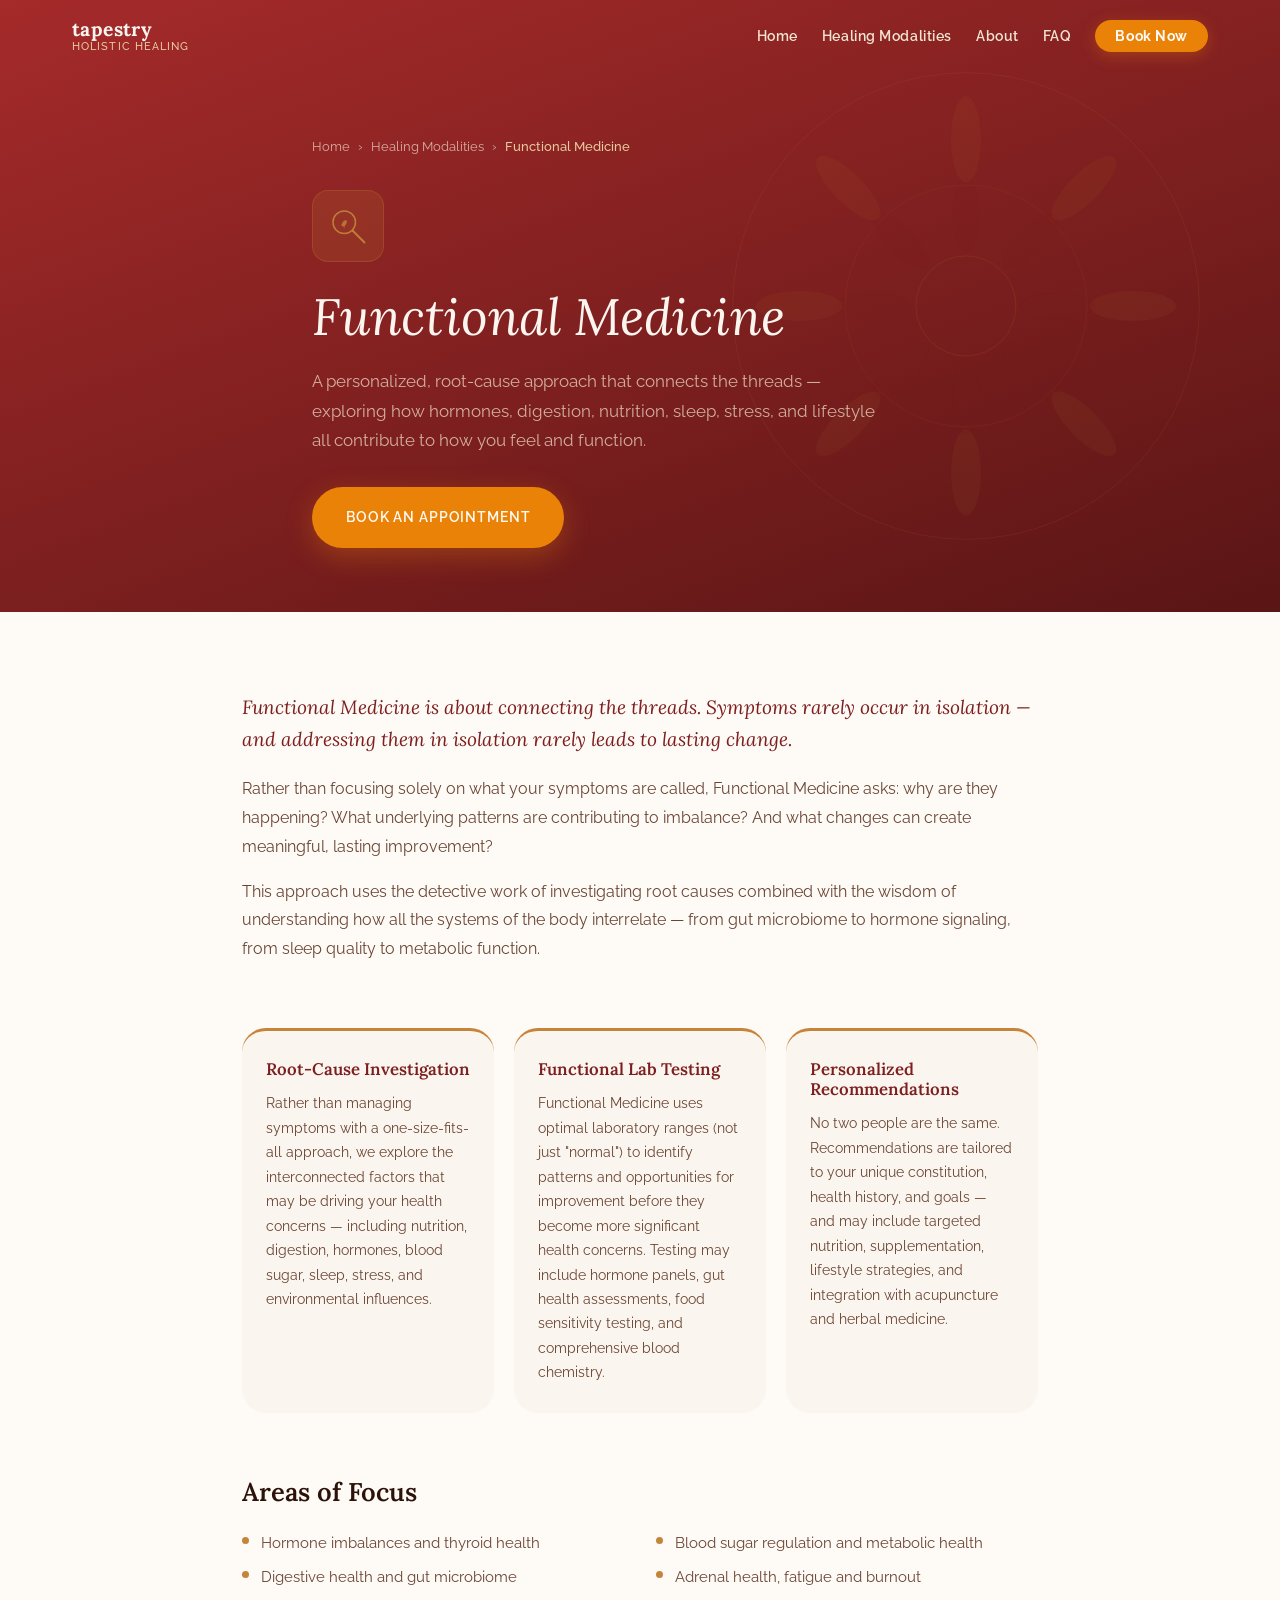
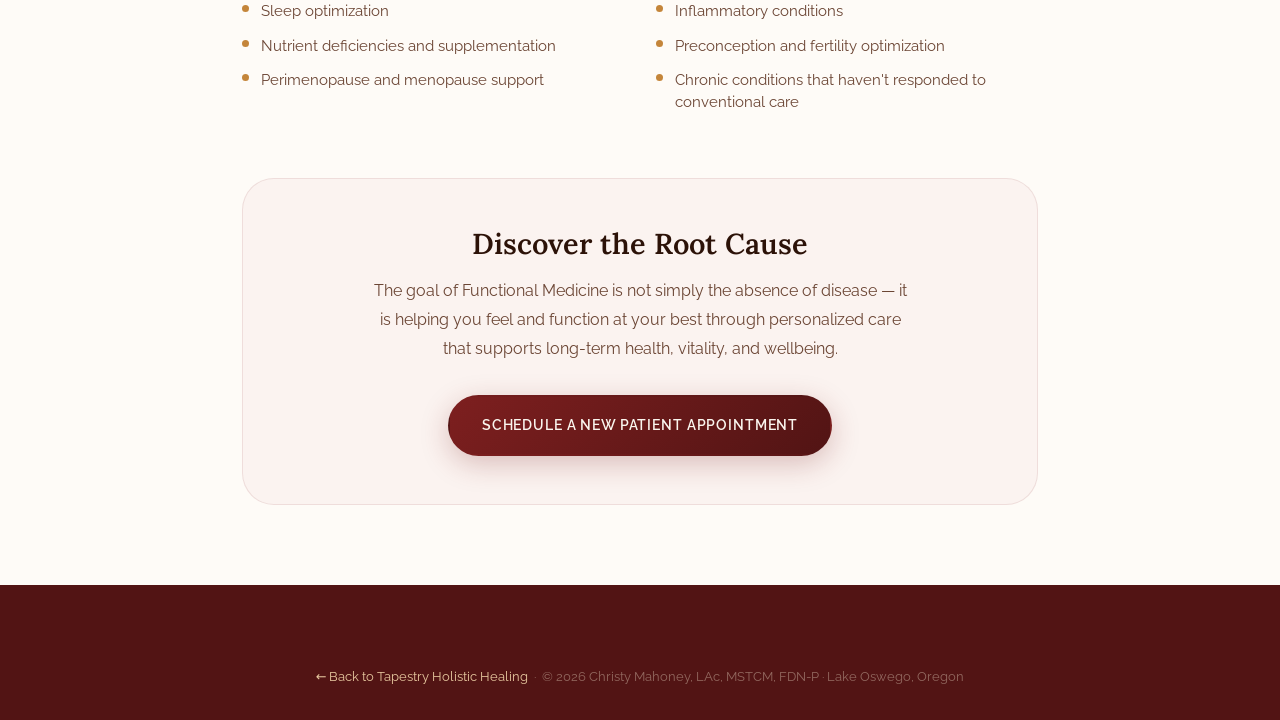
<file: functional-medicine.html>
<!DOCTYPE html>
<html lang="en">
<head>
    <meta charset="UTF-8">
    <meta name="viewport" content="width=device-width, initial-scale=1.0">
    <title>Functional Medicine | Tapestry Holistic Healing | Lake Oswego, OR</title>
    <meta name="description" content="Functional Medicine in Lake Oswego, Oregon. Root-cause, personalized health care that explores hormones, digestion, nutrition, sleep, and lifestyle to support lasting wellness.">
    <link rel="preconnect" href="https://fonts.googleapis.com">
    <link rel="preconnect" href="https://fonts.gstatic.com" crossorigin>
    <link href="https://fonts.googleapis.com/css2?family=Lora:ital,wght@0,400;0,500;0,600;0,700;1,400;1,500&family=Raleway:wght@300;400;500;600;700&display=swap" rel="stylesheet">
    <link rel="stylesheet" href="styles.css">
    <link rel="stylesheet" href="modality.css">
</head>
<body>

    <nav class="navbar" id="navbar">
        <div class="nav-container">
            <a href="/" class="nav-brand" aria-label="Tapestry Holistic Healing — Home">
                <span class="nav-brand-words" aria-hidden="true">
                    <span class="nav-brand-main">tapestry</span>
                    <span class="nav-brand-sub">holistic healing</span>
                </span>
            </a>
            <button class="hamburger" id="hamburger" aria-label="Open navigation menu" aria-expanded="false" aria-controls="navMenu">
                <span></span><span></span><span></span>
            </button>
            <ul class="nav-menu" id="navMenu" role="list">
                <li><a href="/#home"       class="nav-link">Home</a></li>
                <li><a href="/#modalities" class="nav-link">Healing Modalities</a></li>
                <li><a href="/#about"      class="nav-link">About</a></li>
                <li><a href="/#faq"        class="nav-link">FAQ</a></li>
                <li><a href="/#contact"    class="nav-link nav-book">Book Now</a></li>
            </ul>
        </div>
    </nav>

    <header class="modality-header">
        <div class="modality-header-bg" aria-hidden="true">
            <svg viewBox="0 0 600 600" xmlns="http://www.w3.org/2000/svg" focusable="false">
                <g transform="translate(300 300)">
                    <circle r="280" fill="none" stroke="#C4853A" stroke-width="1" opacity="0.2"/>
                    <g fill="#C4853A" opacity="0.1">
                        <ellipse cx="0" cy="-200" rx="18" ry="52" transform="rotate(0)"/>
                        <ellipse cx="0" cy="-200" rx="18" ry="52" transform="rotate(45)"/>
                        <ellipse cx="0" cy="-200" rx="18" ry="52" transform="rotate(90)"/>
                        <ellipse cx="0" cy="-200" rx="18" ry="52" transform="rotate(135)"/>
                        <ellipse cx="0" cy="-200" rx="18" ry="52" transform="rotate(180)"/>
                        <ellipse cx="0" cy="-200" rx="18" ry="52" transform="rotate(225)"/>
                        <ellipse cx="0" cy="-200" rx="18" ry="52" transform="rotate(270)"/>
                        <ellipse cx="0" cy="-200" rx="18" ry="52" transform="rotate(315)"/>
                    </g>
                    <circle r="145" fill="none" stroke="#C4853A" stroke-width="1" opacity="0.2"/>
                    <g fill="#7D1F1F" opacity="0.1">
                        <ellipse cx="0" cy="-110" rx="16" ry="44" transform="rotate(0)"/>
                        <ellipse cx="0" cy="-110" rx="16" ry="44" transform="rotate(45)"/>
                        <ellipse cx="0" cy="-110" rx="16" ry="44" transform="rotate(90)"/>
                        <ellipse cx="0" cy="-110" rx="16" ry="44" transform="rotate(135)"/>
                        <ellipse cx="0" cy="-110" rx="16" ry="44" transform="rotate(180)"/>
                        <ellipse cx="0" cy="-110" rx="16" ry="44" transform="rotate(225)"/>
                        <ellipse cx="0" cy="-110" rx="16" ry="44" transform="rotate(270)"/>
                        <ellipse cx="0" cy="-110" rx="16" ry="44" transform="rotate(315)"/>
                    </g>
                    <circle r="60" fill="none" stroke="#C4853A" stroke-width="1" opacity="0.3"/>
                </g>
            </svg>
        </div>
        <div class="container">
            <nav class="breadcrumb" aria-label="Breadcrumb">
                <a href="/">Home</a>
                <span aria-hidden="true">›</span>
                <a href="/#modalities">Healing Modalities</a>
                <span aria-hidden="true">›</span>
                <span aria-current="page">Functional Medicine</span>
            </nav>
            <div class="modality-header-icon" aria-hidden="true">
                <svg viewBox="0 0 56 56" fill="none" xmlns="http://www.w3.org/2000/svg">
                    <circle cx="23" cy="23" r="15" stroke="currentColor" stroke-width="2" fill="none" opacity="0.9"/>
                    <path d="M 19 27 Q 23 17 27 22 Q 23 32 19 27 Z" fill="currentColor" opacity="0.75"/>
                    <line x1="23" y1="24.5" x2="23" y2="30" stroke="currentColor" stroke-width="1" stroke-linecap="round" opacity="0.6"/>
                    <line x1="34" y1="34" x2="50" y2="50" stroke="currentColor" stroke-width="2.5" stroke-linecap="round" opacity="0.9"/>
                </svg>
            </div>
            <h1>Functional Medicine</h1>
            <p class="modality-header-desc">A personalized, root-cause approach that connects the threads — exploring how hormones, digestion, nutrition, sleep, stress, and lifestyle all contribute to how you feel and function.</p>
            <a href="/#contact" class="btn btn-gold">Book an Appointment</a>
        </div>
    </header>

    <main class="modality-content">
        <div class="container">

            <div class="modality-intro">
                <p class="modality-intro-lead">Functional Medicine is about connecting the threads. Symptoms rarely occur in isolation — and addressing them in isolation rarely leads to lasting change.</p>
                <p>Rather than focusing solely on what your symptoms are called, Functional Medicine asks: why are they happening? What underlying patterns are contributing to imbalance? And what changes can create meaningful, lasting improvement?</p>
                <p>This approach uses the detective work of investigating root causes combined with the wisdom of understanding how all the systems of the body interrelate — from gut microbiome to hormone signaling, from sleep quality to metabolic function.</p>
            </div>

            <div class="modality-highlights">
                <div class="highlight-card">
                    <h3>Root-Cause Investigation</h3>
                    <p>Rather than managing symptoms with a one-size-fits-all approach, we explore the interconnected factors that may be driving your health concerns — including nutrition, digestion, hormones, blood sugar, sleep, stress, and environmental influences.</p>
                </div>
                <div class="highlight-card">
                    <h3>Functional Lab Testing</h3>
                    <p>Functional Medicine uses optimal laboratory ranges (not just "normal") to identify patterns and opportunities for improvement before they become more significant health concerns. Testing may include hormone panels, gut health assessments, food sensitivity testing, and comprehensive blood chemistry.</p>
                </div>
                <div class="highlight-card">
                    <h3>Personalized Recommendations</h3>
                    <p>No two people are the same. Recommendations are tailored to your unique constitution, health history, and goals — and may include targeted nutrition, supplementation, lifestyle strategies, and integration with acupuncture and herbal medicine.</p>
                </div>
            </div>

            <div class="modality-conditions">
                <h2>Areas of Focus</h2>
                <ul class="conditions-list">
                    <li>Hormone imbalances and thyroid health</li>
                    <li>Blood sugar regulation and metabolic health</li>
                    <li>Digestive health and gut microbiome</li>
                    <li>Adrenal health, fatigue and burnout</li>
                    <li>Sleep optimization</li>
                    <li>Inflammatory conditions</li>
                    <li>Nutrient deficiencies and supplementation</li>
                    <li>Preconception and fertility optimization</li>
                    <li>Perimenopause and menopause support</li>
                    <li>Chronic conditions that haven't responded to conventional care</li>
                </ul>
            </div>

            <div class="modality-cta-block">
                <h2>Discover the Root Cause</h2>
                <p>The goal of Functional Medicine is not simply the absence of disease — it is helping you feel and function at your best through personalized care that supports long-term health, vitality, and wellbeing.</p>
                <a href="/#contact" class="btn btn-crimson">Schedule a New Patient Appointment</a>
            </div>

        </div>
    </main>

    <footer class="footer" id="contact">
        <div class="container">
            <div class="footer-bottom" style="padding-top: 0;">
                <p><a href="/">← Back to Tapestry Holistic Healing</a> &nbsp;·&nbsp; &copy; <script>document.write(new Date().getFullYear())</script> Christy Mahoney, LAc, MSTCM, FDN&#8209;P · Lake Oswego, Oregon</p>
            </div>
        </div>
    </footer>

    <script src="script.js"></script>
</body>
</html>
</file>
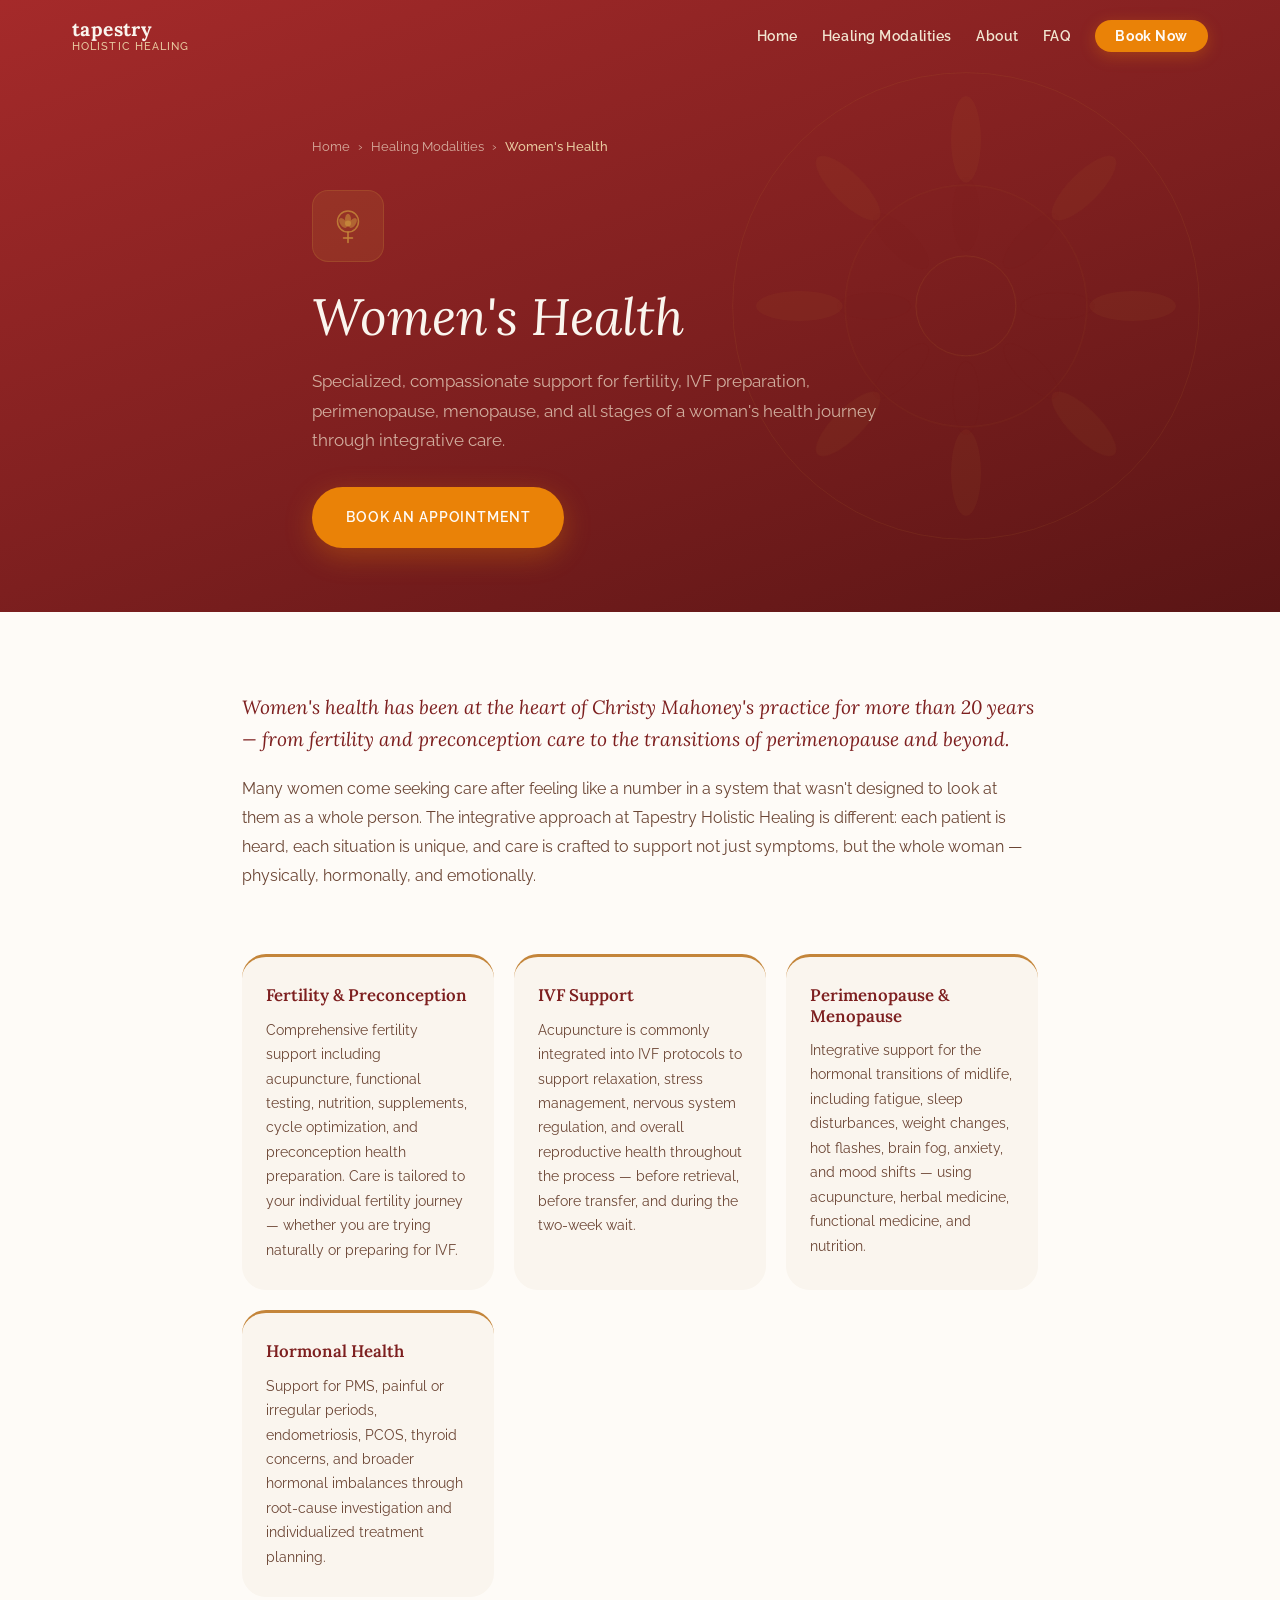
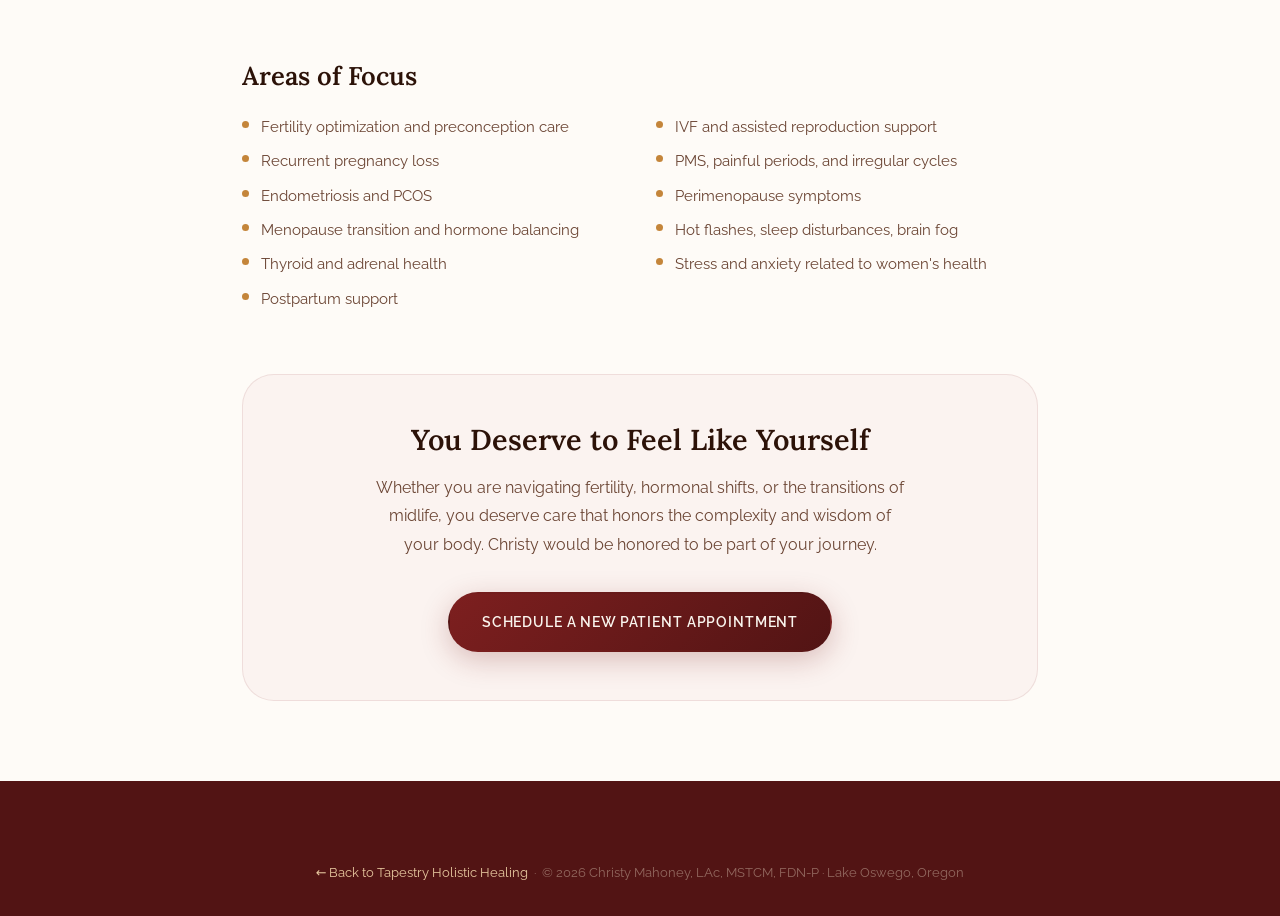
<file: womens-health.html>
<!DOCTYPE html>
<html lang="en">
<head>
    <meta charset="UTF-8">
    <meta name="viewport" content="width=device-width, initial-scale=1.0">
    <title>Women's Health | Tapestry Holistic Healing | Lake Oswego, OR</title>
    <meta name="description" content="Women's health care in Lake Oswego, Oregon. Integrative support for fertility, IVF preparation, perimenopause, menopause, hormonal balance, and all stages of women's health.">
    <link rel="preconnect" href="https://fonts.googleapis.com">
    <link rel="preconnect" href="https://fonts.gstatic.com" crossorigin>
    <link href="https://fonts.googleapis.com/css2?family=Lora:ital,wght@0,400;0,500;0,600;0,700;1,400;1,500&family=Raleway:wght@300;400;500;600;700&display=swap" rel="stylesheet">
    <link rel="stylesheet" href="styles.css">
    <link rel="stylesheet" href="modality.css">
</head>
<body>

    <nav class="navbar" id="navbar">
        <div class="nav-container">
            <a href="/" class="nav-brand" aria-label="Tapestry Holistic Healing — Home">
                <span class="nav-brand-words" aria-hidden="true">
                    <span class="nav-brand-main">tapestry</span>
                    <span class="nav-brand-sub">holistic healing</span>
                </span>
            </a>
            <button class="hamburger" id="hamburger" aria-label="Open navigation menu" aria-expanded="false" aria-controls="navMenu">
                <span></span><span></span><span></span>
            </button>
            <ul class="nav-menu" id="navMenu" role="list">
                <li><a href="/#home"       class="nav-link">Home</a></li>
                <li><a href="/#modalities" class="nav-link">Healing Modalities</a></li>
                <li><a href="/#about"      class="nav-link">About</a></li>
                <li><a href="/#faq"        class="nav-link">FAQ</a></li>
                <li><a href="/#contact"    class="nav-link nav-book">Book Now</a></li>
            </ul>
        </div>
    </nav>

    <header class="modality-header">
        <div class="modality-header-bg" aria-hidden="true">
            <svg viewBox="0 0 600 600" xmlns="http://www.w3.org/2000/svg" focusable="false">
                <g transform="translate(300 300)">
                    <circle r="280" fill="none" stroke="#C4853A" stroke-width="1" opacity="0.2"/>
                    <g fill="#C4853A" opacity="0.1">
                        <ellipse cx="0" cy="-200" rx="18" ry="52" transform="rotate(0)"/>
                        <ellipse cx="0" cy="-200" rx="18" ry="52" transform="rotate(45)"/>
                        <ellipse cx="0" cy="-200" rx="18" ry="52" transform="rotate(90)"/>
                        <ellipse cx="0" cy="-200" rx="18" ry="52" transform="rotate(135)"/>
                        <ellipse cx="0" cy="-200" rx="18" ry="52" transform="rotate(180)"/>
                        <ellipse cx="0" cy="-200" rx="18" ry="52" transform="rotate(225)"/>
                        <ellipse cx="0" cy="-200" rx="18" ry="52" transform="rotate(270)"/>
                        <ellipse cx="0" cy="-200" rx="18" ry="52" transform="rotate(315)"/>
                    </g>
                    <circle r="145" fill="none" stroke="#C4853A" stroke-width="1" opacity="0.2"/>
                    <g fill="#7D1F1F" opacity="0.1">
                        <ellipse cx="0" cy="-110" rx="16" ry="44" transform="rotate(0)"/>
                        <ellipse cx="0" cy="-110" rx="16" ry="44" transform="rotate(45)"/>
                        <ellipse cx="0" cy="-110" rx="16" ry="44" transform="rotate(90)"/>
                        <ellipse cx="0" cy="-110" rx="16" ry="44" transform="rotate(135)"/>
                        <ellipse cx="0" cy="-110" rx="16" ry="44" transform="rotate(180)"/>
                        <ellipse cx="0" cy="-110" rx="16" ry="44" transform="rotate(225)"/>
                        <ellipse cx="0" cy="-110" rx="16" ry="44" transform="rotate(270)"/>
                        <ellipse cx="0" cy="-110" rx="16" ry="44" transform="rotate(315)"/>
                    </g>
                    <circle r="60" fill="none" stroke="#C4853A" stroke-width="1" opacity="0.3"/>
                </g>
            </svg>
        </div>
        <div class="container">
            <nav class="breadcrumb" aria-label="Breadcrumb">
                <a href="/">Home</a>
                <span aria-hidden="true">›</span>
                <a href="/#modalities">Healing Modalities</a>
                <span aria-hidden="true">›</span>
                <span aria-current="page">Women's Health</span>
            </nav>
            <div class="modality-header-icon" aria-hidden="true">
                <svg viewBox="0 0 56 56" fill="none" xmlns="http://www.w3.org/2000/svg">
                    <circle cx="28" cy="22" r="14" stroke="currentColor" stroke-width="2" fill="none" opacity="0.85"/>
                    <ellipse cx="28" cy="20" rx="4" ry="8.5" fill="currentColor" opacity="0.65"/>
                    <ellipse cx="21.5" cy="24" rx="4" ry="7.5" transform="rotate(-35 21.5 24)" fill="currentColor" opacity="0.6"/>
                    <ellipse cx="34.5" cy="24" rx="4" ry="7.5" transform="rotate(35 34.5 24)" fill="currentColor" opacity="0.6"/>
                    <circle cx="28" cy="24.5" r="4" fill="currentColor"/>
                    <line x1="28" y1="36" x2="28" y2="50" stroke="currentColor" stroke-width="2" stroke-linecap="round"/>
                    <line x1="22" y1="44" x2="34" y2="44" stroke="currentColor" stroke-width="2" stroke-linecap="round"/>
                </svg>
            </div>
            <h1>Women's Health</h1>
            <p class="modality-header-desc">Specialized, compassionate support for fertility, IVF preparation, perimenopause, menopause, and all stages of a woman's health journey through integrative care.</p>
            <a href="/#contact" class="btn btn-gold">Book an Appointment</a>
        </div>
    </header>

    <main class="modality-content">
        <div class="container">

            <div class="modality-intro">
                <p class="modality-intro-lead">Women's health has been at the heart of Christy Mahoney's practice for more than 20 years — from fertility and preconception care to the transitions of perimenopause and beyond.</p>
                <p>Many women come seeking care after feeling like a number in a system that wasn't designed to look at them as a whole person. The integrative approach at Tapestry Holistic Healing is different: each patient is heard, each situation is unique, and care is crafted to support not just symptoms, but the whole woman — physically, hormonally, and emotionally.</p>
            </div>

            <div class="modality-highlights">
                <div class="highlight-card">
                    <h3>Fertility &amp; Preconception</h3>
                    <p>Comprehensive fertility support including acupuncture, functional testing, nutrition, supplements, cycle optimization, and preconception health preparation. Care is tailored to your individual fertility journey — whether you are trying naturally or preparing for IVF.</p>
                </div>
                <div class="highlight-card">
                    <h3>IVF Support</h3>
                    <p>Acupuncture is commonly integrated into IVF protocols to support relaxation, stress management, nervous system regulation, and overall reproductive health throughout the process — before retrieval, before transfer, and during the two-week wait.</p>
                </div>
                <div class="highlight-card">
                    <h3>Perimenopause &amp; Menopause</h3>
                    <p>Integrative support for the hormonal transitions of midlife, including fatigue, sleep disturbances, weight changes, hot flashes, brain fog, anxiety, and mood shifts — using acupuncture, herbal medicine, functional medicine, and nutrition.</p>
                </div>
                <div class="highlight-card">
                    <h3>Hormonal Health</h3>
                    <p>Support for PMS, painful or irregular periods, endometriosis, PCOS, thyroid concerns, and broader hormonal imbalances through root-cause investigation and individualized treatment planning.</p>
                </div>
            </div>

            <div class="modality-conditions">
                <h2>Areas of Focus</h2>
                <ul class="conditions-list">
                    <li>Fertility optimization and preconception care</li>
                    <li>IVF and assisted reproduction support</li>
                    <li>Recurrent pregnancy loss</li>
                    <li>PMS, painful periods, and irregular cycles</li>
                    <li>Endometriosis and PCOS</li>
                    <li>Perimenopause symptoms</li>
                    <li>Menopause transition and hormone balancing</li>
                    <li>Hot flashes, sleep disturbances, brain fog</li>
                    <li>Thyroid and adrenal health</li>
                    <li>Stress and anxiety related to women's health</li>
                    <li>Postpartum support</li>
                </ul>
            </div>

            <div class="modality-cta-block">
                <h2>You Deserve to Feel Like Yourself</h2>
                <p>Whether you are navigating fertility, hormonal shifts, or the transitions of midlife, you deserve care that honors the complexity and wisdom of your body. Christy would be honored to be part of your journey.</p>
                <a href="/#contact" class="btn btn-crimson">Schedule a New Patient Appointment</a>
            </div>

        </div>
    </main>

    <footer class="footer" id="contact">
        <div class="container">
            <div class="footer-bottom" style="padding-top: 0;">
                <p><a href="/">← Back to Tapestry Holistic Healing</a> &nbsp;·&nbsp; &copy; <script>document.write(new Date().getFullYear())</script> Christy Mahoney, LAc, MSTCM, FDN&#8209;P · Lake Oswego, Oregon</p>
            </div>
        </div>
    </footer>

    <script src="script.js"></script>
</body>
</html>
</file>
<file: styles.css>
/* ============================================================
   TAPESTRY HOLISTIC HEALING — STYLESHEET
   Palette: Crimson #7D1F1F · Gold #C4853A · Cream #F2E5D0
   Typography: Lora (serif headings) + Raleway (sans body)
   ============================================================ */

/* ── Custom Properties ─────────────────────────────────────── */
:root {
    /* Brand Colors */
    --crimson:        #7D1F1F;
    --crimson-dark:   #521414;
    --crimson-deep:   #1E0808;
    --crimson-bg:     #FBF3F0;
    --gold:           #C4853A;
    --gold-light:     #D4956A;
    --gold-pale:      #E8C9A0;
    --cream:          #F2E5D0;
    --cream-light:    #FAF5EE;
    --warm-white:     #FEFBF7;

    /* Text */
    --text-dark:        #2C1208;
    --text-medium:      #6B4534;
    --text-light:       #9B7B6A;
    --text-on-dark:     #F2E5D0;
    --text-on-dark-dim: rgba(242, 229, 208, 0.72);

    /* Typography */
    --font-serif: 'Lora', Georgia, 'Times New Roman', serif;
    --font-sans:  'Raleway', system-ui, -apple-system, sans-serif;

    /* Spacing scale (4px base) */
    --s-1: 0.25rem;   /* 4px  */
    --s-2: 0.5rem;    /* 8px  */
    --s-3: 0.75rem;   /* 12px */
    --s-4: 1rem;      /* 16px */
    --s-5: 1.25rem;   /* 20px */
    --s-6: 1.5rem;    /* 24px */
    --s-8: 2rem;      /* 32px */
    --s-10: 2.5rem;   /* 40px */
    --s-12: 3rem;     /* 48px */
    --s-16: 4rem;     /* 64px */
    --s-20: 5rem;     /* 80px */
    --s-24: 6rem;     /* 96px */

    /* Layout */
    --max-w: 1200px;
    --nav-h: 72px;

    /* Radius */
    --r-sm: 8px;
    --r-md: 16px;
    --r-lg: 24px;
    --r-xl: 32px;
    --r-full: 9999px;

    /* Shadows */
    --shadow-sm: 0 2px 8px rgba(44, 18, 8, 0.08);
    --shadow-md: 0 8px 24px rgba(44, 18, 8, 0.12);
    --shadow-lg: 0 16px 48px rgba(44, 18, 8, 0.18);
    --shadow-crimson: 0 8px 28px rgba(125, 31, 31, 0.25);
    --shadow-gold: 0 8px 28px rgba(196, 133, 58, 0.35);

    /* Transitions */
    --t-fast: 150ms ease;
    --t-base: 250ms ease;
    --t-slow: 400ms ease;
}

/* ── Reset & Base ──────────────────────────────────────────── */
*, *::before, *::after {
    box-sizing: border-box;
    margin: 0;
    padding: 0;
}

html {
    scroll-behavior: smooth;
    font-size: 16px;
}

body {
    font-family: var(--font-sans);
    font-weight: 400;
    color: var(--text-dark);
    background-color: var(--warm-white);
    line-height: 1.7;
    -webkit-font-smoothing: antialiased;
}

img {
    max-width: 100%;
    height: auto;
    display: block;
}

ul { list-style: none; }

a {
    text-decoration: none;
    color: inherit;
}

address { font-style: normal; }

/* ── Typography ────────────────────────────────────────────── */
h1, h2, h3, h4 {
    font-family: var(--font-serif);
    line-height: 1.2;
    font-weight: 600;
    color: var(--text-dark);
}

h1 { font-size: clamp(2.2rem, 6vw, 3.8rem); }
h2 { font-size: clamp(1.8rem, 4vw, 2.8rem); }
h3 { font-size: clamp(1.2rem, 2.5vw, 1.55rem); font-weight: 500; }
h4 { font-size: 1.05rem; }

p {
    font-size: 1rem;
    line-height: 1.8;
    color: var(--text-medium);
    max-width: 68ch;
}

/* ── Layout Helpers ────────────────────────────────────────── */
.container {
    max-width: var(--max-w);
    margin: 0 auto;
    padding: 0 var(--s-8);
}

@media (max-width: 768px) {
    .container { padding: 0 var(--s-5); }
}

@media (max-width: 480px) {
    .container { padding: 0 var(--s-4); }
}

/* ── Buttons ───────────────────────────────────────────────── */
.btn {
    display: inline-flex;
    align-items: center;
    justify-content: center;
    gap: var(--s-2);
    padding: var(--s-4) var(--s-8);
    font-family: var(--font-sans);
    font-size: 0.9rem;
    font-weight: 600;
    letter-spacing: 0.06em;
    text-transform: uppercase;
    border-radius: var(--r-full);
    border: 2px solid transparent;
    cursor: pointer;
    transition: transform var(--t-base), box-shadow var(--t-base), background-color var(--t-base), border-color var(--t-base), color var(--t-base);
    white-space: nowrap;
    min-height: 48px;
}

.btn:focus-visible {
    outline: 3px solid var(--gold);
    outline-offset: 3px;
}

.btn:active { transform: translateY(1px) scale(0.985); }

.btn-gold {
    background: #ea8207;
    color: #FEFBF7;
    border-color: transparent;
    box-shadow: 0 8px 28px rgba(234, 130, 7, 0.32);
}
.btn-gold:hover {
    background: #d57306;
    box-shadow: 0 12px 36px rgba(234, 130, 7, 0.45);
    transform: translateY(-2px);
    color: #FEFBF7;
}

.btn-crimson {
    background: linear-gradient(135deg, var(--crimson) 0%, var(--crimson-dark) 100%);
    color: var(--cream-light);
    box-shadow: var(--shadow-crimson);
}
.btn-crimson:hover {
    background: linear-gradient(135deg, #8F2424 0%, var(--crimson) 100%);
    box-shadow: 0 12px 36px rgba(125, 31, 31, 0.35);
    transform: translateY(-2px);
    color: var(--cream-light);
}

.btn-outline-cream {
    background: transparent;
    color: var(--cream);
    border-color: rgba(242, 229, 208, 0.5);
}
.btn-outline-cream:hover {
    background: rgba(242, 229, 208, 0.12);
    border-color: var(--cream);
    transform: translateY(-2px);
    color: var(--cream);
}

/* ── Eyebrow labels ────────────────────────────────────────── */
.eyebrow {
    display: block;
    font-family: var(--font-sans);
    font-size: 0.75rem;
    font-weight: 700;
    letter-spacing: 0.14em;
    text-transform: uppercase;
    color: var(--gold);
    margin-bottom: var(--s-3);
}

.eyebrow--light {
    color: var(--gold);
}

/* ── Section headers ───────────────────────────────────────── */
.section-header {
    text-align: center;
    margin-bottom: var(--s-12);
}

.section-title {
    color: var(--cream-light);
    margin-bottom: var(--s-4);
}

.section-subtitle {
    color: var(--text-on-dark-dim);
    max-width: 58ch;
    margin: 0 auto;
    font-size: 1.05rem;
}

/* ============================================================
   NAVIGATION
   ============================================================ */
.navbar {
    position: fixed;
    top: 0;
    left: 0;
    right: 0;
    z-index: 1000;
    height: var(--nav-h);
    background: transparent;
    transition: background var(--t-slow), box-shadow var(--t-slow);
}

.navbar.scrolled {
    background: var(--cream-light);
    box-shadow: var(--shadow-md);
}

.nav-container {
    max-width: var(--max-w);
    height: 100%;
    margin: 0 auto;
    padding: 0 var(--s-8);
    display: flex;
    align-items: center;
    justify-content: space-between;
    gap: var(--s-6);
}

/* Brand / Logo */
.nav-brand {
    display: flex;
    align-items: center;
    gap: var(--s-3);
    text-decoration: none;
    flex-shrink: 0;
}

.nav-logo-img {
    width: 48px;
    height: 48px;
    object-fit: cover;
    border-radius: var(--r-sm);
    border: 2px solid rgba(242, 229, 208, 0.2);
    transition: border-color var(--t-base);
}

.navbar.scrolled .nav-logo-img {
    border-color: rgba(125, 31, 31, 0.15);
}

.nav-brand-words {
    display: flex;
    flex-direction: column;
    line-height: 1.1;
}

.nav-brand-main {
    font-family: var(--font-serif);
    font-size: 1.2rem;
    font-weight: 700;
    color: var(--cream-light);
    letter-spacing: 0.02em;
    transition: color var(--t-base);
}

.nav-brand-sub {
    font-family: var(--font-sans);
    font-size: 0.68rem;
    font-weight: 500;
    letter-spacing: 0.1em;
    text-transform: uppercase;
    color: var(--gold-pale);
    transition: color var(--t-base);
}

.navbar.scrolled .nav-brand-main { color: var(--crimson); }
.navbar.scrolled .nav-brand-sub  { color: var(--gold); }

/* Nav menu */
.nav-menu {
    display: flex;
    align-items: center;
    gap: var(--s-6);
}

.nav-link {
    font-family: var(--font-sans);
    font-size: 0.88rem;
    font-weight: 600;
    letter-spacing: 0.04em;
    color: var(--text-on-dark);
    position: relative;
    padding-bottom: 2px;
    transition: color var(--t-base);
}

.navbar.scrolled .nav-link { color: var(--text-dark); }

.nav-link::after {
    content: '';
    position: absolute;
    bottom: -2px;
    left: 0;
    width: 0;
    height: 2px;
    background: var(--gold);
    border-radius: 2px;
    transition: width var(--t-base);
}

.nav-link:hover::after,
.nav-link.active::after {
    width: 100%;
}

.nav-link:hover { color: var(--gold-pale); }
.navbar.scrolled .nav-link:hover { color: var(--crimson); }

/* Book Now button in nav */
.nav-book {
    background: #ea8207;
    color: var(--warm-white) !important;
    padding: var(--s-2) var(--s-5);
    border-radius: var(--r-full);
    font-weight: 700;
    box-shadow: 0 4px 16px rgba(234, 130, 7, 0.3);
    transition: transform var(--t-base), box-shadow var(--t-base), background var(--t-base) !important;
}

.nav-book::after { display: none; }

.nav-book:hover {
    background: #d57306 !important;
    transform: translateY(-1px);
    box-shadow: 0 8px 24px rgba(234, 130, 7, 0.45) !important;
    color: var(--warm-white) !important;
}

/* Hamburger */
.hamburger {
    display: none;
    flex-direction: column;
    gap: 5px;
    background: none;
    border: none;
    cursor: pointer;
    padding: var(--s-2);
    border-radius: var(--r-sm);
}

.hamburger span {
    display: block;
    width: 24px;
    height: 2.5px;
    background: var(--cream-light);
    border-radius: 2px;
    transition: transform var(--t-base), opacity var(--t-base);
}

.navbar.scrolled .hamburger span { background: var(--crimson); }

.hamburger.active span:nth-child(1) { transform: rotate(45deg) translate(5px, 5px); }
.hamburger.active span:nth-child(2) { opacity: 0; transform: scaleX(0); }
.hamburger.active span:nth-child(3) { transform: rotate(-45deg) translate(5px, -5px); }

/* Healing Modalities dropdown */
.nav-item--dropdown {
    position: relative;
}

/* Invisible bridge so the pointer doesn't lose :hover crossing the gap to the panel */
.nav-item--dropdown::after {
    content: '';
    position: absolute;
    top: 100%;
    left: 0;
    right: 0;
    height: var(--s-4);
}

.nav-link--has-submenu {
    display: inline-flex;
    align-items: center;
    gap: var(--s-2);
}

.nav-caret {
    width: 7px;
    height: 7px;
    border-right: 1.5px solid currentColor;
    border-bottom: 1.5px solid currentColor;
    transform: rotate(45deg);
    transition: transform var(--t-base);
    flex-shrink: 0;
}

.nav-item--dropdown:hover .nav-caret,
.nav-item--dropdown:focus-within .nav-caret {
    transform: rotate(225deg);
}

.nav-submenu {
    position: absolute;
    top: calc(100% + var(--s-4));
    left: 50%;
    transform: translate(-50%, 6px);
    min-width: 250px;
    background: var(--cream-light);
    border-radius: var(--r-md);
    box-shadow: var(--shadow-lg);
    padding: var(--s-2);
    opacity: 0;
    visibility: hidden;
    pointer-events: none;
    transition: opacity var(--t-base), transform var(--t-base), visibility var(--t-base);
    z-index: 10;
}

.nav-item--dropdown:hover .nav-submenu,
.nav-item--dropdown:focus-within .nav-submenu {
    opacity: 1;
    visibility: visible;
    pointer-events: auto;
    transform: translate(-50%, 0);
}

.nav-submenu .nav-link {
    display: block;
    color: var(--text-dark) !important;
    font-size: 0.86rem;
    font-weight: 500;
    padding: var(--s-3) var(--s-4);
    border-radius: var(--r-sm);
    white-space: nowrap;
}

.nav-submenu .nav-link::after { display: none; }

.nav-submenu .nav-link:hover,
.nav-submenu .nav-link:focus-visible {
    background: var(--crimson-bg);
    color: var(--crimson) !important;
}

/* ============================================================
   HERO
   ============================================================ */
.hero {
    position: relative;
    min-height: 100dvh;
    display: flex;
    align-items: center;
    justify-content: center;
    overflow: hidden;
    background: radial-gradient(ellipse at 50% 40%, #A52A2A 0%, #7D1F1F 55%, #5A1515 100%);
}

/* Mandala container */
.hero-mandala {
    position: absolute;
    inset: 0;
    display: flex;
    align-items: center;
    justify-content: center;
    pointer-events: none;
}

.mandala-svg {
    width: min(900px, 130vw);
    height: min(900px, 130vw);
    animation: mandala-spin 90s linear infinite;
}

@media (prefers-reduced-motion: reduce) {
    .mandala-svg { animation: none; }
}

@keyframes mandala-spin {
    from { transform: rotate(0deg); }
    to   { transform: rotate(360deg); }
}

/* Overlay for text readability */
.hero-overlay {
    position: absolute;
    inset: 0;
    background: radial-gradient(ellipse at center, rgba(14, 4, 4, 0.08) 0%, rgba(14, 4, 4, 0.42) 100%);
    pointer-events: none;
}

/* Hero content */
.hero-content {
    position: relative;
    z-index: 10;
    text-align: center;
    max-width: 760px;
    padding: calc(var(--nav-h) + var(--s-8)) var(--s-8) var(--s-8);
}

.hero-location {
    font-family: var(--font-sans);
    font-size: 0.78rem;
    font-weight: 700;
    letter-spacing: 0.18em;
    text-transform: uppercase;
    color: var(--gold-pale);
    margin-bottom: var(--s-5);
}

.hero-title {
    color: var(--cream-light);
    font-size: clamp(2.4rem, 7vw, 4.2rem);
    font-weight: 400;
    font-style: italic;
    line-height: 1.15;
    margin-bottom: var(--s-5);
    text-shadow: 0 2px 20px rgba(14, 4, 4, 0.5);
}

.hero-subtitle {
    font-family: var(--font-serif);
    font-size: clamp(1.1rem, 2.5vw, 1.4rem);
    color: var(--gold-pale);
    font-weight: 400;
    margin-bottom: var(--s-4);
    max-width: none;
}

.hero-descriptor {
    font-size: 0.8rem;
    font-weight: 500;
    letter-spacing: 0.08em;
    color: var(--text-on-dark-dim);
    margin-bottom: var(--s-10);
    max-width: none;
}

.hero-actions {
    display: flex;
    gap: var(--s-4);
    justify-content: center;
    flex-wrap: wrap;
}

/* Scroll indicator */
.hero-scroll {
    position: absolute;
    bottom: var(--s-8);
    left: 50%;
    transform: translateX(-50%);
    z-index: 10;
    color: var(--text-on-dark-dim);
    display: flex;
    align-items: center;
    justify-content: center;
    width: 44px;
    height: 44px;
    border-radius: var(--r-full);
    transition: color var(--t-base);
    animation: bounce-down 2.5s ease-in-out infinite;
}

.hero-scroll:hover { color: var(--gold-pale); }

@keyframes bounce-down {
    0%, 100% { transform: translateX(-50%) translateY(0); }
    50%       { transform: translateX(-50%) translateY(8px); }
}

@media (prefers-reduced-motion: reduce) {
    .hero-scroll { animation: none; }
}

/* ============================================================
   WELCOME / PHILOSOPHY
   ============================================================ */
.welcome {
    padding: var(--s-24) 0;
    background: var(--warm-white);
}

.welcome-inner {
    display: grid;
    grid-template-columns: 320px 1fr;
    gap: var(--s-16);
    align-items: center;
}

.welcome-emblem {
    position: relative;
}

.welcome-logo-img {
    width: 100%;
    max-width: 320px;
    border-radius: var(--r-lg);
    box-shadow: var(--shadow-lg);
}

.welcome-text .eyebrow { margin-bottom: var(--s-3); }

.welcome-text h2 {
    margin-bottom: var(--s-6);
    color: var(--text-dark);
}

.welcome-lead {
    font-size: 1.1rem;
    font-weight: 400;
    color: var(--text-medium);
    margin-bottom: var(--s-4);
}

.welcome-text p + p {
    margin-top: var(--s-4);
    margin-bottom: var(--s-8);
}

/* Five Pillars */
.welcome-pillars {
    display: flex;
    flex-wrap: wrap;
    gap: var(--s-3) var(--s-6);
    margin-bottom: var(--s-8);
}

.pillar {
    display: flex;
    align-items: center;
    gap: var(--s-2);
    font-family: var(--font-sans);
    font-size: 0.85rem;
    font-weight: 600;
    letter-spacing: 0.06em;
    text-transform: uppercase;
    color: var(--crimson);
}

.pillar-dot {
    width: 8px;
    height: 8px;
    border-radius: 50%;
    background: var(--gold);
    flex-shrink: 0;
}

/* ============================================================
   HEALING MODALITIES
   ============================================================ */
.modalities {
    padding: var(--s-24) 0;
    background: linear-gradient(160deg, var(--cream-light) 0%, #FEF9F3 50%, var(--warm-white) 100%);
    position: relative;
    overflow: hidden;
}

/* Subtle texture overlay */
.modalities::before {
    content: '';
    position: absolute;
    inset: 0;
    background-image: radial-gradient(circle at 20% 80%, rgba(196, 133, 58, 0.07) 0%, transparent 60%),
                      radial-gradient(circle at 80% 20%, rgba(125, 31, 31, 0.05) 0%, transparent 60%);
    pointer-events: none;
}

.modalities .section-header  { position: relative; }
.modalities .section-title   { color: var(--text-dark); }
.modalities .section-subtitle { color: var(--text-medium); }
.modalities .eyebrow--light  { color: var(--gold); }

/* Grid */
.modalities-grid {
    display: grid;
    grid-template-columns: repeat(2, 1fr);
    gap: var(--s-6);
    position: relative;
}

/* Card */
.modality-card {
    display: flex;
    flex-direction: column;
    gap: var(--s-5);
    padding: var(--s-10) var(--s-8);
    background: #fff;
    border: 1px solid rgba(125, 31, 31, 0.1);
    border-radius: var(--r-xl);
    text-decoration: none;
    transition: background var(--t-base), border-color var(--t-base), transform var(--t-base), box-shadow var(--t-base);
    cursor: pointer;
    position: relative;
    overflow: hidden;
    box-shadow: var(--shadow-sm);
}

.modality-card::before {
    content: '';
    position: absolute;
    top: 0;
    left: 0;
    right: 0;
    height: 3px;
    background: linear-gradient(90deg, var(--crimson) 0%, var(--gold) 100%);
    opacity: 0;
    transition: opacity var(--t-base);
}

.modality-card:hover {
    background: var(--cream-light);
    border-color: rgba(125, 31, 31, 0.2);
    transform: translateY(-5px);
    box-shadow: var(--shadow-lg);
}

.modality-card:hover::before { opacity: 1; }

.modality-card:focus-visible {
    outline: 3px solid var(--crimson);
    outline-offset: 4px;
}

/* Mandala background per tile */
.modality-mandala {
    position: absolute;
    bottom: -30px;
    right: -30px;
    width: 260px;
    height: 260px;
    pointer-events: none;
    color: var(--gold);
    opacity: 0.07;
    transition: opacity var(--t-slow);
}

.modality-card:hover .modality-mandala { opacity: 0.13; }

/* Small accent bar replacing icon */
.card-accent {
    width: 44px;
    height: 3px;
    background: linear-gradient(to right, var(--crimson), var(--gold));
    border-radius: 2px;
    margin-bottom: var(--s-1);
    flex-shrink: 0;
}

/* Card text */
.modality-card h3 {
    font-family: var(--font-serif);
    color: var(--text-dark);
    font-weight: 600;
    font-size: 1.3rem;
    line-height: 1.3;
}

.modality-card p {
    color: var(--text-medium);
    font-size: 0.95rem;
    line-height: 1.75;
    max-width: none;
    flex: 1;
}

.modality-link {
    display: inline-flex;
    align-items: center;
    gap: var(--s-2);
    font-family: var(--font-sans);
    font-size: 0.82rem;
    font-weight: 700;
    letter-spacing: 0.08em;
    text-transform: uppercase;
    color: var(--crimson);
    margin-top: auto;
    transition: gap var(--t-base), color var(--t-base);
}

.modality-card:hover .modality-link { gap: var(--s-3); color: var(--gold); }

.modality-link .arrow {
    transition: transform var(--t-base);
}

.modality-card:hover .arrow { transform: translateX(4px); }

/* ============================================================
   ABOUT
   ============================================================ */
.about {
    padding: var(--s-24) 0;
    background: linear-gradient(160deg, var(--cream-light) 0%, #FEF9F4 100%);
}

.about-inner {
    display: grid;
    grid-template-columns: 1fr 420px;
    gap: var(--s-16);
    align-items: start;
}

.about-text .eyebrow { margin-bottom: var(--s-3); }

.about-text h2 {
    color: var(--text-dark);
    margin-bottom: var(--s-6);
    font-size: clamp(1.8rem, 3.5vw, 2.5rem);
}

.credentials {
    font-family: var(--font-sans);
    font-size: 0.8em;
    font-weight: 500;
    color: var(--text-light);
    letter-spacing: 0.04em;
}

.about-lead {
    font-family: var(--font-serif);
    font-size: 1.15rem;
    font-style: italic;
    color: var(--crimson);
    margin-bottom: var(--s-5) !important;
}

.about-text p + p { margin-top: var(--s-4); }

/* Credentials list */
.about-credentials {
    display: grid;
    grid-template-columns: 1fr 1fr;
    gap: var(--s-4);
    margin-top: var(--s-8);
}

.credential-item {
    display: flex;
    gap: var(--s-3);
    align-items: flex-start;
    padding: var(--s-4);
    background: var(--crimson-bg);
    border-radius: var(--r-md);
    border-left: 3px solid var(--gold);
}

.credential-badge {
    font-family: var(--font-serif);
    font-size: 0.9rem;
    font-weight: 700;
    color: var(--crimson);
    min-width: 44px;
    flex-shrink: 0;
    line-height: 1.4;
}

.credential-desc {
    font-size: 0.85rem;
    color: var(--text-medium);
    line-height: 1.5;
    max-width: none;
}

/* About side panel */
.about-side {
    display: flex;
    flex-direction: column;
    gap: var(--s-6);
    position: sticky;
    top: calc(var(--nav-h) + var(--s-8));
}

.about-quote {
    background: var(--crimson);
    color: var(--cream-light);
    border-radius: var(--r-xl);
    padding: var(--s-10) var(--s-8);
    position: relative;
}

.quote-mark {
    width: 36px;
    height: 28px;
    color: var(--gold);
    opacity: 0.6;
    margin-bottom: var(--s-4);
}

.about-quote p {
    color: rgba(242, 229, 208, 0.9);
    font-family: var(--font-serif);
    font-style: italic;
    font-size: 1.0rem;
    line-height: 1.75;
    max-width: none;
}

.about-quote cite {
    display: block;
    margin-top: var(--s-5);
    font-family: var(--font-sans);
    font-size: 0.8rem;
    font-weight: 600;
    letter-spacing: 0.06em;
    color: var(--gold-pale);
    font-style: normal;
    text-transform: uppercase;
}

/* Location block */
.about-location {
    display: flex;
    align-items: flex-start;
    gap: var(--s-3);
    padding: var(--s-5) var(--s-6);
    background: var(--crimson-bg);
    border-radius: var(--r-md);
    border: 1px solid rgba(125, 31, 31, 0.1);
}

.about-location svg {
    color: var(--crimson);
    flex-shrink: 0;
    margin-top: 2px;
}

.about-location strong {
    display: block;
    font-family: var(--font-serif);
    font-size: 1rem;
    color: var(--text-dark);
    margin-bottom: var(--s-1);
}

.about-location span {
    font-size: 0.85rem;
    color: var(--text-medium);
    line-height: 1.5;
}

/* ============================================================
   FAQ
   ============================================================ */
.faq {
    padding: var(--s-24) 0;
    background: var(--warm-white);
}

.faq .section-header .eyebrow { color: var(--gold); }
.faq .section-title { color: var(--text-dark); }
.faq .section-subtitle { color: var(--text-medium); }

.faq-grid {
    display: grid;
    grid-template-columns: 1fr 1fr;
    gap: var(--s-4);
    max-width: 1060px;
    margin: 0 auto;
}

.faq-item {
    background: var(--cream-light);
    border: 1px solid rgba(125, 31, 31, 0.1);
    border-radius: var(--r-md);
    overflow: hidden;
    transition: border-color var(--t-base), box-shadow var(--t-base);
}

.faq-item[open] {
    border-color: rgba(196, 133, 58, 0.35);
    box-shadow: var(--shadow-sm);
}

.faq-question {
    display: flex;
    align-items: center;
    justify-content: space-between;
    gap: var(--s-4);
    padding: var(--s-5) var(--s-6);
    cursor: pointer;
    font-family: var(--font-serif);
    font-size: 1.0rem;
    font-weight: 600;
    color: var(--text-dark);
    list-style: none;
    user-select: none;
    transition: color var(--t-fast);
}

.faq-question::-webkit-details-marker { display: none; }
.faq-question::marker { display: none; }

.faq-question:hover { color: var(--crimson); }
.faq-item[open] .faq-question { color: var(--crimson); }

.faq-chevron {
    flex-shrink: 0;
    color: var(--gold);
    transition: transform var(--t-base);
}

.faq-item[open] .faq-chevron { transform: rotate(180deg); }

.faq-answer {
    padding: 0 var(--s-6) var(--s-5);
    border-top: 1px solid rgba(125, 31, 31, 0.08);
}

.faq-answer p {
    font-size: 0.93rem;
    color: var(--text-medium);
    line-height: 1.75;
    max-width: none;
    padding-top: var(--s-4);
}

.faq-answer p + p { margin-top: var(--s-3); }

.faq-answer p a {
    color: var(--crimson);
    text-decoration: underline;
    text-underline-offset: 2px;
}

/* ============================================================
   BOOK CTA
   ============================================================ */
.book-cta {
    position: relative;
    padding: var(--s-24) 0;
    background: linear-gradient(140deg, var(--cream) 0%, #F5E8D5 50%, var(--cream-light) 100%);
    overflow: hidden;
    text-align: center;
}

.book-cta-mandala {
    position: absolute;
    inset: 0;
    display: flex;
    align-items: center;
    justify-content: center;
    pointer-events: none;
    opacity: 0.6;
}

.book-cta-mandala svg {
    width: min(600px, 90vw);
    height: min(600px, 90vw);
}

.book-cta-content {
    position: relative;
    z-index: 2;
    max-width: 640px;
    margin: 0 auto;
}

.book-cta-content .eyebrow--light { margin-bottom: var(--s-4); }

.book-cta-content h2 {
    font-family: var(--font-serif);
    font-size: clamp(2rem, 4.5vw, 3rem);
    color: var(--crimson);
    font-weight: 400;
    font-style: italic;
    margin-bottom: var(--s-6);
}

.book-cta-content p {
    color: var(--text-medium);
    font-size: 1.05rem;
    max-width: none;
    margin: 0 auto var(--s-10);
}

.book-cta-actions {
    display: flex;
    gap: var(--s-4);
    justify-content: center;
    flex-wrap: wrap;
}

/* CTA section has light bg — override outline button for dark-on-light */
.book-cta .btn-outline-cream {
    color: var(--crimson);
    border-color: rgba(125, 31, 31, 0.4);
}
.book-cta .btn-outline-cream:hover {
    background: rgba(125, 31, 31, 0.07);
    border-color: var(--crimson);
    color: var(--crimson);
}

/* ============================================================
   FOOTER
   ============================================================ */
.footer {
    background: var(--crimson-dark);
    color: var(--text-on-dark);
    padding: var(--s-20) 0 var(--s-8);
}

.footer-grid {
    display: grid;
    grid-template-columns: 240px repeat(3, 1fr);
    gap: var(--s-10);
    margin-bottom: var(--s-12);
    padding-bottom: var(--s-10);
    border-bottom: 1px solid rgba(242, 229, 208, 0.1);
}

/* Brand column */
.footer-brand {}

.footer-logo {
    width: 80px;
    height: 80px;
    object-fit: cover;
    border-radius: var(--r-md);
    margin-bottom: var(--s-4);
    border: 2px solid rgba(196, 133, 58, 0.3);
}

.footer-tagline {
    font-family: var(--font-serif);
    font-style: italic;
    font-size: 0.9rem;
    color: var(--text-on-dark-dim);
    line-height: 1.5;
    margin-bottom: var(--s-5);
    max-width: 20ch;
}

.footer-social {
    display: flex;
    gap: var(--s-3);
}

.social-icon-link {
    display: flex;
    align-items: center;
    justify-content: center;
    width: 40px;
    height: 40px;
    border-radius: var(--r-sm);
    border: 1px solid rgba(242, 229, 208, 0.15);
    color: var(--text-on-dark-dim);
    transition: color var(--t-base), border-color var(--t-base), background var(--t-base);
}

.social-icon-link:hover {
    color: var(--gold);
    border-color: rgba(196, 133, 58, 0.4);
    background: rgba(196, 133, 58, 0.08);
}

.social-icon-link:focus-visible {
    outline: 2px solid var(--gold);
    outline-offset: 2px;
}

/* Footer columns */
.footer-heading {
    font-family: var(--font-serif);
    font-size: 1rem;
    font-weight: 600;
    color: var(--gold-pale);
    margin-bottom: var(--s-5);
    letter-spacing: 0.02em;
}

.footer-links {
    display: flex;
    flex-direction: column;
    gap: var(--s-3);
}

.footer-links a {
    font-size: 0.88rem;
    color: var(--text-on-dark-dim);
    transition: color var(--t-fast), padding-left var(--t-fast);
}

.footer-links a:hover { color: var(--gold-light); padding-left: var(--s-2); }

.footer-hours {
    display: flex;
    flex-direction: column;
    gap: var(--s-3);
}

.footer-hours li {
    display: flex;
    justify-content: space-between;
    gap: var(--s-4);
    font-size: 0.85rem;
    color: var(--text-on-dark-dim);
    border-bottom: 1px solid rgba(242, 229, 208, 0.06);
    padding-bottom: var(--s-3);
}

.footer-hours li:last-child { border-bottom: none; }

.footer-hours li span:first-child {
    font-weight: 600;
    color: var(--cream-light);
    flex-shrink: 0;
}

.footer-address p,
.footer-meta li {
    font-size: 0.85rem;
    color: var(--text-on-dark-dim);
    margin-bottom: var(--s-2);
    max-width: none;
}

.footer-meta {
    margin-top: var(--s-4);
    display: flex;
    flex-direction: column;
    gap: var(--s-2);
}

.footer-meta li {
    display: flex;
    align-items: center;
    gap: var(--s-2);
    margin-bottom: 0;
}

.footer-meta li::before {
    content: '';
    width: 6px;
    height: 6px;
    border-radius: 50%;
    background: var(--gold);
    flex-shrink: 0;
}

/* Footer bottom bar */
.footer-bottom {
    text-align: center;
    padding-top: var(--s-6);
}

.footer-bottom p {
    font-size: 0.8rem;
    color: rgba(242, 229, 208, 0.4);
    max-width: none;
    margin: 0 auto;
}

/* ============================================================
   SCROLL ANIMATIONS — triggered via JS
   ============================================================ */
.reveal {
    opacity: 0;
    transform: translateY(28px);
    transition: opacity 0.7s ease, transform 0.7s ease;
}

.reveal.visible {
    opacity: 1;
    transform: translateY(0);
}

.reveal-delay-1 { transition-delay: 0.1s; }
.reveal-delay-2 { transition-delay: 0.2s; }
.reveal-delay-3 { transition-delay: 0.3s; }
.reveal-delay-4 { transition-delay: 0.4s; }

@media (prefers-reduced-motion: reduce) {
    .reveal {
        opacity: 1;
        transform: none;
        transition: none;
    }
}

/* ============================================================
   RESPONSIVE — 1024px tablet landscape
   ============================================================ */
@media (max-width: 1100px) {
    .footer-grid {
        grid-template-columns: 1fr 1fr;
        gap: var(--s-8);
    }
}

/* ============================================================
   RESPONSIVE — 768px tablet portrait
   ============================================================ */
@media (max-width: 900px) {
    .welcome-inner {
        grid-template-columns: 1fr;
        gap: var(--s-10);
    }

    .welcome-emblem {
        display: flex;
        justify-content: center;
    }

    .welcome-logo-img { max-width: 260px; }

    .about-inner {
        grid-template-columns: 1fr;
        gap: var(--s-10);
    }

    .about-side {
        position: static;
    }

    .modalities-grid {
        grid-template-columns: 1fr;
    }

    .faq-grid {
        grid-template-columns: 1fr;
    }

    .about-credentials {
        grid-template-columns: 1fr;
    }
}

@media (max-width: 768px) {
    /* Nav mobile */
    .hamburger { display: flex; }

    .nav-menu {
        position: fixed;
        top: var(--nav-h);
        left: 0;
        right: 0;
        flex-direction: column;
        align-items: stretch;
        padding: var(--s-6) var(--s-6) var(--s-8);
        gap: var(--s-2);
        background: var(--cream-light);
        box-shadow: var(--shadow-lg);
        transform: translateY(-100%);
        opacity: 0;
        pointer-events: none;
        transition: transform var(--t-slow), opacity var(--t-slow);
    }

    .nav-menu.open {
        transform: translateY(0);
        opacity: 1;
        pointer-events: auto;
    }

    .nav-link {
        color: var(--text-dark) !important;
        font-size: 1rem;
        padding: var(--s-3) var(--s-4);
        border-radius: var(--r-sm);
    }

    .nav-link:hover { background: var(--crimson-bg); }

    /* Healing Modalities dropdown becomes an always-expanded nested list */
    .nav-item--dropdown::after { display: none; }

    .nav-caret { transform: rotate(225deg); }

    .nav-submenu {
        position: static;
        transform: none;
        opacity: 1;
        visibility: visible;
        pointer-events: auto;
        min-width: 0;
        background: transparent;
        box-shadow: none;
        padding: 0 0 0 var(--s-4);
        margin-top: var(--s-1);
    }

    .nav-submenu .nav-link {
        color: var(--text-medium) !important;
        font-size: 0.92rem;
        padding: var(--s-2) var(--s-4);
    }

    .nav-submenu .nav-link:hover {
        background: var(--crimson-bg);
        color: var(--crimson) !important;
    }

    .nav-book {
        text-align: center;
        margin-top: var(--s-3);
    }

    /* Sections */
    .welcome     { padding: var(--s-16) 0; }
    .modalities  { padding: var(--s-16) 0; }
    .about       { padding: var(--s-16) 0; }
    .faq         { padding: var(--s-16) 0; }
    .book-cta    { padding: var(--s-16) 0; }
    .footer      { padding: var(--s-16) 0 var(--s-8); }

    .footer-grid {
        grid-template-columns: 1fr 1fr;
        gap: var(--s-8);
    }

    .modality-card {
        padding: var(--s-8) var(--s-6);
    }
}

/* ============================================================
   RESPONSIVE — 480px mobile
   ============================================================ */
@media (max-width: 480px) {
    :root { --nav-h: 64px; }

    .hero-title {
        font-size: 2rem;
    }

    .hero-descriptor {
        font-size: 0.72rem;
        letter-spacing: 0.04em;
    }

    .hero-actions {
        flex-direction: column;
        align-items: center;
    }

    .btn {
        width: 100%;
        max-width: 300px;
    }

    .footer-grid {
        grid-template-columns: 1fr;
        gap: var(--s-8);
    }

    .footer-hours li {
        flex-direction: column;
        gap: var(--s-1);
    }

    .book-cta-actions {
        flex-direction: column;
        align-items: center;
    }

    .section-header { margin-bottom: var(--s-8); }

    .modality-card { padding: var(--s-6) var(--s-5); }
    .modality-mandala { width: 180px; height: 180px; }
}
</file>
<file: modality.css>
/* ============================================================
   MODALITY PAGE — shared styles for all four modality pages
   ============================================================ */

/* ── Page header ─────────────────────────────────────────── */
.modality-header {
    position: relative;
    background: linear-gradient(160deg, #A52A2A 0%, #7D1F1F 55%, #5A1515 100%);
    padding: calc(var(--nav-h) + var(--s-16)) 0 var(--s-16);
    overflow: hidden;
}

.modality-header-bg {
    position: absolute;
    inset: 0;
    display: flex;
    align-items: center;
    justify-content: flex-end;
    padding-right: 5%;
    pointer-events: none;
    opacity: 0.7;
}

.modality-header-bg svg {
    width: min(500px, 60vw);
    height: min(500px, 60vw);
}

.modality-header .container {
    position: relative;
    z-index: 2;
    max-width: 720px;
}

/* Breadcrumb */
.breadcrumb {
    display: flex;
    align-items: center;
    gap: var(--s-2);
    flex-wrap: wrap;
    margin-bottom: var(--s-8);
}

.breadcrumb a,
.breadcrumb span {
    font-size: 0.8rem;
    color: var(--text-on-dark-dim);
    font-family: var(--font-sans);
    transition: color var(--t-fast);
}

.breadcrumb a:hover { color: var(--gold-pale); }
.breadcrumb [aria-current="page"] { color: var(--gold-pale); font-weight: 500; }

/* Header icon */
.modality-header-icon {
    width: 72px;
    height: 72px;
    background: rgba(196, 133, 58, 0.15);
    border-radius: var(--r-md);
    display: flex;
    align-items: center;
    justify-content: center;
    margin-bottom: var(--s-6);
    border: 1px solid rgba(196, 133, 58, 0.25);
}

.modality-header-icon svg {
    width: 42px;
    height: 42px;
    color: var(--gold);
}

.modality-header h1 {
    color: var(--cream-light);
    font-style: italic;
    font-weight: 400;
    font-size: clamp(2rem, 5vw, 3.2rem);
    margin-bottom: var(--s-5);
}

.modality-header-desc {
    color: var(--text-on-dark-dim);
    font-size: 1.05rem;
    line-height: 1.75;
    margin-bottom: var(--s-8);
    max-width: 58ch;
}

/* ── Main content ────────────────────────────────────────── */
.modality-content {
    padding: var(--s-20) 0;
    background: var(--warm-white);
}

.modality-content .container {
    max-width: 860px;
    display: flex;
    flex-direction: column;
    gap: var(--s-16);
}

/* Intro block */
.modality-intro {}

.modality-intro-lead {
    font-family: var(--font-serif);
    font-style: italic;
    font-size: 1.2rem;
    color: var(--crimson);
    line-height: 1.65;
    margin-bottom: var(--s-5) !important;
    max-width: none;
}

.modality-intro p {
    max-width: none;
}

.modality-intro p + p { margin-top: var(--s-4); }

.modality-content p a {
    color: var(--crimson);
    font-weight: 600;
    text-decoration: underline;
    text-underline-offset: 2px;
}

/* Highlight cards grid */
.modality-highlights {
    display: grid;
    grid-template-columns: repeat(auto-fit, minmax(240px, 1fr));
    gap: var(--s-5);
}

.highlight-card {
    padding: 1.75rem var(--s-6);
    background: var(--cream-light);
    border-radius: var(--r-lg);
    border-top: 3px solid var(--gold);
    transition: transform var(--t-base), box-shadow var(--t-base);
}

.highlight-card:hover {
    transform: translateY(-3px);
    box-shadow: var(--shadow-md);
}

.highlight-card h3 {
    font-size: 1.05rem;
    color: var(--crimson);
    margin-bottom: var(--s-3);
    font-weight: 600;
}

.highlight-card p {
    font-size: 0.9rem;
    color: var(--text-medium);
    line-height: 1.7;
    max-width: none;
}

/* Conditions list */
.modality-conditions h2 {
    font-size: 1.6rem;
    color: var(--text-dark);
    margin-bottom: var(--s-6);
}

.modality-conditions p + p,
.modality-conditions p + h2 {
    margin-top: var(--s-5);
}

.conditions-list {
    display: grid;
    grid-template-columns: 1fr 1fr;
    gap: var(--s-3) var(--s-8);
    list-style: none;
}

.conditions-list li {
    display: flex;
    align-items: flex-start;
    gap: var(--s-3);
    font-size: 0.93rem;
    color: var(--text-medium);
    line-height: 1.5;
}

.conditions-list li::before {
    content: '';
    width: 7px;
    height: 7px;
    border-radius: 50%;
    background: var(--gold);
    flex-shrink: 0;
    margin-top: 5px;
}

/* Pull quote (energy medicine page) */
.modality-pullquote {
    position: relative;
    padding: var(--s-10) var(--s-10) var(--s-8);
    background: var(--crimson);
    border-radius: var(--r-xl);
    overflow: hidden;
}

.modality-pullquote::before {
    content: '"';
    position: absolute;
    top: -0.2em;
    left: 0.2em;
    font-family: var(--font-serif);
    font-size: 8rem;
    color: var(--gold);
    opacity: 0.15;
    line-height: 1;
    pointer-events: none;
}

.modality-pullquote p {
    font-family: var(--font-serif);
    font-style: italic;
    font-size: 1.1rem;
    color: rgba(242, 229, 208, 0.92);
    line-height: 1.8;
    max-width: none;
    position: relative;
    z-index: 1;
}

.modality-pullquote cite {
    display: block;
    margin-top: var(--s-5);
    font-family: var(--font-sans);
    font-size: 0.78rem;
    font-weight: 700;
    letter-spacing: 0.08em;
    text-transform: uppercase;
    color: var(--gold-pale);
    font-style: normal;
}

/* CTA block */
.modality-cta-block {
    text-align: center;
    padding: var(--s-12) var(--s-8);
    background: var(--crimson-bg);
    border-radius: var(--r-xl);
    border: 1px solid rgba(125, 31, 31, 0.1);
}

.modality-cta-block h2 {
    color: var(--text-dark);
    margin-bottom: var(--s-4);
    font-size: 1.8rem;
}

.modality-cta-block p {
    color: var(--text-medium);
    margin: 0 auto var(--s-8);
    max-width: 54ch;
}

/* Footer link color override for light footer */
.footer-bottom a {
    color: var(--gold-pale);
    transition: color var(--t-fast);
}

.footer-bottom a:hover { color: var(--gold); }

/* ── Responsive ──────────────────────────────────────────── */
@media (max-width: 768px) {
    .modality-header {
        padding: calc(var(--nav-h) + var(--s-10)) 0 var(--s-10);
    }

    .modality-header-bg { opacity: 0.35; }

    .conditions-list {
        grid-template-columns: 1fr;
    }

    .modality-content { padding: var(--s-14) 0; }
    .modality-content .container { gap: var(--s-10); }

    .modality-cta-block {
        padding: var(--s-8) var(--s-5);
    }

    .highlight-card {
        padding: var(--s-6) var(--s-5);
    }
}

@media (max-width: 480px) {
    .modality-header h1 { font-size: 1.9rem; }
    .modality-highlights { grid-template-columns: 1fr; }
    .breadcrumb { gap: var(--s-1); }
}
</file>
<file: blog.css>
/* ============================================================
   BLOG — index listing + individual post styles
   ============================================================ */

/* ── Post meta line (in header, under breadcrumb) ───────────── */
.blog-post-meta {
    font-family: var(--font-sans);
    font-size: 0.8rem;
    font-weight: 600;
    letter-spacing: 0.05em;
    text-transform: uppercase;
    color: var(--gold-pale);
    margin-bottom: var(--s-4);
}

/* ── Blog index listing ──────────────────────────────────────── */
.blog-list {
    display: flex;
    flex-direction: column;
    gap: var(--s-6);
}

.blog-card {
    display: block;
    position: relative;
    padding: var(--s-8);
    background: #fff;
    border: 1px solid rgba(125, 31, 31, 0.1);
    border-radius: var(--r-lg);
    transition: transform var(--t-base), box-shadow var(--t-base), border-color var(--t-base);
}

.blog-card:hover {
    background: var(--cream-light);
    border-color: rgba(125, 31, 31, 0.2);
    transform: translateY(-3px);
    box-shadow: var(--shadow-md);
}

.blog-card:focus-visible {
    outline: 3px solid var(--crimson);
    outline-offset: 4px;
}

.blog-card-date {
    display: block;
    font-family: var(--font-sans);
    font-size: 0.75rem;
    font-weight: 700;
    letter-spacing: 0.1em;
    text-transform: uppercase;
    color: var(--gold);
    margin-bottom: var(--s-3);
}

.blog-card h2 {
    font-family: var(--font-serif);
    font-size: 1.4rem;
    font-weight: 600;
    color: var(--text-dark);
    line-height: 1.35;
    margin-bottom: var(--s-3);
}

.blog-card p {
    color: var(--text-medium);
    font-size: 0.95rem;
    line-height: 1.75;
    max-width: none;
    margin-bottom: var(--s-5);
}

/* ── Individual post ──────────────────────────────────────────── */
.blog-post-content {
    padding: var(--s-20) 0;
    background: var(--warm-white);
}

.blog-post-content .container {
    max-width: 720px;
}

.blog-post-body p {
    max-width: none;
    margin-bottom: var(--s-5);
}

.blog-post-body h2 {
    font-size: 1.5rem;
    color: var(--text-dark);
    margin-top: var(--s-10);
    margin-bottom: var(--s-4);
}

.blog-post-body h3 {
    font-size: 1.2rem;
    color: var(--crimson);
    margin-top: var(--s-8);
    margin-bottom: var(--s-3);
}

.blog-post-body .conditions-list {
    margin-bottom: var(--s-6);
}

.blog-post-body .modality-intro-lead {
    margin-bottom: var(--s-6) !important;
}

.blog-post-body .modality-cta-block {
    margin: var(--s-10) 0;
}

.blog-post-body p a {
    color: var(--crimson);
    font-weight: 600;
    text-decoration: underline;
    text-decoration-color: rgba(125, 31, 31, 0.35);
    text-underline-offset: 2px;
}

.blog-post-body p a:hover { color: var(--gold); }

.blog-post-contact {
    text-align: center;
    color: var(--text-medium);
    font-size: 0.95rem;
}

.blog-back-link {
    display: inline-flex;
    align-items: center;
    gap: var(--s-2);
    margin-top: var(--s-10);
    font-family: var(--font-sans);
    font-size: 0.85rem;
    font-weight: 700;
    letter-spacing: 0.03em;
    color: var(--crimson);
    transition: color var(--t-fast);
}

.blog-back-link:hover { color: var(--gold); }

/* ── Responsive ──────────────────────────────────────────────── */
@media (max-width: 768px) {
    .blog-card { padding: var(--s-6) var(--s-5); }
    .blog-post-content { padding: var(--s-14) 0; }
}
</file>
